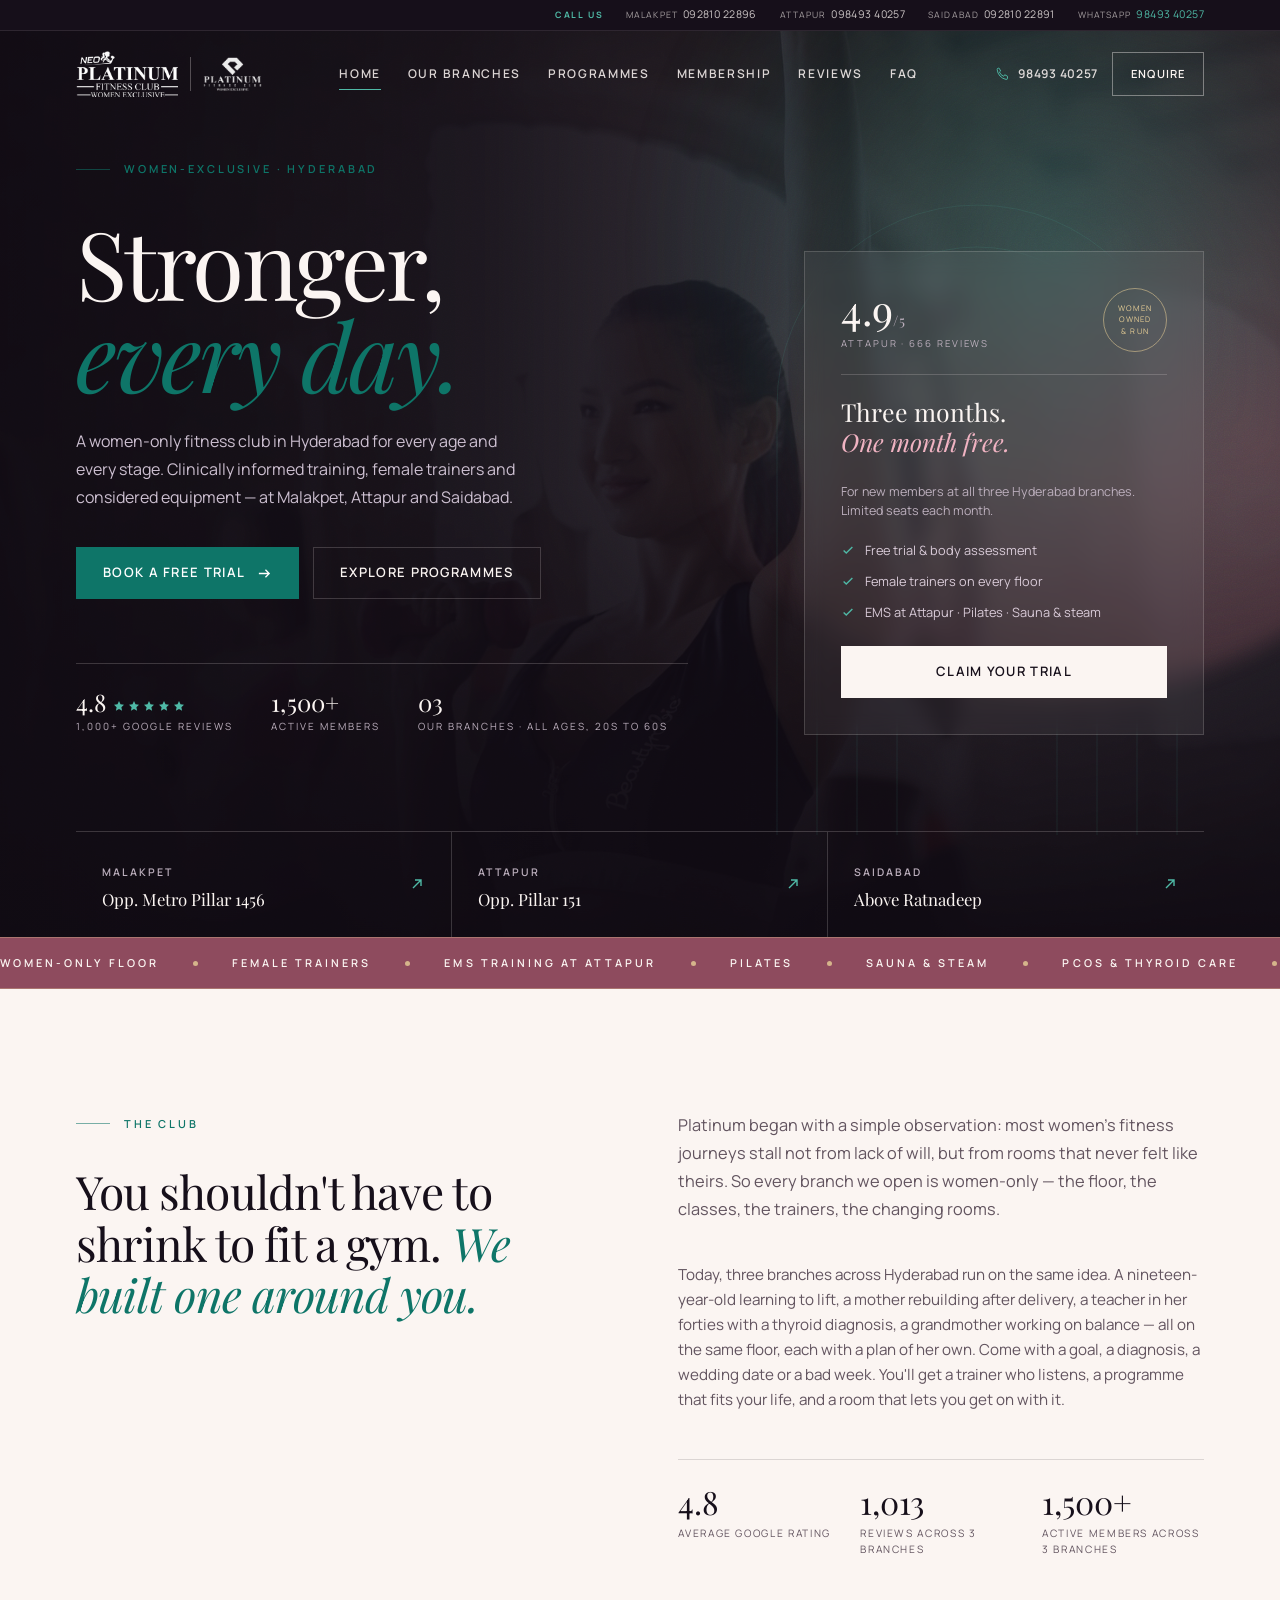
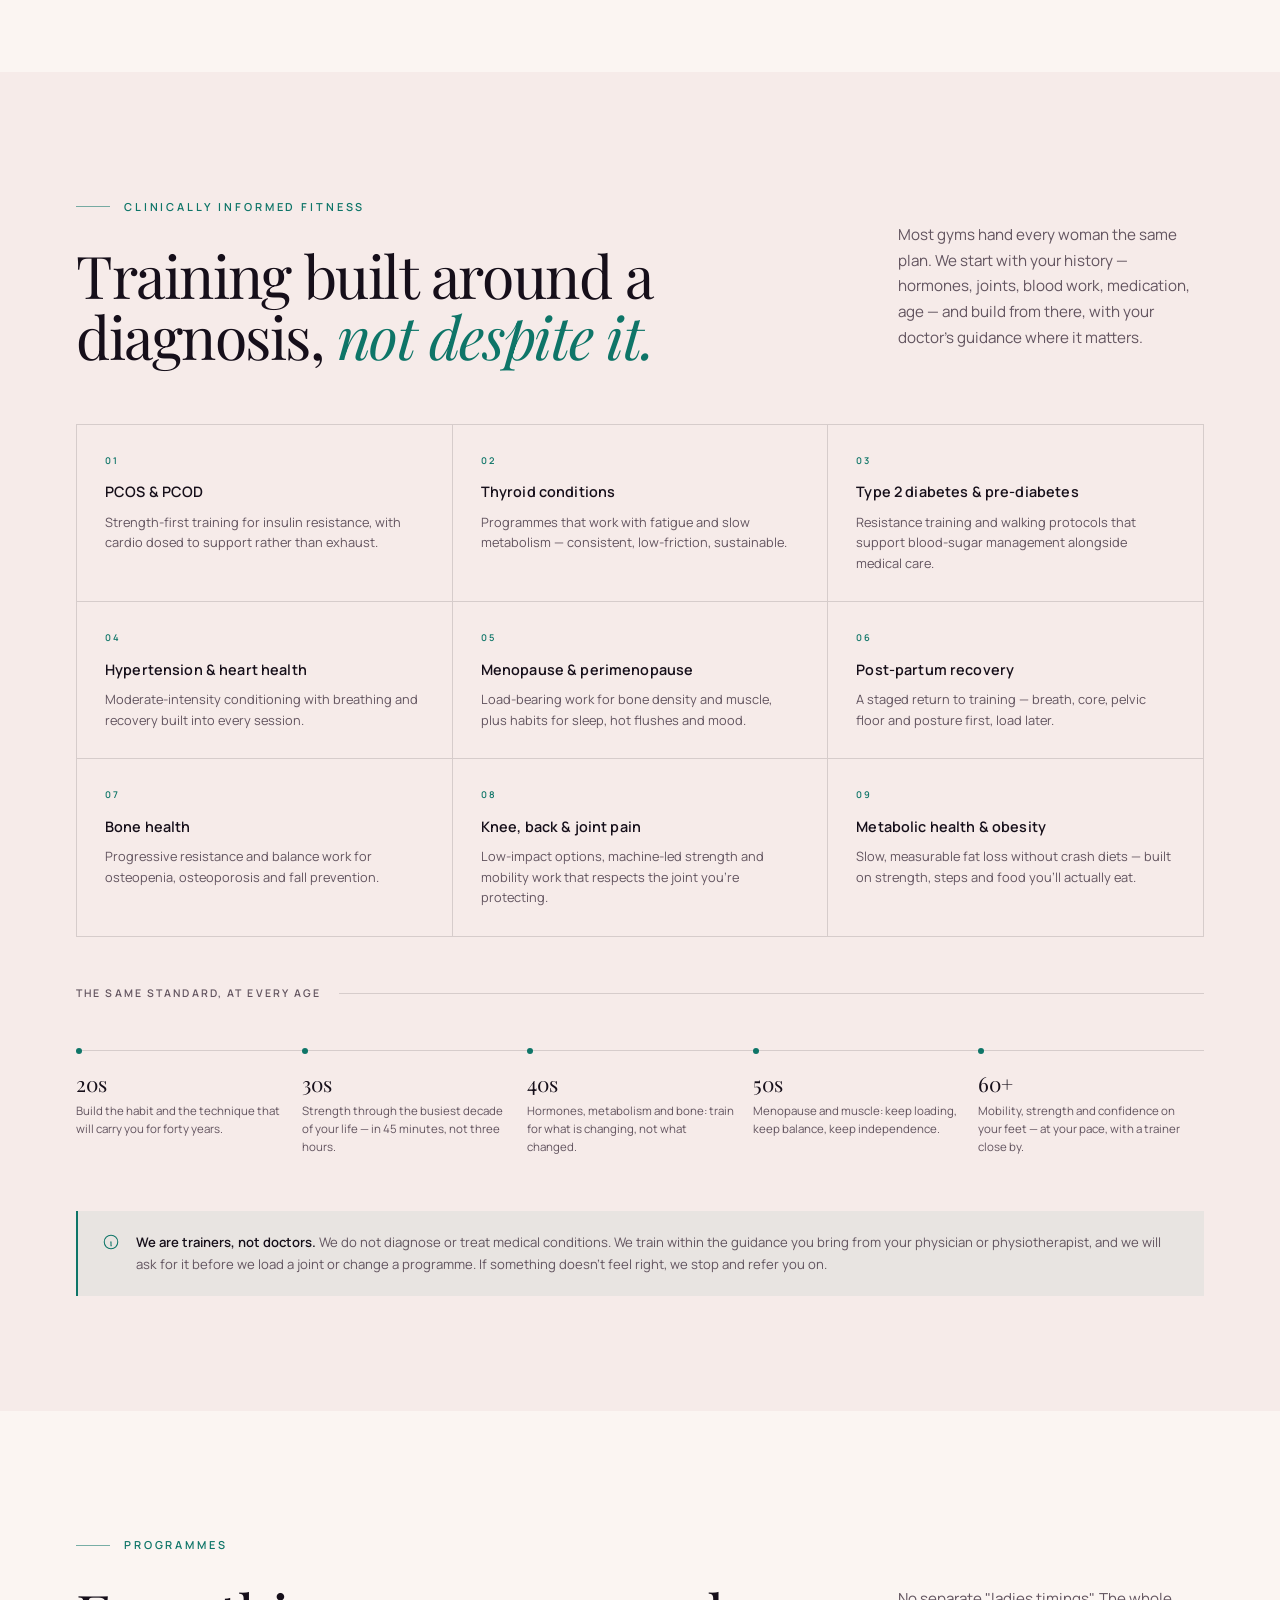
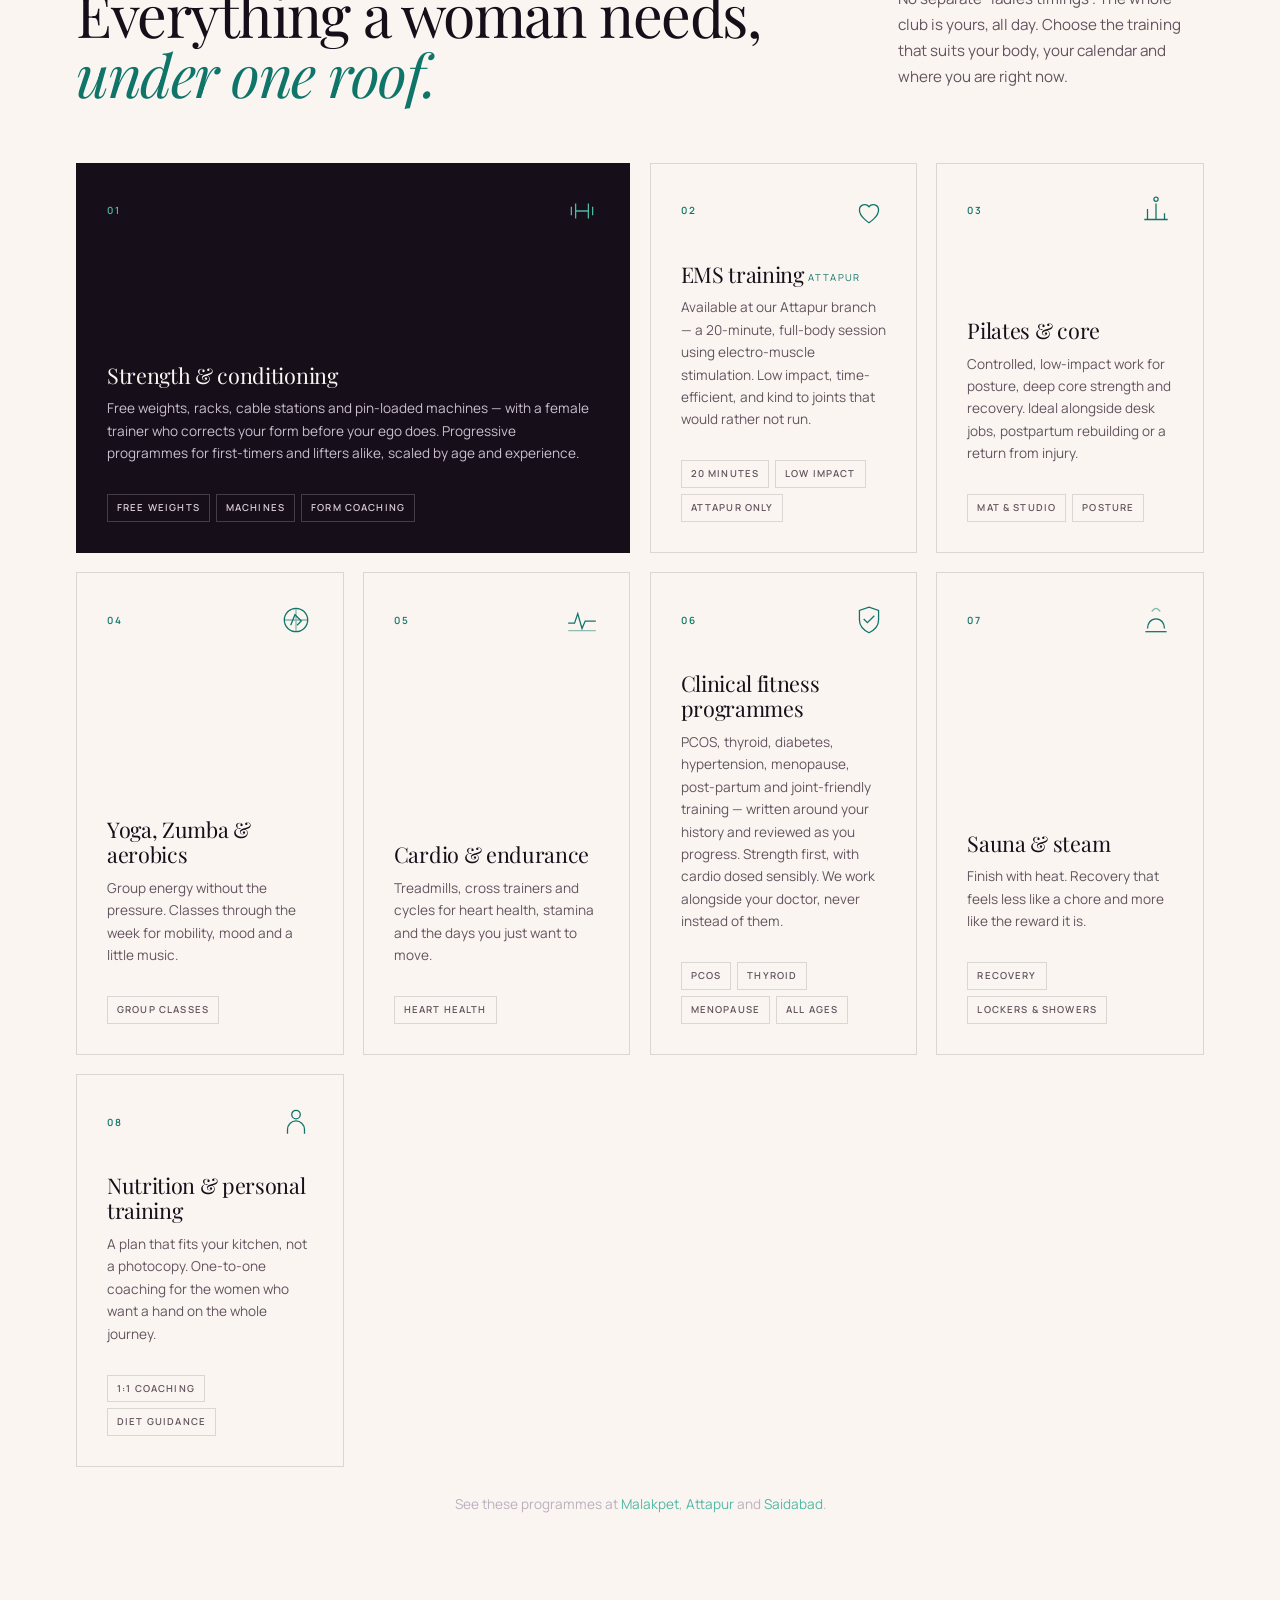
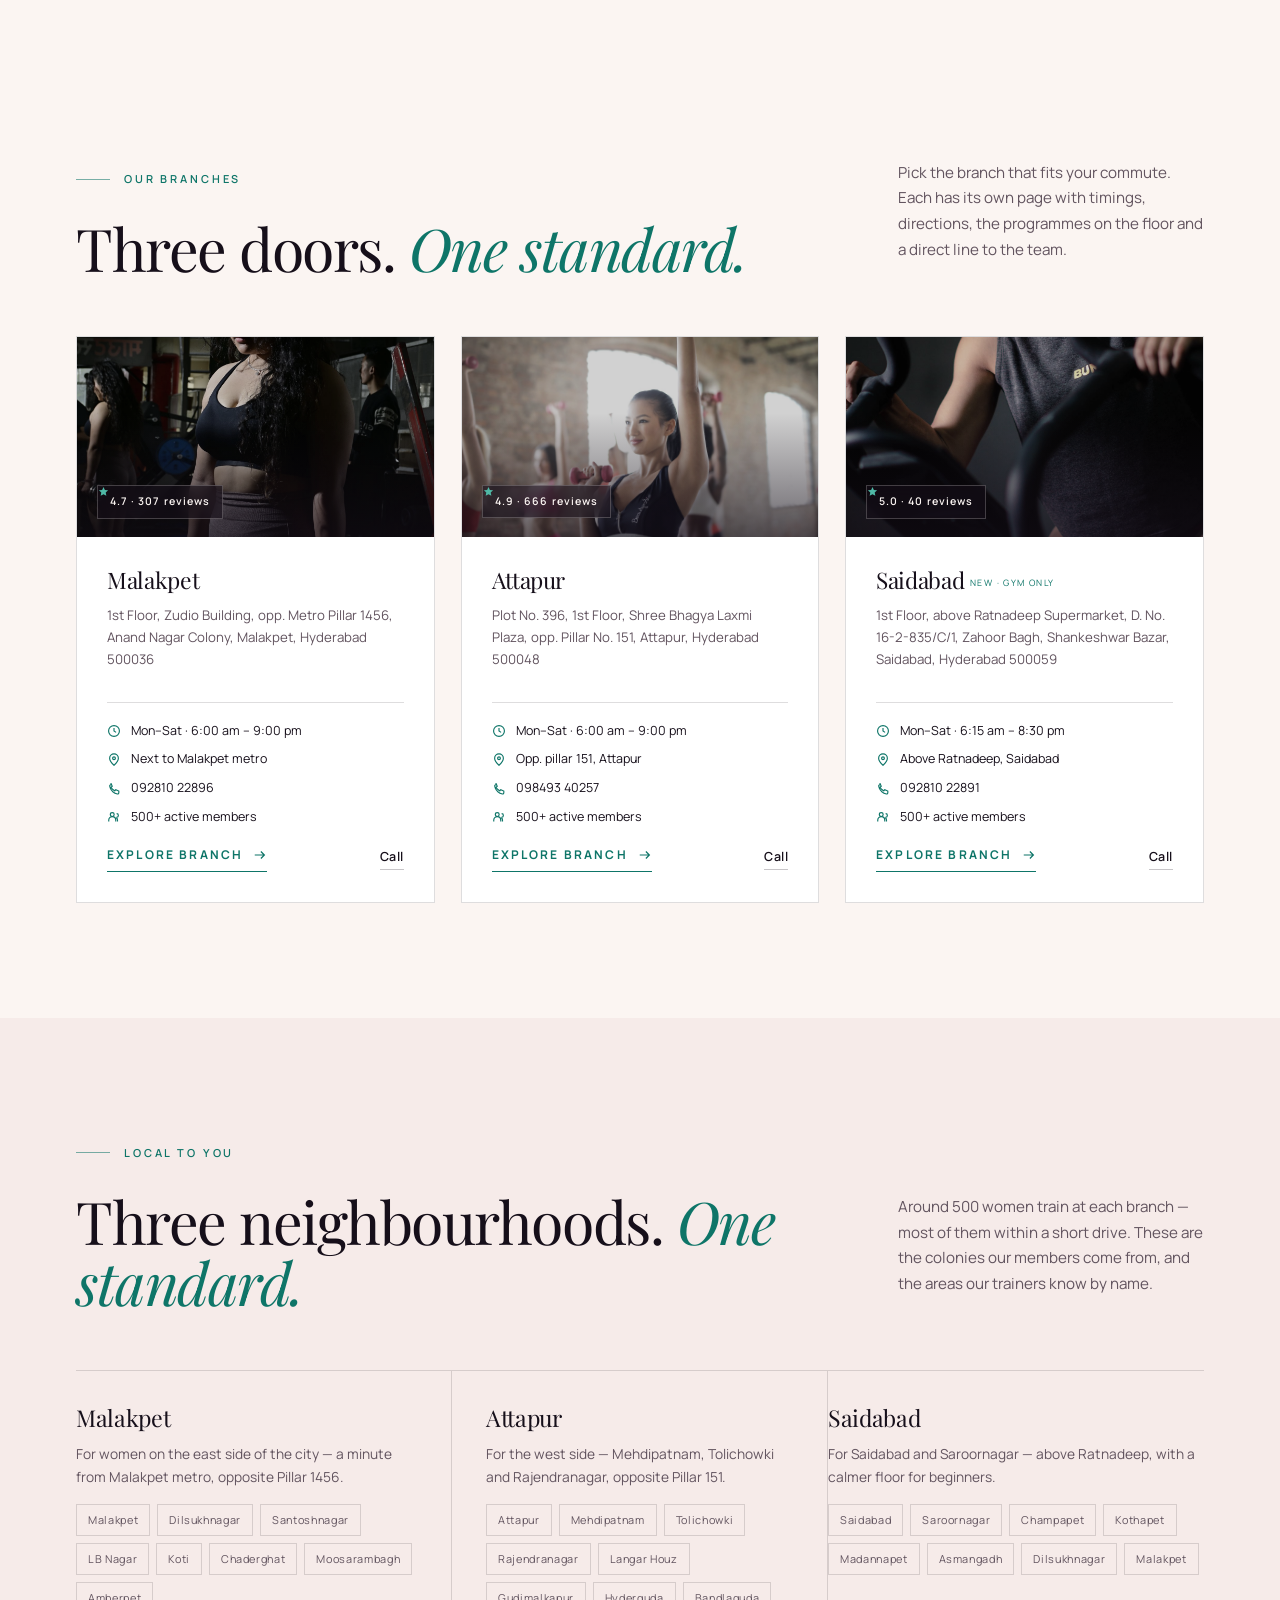
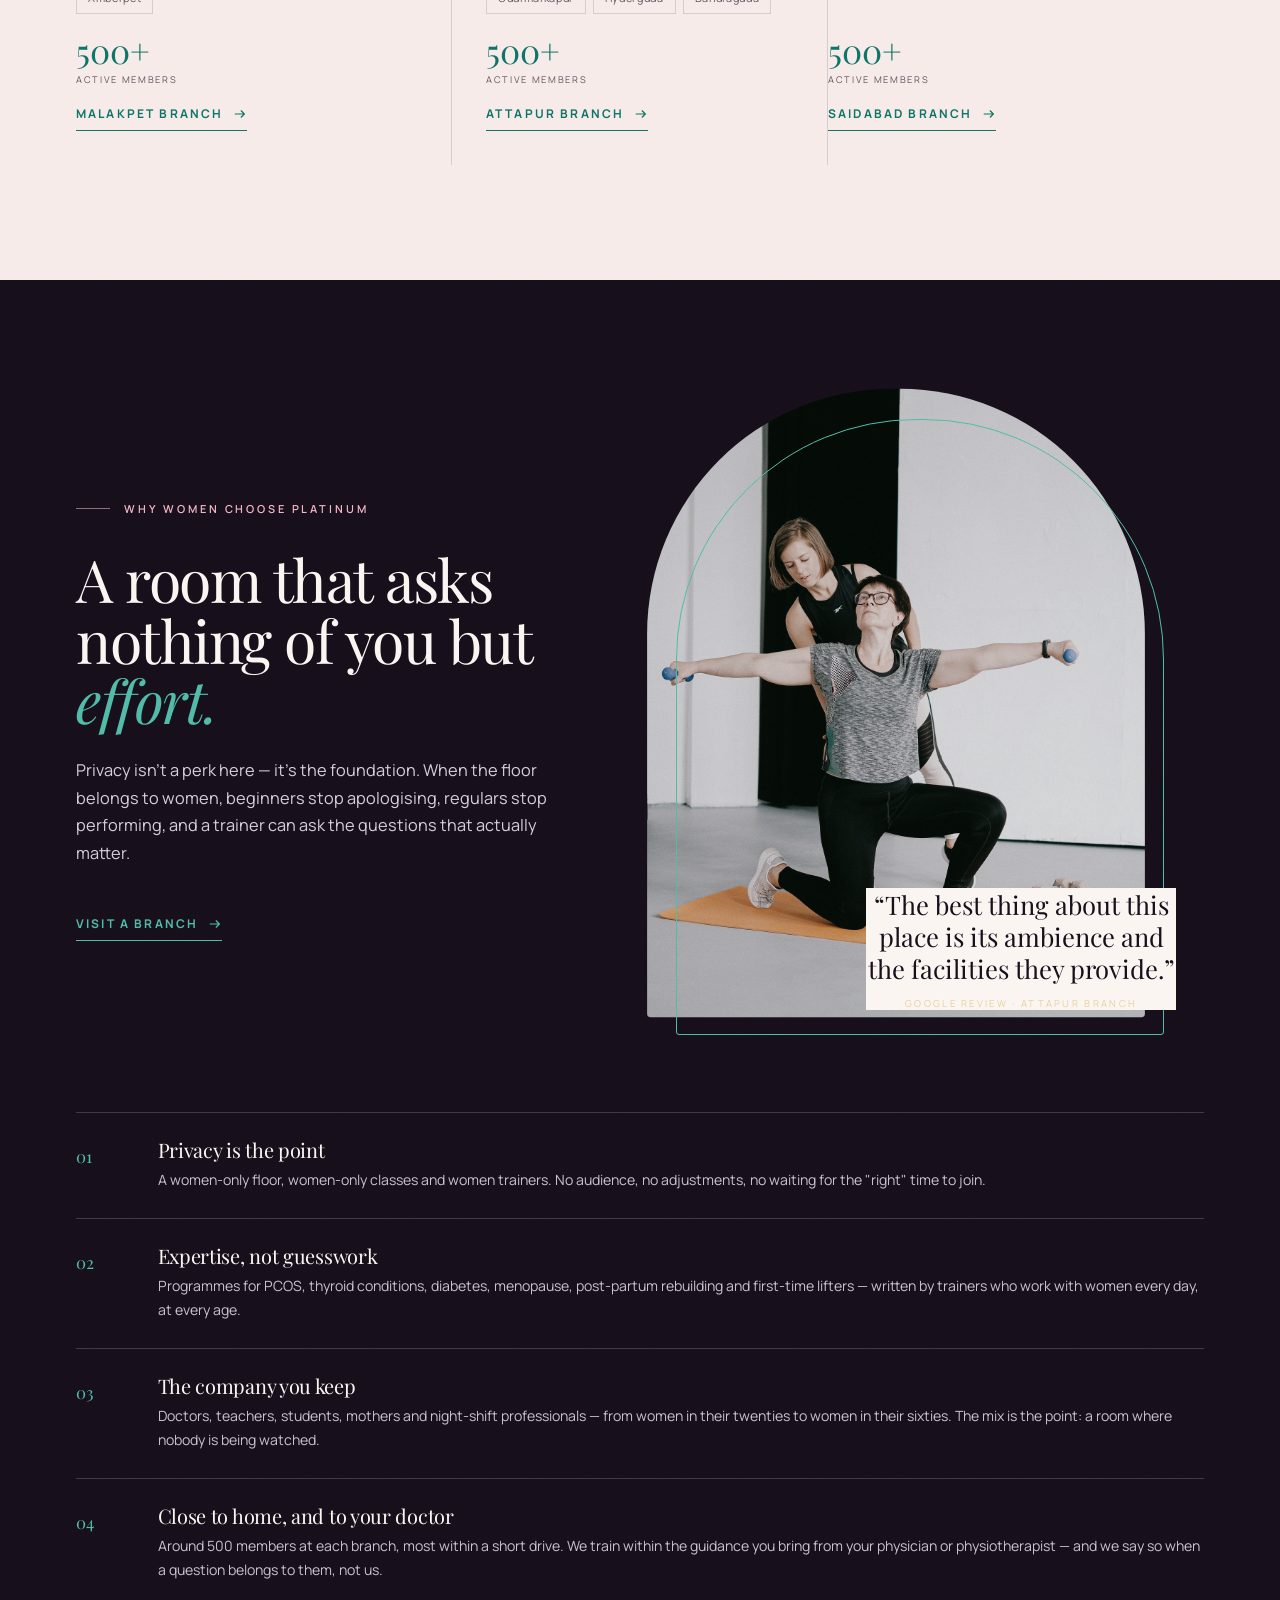
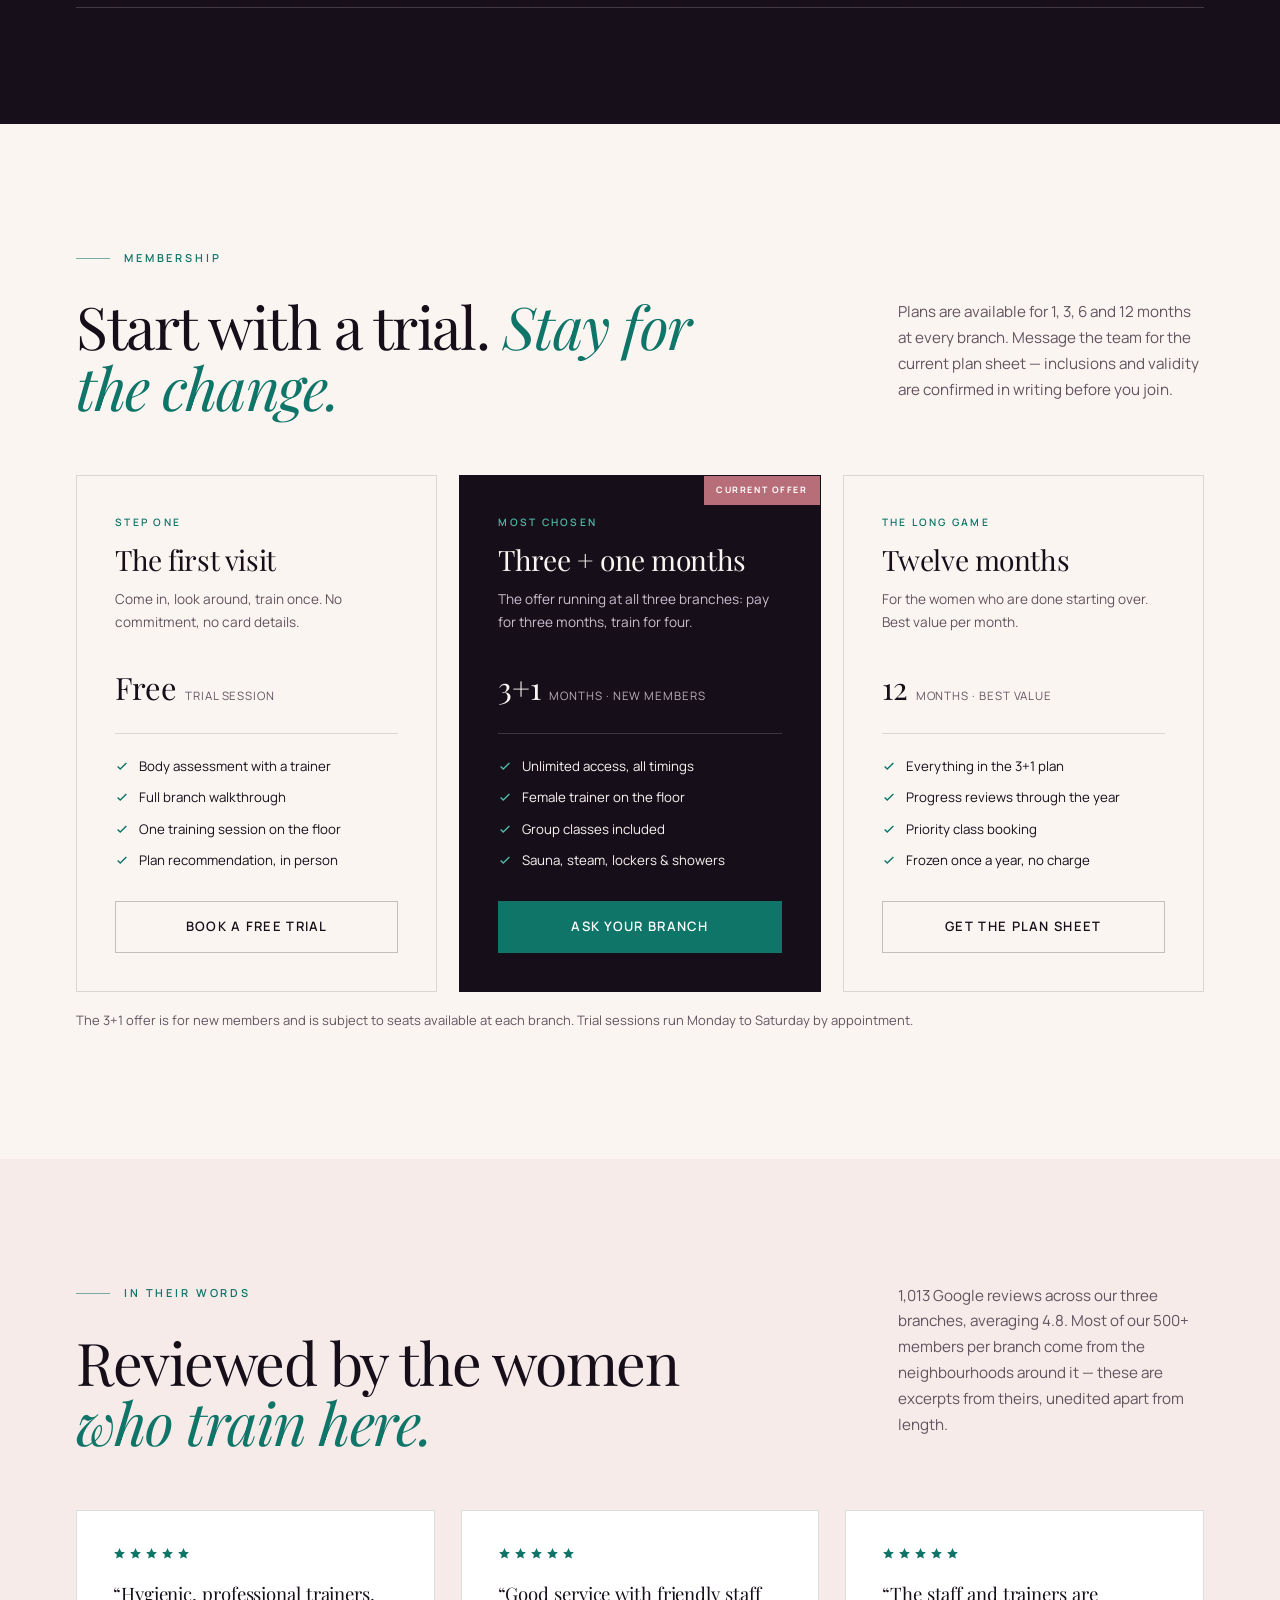
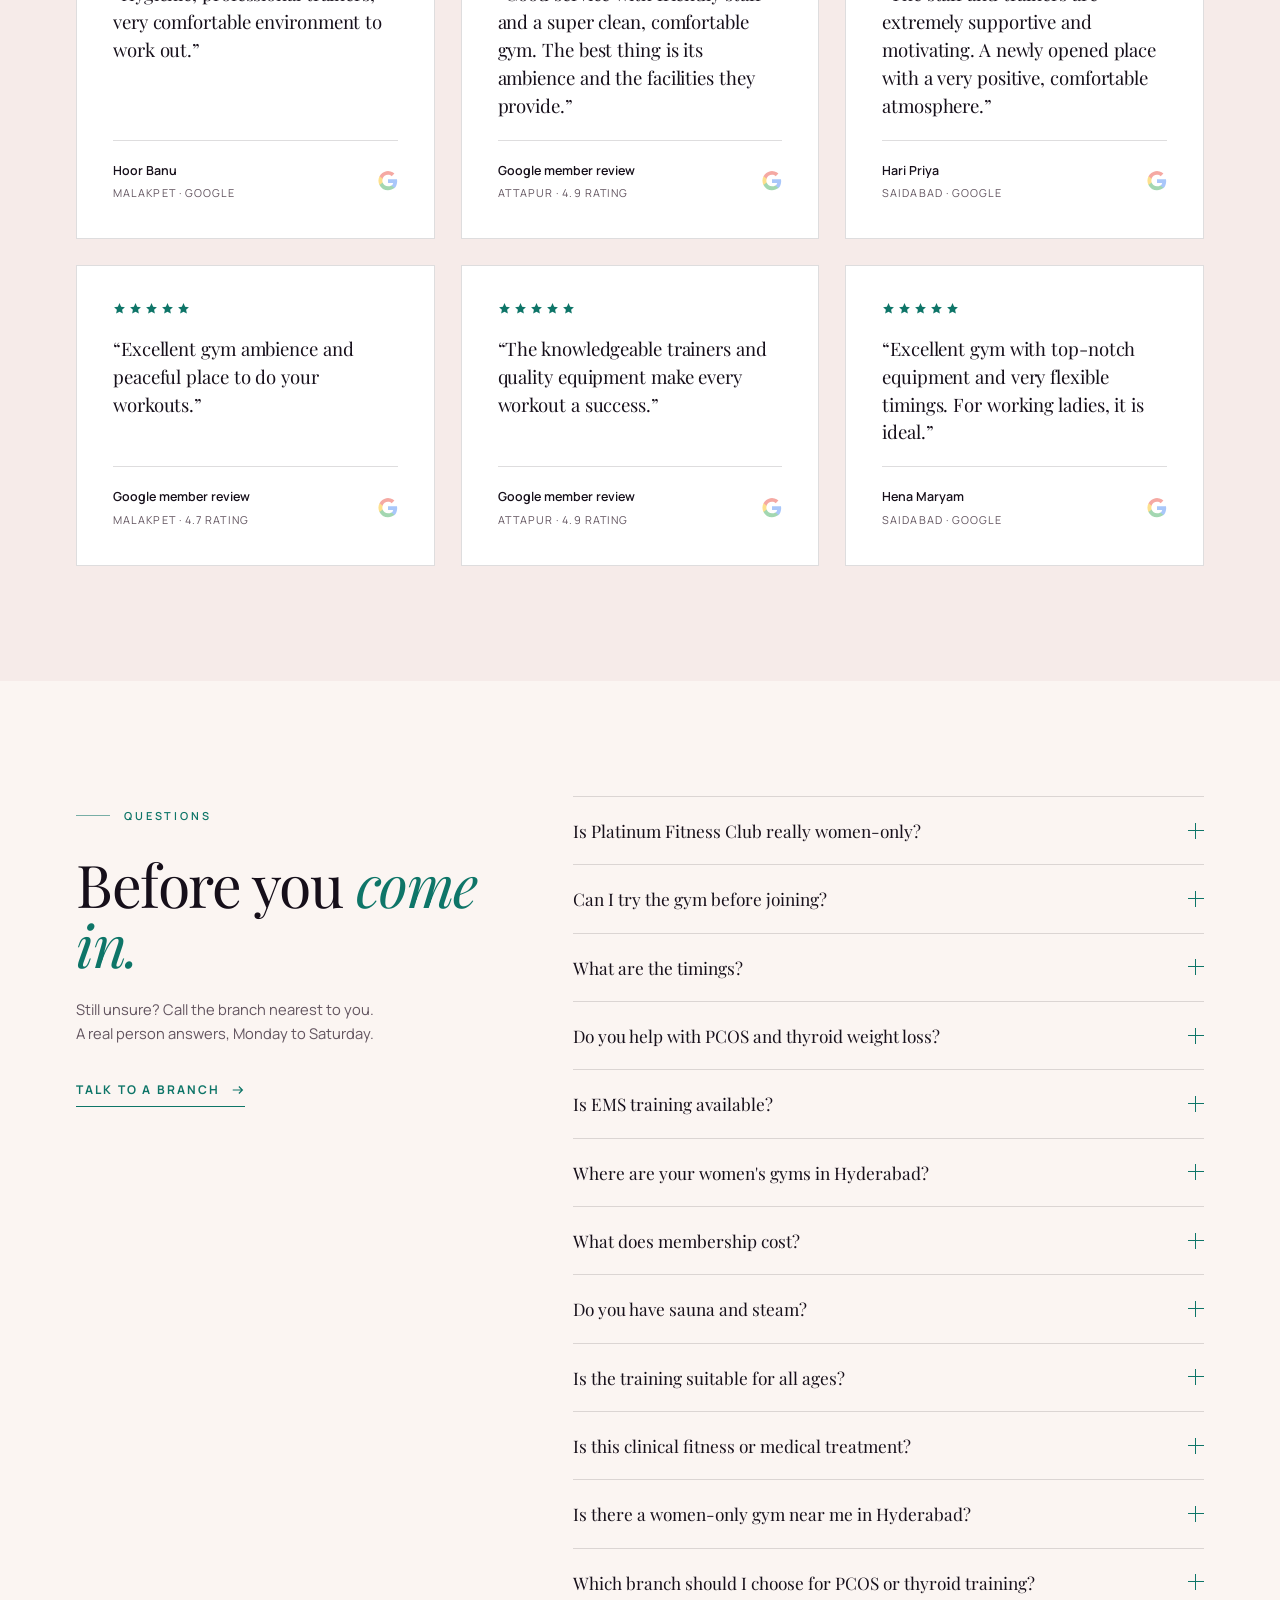
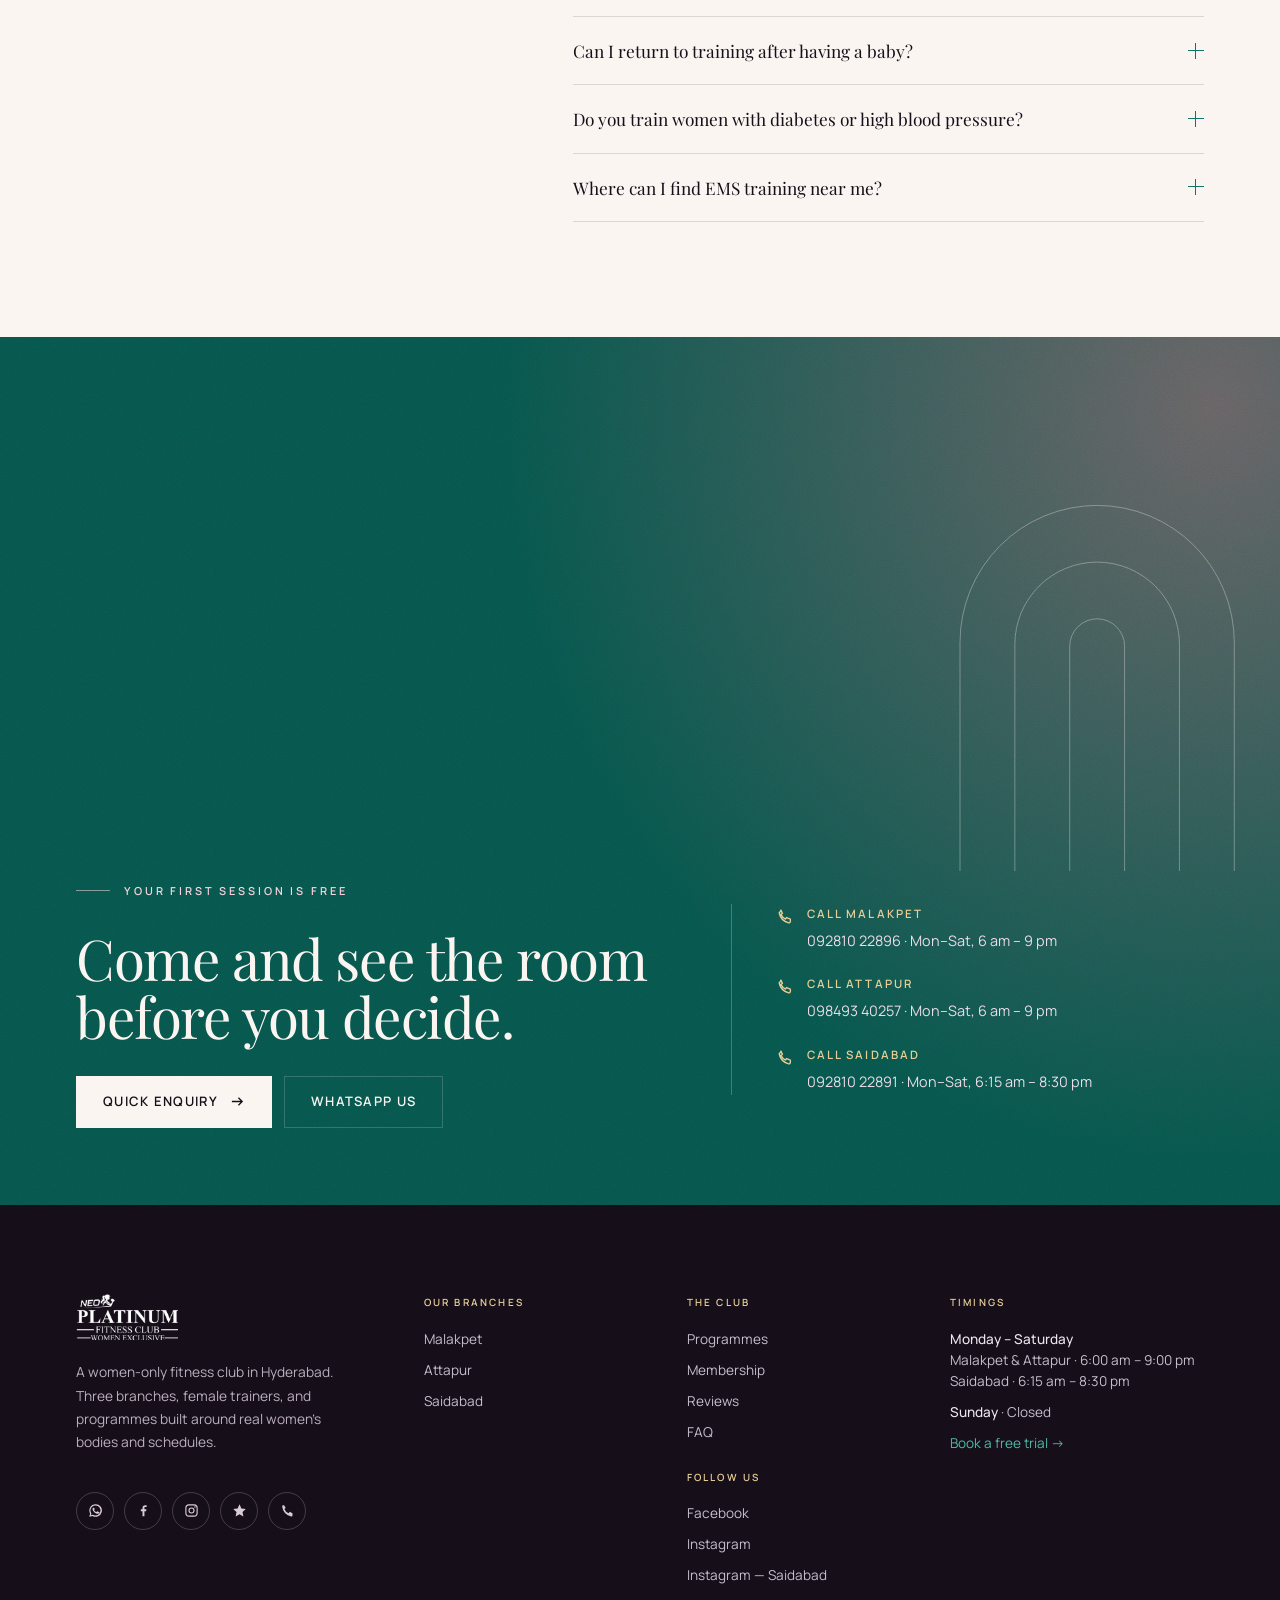
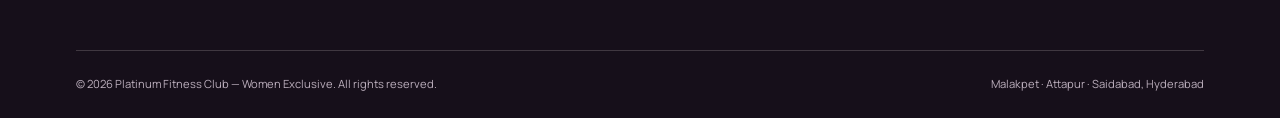
<file: index.html>
<!DOCTYPE html>
<html lang="en-IN">
<head>
<meta charset="utf-8">
<meta name="viewport" content="width=device-width, initial-scale=1">
<title>Women's Gym Hyderabad | All Ages | Platinum Fitness Club</title>
<meta name="description" content="Women-only gym in Hyderabad — Malakpet, Attapur and Saidabad. Female trainers, clinical fitness for every age, Pilates, EMS at Attapur. Free trial.">
<link rel="canonical" href="https://platinumfitnessclubwomen-hash.github.io/platinumfitnesswomen/">
<meta name="robots" content="index,follow,max-image-preview:large">
<meta name="theme-color" content="#160F1A">

<meta property="og:type" content="website">
<meta property="og:site_name" content="Platinum Fitness Club — Women Exclusive">
<meta property="og:title" content="Women-Only Gym in Hyderabad | Platinum Fitness Club Women Exclusive">
<meta property="og:description" content="Three women-only branches in Malakpet, Attapur and Saidabad. Female trainers, Pilates and PCOS &amp; thyroid programmes, with EMS at Attapur. Book a free trial.">
<meta property="og:url" content="https://platinumfitnessclubwomen-hash.github.io/platinumfitnesswomen/">
<meta property="og:image" content="https://platinumfitnessclubwomen-hash.github.io/platinumfitnesswomen/assets/img/og.png">
<meta property="og:image:width" content="1200">
<meta property="og:image:height" content="630">
<meta property="og:image:alt" content="Platinum Fitness Club Women Exclusive — Hyderabad">
<meta property="og:locale" content="en_IN">
<meta name="twitter:card" content="summary_large_image">
<meta name="twitter:title" content="Women-Only Gym in Hyderabad | Platinum Fitness Club">
<meta name="twitter:description" content="Three women-only branches in Malakpet, Attapur and Saidabad. Female trainers, Pilates, PCOS &amp; thyroid care, with EMS at Attapur.">
<meta name="twitter:image" content="https://platinumfitnessclubwomen-hash.github.io/platinumfitnesswomen/assets/img/og.png">
<meta name="twitter:image:alt" content="Platinum Fitness Club Women Exclusive — Hyderabad">

<link rel="icon" href="assets/img/favicon.svg" type="image/svg+xml">
<link rel="apple-touch-icon" href="assets/img/apple-touch-icon.png">
<link rel="preconnect" href="https://fonts.googleapis.com">
<link rel="preconnect" href="https://fonts.gstatic.com" crossorigin>
<link href="https://fonts.googleapis.com/css2?family=Manrope:wght@300;400;500;600;700&family=Playfair+Display:ital,wght@0,400;0,500;0,600;1,400;1,500&display=swap" rel="stylesheet">
<link rel="stylesheet" href="assets/css/style.css?v=2">
<script>document.documentElement.classList.add('js');</script>

<script type="application/ld+json">
{
  "@context": "https://schema.org",
  "@graph": [
    {
      "@type": "Organization",
      "@id": "https://platinumfitnessclubwomen-hash.github.io/platinumfitnesswomen/#organization",
      "name": "Platinum Fitness Club — Women Exclusive",
      "alternateName": "Platinum Fitness Club Women Exclusive",
      "url": "https://platinumfitnessclubwomen-hash.github.io/platinumfitnesswomen/",
      "image": "https://platinumfitnessclubwomen-hash.github.io/platinumfitnesswomen/assets/img/og.png",
      "logo": "https://platinumfitnessclubwomen-hash.github.io/platinumfitnesswomen/assets/img/logo.svg",
      "telephone": "+919849340257",
      "description": "Women-only fitness club in Hyderabad with branches in Malakpet, Attapur and Saidabad. Clinically informed training for women of every age: PCOS, thyroid, diabetes, menopause, post-partum and joint-friendly programmes, with female trainers, strength and cardio, Pilates, yoga, Zumba, sauna and steam, plus EMS at our Attapur branch.",
      "foundingLocation": { "@type": "Place", "name": "Hyderabad, Telangana, India" },
      "areaServed": [
        { "@type": "City", "name": "Hyderabad" },
        { "@type": "Place", "name": "Malakpet" },
        { "@type": "Place", "name": "Attapur" },
        { "@type": "Place", "name": "Saidabad" }
      ],
      "slogan": "Women exclusive. Every age.",
      "sameAs": [
        "https://www.facebook.com/womenexclusiveofficial",
        "https://www.instagram.com/platinumwomenfitness",
        "https://www.instagram.com/platinumwomenfitnesssaidabad/"
      ],
      "knowsAbout": ["Women's fitness", "Clinical fitness", "PCOS and thyroid friendly training", "Menopause and bone health", "Post-partum recovery", "EMS training", "Pilates", "Strength training"],
      "location": [
        { "@id": "https://platinumfitnessclubwomen-hash.github.io/platinumfitnesswomen/malakpet.html#gym" },
        { "@id": "https://platinumfitnessclubwomen-hash.github.io/platinumfitnesswomen/attapur.html#gym" },
        { "@id": "https://platinumfitnessclubwomen-hash.github.io/platinumfitnesswomen/saidabad.html#gym" }
      ]
    },
    {
      "@type": "WebSite",
      "@id": "https://platinumfitnessclubwomen-hash.github.io/platinumfitnesswomen/#website",
      "url": "https://platinumfitnessclubwomen-hash.github.io/platinumfitnesswomen/",
      "name": "Platinum Fitness Club — Women Exclusive",
      "publisher": { "@id": "https://platinumfitnessclubwomen-hash.github.io/platinumfitnesswomen/#organization" },
      "inLanguage": "en-IN"
    },
    {
      "@type": "FAQPage",
      "@id": "https://platinumfitnessclubwomen-hash.github.io/platinumfitnesswomen/#faq",
      "mainEntity": [
        {
          "@type": "Question",
          "name": "Is Platinum Fitness Club really women-only?",
          "acceptedAnswer": { "@type": "Answer", "text": "Yes. All three Hyderabad branches — Malakpet, Attapur and Saidabad — are women-exclusive. The gym floor, classes and training are for women only, and our trainers are women." }
        },
        {
          "@type": "Question",
          "name": "Can I try the gym before joining?",
          "acceptedAnswer": { "@type": "Answer", "text": "Yes. Every branch offers a free trial session with a body assessment. Call your nearest branch or WhatsApp 98493 40257 to book a slot, Monday to Saturday." }
        },
        {
          "@type": "Question",
          "name": "What are the gym timings?",
          "acceptedAnswer": { "@type": "Answer", "text": "Malakpet and Attapur are open Monday to Saturday, 6:00 am to 9:00 pm. Saidabad is open Monday to Saturday, 6:15 am to 8:30 pm. All three branches are closed on Sundays." }
        },
        {
          "@type": "Question",
          "name": "Do you help with PCOS and thyroid weight loss?",
          "acceptedAnswer": { "@type": "Answer", "text": "Yes. Our trainers build strength, cardio and habit plans around PCOS and thyroid conditions, working alongside the guidance of your doctor. The focus is sustainable fat loss, not crash dieting." }
        },
        {
          "@type": "Question",
          "name": "Is EMS training available?",
          "acceptedAnswer": { "@type": "Answer", "text": "Yes. EMS (electro-muscle stimulation) sessions are available at our Attapur branch — a 20-minute, low-impact full-body workout, useful when your schedule is tight or your joints need a gentler start. Malakpet and Saidabad do not offer EMS." }
        },
        {
          "@type": "Question",
          "name": "Where are your women's gyms in Hyderabad?",
          "acceptedAnswer": { "@type": "Answer", "text": "Malakpet: 1st Floor, Zudio Building, opposite Metro Pillar 1456, Anand Nagar Colony, 500036. Attapur: Plot 396, 1st Floor, Shree Bhagya Laxmi Plaza, opposite Pillar 151, 500048. Saidabad: 1st Floor, above Ratnadeep Supermarket, Zahoor Bagh, Shankeshwar Bazar, 500059." }
        },
        {
          "@type": "Question",
          "name": "What does membership cost?",
          "acceptedAnswer": { "@type": "Answer", "text": "Plans are available for 1, 3, 6 and 12 months, and the current offer gives three months plus one month free for new members. Message your branch on WhatsApp for the current plan sheet — your inclusions are confirmed in writing before you join." }
        },
        {
          "@type": "Question",
          "name": "Do you have sauna and steam facilities?",
          "acceptedAnswer": { "@type": "Answer", "text": "Yes, sauna and steam are part of the club's recovery facilities, along with lockers and showers. Availability can differ slightly by branch, so confirm with your branch when you book." }
        },
        {
          "@type": "Question",
          "name": "Is the training suitable for all ages?",
          "acceptedAnswer": { "@type": "Answer", "text": "Yes. Our members range from women in their twenties to women in their sixties, and every programme is scaled to age, experience and medical history. Older members train with a trainer nearby, using machines and loads chosen for joints and balance rather than ego." }
        },
        {
          "@type": "Question",
          "name": "Is this clinical fitness or medical treatment?",
          "acceptedAnswer": { "@type": "Answer", "text": "It is fitness informed by clinical guidance. Our trainers are fitness professionals, not doctors, and we do not diagnose or treat conditions. For PCOS, thyroid, diabetes, hypertension, menopause, bone health or post-partum recovery, we build training around the advice you bring from your physician or physiotherapist." }
        },
        {
          "@type": "Question",
          "name": "Is there a women-only gym near me in Hyderabad?",
          "acceptedAnswer": { "@type": "Answer", "text": "Yes. We have three women-only branches in Hyderabad: Malakpet, a minute from the metro; Attapur, convenient for Mehdipatnam and Tolichowki; and Saidabad, near Shankeshwar Bazar. Choose the branch closest to you on our Branches page." }
        },
        {
          "@type": "Question",
          "name": "Which branch should I choose for PCOS or thyroid training?",
          "acceptedAnswer": { "@type": "Answer", "text": "All three branches can build PCOS and thyroid programmes around your doctor's guidance. Malakpet sees a high volume of these plans, while Attapur has the largest floor and EMS as a low-impact option. Your free body assessment will help you decide." }
        },
        {
          "@type": "Question",
          "name": "Can I return to training after having a baby?",
          "acceptedAnswer": { "@type": "Answer", "text": "Yes, once you and your doctor agree you are ready. Post-partum training starts gently with breathing, core reconnection and walking before loaded work. Bring your clinician's guidance and we will scale the plan around it." }
        },
        {
          "@type": "Question",
          "name": "Do you train women with diabetes or high blood pressure?",
          "acceptedAnswer": { "@type": "Answer", "text": "Yes. With guidance from your doctor, we build strength-first plans and pay attention to how you respond. We are fitness trainers, not doctors: we do not diagnose conditions, change medication or give medical treatment." }
        },
        {
          "@type": "Question",
          "name": "Where can I find EMS training near me?",
          "acceptedAnswer": { "@type": "Answer", "text": "EMS training is available at our Attapur branch only. It is a 20-minute low-impact full-body session. Malakpet and Saidabad do not offer EMS, but both have full strength and cardio floors." }
        }
      ]
    }
  ]
}
</script>
</head>
<body data-page="home">
<a class="skip" href="#main">Skip to content</a>

<header class="header header--over-hero" id="site-header">
  <div class="header__numbers">
    <div class="wrap header__numbers-inner">
      <span class="header__numbers-label">Call us</span>
      <a href="tel:+919281022896"><span>Malakpet</span>092810 22896</a>
      <a href="tel:+919849340257"><span>Attapur</span>098493 40257</a>
      <a href="tel:+919281022891"><span>Saidabad</span>092810 22891</a>
      <a href="https://wa.me/919849340257" target="_blank" rel="noopener"><span>WhatsApp</span>98493 40257</a>
    </div>
  </div>
  <div class="wrap header__inner">
    <a class="brand" href="index.html" aria-label="Platinum Fitness Club Women Exclusive — home">
      <img class="brand__logo" src="assets/img/src/logo-web.png" alt="Platinum Fitness Club Women Exclusive" width="200" height="52">
      <span class="brand__divider" aria-hidden="true"></span>
      <img class="brand__logo brand__logo--second" src="assets/img/src/stronger-every-day.png" alt="Stronger Every Day" width="150" height="86">
    </a>

    <nav class="nav" aria-label="Primary">
      <a class="nav__link" href="index.html" aria-current="page">Home</a>
      <a class="nav__link" href="index.html#branches">Our Branches</a>
      <a class="nav__link" href="index.html#programmes">Programmes</a>
      <a class="nav__link" href="index.html#membership">Membership</a>
      <a class="nav__link" href="index.html#reviews">Reviews</a>
      <a class="nav__link" href="index.html#faq">FAQ</a>
    </nav>

    <div class="header__cta">
      <a class="header__phone" href="tel:+919849340257">
        <svg viewBox="0 0 24 24" fill="none" stroke="currentColor" stroke-width="1.5" aria-hidden="true"><path d="M6.6 3.5 9 8l-2 1.6a12.5 12.5 0 0 0 6.9 6.9L15.5 14l4.5 2.4v3.1a2 2 0 0 1-2.2 2A17.5 17.5 0 0 1 3.5 5.7a2 2 0 0 1 2-2.2h1.1Z"/></svg>
        98493 40257
      </a>
      <button class="btn btn--ghost btn--sm js-enquire" type="button">Enquire</button>
      <button class="burger" type="button" aria-label="Open menu" aria-expanded="false" aria-controls="drawer"><span></span></button>
    </div>
  </div>
</header>

<div class="drawer" id="drawer" aria-hidden="true">
  <nav class="drawer__nav" aria-label="Mobile">
    <a class="drawer__link" href="index.html"><span>01</span>Home</a>
    <a class="drawer__link" href="malakpet.html"><span>02</span>Malakpet</a>
    <a class="drawer__link" href="attapur.html"><span>03</span>Attapur</a>
    <a class="drawer__link" href="saidabad.html"><span>04</span>Saidabad</a>
    <a class="drawer__link" href="index.html#membership"><span>05</span>Membership</a>
  </nav>
  <div class="drawer__brand">
    <img class="brand__logo" src="assets/img/src/logo-web.png" alt="" width="190" height="48">
  </div>
  <div class="drawer__foot">
    <p class="micro" style="color:var(--muted-light)">Women-only · Hyderabad</p>
    <a class="drawer__phone" href="tel:+919849340257">98493 40257</a>
  </div>
</div>

<main id="main">

  <!-- ============ HERO ============ -->
  <section class="hero grain">
    <div class="hero__photo" style="background-image:url('assets/img/src/w-group.jpg')" aria-hidden="true"></div>
    <div class="hero__glow" aria-hidden="true"></div>
    <div class="hero__arches" aria-hidden="true">
      <svg viewBox="0 0 760 760" fill="none">
        <g stroke="#4FB9A6" stroke-opacity=".22">
          <path d="M180 760V330a200 200 0 0 1 400 0v430"/>
          <path d="M220 760V332a160 160 0 0 1 320 0v428"/>
          <path d="M260 760V334a120 120 0 0 1 240 0v426"/>
          <path d="M300 760V336a80 80 0 0 1 160 0v424"/>
        </g>
        <circle cx="380" cy="330" r="3" fill="#4FB9A6" fill-opacity=".5"/>
      </svg>
    </div>

    <div class="wrap">
      <div class="hero__inner">
        <div class="hero__copy">
          <p class="eyebrow" data-reveal>Women-exclusive · Hyderabad</p>
          <h1 class="display-xl hero__title" data-reveal data-reveal-delay="1">
            Stronger,<br><em class="serif-italic">every day.</em>
          </h1>
          <p class="hero__lede" data-reveal data-reveal-delay="2">
            A women-only fitness club in Hyderabad for every age and every stage. Clinically informed
            training, female trainers and considered equipment — at Malakpet, Attapur and Saidabad.
          </p>
          <div class="hero__actions" data-reveal data-reveal-delay="3">
            <a class="btn btn--teal" href="index.html#branches">
              Book a free trial
              <svg viewBox="0 0 16 16" fill="none" stroke="currentColor" stroke-width="1.4" aria-hidden="true"><path d="M2 8h11M9 4l4 4-4 4"/></svg>
            </a>
            <a class="btn btn--outline-light" href="index.html#programmes">Explore programmes</a>
          </div>

          <div class="hero__proof" data-reveal data-reveal-delay="4">
            <div class="proof">
              <span class="proof__num">4.8 <span class="stars" aria-hidden="true">
                <svg viewBox="0 0 24 24" fill="currentColor"><path d="m12 2 3 6.6 7 .9-5.2 4.9 1.4 7L12 18l-6.2 3.4 1.4-7L2 9.5l7-.9Z"/></svg>
                <svg viewBox="0 0 24 24" fill="currentColor"><path d="m12 2 3 6.6 7 .9-5.2 4.9 1.4 7L12 18l-6.2 3.4 1.4-7L2 9.5l7-.9Z"/></svg>
                <svg viewBox="0 0 24 24" fill="currentColor"><path d="m12 2 3 6.6 7 .9-5.2 4.9 1.4 7L12 18l-6.2 3.4 1.4-7L2 9.5l7-.9Z"/></svg>
                <svg viewBox="0 0 24 24" fill="currentColor"><path d="m12 2 3 6.6 7 .9-5.2 4.9 1.4 7L12 18l-6.2 3.4 1.4-7L2 9.5l7-.9Z"/></svg>
                <svg viewBox="0 0 24 24" fill="currentColor"><path d="m12 2 3 6.6 7 .9-5.2 4.9 1.4 7L12 18l-6.2 3.4 1.4-7L2 9.5l7-.9Z"/></svg>
              </span></span>
              <span class="proof__label">1,000+ Google reviews</span>
            </div>
            <div class="proof">
              <span class="proof__num">1,500+</span>
              <span class="proof__label">Active members</span>
            </div>
            <div class="proof">
              <span class="proof__num">03</span>
              <span class="proof__label">Our Branches · all ages, 20s to 60s</span>
            </div>
          </div>
        </div>

        <div class="hero__panel">
          <aside class="hero-card" data-reveal data-reveal-delay="2" aria-label="Current offer">
            <div class="hero-card__top">
              <div class="hero-card__rating">
                <span class="hero-card__score">4.9<small>/5</small></span>
                <span class="hero-card__label">Attapur · 666 reviews</span>
              </div>
              <div class="hero-card__seal">Women<br>owned<br>&amp; run</div>
            </div>
            <div class="hero-card__divider"></div>
            <p class="hero-card__offer">Three months.<br><em>One month free.</em></p>
            <p class="hero-card__note">For new members at all three Hyderabad branches. Limited seats each month.</p>
            <ul class="hero-card__list">
              <li><svg viewBox="0 0 16 16" fill="none" stroke="currentColor" stroke-width="1.6" aria-hidden="true"><path d="m3 8.5 3 3 7-7"/></svg>Free trial &amp; body assessment</li>
              <li><svg viewBox="0 0 16 16" fill="none" stroke="currentColor" stroke-width="1.6" aria-hidden="true"><path d="m3 8.5 3 3 7-7"/></svg>Female trainers on every floor</li>
              <li><svg viewBox="0 0 16 16" fill="none" stroke="currentColor" stroke-width="1.6" aria-hidden="true"><path d="m3 8.5 3 3 7-7"/></svg>EMS at Attapur · Pilates · Sauna &amp; steam</li>
            </ul>
            <a class="btn btn--light btn--block" href="index.html#branches">Claim your trial</a>
          </aside>
        </div>
      </div>

      <div class="hero__strip">
        <a href="malakpet.html">
          <div>
            <span class="micro">Malakpet</span>
            <strong>Opp. Metro Pillar 1456</strong>
          </div>
          <svg viewBox="0 0 16 16" fill="none" stroke="currentColor" stroke-width="1.4" aria-hidden="true"><path d="M4 12 12 4M6 4h6v6"/></svg>
        </a>
        <a href="attapur.html">
          <div>
            <span class="micro">Attapur</span>
            <strong>Opp. Pillar 151</strong>
          </div>
          <svg viewBox="0 0 16 16" fill="none" stroke="currentColor" stroke-width="1.4" aria-hidden="true"><path d="M4 12 12 4M6 4h6v6"/></svg>
        </a>
        <a href="saidabad.html">
          <div>
            <span class="micro">Saidabad</span>
            <strong>Above Ratnadeep</strong>
          </div>
          <svg viewBox="0 0 16 16" fill="none" stroke="currentColor" stroke-width="1.4" aria-hidden="true"><path d="M4 12 12 4M6 4h6v6"/></svg>
        </a>
      </div>
    </div>
  </section>

  <!-- ============ MARQUEE ============ -->
  <div class="marquee" aria-hidden="true">
    <div class="marquee__track">
      <div class="marquee__group">
        <span>Women-only floor</span><i></i>
        <span>Female trainers</span><i></i>
        <span>EMS training at Attapur</span><i></i>
        <span>Pilates</span><i></i>
        <span>Sauna &amp; steam</span><i></i>
        <span>PCOS &amp; thyroid care</span><i></i>
        <span>Free trial &amp; body assessment</span><i></i>
      </div>
      <div class="marquee__group">
        <span>Women-only floor</span><i></i>
        <span>Female trainers</span><i></i>
        <span>EMS training at Attapur</span><i></i>
        <span>Pilates</span><i></i>
        <span>Sauna &amp; steam</span><i></i>
        <span>PCOS &amp; thyroid care</span><i></i>
        <span>Free trial &amp; body assessment</span><i></i>
      </div>
    </div>
  </div>

  <!-- ============ INTRO ============ -->
  <section class="section intro">
    <div class="wrap">
      <div class="intro__grid">
        <div>
          <p class="eyebrow" data-reveal>The club</p>
          <h2 class="intro__quote" data-reveal data-reveal-delay="1" style="margin-top:22px">
            You shouldn't have to shrink to fit a gym. <em class="serif-italic">We built one around you.</em>
          </h2>
        </div>
        <div class="intro__body" data-reveal data-reveal-delay="2">
          <p class="lede">
            Platinum began with a simple observation: most women's fitness journeys stall not from lack of will,
            but from rooms that never felt like theirs. So every branch we open is women-only — the floor,
            the classes, the trainers, the changing rooms.
          </p>
          <p class="body-muted" style="font-size:.95rem">
            Today, three branches across Hyderabad run on the same idea. A nineteen-year-old learning to
            lift, a mother rebuilding after delivery, a teacher in her forties with a thyroid diagnosis,
            a grandmother working on balance — all on the same floor, each with a plan of her own.
            Come with a goal, a diagnosis, a wedding date or a bad week. You'll get a trainer who listens,
            a programme that fits your life, and a room that lets you get on with it.
          </p>
          <div class="intro__stats">
            <div class="stat">
              <div class="stat__num">4.8</div>
              <div class="stat__label">Average Google rating</div>
            </div>
            <div class="stat">
              <div class="stat__num">1,013</div>
              <div class="stat__label">Reviews across 3 branches</div>
            </div>
            <div class="stat">
              <div class="stat__num">1,500+</div>
              <div class="stat__label">Active members across 3 branches</div>
            </div>
          </div>
        </div>
      </div>
    </div>
  </section>

  <!-- ============ CLINICAL ============ -->
  <section class="section section--cream2" id="clinical">
    <div class="wrap">
      <div class="section-head">
        <div>
          <p class="eyebrow" data-reveal>Clinically informed fitness</p>
          <h2 class="display-l section-head__title" data-reveal data-reveal-delay="1">Training built around a diagnosis, <em class="serif-italic">not despite it.</em></h2>
        </div>
        <p class="section-head__aside" data-reveal data-reveal-delay="2">
          Most gyms hand every woman the same plan. We start with your history — hormones, joints, blood
          work, medication, age — and build from there, with your doctor's guidance where it matters.
        </p>
      </div>

      <div class="clinical">
        <div class="clinical__item" data-reveal>
          <span class="clinical__no">01</span>
          <span class="clinical__k">PCOS &amp; PCOD</span>
          <span class="clinical__v">Strength-first training for insulin resistance, with cardio dosed to support rather than exhaust.</span>
        </div>
        <div class="clinical__item" data-reveal data-reveal-delay="1">
          <span class="clinical__no">02</span>
          <span class="clinical__k">Thyroid conditions</span>
          <span class="clinical__v">Programmes that work with fatigue and slow metabolism — consistent, low-friction, sustainable.</span>
        </div>
        <div class="clinical__item" data-reveal data-reveal-delay="2">
          <span class="clinical__no">03</span>
          <span class="clinical__k">Type 2 diabetes &amp; pre-diabetes</span>
          <span class="clinical__v">Resistance training and walking protocols that support blood-sugar management alongside medical care.</span>
        </div>
        <div class="clinical__item" data-reveal>
          <span class="clinical__no">04</span>
          <span class="clinical__k">Hypertension &amp; heart health</span>
          <span class="clinical__v">Moderate-intensity conditioning with breathing and recovery built into every session.</span>
        </div>
        <div class="clinical__item" data-reveal data-reveal-delay="1">
          <span class="clinical__no">05</span>
          <span class="clinical__k">Menopause &amp; perimenopause</span>
          <span class="clinical__v">Load-bearing work for bone density and muscle, plus habits for sleep, hot flushes and mood.</span>
        </div>
        <div class="clinical__item" data-reveal data-reveal-delay="2">
          <span class="clinical__no">06</span>
          <span class="clinical__k">Post-partum recovery</span>
          <span class="clinical__v">A staged return to training — breath, core, pelvic floor and posture first, load later.</span>
        </div>
        <div class="clinical__item" data-reveal>
          <span class="clinical__no">07</span>
          <span class="clinical__k">Bone health</span>
          <span class="clinical__v">Progressive resistance and balance work for osteopenia, osteoporosis and fall prevention.</span>
        </div>
        <div class="clinical__item" data-reveal data-reveal-delay="1">
          <span class="clinical__no">08</span>
          <span class="clinical__k">Knee, back &amp; joint pain</span>
          <span class="clinical__v">Low-impact options, machine-led strength and mobility work that respects the joint you're protecting.</span>
        </div>
        <div class="clinical__item" data-reveal data-reveal-delay="2">
          <span class="clinical__no">09</span>
          <span class="clinical__k">Metabolic health &amp; obesity</span>
          <span class="clinical__v">Slow, measurable fat loss without crash diets — built on strength, steps and food you'll actually eat.</span>
        </div>
      </div>

      <div style="margin-top:clamp(34px,4vw,48px)">
        <div class="rule-label"><span class="micro">The same standard, at every age</span></div>
        <div class="ages">
          <div class="age"><div class="age__n">20s</div><p class="age__t">Build the habit and the technique that will carry you for forty years.</p></div>
          <div class="age"><div class="age__n">30s</div><p class="age__t">Strength through the busiest decade of your life — in 45 minutes, not three hours.</p></div>
          <div class="age"><div class="age__n">40s</div><p class="age__t">Hormones, metabolism and bone: train for what is changing, not what changed.</p></div>
          <div class="age"><div class="age__n">50s</div><p class="age__t">Menopause and muscle: keep loading, keep balance, keep independence.</p></div>
          <div class="age"><div class="age__n">60+</div><p class="age__t">Mobility, strength and confidence on your feet — at your pace, with a trainer close by.</p></div>
        </div>
      </div>

      <div class="disclaimer" data-reveal>
        <svg viewBox="0 0 24 24" fill="none" stroke="currentColor" stroke-width="1.4" aria-hidden="true"><circle cx="12" cy="12" r="9"/><path d="M12 8h.01M11 12h1v5h1"/></svg>
        <p><strong>We are trainers, not doctors.</strong> We do not diagnose or treat medical conditions. We train within the guidance you bring from your physician or physiotherapist, and we will ask for it before we load a joint or change a programme. If something doesn't feel right, we stop and refer you on.</p>
      </div>
    </div>
  </section>

  <!-- ============ PROGRAMMES ============ -->
  <section class="section" id="programmes">
    <div class="wrap">
      <div class="section-head">
        <div>
          <p class="eyebrow" data-reveal>Programmes</p>
          <h2 class="display-l section-head__title" data-reveal data-reveal-delay="1">Everything a woman needs, <em class="serif-italic">under one roof.</em></h2>
        </div>
        <p class="section-head__aside" data-reveal data-reveal-delay="2">
          No separate "ladies timings". The whole club is yours, all day. Choose the training that suits
          your body, your calendar and where you are right now.
        </p>
      </div>

      <div class="programs">
        <article class="program program--wide program--dark" data-reveal>
          <div class="program__top">
            <span class="program__no">01</span>
            <svg class="program__icon" viewBox="0 0 32 32" fill="none" stroke="currentColor" stroke-width="1.2" aria-hidden="true"><path d="M6 12v8M10 9v14M22 9v14M26 12v8M10 16h12"/></svg>
          </div>
          <h3 class="program__title">Strength &amp; conditioning</h3>
          <p class="program__desc">Free weights, racks, cable stations and pin-loaded machines — with a female trainer who corrects your form before your ego does. Progressive programmes for first-timers and lifters alike, scaled by age and experience.</p>
          <div class="program__tags"><span class="tag">Free weights</span><span class="tag">Machines</span><span class="tag">Form coaching</span></div>
        </article>

        <article class="program" data-reveal data-reveal-delay="1">
          <div class="program__top">
            <span class="program__no">02</span>
            <svg class="program__icon" viewBox="0 0 32 32" fill="none" stroke="currentColor" stroke-width="1.2" aria-hidden="true"><path d="M16 27s-9-5.6-9-12a5 5 0 0 1 9-3 5 5 0 0 1 9 3c0 6.4-9 12-9 12Z"/></svg>
          </div>
          <h3 class="program__title">EMS training <span style="font-family:var(--font-body);font-size:.6rem;letter-spacing:.14em;text-transform:uppercase;color:var(--teal);vertical-align:middle">Attapur</span></h3>
          <p class="program__desc">Available at our Attapur branch — a 20-minute, full-body session using electro-muscle stimulation. Low impact, time-efficient, and kind to joints that would rather not run.</p>
          <div class="program__tags"><span class="tag">20 minutes</span><span class="tag">Low impact</span><span class="tag">Attapur only</span></div>
        </article>

        <article class="program" data-reveal data-reveal-delay="2">
          <div class="program__top">
            <span class="program__no">03</span>
            <svg class="program__icon" viewBox="0 0 32 32" fill="none" stroke="currentColor" stroke-width="1.2" aria-hidden="true"><path d="M5 24h22M8 24V14M16 24V9M24 24v-6"/><circle cx="16" cy="5" r="2"/></svg>
          </div>
          <h3 class="program__title">Pilates &amp; core</h3>
          <p class="program__desc">Controlled, low-impact work for posture, deep core strength and recovery. Ideal alongside desk jobs, postpartum rebuilding or a return from injury.</p>
          <div class="program__tags"><span class="tag">Mat &amp; studio</span><span class="tag">Posture</span></div>
        </article>

        <article class="program" data-reveal>
          <div class="program__top">
            <span class="program__no">04</span>
            <svg class="program__icon" viewBox="0 0 32 32" fill="none" stroke="currentColor" stroke-width="1.2" aria-hidden="true"><circle cx="16" cy="16" r="11"/><path d="M16 5v22M5 16h22" opacity=".5"/><path d="m11 21 4-10 6 6-4 4"/></svg>
          </div>
          <h3 class="program__title">Yoga, Zumba &amp; aerobics</h3>
          <p class="program__desc">Group energy without the pressure. Classes through the week for mobility, mood and a little music.</p>
          <div class="program__tags"><span class="tag">Group classes</span></div>
        </article>

        <article class="program" data-reveal data-reveal-delay="1">
          <div class="program__top">
            <span class="program__no">05</span>
            <svg class="program__icon" viewBox="0 0 32 32" fill="none" stroke="currentColor" stroke-width="1.2" aria-hidden="true"><path d="M3 19h6l3-9 4 14 3-7h10"/><path d="M3 26h26" opacity=".45"/></svg>
          </div>
          <h3 class="program__title">Cardio &amp; endurance</h3>
          <p class="program__desc">Treadmills, cross trainers and cycles for heart health, stamina and the days you just want to move.</p>
          <div class="program__tags"><span class="tag">Heart health</span></div>
        </article>

        <article class="program" data-reveal data-reveal-delay="2">
          <div class="program__top">
            <span class="program__no">06</span>
            <svg class="program__icon" viewBox="0 0 32 32" fill="none" stroke="currentColor" stroke-width="1.2" aria-hidden="true"><path d="M16 28c5-2.5 9-6.5 9-12V7l-9-3-9 3v9c0 5.5 4 9.5 9 12Z"/><path d="m11 15 3.5 3.5L21 12"/></svg>
          </div>
          <h3 class="program__title">Clinical fitness programmes</h3>
          <p class="program__desc">PCOS, thyroid, diabetes, hypertension, menopause, post-partum and joint-friendly training — written around your history and reviewed as you progress. Strength first, with cardio dosed sensibly. We work alongside your doctor, never instead of them.</p>
          <div class="program__tags"><span class="tag">PCOS</span><span class="tag">Thyroid</span><span class="tag">Menopause</span><span class="tag">All ages</span></div>
        </article>

        <article class="program" data-reveal>
          <div class="program__top">
            <span class="program__no">07</span>
            <svg class="program__icon" viewBox="0 0 32 32" fill="none" stroke="currentColor" stroke-width="1.2" aria-hidden="true"><path d="M8 24c0-5 3-9 8-9s8 4 8 9"/><path d="M12 8c1.5-2 2.6-3 4-3s2.5 1 4 3" opacity=".5"/><path d="M6 27h20"/></svg>
          </div>
          <h3 class="program__title">Sauna &amp; steam</h3>
          <p class="program__desc">Finish with heat. Recovery that feels less like a chore and more like the reward it is.</p>
          <div class="program__tags"><span class="tag">Recovery</span><span class="tag">Lockers &amp; showers</span></div>
        </article>

        <article class="program" data-reveal data-reveal-delay="1">
          <div class="program__top">
            <span class="program__no">08</span>
            <svg class="program__icon" viewBox="0 0 32 32" fill="none" stroke="currentColor" stroke-width="1.2" aria-hidden="true"><circle cx="16" cy="9" r="4"/><path d="M8 27v-4a8 8 0 0 1 16 0v4"/></svg>
          </div>
          <h3 class="program__title">Nutrition &amp; personal training</h3>
          <p class="program__desc">A plan that fits your kitchen, not a photocopy. One-to-one coaching for the women who want a hand on the whole journey.</p>
          <div class="program__tags"><span class="tag">1:1 coaching</span><span class="tag">Diet guidance</span></div>
        </article>
      </div>
      <p style="margin-top:26px;text-align:center;color:var(--muted-light);font-size:.85rem">
        See these programmes at <a href="malakpet.html" style="color:var(--teal-bright)">Malakpet</a>,
        <a href="attapur.html" style="color:var(--teal-bright)">Attapur</a> and
        <a href="saidabad.html" style="color:var(--teal-bright)">Saidabad</a>.
      </p>
    </div>
  </section>

  <!-- ============ STUDIOS ============ -->
  <section class="section" id="branches">
    <div class="wrap">
      <div class="section-head">
        <div>
          <p class="eyebrow" data-reveal>Our branches</p>
          <h2 class="display-l section-head__title" data-reveal data-reveal-delay="1">Three doors. <em class="serif-italic">One standard.</em></h2>
        </div>
        <p class="section-head__aside" data-reveal data-reveal-delay="2">
          Pick the branch that fits your commute. Each has its own page with timings, directions,
          the programmes on the floor and a direct line to the team.
        </p>
      </div>

      <div class="studios">
        <!-- Malakpet -->
        <article class="studio" data-reveal>
          <div class="studio__art">
            <div class="studio__photo" style="background-image:url('assets/img/src/w-weights.jpg')" role="img" aria-label="Women training at the Malakpet branch"></div>
            <span class="studio__badge">
              <svg viewBox="0 0 24 24" fill="currentColor" aria-hidden="true"><path d="m12 2 3 6.6 7 .9-5.2 4.9 1.4 7L12 18l-6.2 3.4 1.4-7L2 9.5l7-.9Z"/></svg>
              4.7 · 307 reviews
            </span>
          </div>
          <div class="studio__body">
            <h3 class="studio__name">Malakpet</h3>
            <p class="studio__addr">1st Floor, Zudio Building, opp. Metro Pillar 1456, Anand Nagar Colony, Malakpet, Hyderabad 500036</p>
            <ul class="studio__meta">
              <li><svg viewBox="0 0 16 16" fill="none" stroke="currentColor" stroke-width="1.3" aria-hidden="true"><circle cx="8" cy="8" r="6.2"/><path d="M8 4.6V8l2.4 1.6"/></svg>Mon–Sat · 6:00 am – 9:00 pm</li>
              <li><svg viewBox="0 0 16 16" fill="none" stroke="currentColor" stroke-width="1.3" aria-hidden="true"><path d="M8 14s-5-4.4-5-8a5 5 0 0 1 10 0c0 3.6-5 8-5 8Z"/><circle cx="8" cy="6" r="1.6"/></svg>Next to Malakpet metro</li>
              <li><svg viewBox="0 0 16 16" fill="none" stroke="currentColor" stroke-width="1.3" aria-hidden="true"><path d="M4.5 2.5 6 6 4.7 7a9 9 0 0 0 4.3 4.3L10 10l3.5 1.5v2a1.4 1.4 0 0 1-1.6 1.4A12 12 0 0 1 3.1 5.9 1.4 1.4 0 0 1 4.5 4.3Z"/></svg>092810 22896</li>
              <li><svg viewBox="0 0 16 16" fill="none" stroke="currentColor" stroke-width="1.3" aria-hidden="true"><circle cx="6" cy="5.2" r="2.2"/><path d="M2 13v-1.4a4 4 0 0 1 8 0V13M11 4.2a2 2 0 0 1 0 4M12 13v-1.4a4 4 0 0 0-1.4-3"/></svg>500+ active members</li>
            </ul>
            <div class="studio__links">
              <a class="link-arrow" href="malakpet.html">Explore branch
                <svg viewBox="0 0 16 16" fill="none" stroke="currentColor" stroke-width="1.4" aria-hidden="true"><path d="M2 8h11M9 4l4 4-4 4"/></svg>
              </a>
              <a class="studio__tel" href="tel:+919281022896">Call</a>
            </div>
          </div>
        </article>

        <!-- Attapur -->
        <article class="studio" data-reveal data-reveal-delay="1">
          <div class="studio__art">
            <div class="studio__photo" style="background-image:url('assets/img/src/w-group.jpg')" role="img" aria-label="A group class at the Attapur branch"></div>
            <span class="studio__badge">
              <svg viewBox="0 0 24 24" fill="currentColor" aria-hidden="true"><path d="m12 2 3 6.6 7 .9-5.2 4.9 1.4 7L12 18l-6.2 3.4 1.4-7L2 9.5l7-.9Z"/></svg>
              4.9 · 666 reviews
            </span>
          </div>
          <div class="studio__body">
            <h3 class="studio__name">Attapur</h3>
            <p class="studio__addr">Plot No. 396, 1st Floor, Shree Bhagya Laxmi Plaza, opp. Pillar No. 151, Attapur, Hyderabad 500048</p>
            <ul class="studio__meta">
              <li><svg viewBox="0 0 16 16" fill="none" stroke="currentColor" stroke-width="1.3" aria-hidden="true"><circle cx="8" cy="8" r="6.2"/><path d="M8 4.6V8l2.4 1.6"/></svg>Mon–Sat · 6:00 am – 9:00 pm</li>
              <li><svg viewBox="0 0 16 16" fill="none" stroke="currentColor" stroke-width="1.3" aria-hidden="true"><path d="M8 14s-5-4.4-5-8a5 5 0 0 1 10 0c0 3.6-5 8-5 8Z"/><circle cx="8" cy="6" r="1.6"/></svg>Opp. pillar 151, Attapur</li>
              <li><svg viewBox="0 0 16 16" fill="none" stroke="currentColor" stroke-width="1.3" aria-hidden="true"><path d="M4.5 2.5 6 6 4.7 7a9 9 0 0 0 4.3 4.3L10 10l3.5 1.5v2a1.4 1.4 0 0 1-1.6 1.4A12 12 0 0 1 3.1 5.9 1.4 1.4 0 0 1 4.5 4.3Z"/></svg>098493 40257</li>
              <li><svg viewBox="0 0 16 16" fill="none" stroke="currentColor" stroke-width="1.3" aria-hidden="true"><circle cx="6" cy="5.2" r="2.2"/><path d="M2 13v-1.4a4 4 0 0 1 8 0V13M11 4.2a2 2 0 0 1 0 4M12 13v-1.4a4 4 0 0 0-1.4-3"/></svg>500+ active members</li>
            </ul>
            <div class="studio__links">
              <a class="link-arrow" href="attapur.html">Explore branch
                <svg viewBox="0 0 16 16" fill="none" stroke="currentColor" stroke-width="1.4" aria-hidden="true"><path d="M2 8h11M9 4l4 4-4 4"/></svg>
              </a>
              <a class="studio__tel" href="tel:+919849340257">Call</a>
            </div>
          </div>
        </article>

        <!-- Saidabad -->
        <article class="studio" data-reveal data-reveal-delay="2">
          <div class="studio__art">
            <div class="studio__photo" style="background-image:url('assets/img/src/w-bike.jpg')" role="img" aria-label="Cardio equipment at the Saidabad gym"></div>
            <span class="studio__badge">
              <svg viewBox="0 0 24 24" fill="currentColor" aria-hidden="true"><path d="m12 2 3 6.6 7 .9-5.2 4.9 1.4 7L12 18l-6.2 3.4 1.4-7L2 9.5l7-.9Z"/></svg>
              5.0 · 40 reviews
            </span>
          </div>
          <div class="studio__body">
            <h3 class="studio__name">Saidabad <span style="font-family:var(--font-body);font-size:.55rem;letter-spacing:.16em;text-transform:uppercase;color:var(--teal);vertical-align:middle">New · Gym only</span></h3>
            <p class="studio__addr">1st Floor, above Ratnadeep Supermarket, D. No. 16-2-835/C/1, Zahoor Bagh, Shankeshwar Bazar, Saidabad, Hyderabad 500059</p>
            <ul class="studio__meta">
              <li><svg viewBox="0 0 16 16" fill="none" stroke="currentColor" stroke-width="1.3" aria-hidden="true"><circle cx="8" cy="8" r="6.2"/><path d="M8 4.6V8l2.4 1.6"/></svg>Mon–Sat · 6:15 am – 8:30 pm</li>
              <li><svg viewBox="0 0 16 16" fill="none" stroke="currentColor" stroke-width="1.3" aria-hidden="true"><path d="M8 14s-5-4.4-5-8a5 5 0 0 1 10 0c0 3.6-5 8-5 8Z"/><circle cx="8" cy="6" r="1.6"/></svg>Above Ratnadeep, Saidabad</li>
              <li><svg viewBox="0 0 16 16" fill="none" stroke="currentColor" stroke-width="1.3" aria-hidden="true"><path d="M4.5 2.5 6 6 4.7 7a9 9 0 0 0 4.3 4.3L10 10l3.5 1.5v2a1.4 1.4 0 0 1-1.6 1.4A12 12 0 0 1 3.1 5.9 1.4 1.4 0 0 1 4.5 4.3Z"/></svg>092810 22891</li>
              <li><svg viewBox="0 0 16 16" fill="none" stroke="currentColor" stroke-width="1.3" aria-hidden="true"><circle cx="6" cy="5.2" r="2.2"/><path d="M2 13v-1.4a4 4 0 0 1 8 0V13M11 4.2a2 2 0 0 1 0 4M12 13v-1.4a4 4 0 0 0-1.4-3"/></svg>500+ active members</li>
            </ul>
            <div class="studio__links">
              <a class="link-arrow" href="saidabad.html">Explore branch
                <svg viewBox="0 0 16 16" fill="none" stroke="currentColor" stroke-width="1.4" aria-hidden="true"><path d="M2 8h11M9 4l4 4-4 4"/></svg>
              </a>
              <a class="studio__tel" href="tel:+919281022891">Call</a>
            </div>
          </div>
        </article>
      </div>
    </div>
  </section>

  <!-- ============ AREAS ============ -->
  <section class="section section--cream2" id="areas">
    <div class="wrap">
      <div class="section-head">
        <div>
          <p class="eyebrow" data-reveal>Local to you</p>
          <h2 class="display-l section-head__title" data-reveal data-reveal-delay="1">Three neighbourhoods. <em class="serif-italic">One standard.</em></h2>
        </div>
        <p class="section-head__aside" data-reveal data-reveal-delay="2">
          Around 500 women train at each branch — most of them within a short drive. These are the
          colonies our members come from, and the areas our trainers know by name.
        </p>
      </div>

      <div class="areas">
        <div class="area" data-reveal>
          <h3>Malakpet</h3>
          <p>For women on the east side of the city — a minute from Malakpet metro, opposite Pillar 1456.</p>
          <div class="nearby__chips">
            <span class="chip">Malakpet</span><span class="chip">Dilsukhnagar</span><span class="chip">Santoshnagar</span>
            <span class="chip">LB Nagar</span><span class="chip">Koti</span><span class="chip">Chaderghat</span>
            <span class="chip">Moosarambagh</span><span class="chip">Amberpet</span>
          </div>
          <div class="area__count">500+<small>Active members</small></div>
          <a class="link-arrow" href="malakpet.html">Malakpet branch
            <svg viewBox="0 0 16 16" fill="none" stroke="currentColor" stroke-width="1.4" aria-hidden="true"><path d="M2 8h11M9 4l4 4-4 4"/></svg>
          </a>
        </div>

        <div class="area" data-reveal data-reveal-delay="1">
          <h3>Attapur</h3>
          <p>For the west side — Mehdipatnam, Tolichowki and Rajendranagar, opposite Pillar 151.</p>
          <div class="nearby__chips">
            <span class="chip">Attapur</span><span class="chip">Mehdipatnam</span><span class="chip">Tolichowki</span>
            <span class="chip">Rajendranagar</span><span class="chip">Langar Houz</span><span class="chip">Gudimalkapur</span>
            <span class="chip">Hyderguda</span><span class="chip">Bandlaguda</span>
          </div>
          <div class="area__count">500+<small>Active members</small></div>
          <a class="link-arrow" href="attapur.html">Attapur branch
            <svg viewBox="0 0 16 16" fill="none" stroke="currentColor" stroke-width="1.4" aria-hidden="true"><path d="M2 8h11M9 4l4 4-4 4"/></svg>
          </a>
        </div>

        <div class="area" data-reveal data-reveal-delay="2">
          <h3>Saidabad</h3>
          <p>For Saidabad and Saroornagar — above Ratnadeep, with a calmer floor for beginners.</p>
          <div class="nearby__chips">
            <span class="chip">Saidabad</span><span class="chip">Saroornagar</span><span class="chip">Champapet</span>
            <span class="chip">Kothapet</span><span class="chip">Madannapet</span><span class="chip">Asmangadh</span>
            <span class="chip">Dilsukhnagar</span><span class="chip">Malakpet</span>
          </div>
          <div class="area__count">500+<small>Active members</small></div>
          <a class="link-arrow" href="saidabad.html">Saidabad branch
            <svg viewBox="0 0 16 16" fill="none" stroke="currentColor" stroke-width="1.4" aria-hidden="true"><path d="M2 8h11M9 4l4 4-4 4"/></svg>
          </a>
        </div>
      </div>
    </div>
  </section>

  <!-- ============ WHY WOMEN-ONLY ============ -->
  <section class="section section--dark experience grain">
    <div class="wrap">
      <div class="experience__grid">
        <div>
          <p class="eyebrow" data-reveal>Why women choose Platinum</p>
          <h2 class="display-l experience__title" data-reveal data-reveal-delay="1">A room that asks nothing of you but <em class="serif-italic">effort.</em></h2>
          <p class="lede" style="margin-top:26px" data-reveal data-reveal-delay="2">
            Privacy isn't a perk here — it's the foundation. When the floor belongs to women,
            beginners stop apologising, regulars stop performing, and a trainer can ask the questions
            that actually matter.
          </p>
          <a class="link-arrow" style="margin-top:30px" href="index.html#branches" data-reveal data-reveal-delay="3">Visit a branch
            <svg viewBox="0 0 16 16" fill="none" stroke="currentColor" stroke-width="1.4" aria-hidden="true"><path d="M2 8h11M9 4l4 4-4 4"/></svg>
          </a>
        </div>

        <div class="experience__art" data-reveal data-reveal-delay="2">
          <div class="experience__photo" style="background-image:url('assets/img/src/w-trainer.jpg')" role="img" aria-label="A female trainer working with a member at Platinum"></div>
          <div class="experience__frame" aria-hidden="true"></div>
          <p class="arch-frame__quote">
            “The best thing about this place is its ambience and the facilities they provide.”
            <span>Google review · Attapur branch</span>
          </p>
        </div>
      </div>

      <div style="margin-top:clamp(48px,6vw,80px)">
        <div class="experience__list">
          <article class="exp-item" data-reveal>
            <span class="exp-item__no">01</span>
            <div>
              <h3>Privacy is the point</h3>
              <p>A women-only floor, women-only classes and women trainers. No audience, no adjustments, no waiting for the "right" time to join.</p>
            </div>
          </article>
          <article class="exp-item" data-reveal>
            <span class="exp-item__no">02</span>
            <div>
              <h3>Expertise, not guesswork</h3>
              <p>Programmes for PCOS, thyroid conditions, diabetes, menopause, post-partum rebuilding and first-time lifters — written by trainers who work with women every day, at every age.</p>
            </div>
          </article>
          <article class="exp-item" data-reveal>
            <span class="exp-item__no">03</span>
            <div>
              <h3>The company you keep</h3>
              <p>Doctors, teachers, students, mothers and night-shift professionals — from women in their twenties to women in their sixties. The mix is the point: a room where nobody is being watched.</p>
            </div>
          </article>
          <article class="exp-item" data-reveal>
            <span class="exp-item__no">04</span>
            <div>
              <h3>Close to home, and to your doctor</h3>
              <p>Around 500 members at each branch, most within a short drive. We train within the guidance you bring from your physician or physiotherapist — and we say so when a question belongs to them, not us.</p>
            </div>
          </article>
        </div>
      </div>
    </div>
  </section>

  <!-- ============ MEMBERSHIP ============ -->
  <section class="section" id="membership">
    <div class="wrap">
      <div class="section-head">
        <div>
          <p class="eyebrow" data-reveal>Membership</p>
          <h2 class="display-l section-head__title" data-reveal data-reveal-delay="1">Start with a trial. <em class="serif-italic">Stay for the change.</em></h2>
        </div>
        <p class="section-head__aside" data-reveal data-reveal-delay="2">
          Plans are available for 1, 3, 6 and 12 months at every branch. Message the team for the current
          plan sheet — inclusions and validity are confirmed in writing before you join.
        </p>
      </div>

      <div class="plans">
        <article class="plan" data-reveal>
          <span class="plan__label">Step one</span>
          <h3 class="plan__title">The first visit</h3>
          <p class="plan__sum">Come in, look around, train once. No commitment, no card details.</p>
          <div class="plan__price">
            <span class="plan__amount">Free</span>
            <span class="plan__per">trial session</span>
          </div>
          <ul class="plan__list">
            <li><svg viewBox="0 0 16 16" fill="none" stroke="currentColor" stroke-width="1.6" aria-hidden="true"><path d="m3 8.5 3 3 7-7"/></svg>Body assessment with a trainer</li>
            <li><svg viewBox="0 0 16 16" fill="none" stroke="currentColor" stroke-width="1.6" aria-hidden="true"><path d="m3 8.5 3 3 7-7"/></svg>Full branch walkthrough</li>
            <li><svg viewBox="0 0 16 16" fill="none" stroke="currentColor" stroke-width="1.6" aria-hidden="true"><path d="m3 8.5 3 3 7-7"/></svg>One training session on the floor</li>
            <li><svg viewBox="0 0 16 16" fill="none" stroke="currentColor" stroke-width="1.6" aria-hidden="true"><path d="m3 8.5 3 3 7-7"/></svg>Plan recommendation, in person</li>
          </ul>
          <a class="btn btn--ghost btn--block" href="index.html#branches">Book a free trial</a>
        </article>

        <article class="plan plan--featured" data-reveal data-reveal-delay="1">
          <span class="plan__flag">Current offer</span>
          <span class="plan__label">Most chosen</span>
          <h3 class="plan__title">Three + one months</h3>
          <p class="plan__sum">The offer running at all three branches: pay for three months, train for four.</p>
          <div class="plan__price">
            <span class="plan__amount">3+1</span>
            <span class="plan__per">months · new members</span>
          </div>
          <ul class="plan__list">
            <li><svg viewBox="0 0 16 16" fill="none" stroke="currentColor" stroke-width="1.6" aria-hidden="true"><path d="m3 8.5 3 3 7-7"/></svg>Unlimited access, all timings</li>
            <li><svg viewBox="0 0 16 16" fill="none" stroke="currentColor" stroke-width="1.6" aria-hidden="true"><path d="m3 8.5 3 3 7-7"/></svg>Female trainer on the floor</li>
            <li><svg viewBox="0 0 16 16" fill="none" stroke="currentColor" stroke-width="1.6" aria-hidden="true"><path d="m3 8.5 3 3 7-7"/></svg>Group classes included</li>
            <li><svg viewBox="0 0 16 16" fill="none" stroke="currentColor" stroke-width="1.6" aria-hidden="true"><path d="m3 8.5 3 3 7-7"/></svg>Sauna, steam, lockers &amp; showers</li>
          </ul>
          <a class="btn btn--teal btn--block" href="index.html#branches">Ask your branch</a>
        </article>

        <article class="plan" data-reveal data-reveal-delay="2">
          <span class="plan__label">The long game</span>
          <h3 class="plan__title">Twelve months</h3>
          <p class="plan__sum">For the women who are done starting over. Best value per month.</p>
          <div class="plan__price">
            <span class="plan__amount">12</span>
            <span class="plan__per">months · best value</span>
          </div>
          <ul class="plan__list">
            <li><svg viewBox="0 0 16 16" fill="none" stroke="currentColor" stroke-width="1.6" aria-hidden="true"><path d="m3 8.5 3 3 7-7"/></svg>Everything in the 3+1 plan</li>
            <li><svg viewBox="0 0 16 16" fill="none" stroke="currentColor" stroke-width="1.6" aria-hidden="true"><path d="m3 8.5 3 3 7-7"/></svg>Progress reviews through the year</li>
            <li><svg viewBox="0 0 16 16" fill="none" stroke="currentColor" stroke-width="1.6" aria-hidden="true"><path d="m3 8.5 3 3 7-7"/></svg>Priority class booking</li>
            <li><svg viewBox="0 0 16 16" fill="none" stroke="currentColor" stroke-width="1.6" aria-hidden="true"><path d="m3 8.5 3 3 7-7"/></svg>Frozen once a year, no charge</li>
          </ul>
          <a class="btn btn--ghost btn--block" href="index.html#branches">Get the plan sheet</a>
        </article>
      </div>
      <p class="small" style="margin-top:18px;color:var(--muted)">
        The 3+1 offer is for new members and is subject to seats available at each branch.
        Trial sessions run Monday to Saturday by appointment.
      </p>
    </div>
  </section>

  <!-- ============ REVIEWS ============ -->
  <section class="section section--cream2" id="reviews">
    <div class="wrap">
      <div class="section-head">
        <div>
          <p class="eyebrow" data-reveal>In their words</p>
          <h2 class="display-l section-head__title" data-reveal data-reveal-delay="1">Reviewed by the women <em class="serif-italic">who train here.</em></h2>
        </div>
        <p class="section-head__aside" data-reveal data-reveal-delay="2">
          1,013 Google reviews across our three branches, averaging 4.8. Most of our 500+ members per branch
          come from the neighbourhoods around it — these are excerpts from theirs, unedited apart from length.
        </p>
      </div>

      <div class="reviews">
        <article class="review" data-reveal>
          <span class="review__stars" role="img" aria-label="5 out of 5">
            <svg viewBox="0 0 24 24" fill="currentColor"><path d="m12 2 3 6.6 7 .9-5.2 4.9 1.4 7L12 18l-6.2 3.4 1.4-7L2 9.5l7-.9Z"/></svg>
            <svg viewBox="0 0 24 24" fill="currentColor"><path d="m12 2 3 6.6 7 .9-5.2 4.9 1.4 7L12 18l-6.2 3.4 1.4-7L2 9.5l7-.9Z"/></svg>
            <svg viewBox="0 0 24 24" fill="currentColor"><path d="m12 2 3 6.6 7 .9-5.2 4.9 1.4 7L12 18l-6.2 3.4 1.4-7L2 9.5l7-.9Z"/></svg>
            <svg viewBox="0 0 24 24" fill="currentColor"><path d="m12 2 3 6.6 7 .9-5.2 4.9 1.4 7L12 18l-6.2 3.4 1.4-7L2 9.5l7-.9Z"/></svg>
            <svg viewBox="0 0 24 24" fill="currentColor"><path d="m12 2 3 6.6 7 .9-5.2 4.9 1.4 7L12 18l-6.2 3.4 1.4-7L2 9.5l7-.9Z"/></svg>
          </span>
          <blockquote class="review__quote">“Hygienic, professional trainers, very comfortable environment to work out.”</blockquote>
          <div class="review__foot">
            <div>
              <div class="review__who">Hoor Banu</div>
              <div class="review__where">Malakpet · Google</div>
            </div>
            <svg class="review__g" viewBox="0 0 24 24" aria-hidden="true"><path fill="#4285F4" d="M23 12.2c0-.8-.1-1.6-.2-2.3H12v4.4h6.2a5.4 5.4 0 0 1-2.3 3.5v2.9h3.7c2.2-2 3.4-5 3.4-8.5Z"/><path fill="#34A853" d="M12 23c3.1 0 5.7-1 7.6-2.8l-3.7-2.9c-1 .7-2.3 1.1-3.9 1.1-3 0-5.5-2-6.4-4.7H1.8v3A11.5 11.5 0 0 0 12 23Z"/><path fill="#FBBC05" d="M5.6 13.7a6.9 6.9 0 0 1 0-4.4v-3H1.8a11.5 11.5 0 0 0 0 10.4l3.8-3Z"/><path fill="#EA4335" d="M12 4.6c1.7 0 3.2.6 4.4 1.7l3.3-3.3A11.5 11.5 0 0 0 1.8 6.3l3.8 3C6.5 6.6 9 4.6 12 4.6Z"/></svg>
          </div>
        </article>

        <article class="review" data-reveal data-reveal-delay="1">
          <span class="review__stars" role="img" aria-label="5 out of 5">
            <svg viewBox="0 0 24 24" fill="currentColor"><path d="m12 2 3 6.6 7 .9-5.2 4.9 1.4 7L12 18l-6.2 3.4 1.4-7L2 9.5l7-.9Z"/></svg>
            <svg viewBox="0 0 24 24" fill="currentColor"><path d="m12 2 3 6.6 7 .9-5.2 4.9 1.4 7L12 18l-6.2 3.4 1.4-7L2 9.5l7-.9Z"/></svg>
            <svg viewBox="0 0 24 24" fill="currentColor"><path d="m12 2 3 6.6 7 .9-5.2 4.9 1.4 7L12 18l-6.2 3.4 1.4-7L2 9.5l7-.9Z"/></svg>
            <svg viewBox="0 0 24 24" fill="currentColor"><path d="m12 2 3 6.6 7 .9-5.2 4.9 1.4 7L12 18l-6.2 3.4 1.4-7L2 9.5l7-.9Z"/></svg>
            <svg viewBox="0 0 24 24" fill="currentColor"><path d="m12 2 3 6.6 7 .9-5.2 4.9 1.4 7L12 18l-6.2 3.4 1.4-7L2 9.5l7-.9Z"/></svg>
          </span>
          <blockquote class="review__quote">“Good service with friendly staff and a super clean, comfortable gym. The best thing is its ambience and the facilities they provide.”</blockquote>
          <div class="review__foot">
            <div>
              <div class="review__who">Google member review</div>
              <div class="review__where">Attapur · 4.9 rating</div>
            </div>
            <svg class="review__g" viewBox="0 0 24 24" aria-hidden="true"><path fill="#4285F4" d="M23 12.2c0-.8-.1-1.6-.2-2.3H12v4.4h6.2a5.4 5.4 0 0 1-2.3 3.5v2.9h3.7c2.2-2 3.4-5 3.4-8.5Z"/><path fill="#34A853" d="M12 23c3.1 0 5.7-1 7.6-2.8l-3.7-2.9c-1 .7-2.3 1.1-3.9 1.1-3 0-5.5-2-6.4-4.7H1.8v3A11.5 11.5 0 0 0 12 23Z"/><path fill="#FBBC05" d="M5.6 13.7a6.9 6.9 0 0 1 0-4.4v-3H1.8a11.5 11.5 0 0 0 0 10.4l3.8-3Z"/><path fill="#EA4335" d="M12 4.6c1.7 0 3.2.6 4.4 1.7l3.3-3.3A11.5 11.5 0 0 0 1.8 6.3l3.8 3C6.5 6.6 9 4.6 12 4.6Z"/></svg>
          </div>
        </article>

        <article class="review" data-reveal data-reveal-delay="2">
          <span class="review__stars" role="img" aria-label="5 out of 5">
            <svg viewBox="0 0 24 24" fill="currentColor"><path d="m12 2 3 6.6 7 .9-5.2 4.9 1.4 7L12 18l-6.2 3.4 1.4-7L2 9.5l7-.9Z"/></svg>
            <svg viewBox="0 0 24 24" fill="currentColor"><path d="m12 2 3 6.6 7 .9-5.2 4.9 1.4 7L12 18l-6.2 3.4 1.4-7L2 9.5l7-.9Z"/></svg>
            <svg viewBox="0 0 24 24" fill="currentColor"><path d="m12 2 3 6.6 7 .9-5.2 4.9 1.4 7L12 18l-6.2 3.4 1.4-7L2 9.5l7-.9Z"/></svg>
            <svg viewBox="0 0 24 24" fill="currentColor"><path d="m12 2 3 6.6 7 .9-5.2 4.9 1.4 7L12 18l-6.2 3.4 1.4-7L2 9.5l7-.9Z"/></svg>
            <svg viewBox="0 0 24 24" fill="currentColor"><path d="m12 2 3 6.6 7 .9-5.2 4.9 1.4 7L12 18l-6.2 3.4 1.4-7L2 9.5l7-.9Z"/></svg>
          </span>
          <blockquote class="review__quote">“The staff and trainers are extremely supportive and motivating. A newly opened place with a very positive, comfortable atmosphere.”</blockquote>
          <div class="review__foot">
            <div>
              <div class="review__who">Hari Priya</div>
              <div class="review__where">Saidabad · Google</div>
            </div>
            <svg class="review__g" viewBox="0 0 24 24" aria-hidden="true"><path fill="#4285F4" d="M23 12.2c0-.8-.1-1.6-.2-2.3H12v4.4h6.2a5.4 5.4 0 0 1-2.3 3.5v2.9h3.7c2.2-2 3.4-5 3.4-8.5Z"/><path fill="#34A853" d="M12 23c3.1 0 5.7-1 7.6-2.8l-3.7-2.9c-1 .7-2.3 1.1-3.9 1.1-3 0-5.5-2-6.4-4.7H1.8v3A11.5 11.5 0 0 0 12 23Z"/><path fill="#FBBC05" d="M5.6 13.7a6.9 6.9 0 0 1 0-4.4v-3H1.8a11.5 11.5 0 0 0 0 10.4l3.8-3Z"/><path fill="#EA4335" d="M12 4.6c1.7 0 3.2.6 4.4 1.7l3.3-3.3A11.5 11.5 0 0 0 1.8 6.3l3.8 3C6.5 6.6 9 4.6 12 4.6Z"/></svg>
          </div>
        </article>

        <article class="review" data-reveal>
          <span class="review__stars" role="img" aria-label="5 out of 5">
            <svg viewBox="0 0 24 24" fill="currentColor"><path d="m12 2 3 6.6 7 .9-5.2 4.9 1.4 7L12 18l-6.2 3.4 1.4-7L2 9.5l7-.9Z"/></svg>
            <svg viewBox="0 0 24 24" fill="currentColor"><path d="m12 2 3 6.6 7 .9-5.2 4.9 1.4 7L12 18l-6.2 3.4 1.4-7L2 9.5l7-.9Z"/></svg>
            <svg viewBox="0 0 24 24" fill="currentColor"><path d="m12 2 3 6.6 7 .9-5.2 4.9 1.4 7L12 18l-6.2 3.4 1.4-7L2 9.5l7-.9Z"/></svg>
            <svg viewBox="0 0 24 24" fill="currentColor"><path d="m12 2 3 6.6 7 .9-5.2 4.9 1.4 7L12 18l-6.2 3.4 1.4-7L2 9.5l7-.9Z"/></svg>
            <svg viewBox="0 0 24 24" fill="currentColor"><path d="m12 2 3 6.6 7 .9-5.2 4.9 1.4 7L12 18l-6.2 3.4 1.4-7L2 9.5l7-.9Z"/></svg>
          </span>
          <blockquote class="review__quote">“Excellent gym ambience and peaceful place to do your workouts.”</blockquote>
          <div class="review__foot">
            <div>
              <div class="review__who">Google member review</div>
              <div class="review__where">Malakpet · 4.7 rating</div>
            </div>
            <svg class="review__g" viewBox="0 0 24 24" aria-hidden="true"><path fill="#4285F4" d="M23 12.2c0-.8-.1-1.6-.2-2.3H12v4.4h6.2a5.4 5.4 0 0 1-2.3 3.5v2.9h3.7c2.2-2 3.4-5 3.4-8.5Z"/><path fill="#34A853" d="M12 23c3.1 0 5.7-1 7.6-2.8l-3.7-2.9c-1 .7-2.3 1.1-3.9 1.1-3 0-5.5-2-6.4-4.7H1.8v3A11.5 11.5 0 0 0 12 23Z"/><path fill="#FBBC05" d="M5.6 13.7a6.9 6.9 0 0 1 0-4.4v-3H1.8a11.5 11.5 0 0 0 0 10.4l3.8-3Z"/><path fill="#EA4335" d="M12 4.6c1.7 0 3.2.6 4.4 1.7l3.3-3.3A11.5 11.5 0 0 0 1.8 6.3l3.8 3C6.5 6.6 9 4.6 12 4.6Z"/></svg>
          </div>
        </article>

        <article class="review" data-reveal data-reveal-delay="1">
          <span class="review__stars" role="img" aria-label="5 out of 5">
            <svg viewBox="0 0 24 24" fill="currentColor"><path d="m12 2 3 6.6 7 .9-5.2 4.9 1.4 7L12 18l-6.2 3.4 1.4-7L2 9.5l7-.9Z"/></svg>
            <svg viewBox="0 0 24 24" fill="currentColor"><path d="m12 2 3 6.6 7 .9-5.2 4.9 1.4 7L12 18l-6.2 3.4 1.4-7L2 9.5l7-.9Z"/></svg>
            <svg viewBox="0 0 24 24" fill="currentColor"><path d="m12 2 3 6.6 7 .9-5.2 4.9 1.4 7L12 18l-6.2 3.4 1.4-7L2 9.5l7-.9Z"/></svg>
            <svg viewBox="0 0 24 24" fill="currentColor"><path d="m12 2 3 6.6 7 .9-5.2 4.9 1.4 7L12 18l-6.2 3.4 1.4-7L2 9.5l7-.9Z"/></svg>
            <svg viewBox="0 0 24 24" fill="currentColor"><path d="m12 2 3 6.6 7 .9-5.2 4.9 1.4 7L12 18l-6.2 3.4 1.4-7L2 9.5l7-.9Z"/></svg>
          </span>
          <blockquote class="review__quote">“The knowledgeable trainers and quality equipment make every workout a success.”</blockquote>
          <div class="review__foot">
            <div>
              <div class="review__who">Google member review</div>
              <div class="review__where">Attapur · 4.9 rating</div>
            </div>
            <svg class="review__g" viewBox="0 0 24 24" aria-hidden="true"><path fill="#4285F4" d="M23 12.2c0-.8-.1-1.6-.2-2.3H12v4.4h6.2a5.4 5.4 0 0 1-2.3 3.5v2.9h3.7c2.2-2 3.4-5 3.4-8.5Z"/><path fill="#34A853" d="M12 23c3.1 0 5.7-1 7.6-2.8l-3.7-2.9c-1 .7-2.3 1.1-3.9 1.1-3 0-5.5-2-6.4-4.7H1.8v3A11.5 11.5 0 0 0 12 23Z"/><path fill="#FBBC05" d="M5.6 13.7a6.9 6.9 0 0 1 0-4.4v-3H1.8a11.5 11.5 0 0 0 0 10.4l3.8-3Z"/><path fill="#EA4335" d="M12 4.6c1.7 0 3.2.6 4.4 1.7l3.3-3.3A11.5 11.5 0 0 0 1.8 6.3l3.8 3C6.5 6.6 9 4.6 12 4.6Z"/></svg>
          </div>
        </article>

        <article class="review" data-reveal data-reveal-delay="2">
          <span class="review__stars" role="img" aria-label="5 out of 5">
            <svg viewBox="0 0 24 24" fill="currentColor"><path d="m12 2 3 6.6 7 .9-5.2 4.9 1.4 7L12 18l-6.2 3.4 1.4-7L2 9.5l7-.9Z"/></svg>
            <svg viewBox="0 0 24 24" fill="currentColor"><path d="m12 2 3 6.6 7 .9-5.2 4.9 1.4 7L12 18l-6.2 3.4 1.4-7L2 9.5l7-.9Z"/></svg>
            <svg viewBox="0 0 24 24" fill="currentColor"><path d="m12 2 3 6.6 7 .9-5.2 4.9 1.4 7L12 18l-6.2 3.4 1.4-7L2 9.5l7-.9Z"/></svg>
            <svg viewBox="0 0 24 24" fill="currentColor"><path d="m12 2 3 6.6 7 .9-5.2 4.9 1.4 7L12 18l-6.2 3.4 1.4-7L2 9.5l7-.9Z"/></svg>
            <svg viewBox="0 0 24 24" fill="currentColor"><path d="m12 2 3 6.6 7 .9-5.2 4.9 1.4 7L12 18l-6.2 3.4 1.4-7L2 9.5l7-.9Z"/></svg>
          </span>
          <blockquote class="review__quote">“Excellent gym with top-notch equipment and very flexible timings. For working ladies, it is ideal.”</blockquote>
          <div class="review__foot">
            <div>
              <div class="review__who">Hena Maryam</div>
              <div class="review__where">Saidabad · Google</div>
            </div>
            <svg class="review__g" viewBox="0 0 24 24" aria-hidden="true"><path fill="#4285F4" d="M23 12.2c0-.8-.1-1.6-.2-2.3H12v4.4h6.2a5.4 5.4 0 0 1-2.3 3.5v2.9h3.7c2.2-2 3.4-5 3.4-8.5Z"/><path fill="#34A853" d="M12 23c3.1 0 5.7-1 7.6-2.8l-3.7-2.9c-1 .7-2.3 1.1-3.9 1.1-3 0-5.5-2-6.4-4.7H1.8v3A11.5 11.5 0 0 0 12 23Z"/><path fill="#FBBC05" d="M5.6 13.7a6.9 6.9 0 0 1 0-4.4v-3H1.8a11.5 11.5 0 0 0 0 10.4l3.8-3Z"/><path fill="#EA4335" d="M12 4.6c1.7 0 3.2.6 4.4 1.7l3.3-3.3A11.5 11.5 0 0 0 1.8 6.3l3.8 3C6.5 6.6 9 4.6 12 4.6Z"/></svg>
          </div>
        </article>
      </div>
    </div>
  </section>

  <!-- ============ FAQ ============ -->
  <section class="section" id="faq">
    <div class="wrap faq">
      <div>
        <p class="eyebrow" data-reveal>Questions</p>
        <h2 class="display-l" style="margin-top:18px" data-reveal data-reveal-delay="1">Before you <em class="serif-italic">come in.</em></h2>
        <p class="body-muted" style="margin-top:22px;max-width:34ch;font-size:.92rem" data-reveal data-reveal-delay="2">
          Still unsure? Call the branch nearest to you. A real person answers, Monday to Saturday.
        </p>
        <a class="link-arrow" style="margin-top:20px" href="index.html#branches">Talk to a branch
          <svg viewBox="0 0 16 16" fill="none" stroke="currentColor" stroke-width="1.4" aria-hidden="true"><path d="M2 8h11M9 4l4 4-4 4"/></svg>
        </a>
      </div>

      <div class="faq__list" data-reveal data-reveal-delay="2">
        <details>
          <summary>Is Platinum Fitness Club really women-only? <span class="plus" aria-hidden="true"></span></summary>
          <p>Yes. All three Hyderabad branches — Malakpet, Attapur and Saidabad — are women-exclusive. The floor, classes and training are for women only, and our trainers are women.</p>
        </details>
        <details>
          <summary>Can I try the gym before joining? <span class="plus" aria-hidden="true"></span></summary>
          <p>Yes. Every branch offers a free trial session with a body assessment. Call your nearest branch or WhatsApp 98493 40257 to book a slot, Monday to Saturday.</p>
        </details>
        <details>
          <summary>What are the timings? <span class="plus" aria-hidden="true"></span></summary>
          <p>Malakpet and Attapur are open Monday to Saturday, 6:00 am to 9:00 pm. Saidabad is open Monday to Saturday, 6:15 am to 8:30 pm. All three branches are closed on Sundays.</p>
        </details>
        <details>
          <summary>Do you help with PCOS and thyroid weight loss? <span class="plus" aria-hidden="true"></span></summary>
          <p>Yes. Our trainers build strength, cardio and habit plans around PCOS and thyroid conditions, working alongside your doctor's guidance. The focus is sustainable fat loss — not crash dieting.</p>
        </details>
        <details>
          <summary>Is EMS training available? <span class="plus" aria-hidden="true"></span></summary>
          <p>Yes. EMS sessions are available at our Attapur branch: a 20-minute, low-impact full-body workout that is useful when your schedule is tight or your joints need a gentler start. Malakpet and Saidabad do not offer EMS.</p>
        </details>
        <details>
          <summary>Where are your women's gyms in Hyderabad? <span class="plus" aria-hidden="true"></span></summary>
          <p>Malakpet: 1st Floor, Zudio Building, opposite Metro Pillar 1456, Anand Nagar Colony, 500036. Attapur: Plot 396, 1st Floor, Shree Bhagya Laxmi Plaza, opposite Pillar 151, 500048. Saidabad: 1st Floor, above Ratnadeep Supermarket, Zahoor Bagh, Shankeshwar Bazar, 500059.</p>
        </details>
        <details>
          <summary>What does membership cost? <span class="plus" aria-hidden="true"></span></summary>
          <p>Plans run for 1, 3, 6 and 12 months, and the current offer gives three months plus one month free for new members. Message your branch on WhatsApp for the current plan sheet — inclusions and validity are confirmed in writing before you join.</p>
        </details>
        <details>
          <summary>Do you have sauna and steam? <span class="plus" aria-hidden="true"></span></summary>
          <p>Yes — sauna and steam are part of the club's recovery facilities, along with lockers and showers. Availability can differ slightly by branch, so confirm with your branch when you book.</p>
        </details>
        <details>
          <summary>Is the training suitable for all ages? <span class="plus" aria-hidden="true"></span></summary>
          <p>Yes. Our members range from women in their twenties to women in their sixties, and every programme is scaled to age, experience and medical history. Older members train with a trainer nearby, on machines and loads chosen for joints and balance rather than ego.</p>
        </details>
        <details>
          <summary>Is this clinical fitness or medical treatment? <span class="plus" aria-hidden="true"></span></summary>
          <p>It is fitness, informed by clinical guidance. Our trainers are fitness professionals, not doctors — we do not diagnose or treat conditions. For PCOS, thyroid, diabetes, hypertension, menopause, bone health or post-partum recovery, we build the training around the advice you bring from your physician or physiotherapist, and we refer you back when a question belongs to them.</p>
        </details>
        <details>
          <summary>Is there a women-only gym near me in Hyderabad? <span class="plus" aria-hidden="true"></span></summary>
          <p>Yes. We have three women-only branches: Malakpet, a minute from the metro; Attapur, convenient for Mehdipatnam and Tolichowki; and Saidabad, near Shankeshwar Bazar. Pick the branch closest to you on our Branches page.</p>
        </details>
        <details>
          <summary>Which branch should I choose for PCOS or thyroid training? <span class="plus" aria-hidden="true"></span></summary>
          <p>All three branches can build PCOS and thyroid programmes around your doctor's guidance. Malakpet sees a high volume of these plans, while Attapur has the largest floor and EMS as a low-impact option. Your free body assessment will help you decide.</p>
        </details>
        <details>
          <summary>Can I return to training after having a baby? <span class="plus" aria-hidden="true"></span></summary>
          <p>Yes, once you and your doctor agree you are ready. Post-partum training starts gently with breathing, core reconnection and walking before loaded work. Bring your clinician's guidance and we will scale the plan around it.</p>
        </details>
        <details>
          <summary>Do you train women with diabetes or high blood pressure? <span class="plus" aria-hidden="true"></span></summary>
          <p>Yes. With guidance from your doctor, we build strength-first plans and pay attention to how you respond. We are fitness trainers, not doctors: we do not diagnose conditions, change medication or give medical treatment.</p>
        </details>
        <details>
          <summary>Where can I find EMS training near me? <span class="plus" aria-hidden="true"></span></summary>
          <p>EMS training is available at our Attapur branch only — a 20-minute, low-impact full-body session. Malakpet and Saidabad do not offer EMS, but both have full strength and cardio floors.</p>
        </details>
      </div>
    </div>
  </section>

  <!-- ============ CTA ============ -->
  <section class="section section--tight cta-band grain">
    <div class="cta-band__arches" aria-hidden="true">
      <svg width="100%" height="100%" viewBox="0 0 1400 500" preserveAspectRatio="xMidYMid slice" fill="none">
        <g stroke="#FBF5F2" stroke-opacity=".5">
          <path d="M1050 500V250a150 150 0 0 1 300 0v250"/>
          <path d="M1110 500V252a90 90 0 0 1 180 0v248"/>
          <path d="M1170 500V254a30 30 0 0 1 60 0v246"/>
        </g>
      </svg>
    </div>
    <div class="wrap cta-band__inner">
      <div>
        <p class="eyebrow" data-reveal style="color:#F6D3DC">Your first session is free</p>
        <h2 class="cta-band__title" data-reveal data-reveal-delay="1">Come and see the room<br>before you decide.</h2>
        <div class="cta-band__actions" data-reveal data-reveal-delay="2">
          <button class="btn btn--light js-enquire" type="button">
            Quick enquiry
            <svg viewBox="0 0 16 16" fill="none" stroke="currentColor" stroke-width="1.4" aria-hidden="true"><path d="M2 8h11M9 4l4 4-4 4"/></svg>
          </button>
          <a class="btn btn--outline-light" href="https://wa.me/919849340257?text=Hi%2C%20I%27d%20like%20to%20book%20a%20free%20trial%20at%20Platinum%20Fitness%20Club%20Women%20Exclusive." target="_blank" rel="noopener">WhatsApp us</a>
        </div>
      </div>
      <div class="cta-band__aside" data-reveal data-reveal-delay="3">
        <div class="cta-band__line">
          <svg viewBox="0 0 16 16" fill="none" stroke="currentColor" stroke-width="1.3" aria-hidden="true"><path d="M4.5 2.5 6 6 4.7 7a9 9 0 0 0 4.3 4.3L10 10l3.5 1.5v2a1.4 1.4 0 0 1-1.6 1.4A12 12 0 0 1 3.1 5.9 1.4 1.4 0 0 1 4.5 4.3Z"/></svg>
          <div><strong>Call Malakpet</strong><span><a href="tel:+919281022896">092810 22896</a> · Mon–Sat, 6 am – 9 pm</span></div>
        </div>
        <div class="cta-band__line">
          <svg viewBox="0 0 16 16" fill="none" stroke="currentColor" stroke-width="1.3" aria-hidden="true"><path d="M4.5 2.5 6 6 4.7 7a9 9 0 0 0 4.3 4.3L10 10l3.5 1.5v2a1.4 1.4 0 0 1-1.6 1.4A12 12 0 0 1 3.1 5.9 1.4 1.4 0 0 1 4.5 4.3Z"/></svg>
          <div><strong>Call Attapur</strong><span><a href="tel:+919849340257">098493 40257</a> · Mon–Sat, 6 am – 9 pm</span></div>
        </div>
        <div class="cta-band__line">
          <svg viewBox="0 0 16 16" fill="none" stroke="currentColor" stroke-width="1.3" aria-hidden="true"><path d="M4.5 2.5 6 6 4.7 7a9 9 0 0 0 4.3 4.3L10 10l3.5 1.5v2a1.4 1.4 0 0 1-1.6 1.4A12 12 0 0 1 3.1 5.9 1.4 1.4 0 0 1 4.5 4.3Z"/></svg>
          <div><strong>Call Saidabad</strong><span><a href="tel:+919281022891">092810 22891</a> · Mon–Sat, 6:15 am – 8:30 pm</span></div>
        </div>
      </div>
    </div>
  </section>

</main>

<footer class="footer">
  <div class="wrap">
    <div class="footer__grid">
      <div class="footer__brand">
        <a class="brand" href="index.html" aria-label="Platinum Fitness Club Women Exclusive — home">
          <img class="brand__logo brand__logo--footer" src="assets/img/src/logo-web.png" alt="Platinum Fitness Club Women Exclusive" width="200" height="52">
        </a>
        <p class="footer__blurb">A women-only fitness club in Hyderabad. Three branches, female trainers, and programmes built around real women's bodies and schedules.</p>
        <div class="footer__social">
          <a href="https://wa.me/919849340257" target="_blank" rel="noopener" aria-label="WhatsApp">
            <svg viewBox="0 0 24 24" fill="currentColor"><path d="M12 2a10 10 0 0 0-8.6 15L2 22l5.2-1.4A10 10 0 1 0 12 2Zm0 18a8 8 0 0 1-4.1-1.1l-.3-.2-3 .8.8-2.9-.2-.3A8 8 0 1 1 12 20Zm4.4-5.9c-.2-.1-1.4-.7-1.6-.8s-.4-.1-.5.1-.6.8-.8 1-.3.2-.5 0a6.5 6.5 0 0 1-1.9-1.2 7.2 7.2 0 0 1-1.3-1.7c-.1-.2 0-.4.1-.5l.4-.5c.1-.2.2-.3.3-.5v-.5c0-.1-.5-1.3-.7-1.7s-.4-.4-.5-.4h-.5a1 1 0 0 0-.7.3 3 3 0 0 0-.9 2.2 5.2 5.2 0 0 0 1.1 2.8 11.9 11.9 0 0 0 4.6 4 5.3 5.3 0 0 0 3.2.6 2.7 2.7 0 0 0 1.8-1.3 2.2 2.2 0 0 0 .2-1.3c-.1-.1-.2-.2-.4-.3Z"/></svg>
          </a>
          <a href="https://www.facebook.com/womenexclusiveofficial" target="_blank" rel="noopener" aria-label="Platinum Fitness Club on Facebook">
            <svg viewBox="0 0 24 24" fill="currentColor"><path d="M13.5 21v-8h2.7l.4-3.1h-3.1V7.9c0-.9.25-1.5 1.55-1.5H17V3.6c-.3 0-1.3-.1-2.45-.1-2.45 0-4.15 1.5-4.15 4.25V9.9H7.7V13h2.7v8h3.1Z"/></svg>
          </a>
          <a href="https://www.instagram.com/platinumwomenfitness" target="_blank" rel="noopener" aria-label="Platinum Fitness Club on Instagram">
            <svg viewBox="0 0 24 24" fill="none" stroke="currentColor" stroke-width="1.8"><rect x="3" y="3" width="18" height="18" rx="5"/><circle cx="12" cy="12" r="4"/><circle cx="17.5" cy="6.5" r="1.2" fill="currentColor" stroke="none"/></svg>
          </a>
          <a href="https://www.google.com/maps/search/Platinum+Fitness+Club+Women+Exclusive+Hyderabad" target="_blank" rel="noopener" aria-label="Google reviews">
            <svg viewBox="0 0 24 24" fill="currentColor"><path d="m12 2 3 6.6 7 .9-5.2 4.9 1.4 7L12 18l-6.2 3.4 1.4-7L2 9.5l7-.9Z"/></svg>
          </a>
          <a href="tel:+919281022896" aria-label="Call us">
            <svg viewBox="0 0 24 24" fill="currentColor"><path d="M6.6 3.5 9 8l-2 1.6a12.5 12.5 0 0 0 6.9 6.9L15.5 14l4.5 2.4v3.1a2 2 0 0 1-2.2 2A17.5 17.5 0 0 1 3.5 5.7a2 2 0 0 1 2-2.2h1.1Z"/></svg>
          </a>
        </div>
      </div>

      <div>
        <div class="footer__h">Our Branches</div>
        <div class="footer__list">
          <a href="malakpet.html">Malakpet</a>
          <a href="attapur.html">Attapur</a>
          <a href="saidabad.html">Saidabad</a>
        </div>
      </div>

      <div>
        <div class="footer__h">The club</div>
        <div class="footer__list">
          <a href="index.html#programmes">Programmes</a>
          <a href="index.html#membership">Membership</a>
          <a href="index.html#reviews">Reviews</a>
          <a href="index.html#faq">FAQ</a>
        </div>
        <div class="footer__h footer__h--spaced">Follow us</div>
        <div class="footer__list">
          <a href="https://www.facebook.com/womenexclusiveofficial" target="_blank" rel="noopener">Facebook</a>
          <a href="https://www.instagram.com/platinumwomenfitness" target="_blank" rel="noopener">Instagram</a>
          <a href="https://www.instagram.com/platinumwomenfitnesssaidabad/" target="_blank" rel="noopener">Instagram — Saidabad</a>
        </div>
      </div>

      <div>
        <div class="footer__h">Timings</div>
        <div class="footer__list">
          <span><strong style="color:#EFE5EE;font-weight:500">Monday – Saturday</strong><br>Malakpet &amp; Attapur · 6:00 am – 9:00 pm<br>Saidabad · 6:15 am – 8:30 pm</span>
          <span><strong style="color:#EFE5EE;font-weight:500">Sunday</strong> · Closed</span>
          <a href="index.html#branches" style="color:var(--teal-bright)">Book a free trial →</a>
        </div>
      </div>
    </div>

    <div class="footer__bottom">
      <span>© <span data-year>2026</span> Platinum Fitness Club — Women Exclusive. All rights reserved.</span>
      <span>Malakpet · Attapur · Saidabad, Hyderabad</span>
    </div>
  </div>
</footer>

<div class="mobile-cta" aria-label="Quick actions">
  <a href="tel:+919849340257">
    <svg viewBox="0 0 24 24" fill="none" stroke="currentColor" stroke-width="1.6" aria-hidden="true"><path d="M6.6 3.5 9 8l-2 1.6a12.5 12.5 0 0 0 6.9 6.9L15.5 14l4.5 2.4v3.1a2 2 0 0 1-2.2 2A17.5 17.5 0 0 1 3.5 5.7a2 2 0 0 1 2-2.2h1.1Z"/></svg>
    Call
  </a>
  <a href="https://wa.me/919849340257?text=Hi%2C%20I%27d%20like%20to%20book%20a%20free%20trial." target="_blank" rel="noopener">
    <svg viewBox="0 0 24 24" fill="currentColor" aria-hidden="true"><path d="M12 2a10 10 0 0 0-8.6 15L2 22l5.2-1.4A10 10 0 1 0 12 2Zm0 18a8 8 0 0 1-4.1-1.1l-.3-.2-3 .8.8-2.9-.2-.3A8 8 0 1 1 12 20Z"/></svg>
    WhatsApp
  </a>
  <a href="index.html#branches">
    <svg viewBox="0 0 24 24" fill="none" stroke="currentColor" stroke-width="1.6" aria-hidden="true"><path d="M12 21s-7-6.1-7-11a7 7 0 0 1 14 0c0 4.9-7 11-7 11Z"/><circle cx="12" cy="10" r="2.4"/></svg>
    Our Branches
  </a>
</div>

<div class="enquiry" id="enquiry" aria-hidden="true">
  <div class="enquiry__backdrop" data-enquiry-close></div>
  <div class="enquiry__panel" role="dialog" aria-modal="true" aria-labelledby="enquiry-title" aria-describedby="enquiry-desc">
    <button class="enquiry__close" type="button" data-enquiry-close aria-label="Close enquiry form">&times;</button>
    <div class="enquiry__head">
      <img class="enquiry__logo" src="assets/img/src/logo-web.png" alt="Platinum Fitness Club Women Exclusive" width="180" height="46">
      <p class="eyebrow">Women-only · Hyderabad</p>
      <h2 class="display-m" id="enquiry-title">Start with a <em class="serif-italic">conversation.</em></h2>
      <p id="enquiry-desc">Tell us what you're looking for. Your answers open in WhatsApp, ready to send to 98493 40257.</p>
    </div>
    <form class="enquiry__form" id="enquiry-form">
      <label>
        <span>Your name</span>
        <input type="text" name="name" autocomplete="name" placeholder="Your name" required>
      </label>
      <label>
        <span>Branch</span>
        <select name="branch" required>
          <option value="malakpet">Malakpet</option>
          <option value="attapur">Attapur</option>
          <option value="saidabad">Saidabad</option>
        </select>
      </label>
      <label>
        <span>I'm interested in</span>
        <select name="interest">
          <option>Free trial &amp; body assessment</option>
          <option>Membership / 3 months + 1 free</option>
          <option>Strength &amp; conditioning</option>
          <option>PCOS, thyroid or hormonal training</option>
          <option>Pilates, yoga or classes at Malakpet / Attapur</option>
          <option>Personal training</option>
          <option>EMS training (Attapur only)</option>
        </select>
      </label>
      <label>
        <span>Anything else?</span>
        <textarea name="message" rows="3" placeholder="Your goals, age group, health considerations…"></textarea>
      </label>
      <button class="btn btn--teal enquiry__submit" type="submit">
        Continue to WhatsApp
        <svg viewBox="0 0 16 16" fill="none" stroke="currentColor" stroke-width="1.4" aria-hidden="true"><path d="M2 8h11M9 4l4 4-4 4"/></svg>
      </button>
      <a class="enquiry__fallback" id="enquiry-fallback" href="https://wa.me/919849340257" target="_blank" rel="noopener">WhatsApp only · 98493 40257 ↗</a>
    </form>
  </div>
</div>

<div class="opening" id="opening" aria-hidden="true">
  <div class="opening__side opening__side--dark">
    <img class="opening__logo" src="assets/img/src/logo-web.png" alt="" width="420" height="190">
    <span class="opening__label">Platinum Fitness Club</span>
  </div>
  <div class="opening__side opening__side--cream">
    <img class="opening__logo" src="assets/img/src/stronger-every-day.png" alt="" width="420" height="241">
    <span class="opening__label">Stronger Every Day</span>
  </div>
  <div class="opening__rule" aria-hidden="true"></div>
  <button class="opening__skip" type="button">Skip intro</button>
</div>

<script src="assets/js/main.js" defer></script>
</body>
</html>
</file>
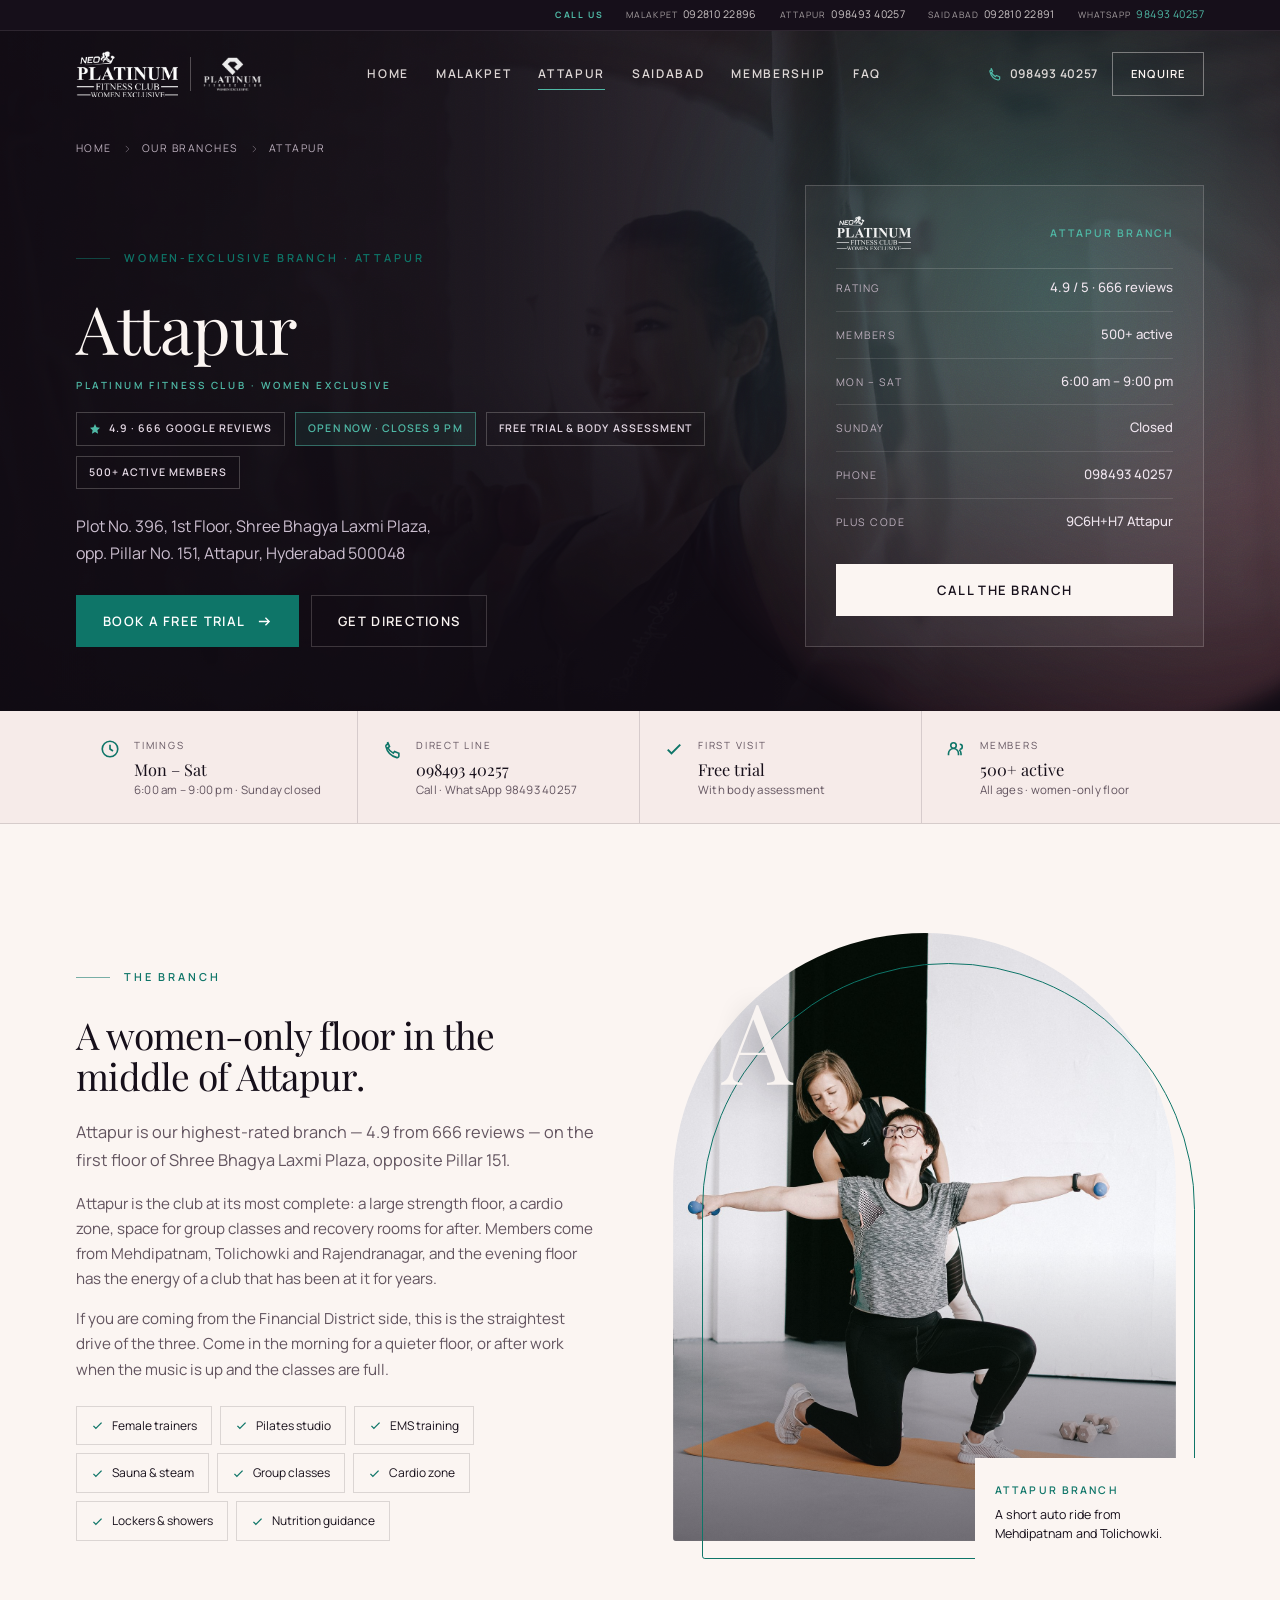
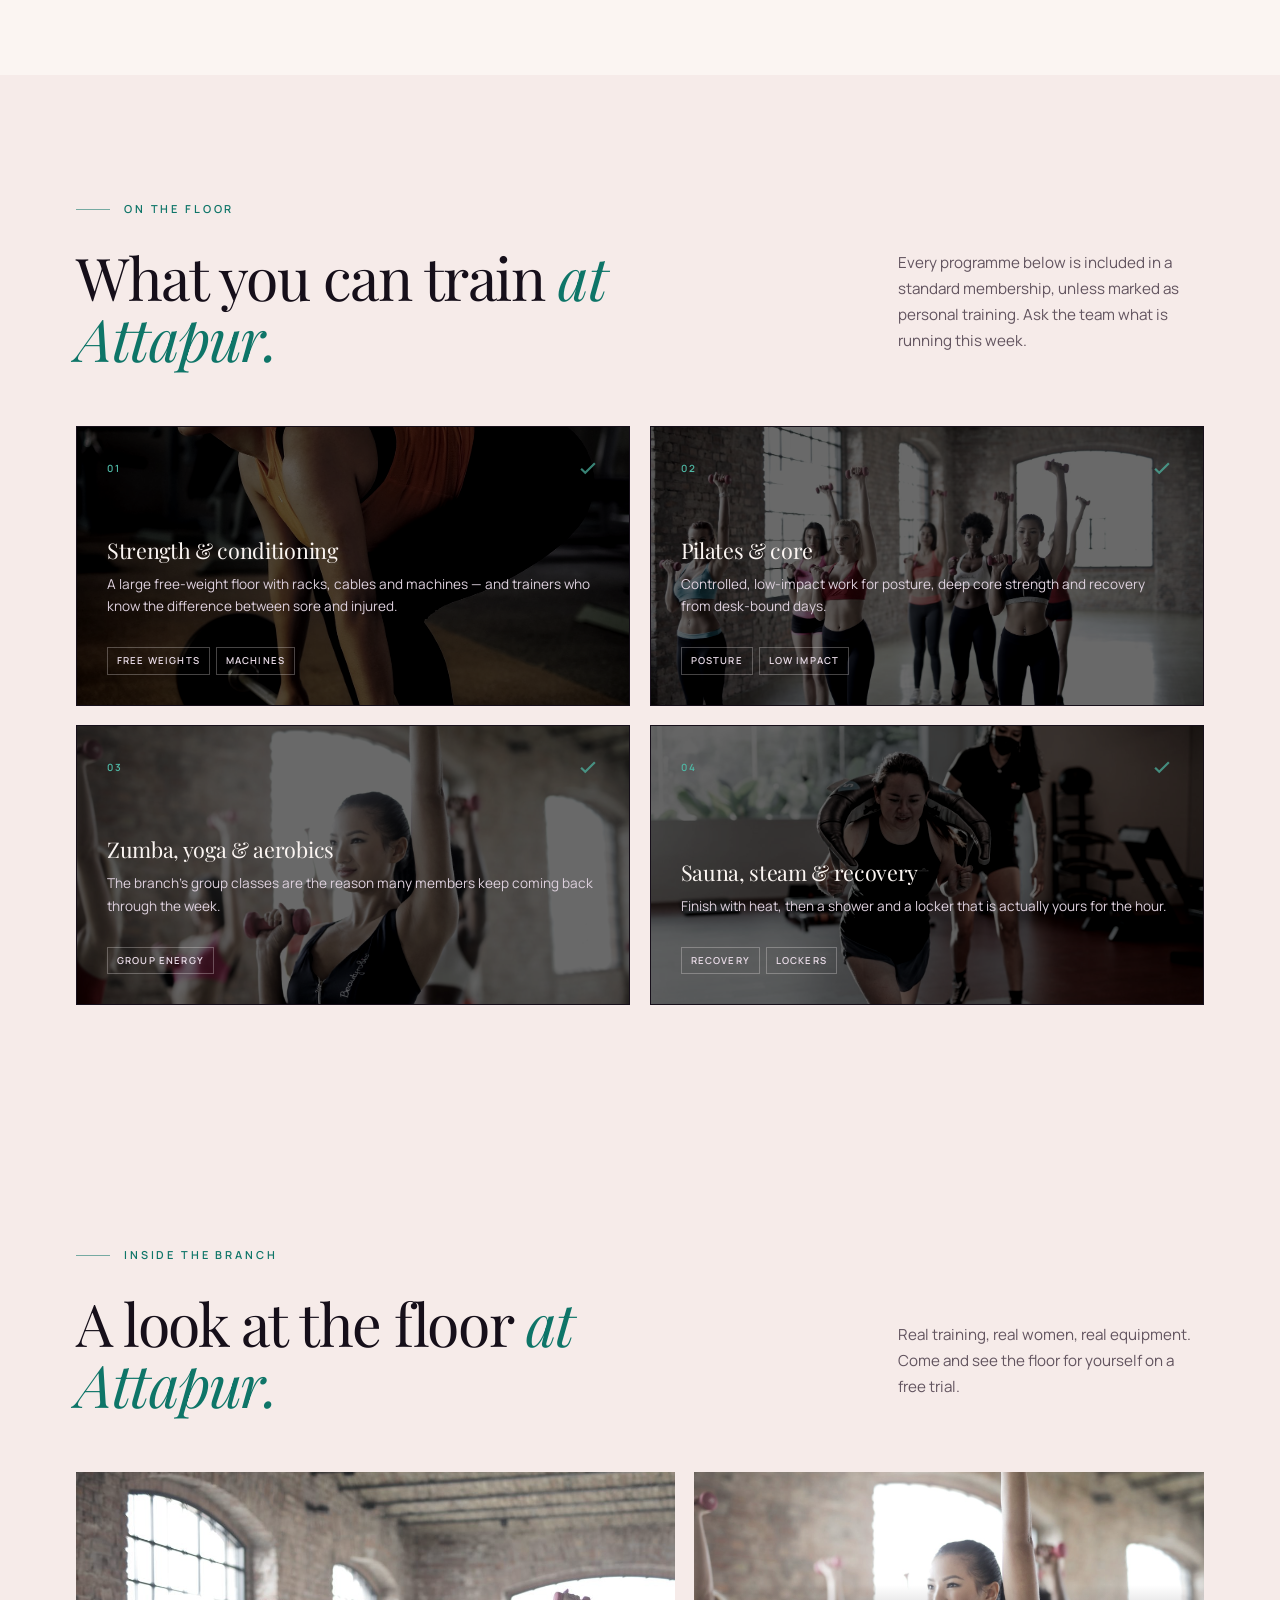
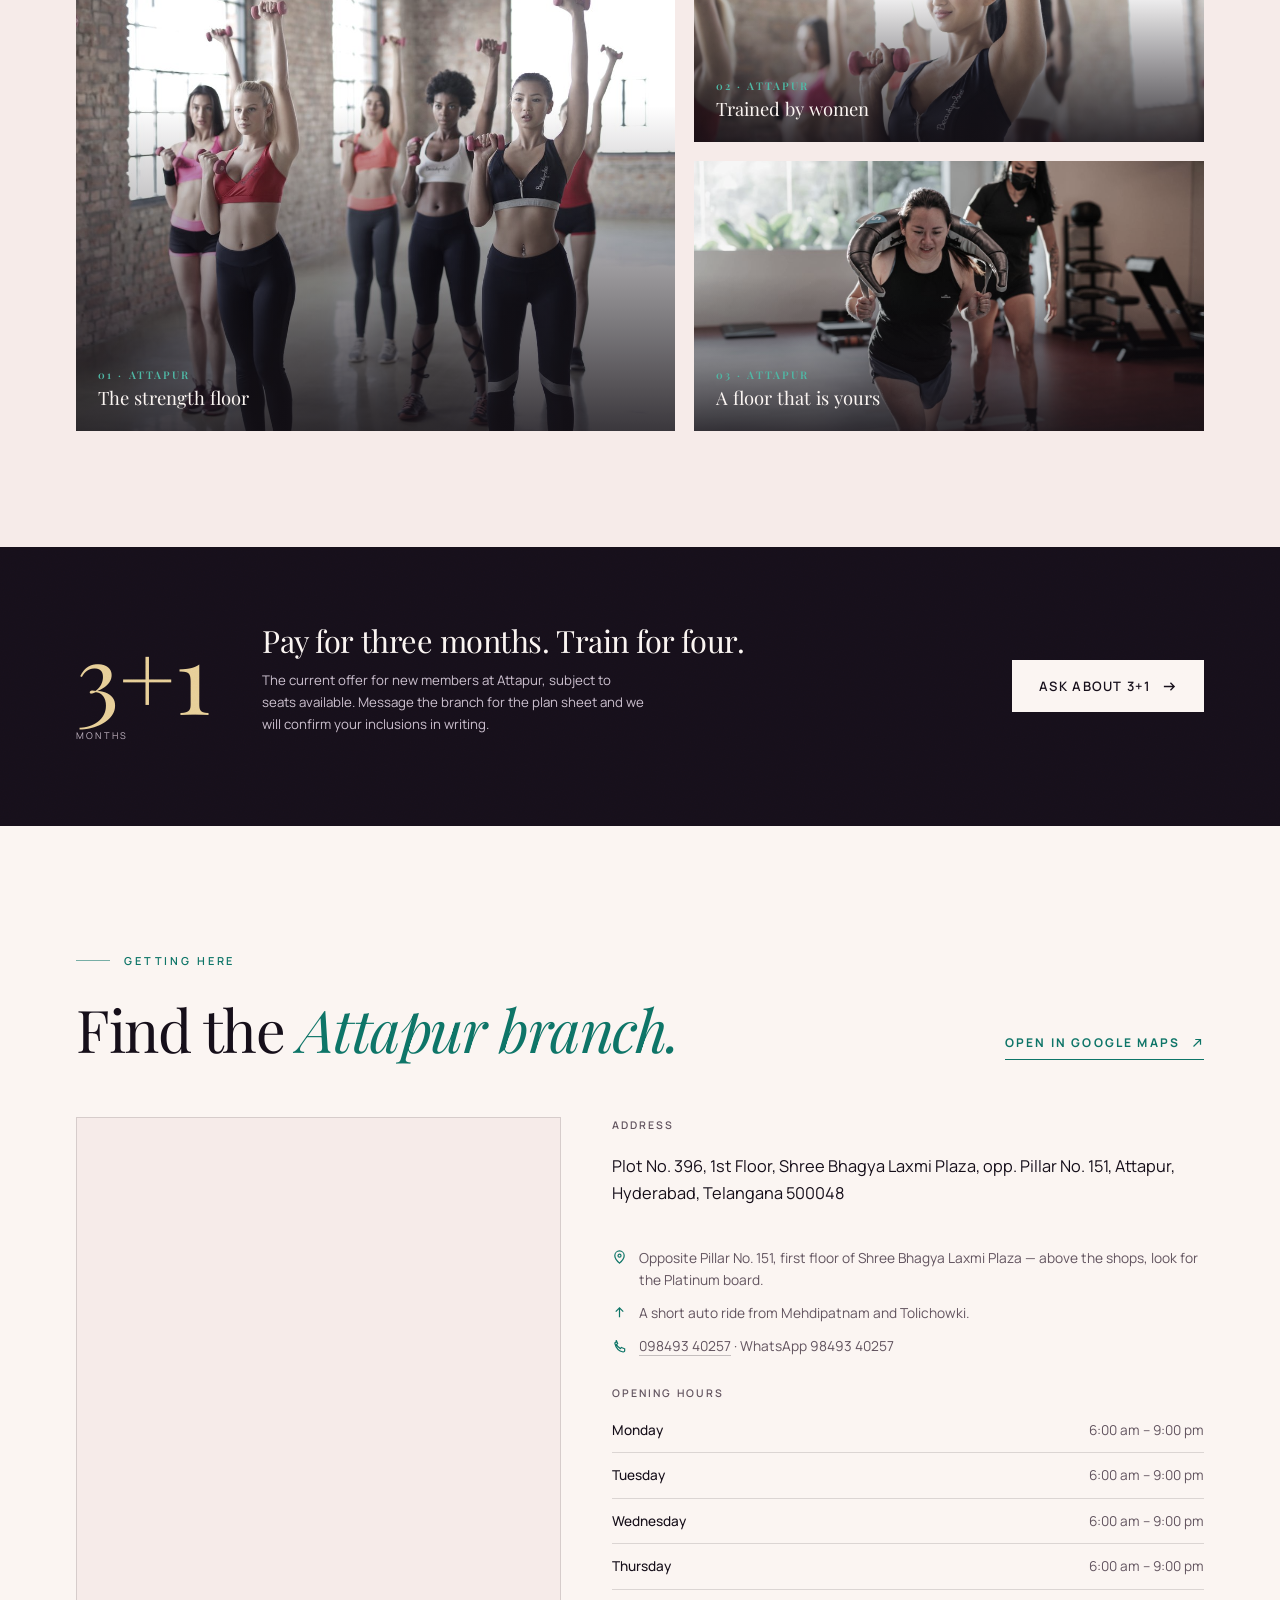
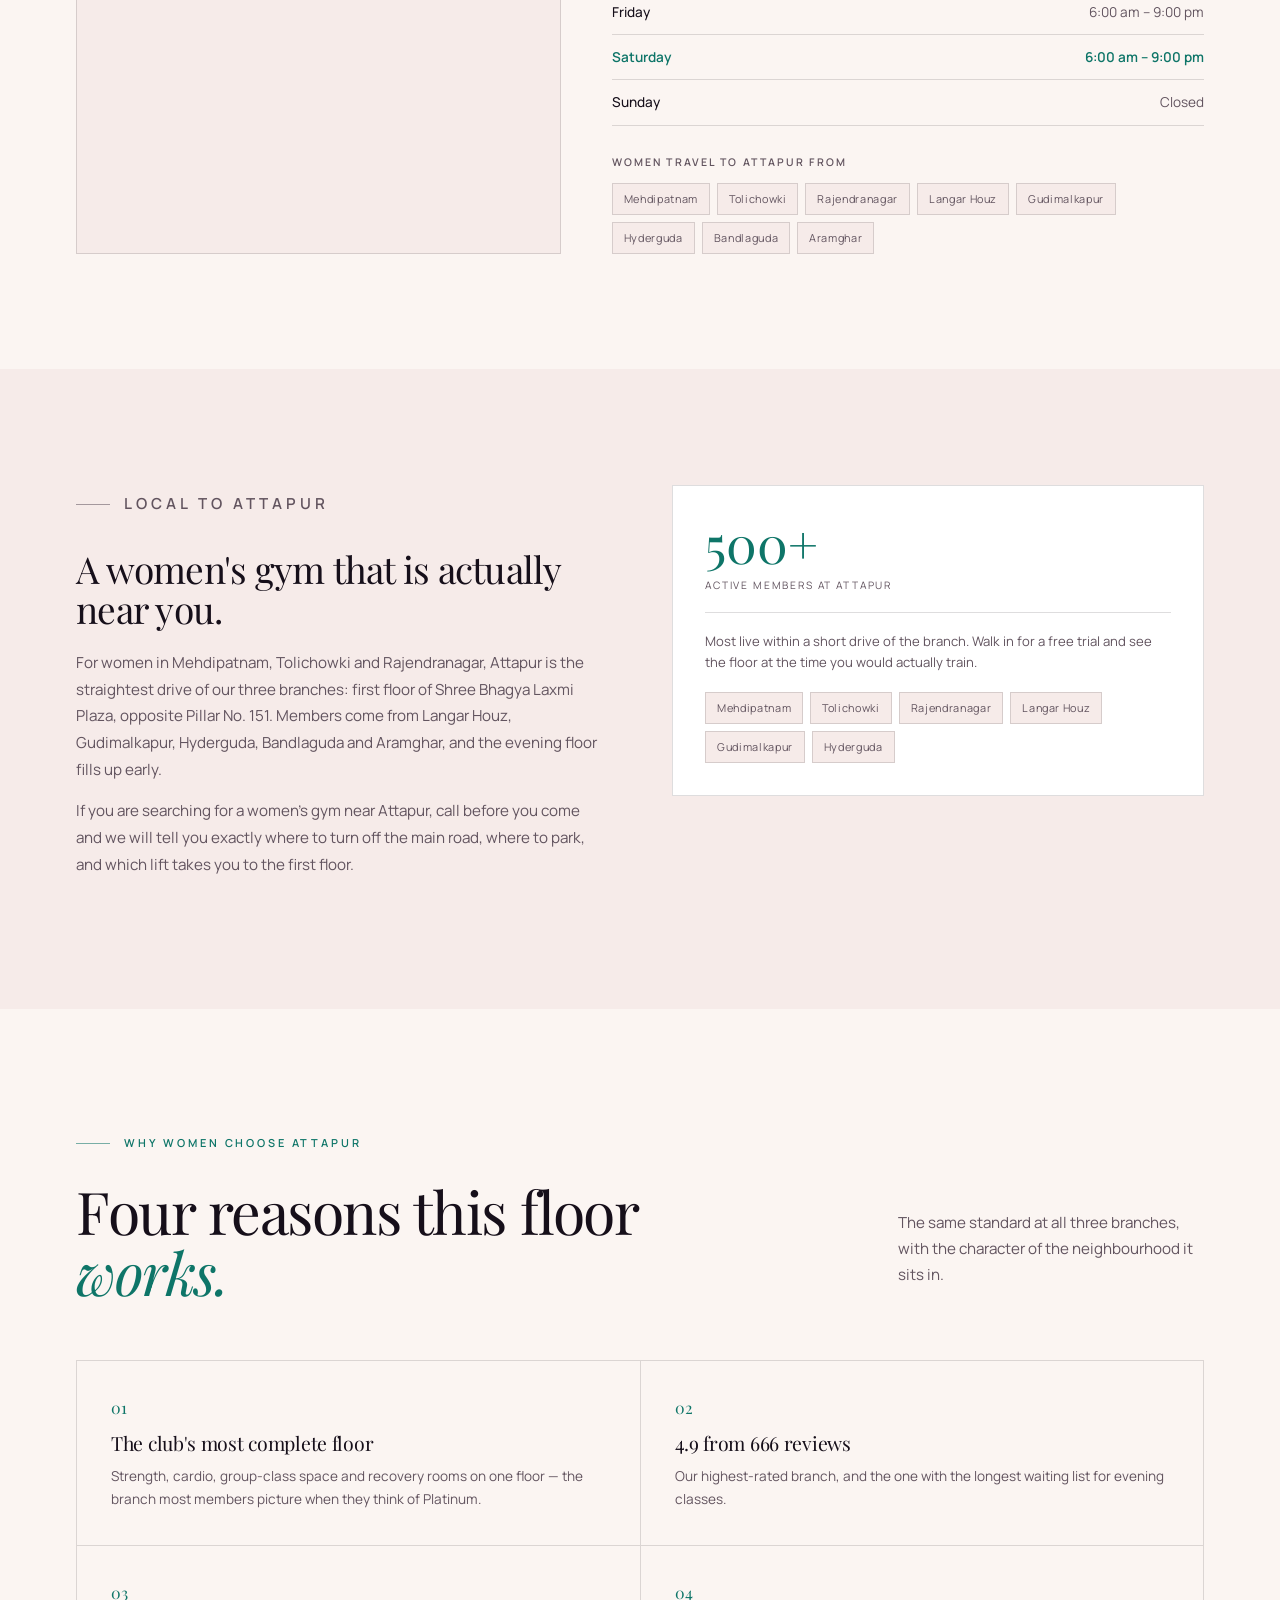
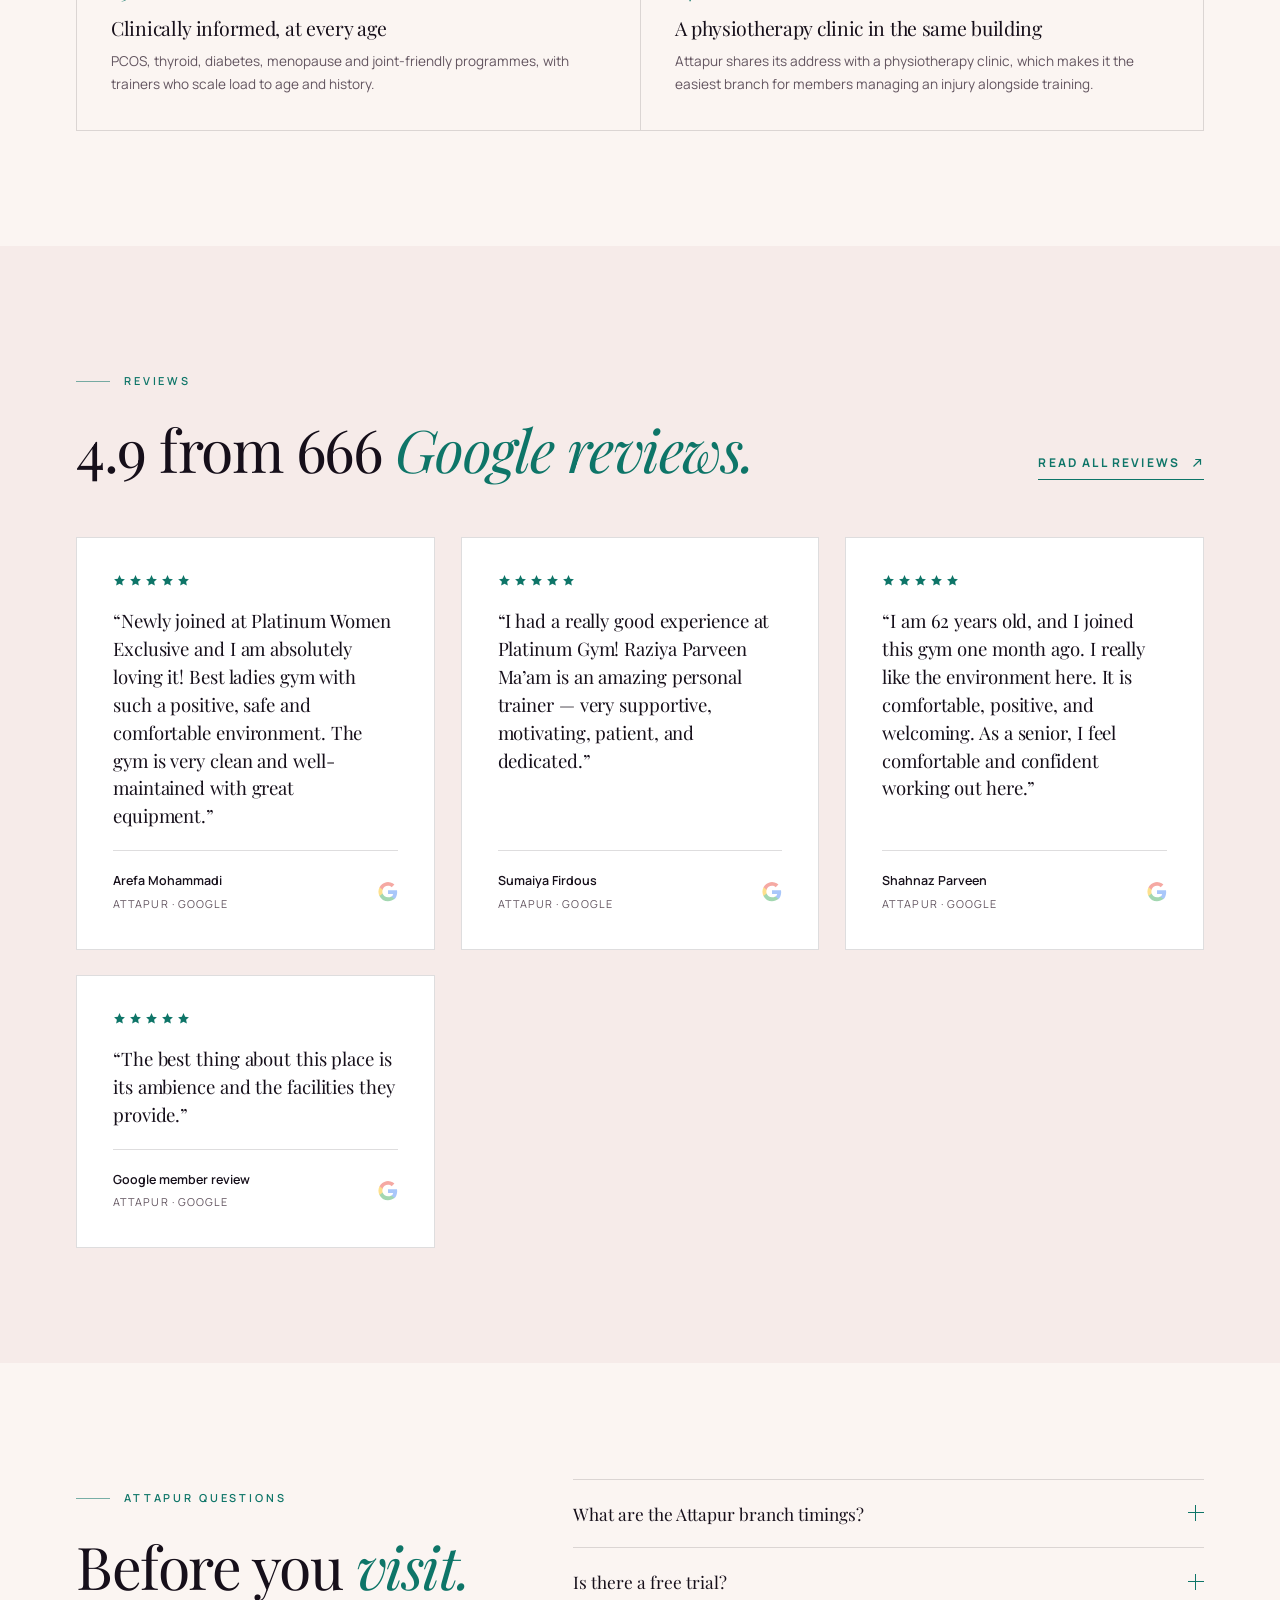
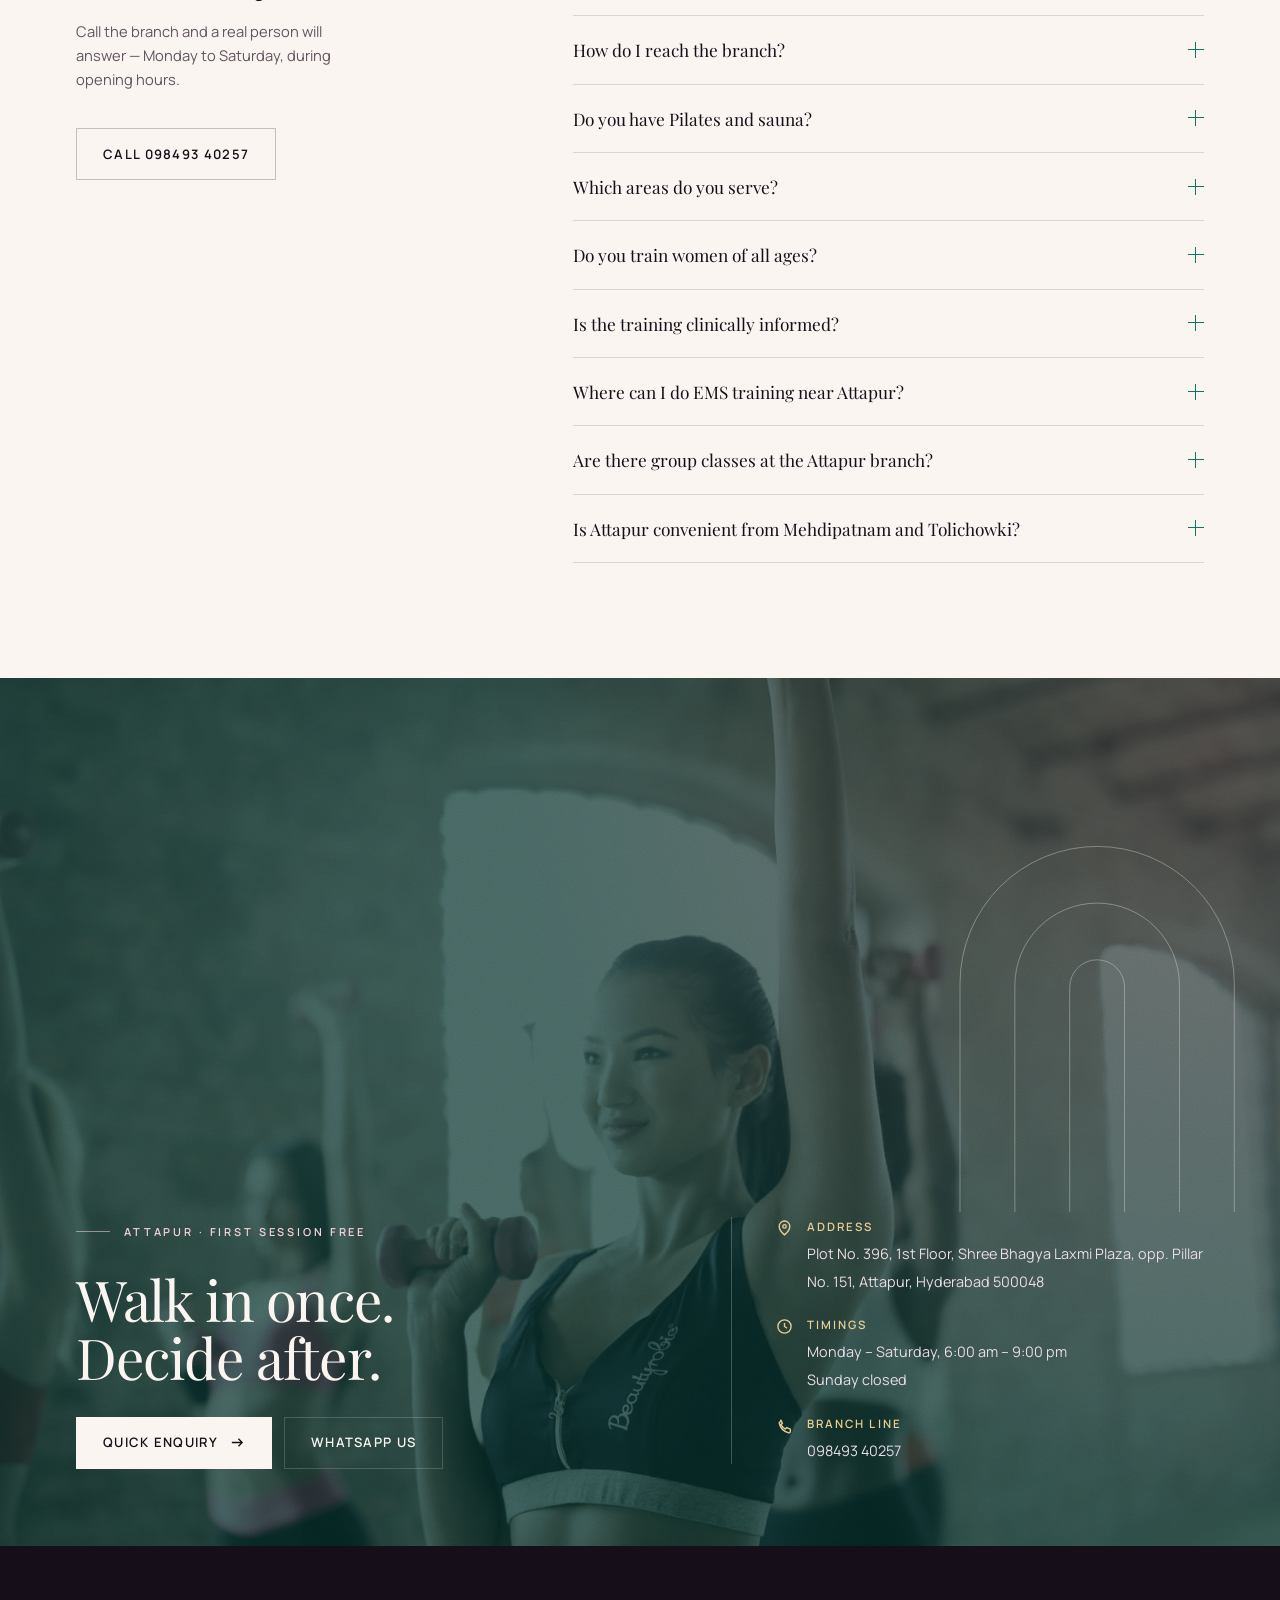
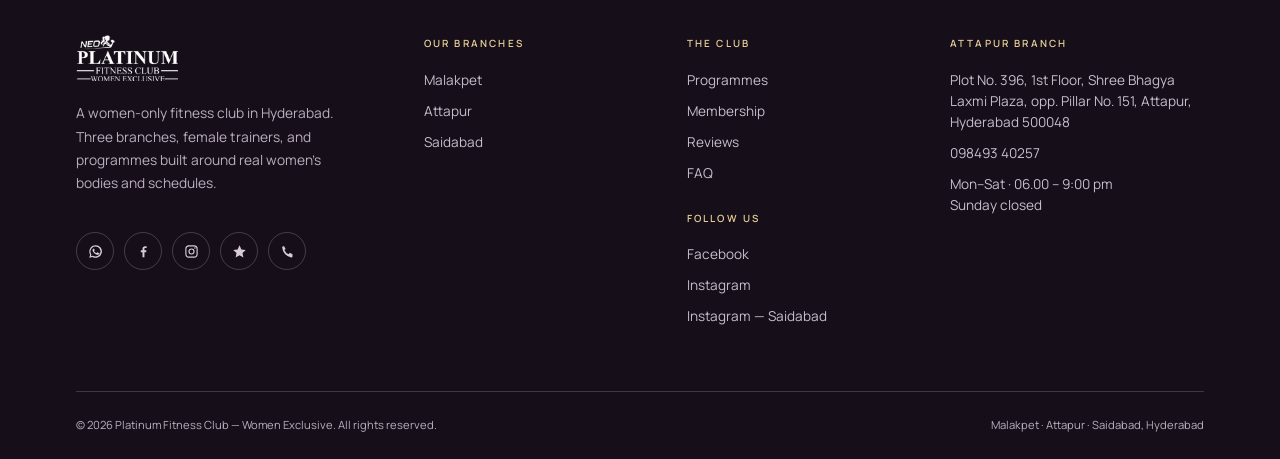
<file: attapur.html>
<!DOCTYPE html>
<html lang="en-IN">
<head>
<meta charset="utf-8">
<meta name="viewport" content="width=device-width, initial-scale=1">
<title>Women's Gym in Attapur, Hyderabad | Platinum Fitness Club</title>
<meta name="description" content="Women-only gym in Attapur, Hyderabad. 4.9 from 666 Google reviews, 500+ members. EMS, Pilates, clinical training, free trial.">
<link rel="canonical" href="https://platinumfitnessclubwomen-hash.github.io/platinumfitnesswomen/attapur.html">
<meta name="robots" content="index,follow,max-image-preview:large">
<meta name="theme-color" content="#160F1A">
<meta name="geo.region" content="IN-TG">
<meta name="geo.placename" content="Attapur, Hyderabad">
<meta name="geo.position" content="17.36145;78.42820">
<meta name="ICBM" content="17.36145, 78.42820">
<link rel="preload" as="image" href="assets/img/src/w-group.jpg">

<meta property="og:type" content="website">
<meta property="og:site_name" content="Platinum Fitness Club — Women Exclusive">
<meta property="og:title" content="Women's Gym in Attapur, Hyderabad | Platinum Fitness Club">
<meta property="og:description" content="Women-only gym in Attapur, Hyderabad. 4.9 from 666 Google reviews, 500+ members. EMS, Pilates, clinical training, free trial.">
<meta property="og:url" content="https://platinumfitnessclubwomen-hash.github.io/platinumfitnesswomen/attapur.html">
<meta property="og:image" content="https://platinumfitnessclubwomen-hash.github.io/platinumfitnesswomen/assets/img/og.png">
<meta property="og:image:width" content="1200">
<meta property="og:image:height" content="630">
<meta property="og:image:alt" content="Platinum Fitness Club — Women Exclusive — Attapur">
<meta property="og:locale" content="en_IN">
<meta name="twitter:card" content="summary_large_image">
<meta name="twitter:title" content="Women's Gym in Attapur, Hyderabad | Platinum Fitness Club">
<meta name="twitter:description" content="Women-only gym in Attapur, Hyderabad. 4.9 from 666 Google reviews, 500+ members. EMS, Pilates, clinical training, free trial.">
<meta name="twitter:image" content="https://platinumfitnessclubwomen-hash.github.io/platinumfitnesswomen/assets/img/og.png">
<meta name="twitter:image:alt" content="Platinum Fitness Club — Women Exclusive — Attapur">

<link rel="icon" href="assets/img/favicon.svg" type="image/svg+xml">
<link rel="apple-touch-icon" href="assets/img/apple-touch-icon.png">
<link rel="preconnect" href="https://fonts.googleapis.com">
<link rel="preconnect" href="https://fonts.gstatic.com" crossorigin>
<link href="https://fonts.googleapis.com/css2?family=Manrope:wght@300;400;500;600;700&family=Playfair+Display:ital,wght@0,400;0,500;0,600;1,400;1,500&display=swap" rel="stylesheet">
<link rel="stylesheet" href="assets/css/style.css?v=2">
<script>document.documentElement.classList.add('js');</script>
<script type="application/ld+json">
{
  "@context": "https://schema.org",
  "@graph": [
    {
      "@type": "HealthClub",
      "@id": "https://platinumfitnessclubwomen-hash.github.io/platinumfitnesswomen/attapur.html#gym",
      "name": "Platinum Fitness Club Women Exclusive — Attapur",
      "description": "Women-only gym in Attapur, Hyderabad. 4.9 from 666 Google reviews, 500+ members. EMS, Pilates, clinical training, free trial. Located at Plot No. 396, 1st Floor, Shree Bhagya Laxmi Plaza, opp. Pillar No. 151, Attapur, Hyderabad 500048.",
      "url": "https://platinumfitnessclubwomen-hash.github.io/platinumfitnesswomen/attapur.html",
      "telephone": "+919849340257",
      "image": "https://platinumfitnessclubwomen-hash.github.io/platinumfitnesswomen/assets/img/og.png",
      "logo": "https://platinumfitnessclubwomen-hash.github.io/platinumfitnesswomen/assets/img/logo.svg",
      "priceRange": "₹₹",
      "currenciesAccepted": "INR",
      "paymentAccepted": "Cash, UPI, Card",
      "address": {
        "@type": "PostalAddress",
        "streetAddress": "Plot No. 396, 1st Floor, Shree Bhagya Laxmi Plaza, opp. Pillar No. 151, Attapur, Hyderabad, Telangana 500048",
        "addressLocality": "Attapur",
        "addressRegion": "Telangana",
        "postalCode": "500048",
        "addressCountry": "IN"
      },
      "geo": {
        "@type": "GeoCoordinates",
        "latitude": "17.36145",
        "longitude": "78.42820"
      },
      "hasMap": "https://www.google.com/maps/search/Platinum%20Fitness%20Club%20Women%20Exclusive%20Attapur%20Hyderabad",
      "sameAs": [
        "https://www.google.com/maps/search/Platinum%20Fitness%20Club%20Women%20Exclusive%20Attapur%20Hyderabad",
        "https://www.facebook.com/womenexclusiveofficial",
        "https://www.instagram.com/platinumwomenfitness"
      ],
      "openingHoursSpecification": [
        {
          "@type": "OpeningHoursSpecification",
          "dayOfWeek": [
            "Monday",
            "Tuesday",
            "Wednesday",
            "Thursday",
            "Friday",
            "Saturday"
          ],
          "opens": "06:00",
          "closes": "21:00"
        }
      ],
      "aggregateRating": {
        "@type": "AggregateRating",
        "ratingValue": "4.9",
        "reviewCount": "666",
        "bestRating": "5"
      },
      "review": [
        {
          "@type": "Review",
          "author": {
            "@type": "Person",
            "name": "Arefa Mohammadi"
          },
          "reviewRating": {
            "@type": "Rating",
            "ratingValue": "5",
            "bestRating": "5"
          },
          "reviewBody": "Newly joined at Platinum Women Exclusive and I am absolutely loving it! Best ladies gym with such a positive, safe and comfortable environment. The gym is very clean and well-maintained with great equipment."
        },
        {
          "@type": "Review",
          "author": {
            "@type": "Person",
            "name": "Sumaiya Firdous"
          },
          "reviewRating": {
            "@type": "Rating",
            "ratingValue": "5",
            "bestRating": "5"
          },
          "reviewBody": "I had a really good experience at Platinum Gym! Raziya Parveen Ma’am is an amazing personal trainer — very supportive, motivating, patient, and dedicated."
        },
        {
          "@type": "Review",
          "author": {
            "@type": "Person",
            "name": "Shahnaz Parveen"
          },
          "reviewRating": {
            "@type": "Rating",
            "ratingValue": "5",
            "bestRating": "5"
          },
          "reviewBody": "I am 62 years old, and I joined this gym one month ago. I really like the environment here. It is comfortable, positive, and welcoming. As a senior, I feel comfortable and confident working out here."
        },
        {
          "@type": "Review",
          "author": {
            "@type": "Person",
            "name": "Google member review"
          },
          "reviewRating": {
            "@type": "Rating",
            "ratingValue": "5",
            "bestRating": "5"
          },
          "reviewBody": "The best thing about this place is its ambience and the facilities they provide."
        }
      ],
      "amenityFeature": [
        {
          "@type": "LocationFeatureSpecification",
          "name": "Female trainers",
          "value": true
        },
        {
          "@type": "LocationFeatureSpecification",
          "name": "Pilates studio",
          "value": true
        },
        {
          "@type": "LocationFeatureSpecification",
          "name": "EMS training",
          "value": true
        },
        {
          "@type": "LocationFeatureSpecification",
          "name": "Sauna & steam",
          "value": true
        },
        {
          "@type": "LocationFeatureSpecification",
          "name": "Group classes",
          "value": true
        },
        {
          "@type": "LocationFeatureSpecification",
          "name": "Cardio zone",
          "value": true
        },
        {
          "@type": "LocationFeatureSpecification",
          "name": "Lockers & showers",
          "value": true
        },
        {
          "@type": "LocationFeatureSpecification",
          "name": "Nutrition guidance",
          "value": true
        }
      ],
      "areaServed": [
        {
          "@type": "Place",
          "name": "Mehdipatnam"
        },
        {
          "@type": "Place",
          "name": "Tolichowki"
        },
        {
          "@type": "Place",
          "name": "Rajendranagar"
        },
        {
          "@type": "Place",
          "name": "Langar Houz"
        },
        {
          "@type": "Place",
          "name": "Gudimalkapur"
        },
        {
          "@type": "Place",
          "name": "Hyderguda"
        },
        {
          "@type": "Place",
          "name": "Bandlaguda"
        },
        {
          "@type": "Place",
          "name": "Aramghar"
        }
      ],
      "slogan": "Women exclusive. Every age.",
      "knowsAbout": [
        "Clinical fitness",
        "PCOS training",
        "Thyroid friendly training",
        "Menopause and bone health",
        "Post-partum recovery",
        "Strength training for women",
        "EMS training"
      ],
      "additionalProperty": [
        {
          "@type": "PropertyValue",
          "name": "Active members",
          "value": "500+"
        },
        {
          "@type": "PropertyValue",
          "name": "Minimum age",
          "value": "18"
        }
      ],
      "makesOffer": [
        {
          "@type": "Offer",
          "name": "Free trial and body assessment",
          "description": "One complimentary trial session with a body assessment and branch walkthrough, Monday to Saturday.",
          "category": "Trial membership",
          "availability": "https://schema.org/InStock"
        },
        {
          "@type": "Offer",
          "name": "3 months + 1 month free",
          "description": "Current offer for new members: pay for three months and train for four, subject to seats available.",
          "category": "Membership",
          "availability": "https://schema.org/LimitedAvailability"
        }
      ],
      "isAccessibleForFree": false,
      "publicAccess": false,
      "smokingAllowed": false,
      "parentOrganization": {
        "@id": "https://platinumfitnessclubwomen-hash.github.io/platinumfitnesswomen/#organization"
      }
    },
    {
      "@type": "BreadcrumbList",
      "itemListElement": [
        {
          "@type": "ListItem",
          "position": 1,
          "name": "Home",
          "item": "https://platinumfitnessclubwomen-hash.github.io/platinumfitnesswomen/"
        },
        {
          "@type": "ListItem",
          "position": 2,
          "name": "Our Branches",
          "item": "https://platinumfitnessclubwomen-hash.github.io/platinumfitnesswomen/#branches"
        },
        {
          "@type": "ListItem",
          "position": 3,
          "name": "Attapur",
          "item": "https://platinumfitnessclubwomen-hash.github.io/platinumfitnesswomen/attapur.html"
        }
      ]
    },
    {
      "@type": "FAQPage",
      "mainEntity": [
        {
          "@type": "Question",
          "name": "What are the Attapur branch timings?",
          "acceptedAnswer": {
            "@type": "Answer",
            "text": "Monday to Saturday, 6:00 am to 9:00 pm. The branch is closed on Sundays."
          }
        },
        {
          "@type": "Question",
          "name": "Is there a free trial?",
          "acceptedAnswer": {
            "@type": "Answer",
            "text": "Yes — a free trial session with a body assessment. Call the branch or WhatsApp 98493 40257 to book a slot, Monday to Saturday."
          }
        },
        {
          "@type": "Question",
          "name": "How do I reach the branch?",
          "acceptedAnswer": {
            "@type": "Answer",
            "text": "We are on the first floor of Shree Bhagya Laxmi Plaza, opposite Pillar No. 151 in Attapur. Look for the Platinum board above the shops."
          }
        },
        {
          "@type": "Question",
          "name": "Do you have Pilates and sauna?",
          "acceptedAnswer": {
            "@type": "Answer",
            "text": "Yes. Pilates and core work are part of the class schedule, and sauna and steam are available as recovery facilities. Confirm current class timings with the branch."
          }
        },
        {
          "@type": "Question",
          "name": "Which areas do you serve?",
          "acceptedAnswer": {
            "@type": "Answer",
            "text": "Members travel to us from Attapur, Mehdipatnam, Tolichowki, Rajendranagar, Langar Houz, Gudimalkapur, Hyderguda and Bandlaguda."
          }
        },
        {
          "@type": "Question",
          "name": "Do you train women of all ages?",
          "acceptedAnswer": {
            "@type": "Answer",
            "text": "Yes. Members range from women in their twenties to women in their sixties. Programming is scaled to age, experience and medical history — older members train with a trainer nearby, on machines chosen for joints and balance."
          }
        },
        {
          "@type": "Question",
          "name": "Is the training clinically informed?",
          "acceptedAnswer": {
            "@type": "Answer",
            "text": "Yes — PCOS, thyroid, diabetes, hypertension, menopause, bone health and post-partum programmes are built around the guidance you bring from your doctor or physiotherapist. We are trainers, not doctors, and we do not diagnose or treat conditions."
          }
        },
        {
          "@type": "Question",
          "name": "Where can I do EMS training near Attapur?",
          "acceptedAnswer": {
            "@type": "Answer",
            "text": "EMS is available at our Attapur branch only. It is a 20-minute low-impact session, useful if you are short on time or need a gentler start. Malakpet and Saidabad do not offer EMS."
          }
        },
        {
          "@type": "Question",
          "name": "Are there group classes at the Attapur branch?",
          "acceptedAnswer": {
            "@type": "Answer",
            "text": "Yes. Attapur has space for group classes including yoga, Zumba and aerobics. Check the weekly timetable with the branch when you book your trial."
          }
        },
        {
          "@type": "Question",
          "name": "Is Attapur convenient from Mehdipatnam and Tolichowki?",
          "acceptedAnswer": {
            "@type": "Answer",
            "text": "Yes. Members regularly travel from Mehdipatnam, Tolichowki, Rajendranagar and Langar Houz. The branch is opposite Pillar 151 on the first floor of Shree Bhagya Laxmi Plaza."
          }
        }
      ]
    }
  ]
}
</script>
</head>
<body data-page="attapur">

<a class="skip" href="#main">Skip to content</a>
<header class="header header--over-hero" id="site-header">
  
<div class="header__numbers">
  <div class="wrap header__numbers-inner">
    <span class="header__numbers-label">Call us</span>
    <a href="tel:+919281022896"><span>Malakpet</span>092810 22896</a>
    <a href="tel:+919849340257"><span>Attapur</span>098493 40257</a>
    <a href="tel:+919281022891"><span>Saidabad</span>092810 22891</a>
    <a href="https://wa.me/919849340257" target="_blank" rel="noopener"><span>WhatsApp</span>98493 40257</a>
  </div>
</div>
  <div class="wrap header__inner">
    <a class="brand" href="index.html" aria-label="Platinum Fitness Club Women Exclusive — home">
      <img class="brand__logo" src="assets/img/src/logo-web.png" alt="Platinum Fitness Club Women Exclusive" width="200" height="52">
      <span class="brand__divider" aria-hidden="true"></span>
      <img class="brand__logo brand__logo--second" src="assets/img/src/stronger-every-day.png" alt="Stronger Every Day" width="150" height="86">
    </a>
    <nav class="nav" aria-label="Primary">
      <a class="nav__link" href="index.html">Home</a>
      <a class="nav__link" href="malakpet.html">Malakpet</a>
      <a class="nav__link" href="attapur.html" aria-current="page">Attapur</a>
      <a class="nav__link" href="saidabad.html">Saidabad</a>
      <a class="nav__link" href="index.html#membership">Membership</a>
      <a class="nav__link" href="index.html#faq">FAQ</a>
    </nav>
    <div class="header__cta">
      <a class="header__phone" href="tel:+919849340257">
        <svg viewBox="0 0 16 16" fill="none" stroke="currentColor" stroke-width="1.3" aria-hidden="true"><path d="M4.5 2.5 6 6 4.7 7a9 9 0 0 0 4.3 4.3L10 10l3.5 1.5v2a1.4 1.4 0 0 1-1.6 1.4A12 12 0 0 1 3.1 5.9 1.4 1.4 0 0 1 4.5 4.3Z"/></svg>
        098493 40257
      </a>
      <button class="btn btn--ghost btn--sm js-enquire" type="button">Enquire</button>
      <button class="burger" type="button" aria-label="Open menu" aria-expanded="false" aria-controls="drawer"><span></span></button>
    </div>
  </div>
</header>

<div class="drawer" id="drawer" aria-hidden="true">
  <nav class="drawer__nav" aria-label="Mobile">
    <a class="drawer__link" href="index.html"><span>01</span>Home</a>
    <a class="drawer__link" href="malakpet.html"><span>02</span>Malakpet</a>
    <a class="drawer__link" href="attapur.html"><span>03</span>Attapur</a>
    <a class="drawer__link" href="saidabad.html"><span>04</span>Saidabad</a>
    <a class="drawer__link" href="index.html#membership"><span>05</span>Membership</a>
  </nav>
  <div class="drawer__brand">
    <img class="brand__logo" src="assets/img/src/logo-web.png" alt="" width="190" height="48">
  </div>
  <div class="drawer__foot">
    <p class="micro" style="color:var(--muted-light)">Attapur · Women-only</p>
    <a class="drawer__phone" href="tel:+919849340257">098493 40257</a>
  </div>
</div>

<main id="main">

  <section class="branch-hero grain">
    <div class="branch-hero__photo" style="background-image:url('assets/img/src/w-group.jpg')" aria-hidden="true"></div>
    <div class="hero__glow" aria-hidden="true"></div>
    <div class="wrap branch-hero__inner">
      <nav class="breadcrumb" aria-label="Breadcrumb">
        <a href="index.html">Home</a>
        <svg viewBox="0 0 16 16" fill="none" stroke="currentColor" stroke-width="1.4" aria-hidden="true"><path d="m6 3 5 5-5 5"/></svg>
        <a href="index.html#branches">Our Branches</a>
        <svg viewBox="0 0 16 16" fill="none" stroke="currentColor" stroke-width="1.4" aria-hidden="true"><path d="m6 3 5 5-5 5"/></svg>
        <span>Attapur</span>
      </nav>

      <div class="branch-hero__grid">
        <div>
          <p class="eyebrow" data-reveal>Women-exclusive branch · Attapur</p>
          <h1 class="branch-hero__title" data-reveal data-reveal-delay="1">
            Attapur
            <span>Platinum Fitness Club · Women Exclusive</span>
          </h1>
          <div class="branch-hero__badges" data-reveal data-reveal-delay="2">
            <span class="pill">
              <svg viewBox="0 0 24 24" fill="currentColor" aria-hidden="true"><path d="m12 2 3 6.6 7 .9-5.2 4.9 1.4 7L12 18l-6.2 3.4 1.4-7L2 9.5l7-.9Z"/></svg>
              4.9 · 666 Google reviews
            </span>
            <span class="pill pill--live" data-hours data-open="06:00" data-close="21:00">Open · closes 9:00 pm</span>
            <span class="pill">Free trial &amp; body assessment</span>
            <span class="pill">500+ active members</span>
          </div>
          <p class="branch-hero__addr" data-reveal data-reveal-delay="2">Plot No. 396, 1st Floor, Shree Bhagya Laxmi Plaza, opp. Pillar No. 151, Attapur, Hyderabad 500048</p>
          <div class="branch-hero__actions" data-reveal data-reveal-delay="3">
            <a class="btn btn--teal" href="https://wa.me/919849340257?text=Hi%2C%20I'd%20like%20to%20book%20a%20free%20trial%20at%20the%20Attapur%20branch." target="_blank" rel="noopener">
              Book a free trial
              <svg viewBox="0 0 16 16" fill="none" stroke="currentColor" stroke-width="1.4" aria-hidden="true"><path d="M2 8h11M9 4l4 4-4 4"/></svg>
            </a>
            <a class="btn btn--outline-light" href="https://www.google.com/maps/dir/?api=1&destination=Plot%20No.%20396%2C%201st%20Floor%2C%20Shree%20Bhagya%20Laxmi%20Plaza%2C%20opp.%20Pillar%20No.%20151%2C%20Attapur%2C%20Hyderabad%2C%20Telangana%20500048" target="_blank" rel="noopener">Get directions</a>
          </div>
        </div>

        <aside class="branch-panel" data-reveal data-reveal-delay="2" aria-label="Branch details">
          <div class="branch-panel__brand">
            <img class="brand__logo" src="assets/img/src/logo-web.png" alt="" width="180" height="46">
            <span class="micro">Attapur branch</span>
          </div>
          <dl style="margin:0">
            <div class="branch-panel__row">
              <dt>Rating</dt>
              <dd>4.9 / 5 · 666 reviews</dd>
            </div>
            <div class="branch-panel__row">
              <dt>Members</dt>
              <dd>500+ active</dd>
            </div>
            <div class="branch-panel__row">
              <dt>Mon – Sat</dt>
              <dd>6:00 am – 9:00 pm</dd>
            </div>
            <div class="branch-panel__row">
              <dt>Sunday</dt>
              <dd>Closed</dd>
            </div>
            <div class="branch-panel__row">
              <dt>Phone</dt>
              <dd><a href="tel:+919849340257">098493 40257</a></dd>
            </div>
            <div class="branch-panel__row">
              <dt>Plus code</dt>
              <dd>9C6H+H7 Attapur</dd>
            </div>
          </dl>
          <a class="btn btn--light btn--block" href="tel:+919849340257">Call the branch</a>
        </aside>
      </div>
    </div>
  </section>

  <section class="facts">
    <div class="wrap facts__grid">
      <div class="fact">
        <svg viewBox="0 0 16 16" fill="none" stroke="currentColor" stroke-width="1.3" aria-hidden="true"><circle cx="8" cy="8" r="6.2"/><path d="M8 4.6V8l2.4 1.6"/></svg>
        <div><div class="fact__k">Timings</div><div class="fact__v">Mon – Sat<small>6:00 am – 9:00 pm · Sunday closed</small></div></div>
      </div>
      <div class="fact">
        <svg viewBox="0 0 16 16" fill="none" stroke="currentColor" stroke-width="1.3" aria-hidden="true"><path d="M4.5 2.5 6 6 4.7 7a9 9 0 0 0 4.3 4.3L10 10l3.5 1.5v2a1.4 1.4 0 0 1-1.6 1.4A12 12 0 0 1 3.1 5.9 1.4 1.4 0 0 1 4.5 4.3Z"/></svg>
        <div><div class="fact__k">Direct line</div><div class="fact__v"><a href="tel:+919849340257">098493 40257</a><small>Call · WhatsApp 98493 40257</small></div></div>
      </div>
      <div class="fact">
        <svg viewBox="0 0 16 16" fill="none" stroke="currentColor" stroke-width="1.6" aria-hidden="true"><path d="m3 8.5 3 3 7-7"/></svg>
        <div><div class="fact__k">First visit</div><div class="fact__v">Free trial<small>With body assessment</small></div></div>
      </div>
      <div class="fact">
        <svg viewBox="0 0 16 16" fill="none" stroke="currentColor" stroke-width="1.3" aria-hidden="true"><circle cx="6" cy="5.2" r="2.2"/><path d="M2 13v-1.4a4 4 0 0 1 8 0V13M11 4.2a2 2 0 0 1 0 4M12 13v-1.4a4 4 0 0 0-1.4-3"/></svg>
        <div><div class="fact__k">Members</div><div class="fact__v">500+ active<small>All ages · women-only floor</small></div></div>
      </div>
    </div>
  </section>

  <section class="section">
    <div class="wrap story">
      <div data-reveal>
        <p class="eyebrow">The branch</p>
        <h2 class="display-m" style="margin-top:18px">A women-only floor in the middle of Attapur.</h2>
        <p class="lede" style="margin-top:22px">Attapur is our highest-rated branch — 4.9 from 666 reviews — on the first floor of Shree Bhagya Laxmi Plaza, opposite Pillar 151.</p>
        <p class="body-muted" style="font-size:.95rem">Attapur is the club at its most complete: a large strength floor, a cardio zone, space for group classes and recovery rooms for after. Members come from Mehdipatnam, Tolichowki and Rajendranagar, and the evening floor has the energy of a club that has been at it for years.</p>
        <p class="body-muted" style="font-size:.95rem">If you are coming from the Financial District side, this is the straightest drive of the three. Come in the morning for a quieter floor, or after work when the music is up and the classes are full.</p>
        <div class="amenities">
          <span class="amenity"><svg viewBox="0 0 16 16" fill="none" stroke="currentColor" stroke-width="1.6" aria-hidden="true"><path d="m3 8.5 3 3 7-7"/></svg>Female trainers</span>
          <span class="amenity"><svg viewBox="0 0 16 16" fill="none" stroke="currentColor" stroke-width="1.6" aria-hidden="true"><path d="m3 8.5 3 3 7-7"/></svg>Pilates studio</span>
          <span class="amenity"><svg viewBox="0 0 16 16" fill="none" stroke="currentColor" stroke-width="1.6" aria-hidden="true"><path d="m3 8.5 3 3 7-7"/></svg>EMS training</span>
          <span class="amenity"><svg viewBox="0 0 16 16" fill="none" stroke="currentColor" stroke-width="1.6" aria-hidden="true"><path d="m3 8.5 3 3 7-7"/></svg>Sauna & steam</span>
          <span class="amenity"><svg viewBox="0 0 16 16" fill="none" stroke="currentColor" stroke-width="1.6" aria-hidden="true"><path d="m3 8.5 3 3 7-7"/></svg>Group classes</span>
          <span class="amenity"><svg viewBox="0 0 16 16" fill="none" stroke="currentColor" stroke-width="1.6" aria-hidden="true"><path d="m3 8.5 3 3 7-7"/></svg>Cardio zone</span>
          <span class="amenity"><svg viewBox="0 0 16 16" fill="none" stroke="currentColor" stroke-width="1.6" aria-hidden="true"><path d="m3 8.5 3 3 7-7"/></svg>Lockers & showers</span>
          <span class="amenity"><svg viewBox="0 0 16 16" fill="none" stroke="currentColor" stroke-width="1.6" aria-hidden="true"><path d="m3 8.5 3 3 7-7"/></svg>Nutrition guidance</span>
        </div>
      </div>
      <div class="story__art" data-reveal data-reveal-delay="2">
        <div class="story__photo" style="background-image:url('assets/img/src/w-trainer.jpg')" role="img" aria-label="Women training at the Attapur branch"></div>
        <div class="story__frame" aria-hidden="true"></div>
        <span class="story__monogram" aria-hidden="true">A</span>
        <div class="story__caption">
          <span class="micro">Attapur branch</span>
          <p>A short auto ride from Mehdipatnam and Tolichowki.</p>
        </div>
      </div>
    </div>
  </section>

  <section class="section section--cream2">
    <div class="wrap">
      <div class="section-head">
        <div>
          <p class="eyebrow" data-reveal>On the floor</p>
          <h2 class="display-l section-head__title" data-reveal data-reveal-delay="1">What you can train <em class="serif-italic">at Attapur.</em></h2>
        </div>
        <p class="section-head__aside" data-reveal data-reveal-delay="2">Every programme below is included in a standard membership, unless marked as personal training. Ask the team what is running this week.</p>
      </div>
      <div class="programs">
        <article class="program program--wide program--photo" data-reveal data-reveal-delay="0">
          <div class="program__bg" style="background-image:url('assets/img/src/w-lift.jpg')" aria-hidden="true"></div>
          <div class="program__body">
            <div class="program__top">
              <span class="program__no">01</span>
              <svg viewBox="0 0 16 16" fill="none" stroke="currentColor" stroke-width="1.6" aria-hidden="true"><path d="m3 8.5 3 3 7-7"/></svg>
            </div>
            <h3 class="program__title">Strength & conditioning</h3>
            <p class="program__desc">A large free-weight floor with racks, cables and machines — and trainers who know the difference between sore and injured.</p>
            <div class="program__tags"><span class="tag">Free weights</span><span class="tag">Machines</span></div>
          </div>
        </article>
        <article class="program program--wide program--photo" data-reveal data-reveal-delay="1">
          <div class="program__bg" style="background-image:url('assets/img/src/w-class2.jpg')" aria-hidden="true"></div>
          <div class="program__body">
            <div class="program__top">
              <span class="program__no">02</span>
              <svg viewBox="0 0 16 16" fill="none" stroke="currentColor" stroke-width="1.6" aria-hidden="true"><path d="m3 8.5 3 3 7-7"/></svg>
            </div>
            <h3 class="program__title">Pilates & core</h3>
            <p class="program__desc">Controlled, low-impact work for posture, deep core strength and recovery from desk-bound days.</p>
            <div class="program__tags"><span class="tag">Posture</span><span class="tag">Low impact</span></div>
          </div>
        </article>
        <article class="program program--wide program--photo" data-reveal data-reveal-delay="0">
          <div class="program__bg" style="background-image:url('assets/img/src/w-group.jpg')" aria-hidden="true"></div>
          <div class="program__body">
            <div class="program__top">
              <span class="program__no">03</span>
              <svg viewBox="0 0 16 16" fill="none" stroke="currentColor" stroke-width="1.6" aria-hidden="true"><path d="m3 8.5 3 3 7-7"/></svg>
            </div>
            <h3 class="program__title">Zumba, yoga & aerobics</h3>
            <p class="program__desc">The branch's group classes are the reason many members keep coming back through the week.</p>
            <div class="program__tags"><span class="tag">Group energy</span></div>
          </div>
        </article>
        <article class="program program--wide program--photo" data-reveal data-reveal-delay="1">
          <div class="program__bg" style="background-image:url('assets/img/src/w-trainer2.jpg')" aria-hidden="true"></div>
          <div class="program__body">
            <div class="program__top">
              <span class="program__no">04</span>
              <svg viewBox="0 0 16 16" fill="none" stroke="currentColor" stroke-width="1.6" aria-hidden="true"><path d="m3 8.5 3 3 7-7"/></svg>
            </div>
            <h3 class="program__title">Sauna, steam & recovery</h3>
            <p class="program__desc">Finish with heat, then a shower and a locker that is actually yours for the hour.</p>
            <div class="program__tags"><span class="tag">Recovery</span><span class="tag">Lockers</span></div>
          </div>
        </article>
      </div>
    </div>
  </section>

  <section class="section gallery-section">
    <div class="wrap">
      <div class="section-head">
        <div>
          <p class="eyebrow" data-reveal>Inside the branch</p>
          <h2 class="display-l section-head__title" data-reveal data-reveal-delay="1">A look at the floor <em class="serif-italic">at Attapur.</em></h2>
        </div>
        <p class="section-head__aside" data-reveal data-reveal-delay="2">Real training, real women, real equipment. Come and see the floor for yourself on a free trial.</p>
      </div>
      <div class="gallery">
        <figure class="gallery__item gallery__item--1" data-reveal data-reveal-delay="0">
          <div class="gallery__img" style="background-image:url('assets/img/src/w-class2.jpg')" role="img" aria-label="Women training at Platinum Attapur"></div>
          <figcaption><span class="micro">01 · Attapur</span><span>The strength floor</span></figcaption>
        </figure>
        <figure class="gallery__item gallery__item--2" data-reveal data-reveal-delay="1">
          <div class="gallery__img" style="background-image:url('assets/img/src/w-group.jpg')" role="img" aria-label="Women training at Platinum Attapur"></div>
          <figcaption><span class="micro">02 · Attapur</span><span>Trained by women</span></figcaption>
        </figure>
        <figure class="gallery__item gallery__item--3" data-reveal data-reveal-delay="2">
          <div class="gallery__img" style="background-image:url('assets/img/src/w-trainer2.jpg')" role="img" aria-label="Women training at Platinum Attapur"></div>
          <figcaption><span class="micro">03 · Attapur</span><span>A floor that is yours</span></figcaption>
        </figure>
      </div>
    </div>
  </section>

  <section class="section section--tight offer grain">
    <div class="wrap offer__inner">
      <div class="offer__num" data-reveal>3+1<small>Months</small></div>
      <div data-reveal data-reveal-delay="1">
        <h2 class="offer__title">Pay for three months. Train for four.</h2>
        <p class="offer__note">The current offer for new members at Attapur, subject to seats available. Message the branch for the plan sheet and we will confirm your inclusions in writing.</p>
      </div>
      <a class="btn btn--light" href="https://wa.me/919849340257?text=Hi%2C%20I'd%20like%20to%20book%20a%20free%20trial%20at%20the%20Attapur%20branch." target="_blank" rel="noopener" data-reveal data-reveal-delay="2">Ask about 3+1 <svg viewBox="0 0 16 16" fill="none" stroke="currentColor" stroke-width="1.4" aria-hidden="true"><path d="M2 8h11M9 4l4 4-4 4"/></svg></a>
    </div>
  </section>

  <section class="section" id="visit">
    <div class="wrap">
      <div class="section-head">
        <div>
          <p class="eyebrow" data-reveal>Getting here</p>
          <h2 class="display-l section-head__title" data-reveal data-reveal-delay="1">Find the <em class="serif-italic">Attapur branch.</em></h2>
        </div>
        <a class="link-arrow" href="https://www.google.com/maps/dir/?api=1&destination=Plot%20No.%20396%2C%201st%20Floor%2C%20Shree%20Bhagya%20Laxmi%20Plaza%2C%20opp.%20Pillar%20No.%20151%2C%20Attapur%2C%20Hyderabad%2C%20Telangana%20500048" target="_blank" rel="noopener" data-reveal data-reveal-delay="2">Open in Google Maps <svg viewBox="0 0 16 16" fill="none" stroke="currentColor" stroke-width="1.4" aria-hidden="true"><path d="M4 12 12 4M6 4h6v6"/></svg></a>
      </div>

      <div class="location">
        <div class="location__map" data-reveal>
          <iframe src="https://maps.google.com/maps?q=17.36145,78.42820&z=17&hl=en&output=embed" title="Map showing Platinum Fitness Club Women Exclusive Attapur" loading="lazy" referrerpolicy="no-referrer-when-downgrade" allowfullscreen></iframe>
        </div>
        <div class="location__info" data-reveal data-reveal-delay="1">
          <p class="micro">Address</p>
          <p style="font-size:1.02rem;line-height:1.65;margin-top:8px">Plot No. 396, 1st Floor, Shree Bhagya Laxmi Plaza, opp. Pillar No. 151, Attapur, Hyderabad, Telangana 500048</p>
          <div class="landmarks">
            <div class="landmark"><svg viewBox="0 0 16 16" fill="none" stroke="currentColor" stroke-width="1.3" aria-hidden="true"><path d="M8 14s-5-4.4-5-8a5 5 0 0 1 10 0c0 3.6-5 8-5 8Z"/><circle cx="8" cy="6" r="1.6"/></svg><span>Opposite Pillar No. 151, first floor of Shree Bhagya Laxmi Plaza — above the shops, look for the Platinum board.</span></div>
            <div class="landmark"><svg viewBox="0 0 16 16" fill="none" stroke="currentColor" stroke-width="1.3" aria-hidden="true"><path d="M8 13V3M4 7l4-4 4 4"/></svg><span>A short auto ride from Mehdipatnam and Tolichowki.</span></div>
            <div class="landmark"><svg viewBox="0 0 16 16" fill="none" stroke="currentColor" stroke-width="1.3" aria-hidden="true"><path d="M4.5 2.5 6 6 4.7 7a9 9 0 0 0 4.3 4.3L10 10l3.5 1.5v2a1.4 1.4 0 0 1-1.6 1.4A12 12 0 0 1 3.1 5.9 1.4 1.4 0 0 1 4.5 4.3Z"/></svg><span><a href="tel:+919849340257" style="border-bottom:1px solid var(--line-strong)">098493 40257</a> · WhatsApp 98493 40257</span></div>
          </div>

          <table class="hours-table" style="margin-top:28px">
            <caption class="micro" style="text-align:left;margin-bottom:6px">Opening hours</caption>
            <tbody>
              <tr><th scope="row">Monday</th><td>6:00 am – 9:00 pm</td></tr>
              <tr><th scope="row">Tuesday</th><td>6:00 am – 9:00 pm</td></tr>
              <tr><th scope="row">Wednesday</th><td>6:00 am – 9:00 pm</td></tr>
              <tr><th scope="row">Thursday</th><td>6:00 am – 9:00 pm</td></tr>
              <tr><th scope="row">Friday</th><td>6:00 am – 9:00 pm</td></tr>
              <tr><th scope="row">Saturday</th><td>6:00 am – 9:00 pm</td></tr>
              <tr class="is-closed"><th scope="row">Sunday</th><td>Closed</td></tr>
            </tbody>
          </table>

          <div class="nearby">
            <p class="micro">Women travel to Attapur from</p>
            <div class="nearby__chips">
              <span class="chip">Mehdipatnam</span>
              <span class="chip">Tolichowki</span>
              <span class="chip">Rajendranagar</span>
              <span class="chip">Langar Houz</span>
              <span class="chip">Gudimalkapur</span>
              <span class="chip">Hyderguda</span>
              <span class="chip">Bandlaguda</span>
              <span class="chip">Aramghar</span>
            </div>
          </div>
        </div>
      </div>
    </div>
  </section>

  <section class="section section--cream2">
    <div class="wrap">
      <div class="local-note">
        <div class="local-note__copy" data-reveal>
          <p class="eyebrow">Local to Attapur</p>
          <h2 class="display-m" style="margin-top:16px">A women's gym that is actually near you.</h2>
          <p style="margin-top:20px">For women in Mehdipatnam, Tolichowki and Rajendranagar, Attapur is the straightest drive of our three branches: first floor of Shree Bhagya Laxmi Plaza, opposite Pillar No. 151. Members come from Langar Houz, Gudimalkapur, Hyderguda, Bandlaguda and Aramghar, and the evening floor fills up early.</p>
          <p>If you are searching for a women's gym near Attapur, call before you come and we will tell you exactly where to turn off the main road, where to park, and which lift takes you to the first floor.</p>
        </div>
        <div class="local-note__stat" data-reveal data-reveal-delay="1">
          <div class="num">500+</div>
          <div class="lbl">Active members at Attapur</div>
          <div class="hr"></div>
          <p>Most live within a short drive of the branch. Walk in for a free trial and see the floor at the time you would actually train.</p>
          <div class="nearby__chips" style="margin-top:18px">
            <span class="chip">Mehdipatnam</span><span class="chip">Tolichowki</span><span class="chip">Rajendranagar</span><span class="chip">Langar Houz</span><span class="chip">Gudimalkapur</span><span class="chip">Hyderguda</span>
          </div>
        </div>
      </div>
    </div>
  </section>

  <section class="section">
    <div class="wrap">
      <div class="section-head">
        <div>
          <p class="eyebrow" data-reveal>Why women choose Attapur</p>
          <h2 class="display-l section-head__title" data-reveal data-reveal-delay="1">Four reasons this floor <em class="serif-italic">works.</em></h2>
        </div>
        <p class="section-head__aside" data-reveal data-reveal-delay="2">The same standard at all three branches, with the character of the neighbourhood it sits in.</p>
      </div>
      <div class="clinical clinical--two">
        <article class="reason" data-reveal data-reveal-delay="0">
          <span class="reason__no">01</span>
          <h3>The club's most complete floor</h3>
          <p>Strength, cardio, group-class space and recovery rooms on one floor — the branch most members picture when they think of Platinum.</p>
        </article>
        <article class="reason" data-reveal data-reveal-delay="1">
          <span class="reason__no">02</span>
          <h3>4.9 from 666 reviews</h3>
          <p>Our highest-rated branch, and the one with the longest waiting list for evening classes.</p>
        </article>
        <article class="reason" data-reveal data-reveal-delay="0">
          <span class="reason__no">03</span>
          <h3>Clinically informed, at every age</h3>
          <p>PCOS, thyroid, diabetes, menopause and joint-friendly programmes, with trainers who scale load to age and history.</p>
        </article>
        <article class="reason" data-reveal data-reveal-delay="1">
          <span class="reason__no">04</span>
          <h3>A physiotherapy clinic in the same building</h3>
          <p>Attapur shares its address with a physiotherapy clinic, which makes it the easiest branch for members managing an injury alongside training.</p>
        </article>
      </div>
    </div>
  </section>

  <section class="section section--cream2">
    <div class="wrap">
      <div class="section-head">
        <div>
          <p class="eyebrow" data-reveal>Reviews</p>
          <h2 class="display-l section-head__title" data-reveal data-reveal-delay="1">4.9 from 666 <em class="serif-italic">Google reviews.</em></h2>
        </div>
        <a class="link-arrow" href="https://www.google.com/maps/search/Platinum%20Fitness%20Club%20Women%20Exclusive%20Attapur%20Hyderabad" target="_blank" rel="noopener" data-reveal data-reveal-delay="2">Read all reviews <svg viewBox="0 0 16 16" fill="none" stroke="currentColor" stroke-width="1.4" aria-hidden="true"><path d="M4 12 12 4M6 4h6v6"/></svg></a>
      </div>

      <div class="reviews">
        <article class="review" data-reveal data-reveal-delay="0">
          <span class="review__stars" role="img" aria-label="5 out of 5"><svg viewBox="0 0 24 24" fill="currentColor" aria-hidden="true"><path d="m12 2 3 6.6 7 .9-5.2 4.9 1.4 7L12 18l-6.2 3.4 1.4-7L2 9.5l7-.9Z"/></svg><svg viewBox="0 0 24 24" fill="currentColor" aria-hidden="true"><path d="m12 2 3 6.6 7 .9-5.2 4.9 1.4 7L12 18l-6.2 3.4 1.4-7L2 9.5l7-.9Z"/></svg><svg viewBox="0 0 24 24" fill="currentColor" aria-hidden="true"><path d="m12 2 3 6.6 7 .9-5.2 4.9 1.4 7L12 18l-6.2 3.4 1.4-7L2 9.5l7-.9Z"/></svg><svg viewBox="0 0 24 24" fill="currentColor" aria-hidden="true"><path d="m12 2 3 6.6 7 .9-5.2 4.9 1.4 7L12 18l-6.2 3.4 1.4-7L2 9.5l7-.9Z"/></svg><svg viewBox="0 0 24 24" fill="currentColor" aria-hidden="true"><path d="m12 2 3 6.6 7 .9-5.2 4.9 1.4 7L12 18l-6.2 3.4 1.4-7L2 9.5l7-.9Z"/></svg></span>
          <blockquote class="review__quote">“Newly joined at Platinum Women Exclusive and I am absolutely loving it! Best ladies gym with such a positive, safe and comfortable environment. The gym is very clean and well-maintained with great equipment.”</blockquote>
          <div class="review__foot">
            <div>
              <div class="review__who">Arefa Mohammadi</div>
              <div class="review__where">Attapur · Google</div>
            </div>
            <svg class="review__g" viewBox="0 0 24 24" aria-hidden="true"><path fill="#4285F4" d="M23 12.2c0-.8-.1-1.6-.2-2.3H12v4.4h6.2a5.4 5.4 0 0 1-2.3 3.5v2.9h3.7c2.2-2 3.4-5 3.4-8.5Z"/><path fill="#34A853" d="M12 23c3.1 0 5.7-1 7.6-2.8l-3.7-2.9c-1 .7-2.3 1.1-3.9 1.1-3 0-5.5-2-6.4-4.7H1.8v3A11.5 11.5 0 0 0 12 23Z"/><path fill="#FBBC05" d="M5.6 13.7a6.9 6.9 0 0 1 0-4.4v-3H1.8a11.5 11.5 0 0 0 0 10.4l3.8-3Z"/><path fill="#EA4335" d="M12 4.6c1.7 0 3.2.6 4.4 1.7l3.3-3.3A11.5 11.5 0 0 0 1.8 6.3l3.8 3C6.5 6.6 9 4.6 12 4.6Z"/></svg>
          </div>
        </article>
        <article class="review" data-reveal data-reveal-delay="1">
          <span class="review__stars" role="img" aria-label="5 out of 5"><svg viewBox="0 0 24 24" fill="currentColor" aria-hidden="true"><path d="m12 2 3 6.6 7 .9-5.2 4.9 1.4 7L12 18l-6.2 3.4 1.4-7L2 9.5l7-.9Z"/></svg><svg viewBox="0 0 24 24" fill="currentColor" aria-hidden="true"><path d="m12 2 3 6.6 7 .9-5.2 4.9 1.4 7L12 18l-6.2 3.4 1.4-7L2 9.5l7-.9Z"/></svg><svg viewBox="0 0 24 24" fill="currentColor" aria-hidden="true"><path d="m12 2 3 6.6 7 .9-5.2 4.9 1.4 7L12 18l-6.2 3.4 1.4-7L2 9.5l7-.9Z"/></svg><svg viewBox="0 0 24 24" fill="currentColor" aria-hidden="true"><path d="m12 2 3 6.6 7 .9-5.2 4.9 1.4 7L12 18l-6.2 3.4 1.4-7L2 9.5l7-.9Z"/></svg><svg viewBox="0 0 24 24" fill="currentColor" aria-hidden="true"><path d="m12 2 3 6.6 7 .9-5.2 4.9 1.4 7L12 18l-6.2 3.4 1.4-7L2 9.5l7-.9Z"/></svg></span>
          <blockquote class="review__quote">“I had a really good experience at Platinum Gym! Raziya Parveen Ma’am is an amazing personal trainer — very supportive, motivating, patient, and dedicated.”</blockquote>
          <div class="review__foot">
            <div>
              <div class="review__who">Sumaiya Firdous</div>
              <div class="review__where">Attapur · Google</div>
            </div>
            <svg class="review__g" viewBox="0 0 24 24" aria-hidden="true"><path fill="#4285F4" d="M23 12.2c0-.8-.1-1.6-.2-2.3H12v4.4h6.2a5.4 5.4 0 0 1-2.3 3.5v2.9h3.7c2.2-2 3.4-5 3.4-8.5Z"/><path fill="#34A853" d="M12 23c3.1 0 5.7-1 7.6-2.8l-3.7-2.9c-1 .7-2.3 1.1-3.9 1.1-3 0-5.5-2-6.4-4.7H1.8v3A11.5 11.5 0 0 0 12 23Z"/><path fill="#FBBC05" d="M5.6 13.7a6.9 6.9 0 0 1 0-4.4v-3H1.8a11.5 11.5 0 0 0 0 10.4l3.8-3Z"/><path fill="#EA4335" d="M12 4.6c1.7 0 3.2.6 4.4 1.7l3.3-3.3A11.5 11.5 0 0 0 1.8 6.3l3.8 3C6.5 6.6 9 4.6 12 4.6Z"/></svg>
          </div>
        </article>
        <article class="review" data-reveal data-reveal-delay="2">
          <span class="review__stars" role="img" aria-label="5 out of 5"><svg viewBox="0 0 24 24" fill="currentColor" aria-hidden="true"><path d="m12 2 3 6.6 7 .9-5.2 4.9 1.4 7L12 18l-6.2 3.4 1.4-7L2 9.5l7-.9Z"/></svg><svg viewBox="0 0 24 24" fill="currentColor" aria-hidden="true"><path d="m12 2 3 6.6 7 .9-5.2 4.9 1.4 7L12 18l-6.2 3.4 1.4-7L2 9.5l7-.9Z"/></svg><svg viewBox="0 0 24 24" fill="currentColor" aria-hidden="true"><path d="m12 2 3 6.6 7 .9-5.2 4.9 1.4 7L12 18l-6.2 3.4 1.4-7L2 9.5l7-.9Z"/></svg><svg viewBox="0 0 24 24" fill="currentColor" aria-hidden="true"><path d="m12 2 3 6.6 7 .9-5.2 4.9 1.4 7L12 18l-6.2 3.4 1.4-7L2 9.5l7-.9Z"/></svg><svg viewBox="0 0 24 24" fill="currentColor" aria-hidden="true"><path d="m12 2 3 6.6 7 .9-5.2 4.9 1.4 7L12 18l-6.2 3.4 1.4-7L2 9.5l7-.9Z"/></svg></span>
          <blockquote class="review__quote">“I am 62 years old, and I joined this gym one month ago. I really like the environment here. It is comfortable, positive, and welcoming. As a senior, I feel comfortable and confident working out here.”</blockquote>
          <div class="review__foot">
            <div>
              <div class="review__who">Shahnaz Parveen</div>
              <div class="review__where">Attapur · Google</div>
            </div>
            <svg class="review__g" viewBox="0 0 24 24" aria-hidden="true"><path fill="#4285F4" d="M23 12.2c0-.8-.1-1.6-.2-2.3H12v4.4h6.2a5.4 5.4 0 0 1-2.3 3.5v2.9h3.7c2.2-2 3.4-5 3.4-8.5Z"/><path fill="#34A853" d="M12 23c3.1 0 5.7-1 7.6-2.8l-3.7-2.9c-1 .7-2.3 1.1-3.9 1.1-3 0-5.5-2-6.4-4.7H1.8v3A11.5 11.5 0 0 0 12 23Z"/><path fill="#FBBC05" d="M5.6 13.7a6.9 6.9 0 0 1 0-4.4v-3H1.8a11.5 11.5 0 0 0 0 10.4l3.8-3Z"/><path fill="#EA4335" d="M12 4.6c1.7 0 3.2.6 4.4 1.7l3.3-3.3A11.5 11.5 0 0 0 1.8 6.3l3.8 3C6.5 6.6 9 4.6 12 4.6Z"/></svg>
          </div>
        </article>
        <article class="review" data-reveal data-reveal-delay="3">
          <span class="review__stars" role="img" aria-label="5 out of 5"><svg viewBox="0 0 24 24" fill="currentColor" aria-hidden="true"><path d="m12 2 3 6.6 7 .9-5.2 4.9 1.4 7L12 18l-6.2 3.4 1.4-7L2 9.5l7-.9Z"/></svg><svg viewBox="0 0 24 24" fill="currentColor" aria-hidden="true"><path d="m12 2 3 6.6 7 .9-5.2 4.9 1.4 7L12 18l-6.2 3.4 1.4-7L2 9.5l7-.9Z"/></svg><svg viewBox="0 0 24 24" fill="currentColor" aria-hidden="true"><path d="m12 2 3 6.6 7 .9-5.2 4.9 1.4 7L12 18l-6.2 3.4 1.4-7L2 9.5l7-.9Z"/></svg><svg viewBox="0 0 24 24" fill="currentColor" aria-hidden="true"><path d="m12 2 3 6.6 7 .9-5.2 4.9 1.4 7L12 18l-6.2 3.4 1.4-7L2 9.5l7-.9Z"/></svg><svg viewBox="0 0 24 24" fill="currentColor" aria-hidden="true"><path d="m12 2 3 6.6 7 .9-5.2 4.9 1.4 7L12 18l-6.2 3.4 1.4-7L2 9.5l7-.9Z"/></svg></span>
          <blockquote class="review__quote">“The best thing about this place is its ambience and the facilities they provide.”</blockquote>
          <div class="review__foot">
            <div>
              <div class="review__who">Google member review</div>
              <div class="review__where">Attapur · Google</div>
            </div>
            <svg class="review__g" viewBox="0 0 24 24" aria-hidden="true"><path fill="#4285F4" d="M23 12.2c0-.8-.1-1.6-.2-2.3H12v4.4h6.2a5.4 5.4 0 0 1-2.3 3.5v2.9h3.7c2.2-2 3.4-5 3.4-8.5Z"/><path fill="#34A853" d="M12 23c3.1 0 5.7-1 7.6-2.8l-3.7-2.9c-1 .7-2.3 1.1-3.9 1.1-3 0-5.5-2-6.4-4.7H1.8v3A11.5 11.5 0 0 0 12 23Z"/><path fill="#FBBC05" d="M5.6 13.7a6.9 6.9 0 0 1 0-4.4v-3H1.8a11.5 11.5 0 0 0 0 10.4l3.8-3Z"/><path fill="#EA4335" d="M12 4.6c1.7 0 3.2.6 4.4 1.7l3.3-3.3A11.5 11.5 0 0 0 1.8 6.3l3.8 3C6.5 6.6 9 4.6 12 4.6Z"/></svg>
          </div>
        </article>
      </div>
    </div>
  </section>

  <section class="section">
    <div class="wrap faq">
      <div>
        <p class="eyebrow" data-reveal>Attapur questions</p>
        <h2 class="display-l" style="margin-top:18px" data-reveal data-reveal-delay="1">Before you <em class="serif-italic">visit.</em></h2>
        <p class="body-muted" style="margin-top:22px;max-width:32ch;font-size:.92rem" data-reveal data-reveal-delay="2">Call the branch and a real person will answer — Monday to Saturday, during opening hours.</p>
        <a class="btn btn--ghost" style="margin-top:22px" href="tel:+919849340257" data-reveal data-reveal-delay="3">Call 098493 40257</a>
      </div>
      <div class="faq__list" data-reveal data-reveal-delay="2">
        <details>
          <summary>What are the Attapur branch timings? <span class="plus" aria-hidden="true"></span></summary>
          <p>Monday to Saturday, 6:00 am to 9:00 pm. The branch is closed on Sundays.</p>
        </details>
        <details>
          <summary>Is there a free trial? <span class="plus" aria-hidden="true"></span></summary>
          <p>Yes — a free trial session with a body assessment. Call the branch or WhatsApp 98493 40257 to book a slot, Monday to Saturday.</p>
        </details>
        <details>
          <summary>How do I reach the branch? <span class="plus" aria-hidden="true"></span></summary>
          <p>We are on the first floor of Shree Bhagya Laxmi Plaza, opposite Pillar No. 151 in Attapur. Look for the Platinum board above the shops.</p>
        </details>
        <details>
          <summary>Do you have Pilates and sauna? <span class="plus" aria-hidden="true"></span></summary>
          <p>Yes. Pilates and core work are part of the class schedule, and sauna and steam are available as recovery facilities. Confirm current class timings with the branch.</p>
        </details>
        <details>
          <summary>Which areas do you serve? <span class="plus" aria-hidden="true"></span></summary>
          <p>Members travel to us from Attapur, Mehdipatnam, Tolichowki, Rajendranagar, Langar Houz, Gudimalkapur, Hyderguda and Bandlaguda.</p>
        </details>
        <details>
          <summary>Do you train women of all ages? <span class="plus" aria-hidden="true"></span></summary>
          <p>Yes. Members range from women in their twenties to women in their sixties. Programming is scaled to age, experience and medical history — older members train with a trainer nearby, on machines chosen for joints and balance.</p>
        </details>
        <details>
          <summary>Is the training clinically informed? <span class="plus" aria-hidden="true"></span></summary>
          <p>Yes — PCOS, thyroid, diabetes, hypertension, menopause, bone health and post-partum programmes are built around the guidance you bring from your doctor or physiotherapist. We are trainers, not doctors, and we do not diagnose or treat conditions.</p>
        </details>
        <details>
          <summary>Where can I do EMS training near Attapur? <span class="plus" aria-hidden="true"></span></summary>
          <p>EMS is available at our Attapur branch only. It is a 20-minute low-impact session, useful if you are short on time or need a gentler start. Malakpet and Saidabad do not offer EMS.</p>
        </details>
        <details>
          <summary>Are there group classes at the Attapur branch? <span class="plus" aria-hidden="true"></span></summary>
          <p>Yes. Attapur has space for group classes including yoga, Zumba and aerobics. Check the weekly timetable with the branch when you book your trial.</p>
        </details>
        <details>
          <summary>Is Attapur convenient from Mehdipatnam and Tolichowki? <span class="plus" aria-hidden="true"></span></summary>
          <p>Yes. Members regularly travel from Mehdipatnam, Tolichowki, Rajendranagar and Langar Houz. The branch is opposite Pillar 151 on the first floor of Shree Bhagya Laxmi Plaza.</p>
        </details>
      </div>
    </div>
  </section>

  <section class="section section--tight cta-band grain">
    <div class="cta-band__photo" style="background-image:url('assets/img/src/w-group.jpg')" aria-hidden="true"></div>
    <div class="cta-band__arches" aria-hidden="true">
      <svg width="100%" height="100%" viewBox="0 0 1400 500" preserveAspectRatio="xMidYMid slice" fill="none">
        <g stroke="#FBF5F2" stroke-opacity=".5">
          <path d="M1050 500V250a150 150 0 0 1 300 0v250"/>
          <path d="M1110 500V252a90 90 0 0 1 180 0v248"/>
          <path d="M1170 500V254a30 30 0 0 1 60 0v246"/>
        </g>
      </svg>
    </div>
    <div class="wrap cta-band__inner">
      <div>
        <p class="eyebrow" data-reveal style="color:#F6D3DC">Attapur · first session free</p>
        <h2 class="cta-band__title" data-reveal data-reveal-delay="1">Walk in once.<br>Decide after.</h2>
        <div class="cta-band__actions" data-reveal data-reveal-delay="2">
          <button class="btn btn--light js-enquire" type="button">Quick enquiry <svg viewBox="0 0 16 16" fill="none" stroke="currentColor" stroke-width="1.4" aria-hidden="true"><path d="M2 8h11M9 4l4 4-4 4"/></svg></button>
          <a class="btn btn--outline-light" href="https://wa.me/919849340257?text=Hi%2C%20I'd%20like%20to%20book%20a%20free%20trial%20at%20the%20Attapur%20branch." target="_blank" rel="noopener">WhatsApp us</a>
        </div>
      </div>
      <div class="cta-band__aside" data-reveal data-reveal-delay="3">
        <div class="cta-band__line">
          <svg viewBox="0 0 16 16" fill="none" stroke="currentColor" stroke-width="1.3" aria-hidden="true"><path d="M8 14s-5-4.4-5-8a5 5 0 0 1 10 0c0 3.6-5 8-5 8Z"/><circle cx="8" cy="6" r="1.6"/></svg>
          <div><strong>Address</strong><span>Plot No. 396, 1st Floor, Shree Bhagya Laxmi Plaza, opp. Pillar No. 151, Attapur, Hyderabad 500048</span></div>
        </div>
        <div class="cta-band__line">
          <svg viewBox="0 0 16 16" fill="none" stroke="currentColor" stroke-width="1.3" aria-hidden="true"><circle cx="8" cy="8" r="6.2"/><path d="M8 4.6V8l2.4 1.6"/></svg>
          <div><strong>Timings</strong><span>Monday – Saturday, 6:00 am – 9:00 pm<br>Sunday closed</span></div>
        </div>
        <div class="cta-band__line">
          <svg viewBox="0 0 16 16" fill="none" stroke="currentColor" stroke-width="1.3" aria-hidden="true"><path d="M4.5 2.5 6 6 4.7 7a9 9 0 0 0 4.3 4.3L10 10l3.5 1.5v2a1.4 1.4 0 0 1-1.6 1.4A12 12 0 0 1 3.1 5.9 1.4 1.4 0 0 1 4.5 4.3Z"/></svg>
          <div><strong>Branch line</strong><span><a href="tel:+919849340257">098493 40257</a></span></div>
        </div>
      </div>
    </div>
  </section>

</main>

<footer class="footer">
  <div class="wrap">
    <div class="footer__grid">
      <div class="footer__brand">
        <a class="brand" href="index.html" aria-label="Platinum Fitness Club Women Exclusive — home">
          <img class="brand__logo brand__logo--footer" src="assets/img/src/logo-web.png" alt="Platinum Fitness Club Women Exclusive" width="200" height="52">
        </a>
        <p class="footer__blurb">A women-only fitness club in Hyderabad. Three branches, female trainers, and programmes built around real women's bodies and schedules.</p>
        <div class="footer__social">
          <a href="https://wa.me/919849340257" target="_blank" rel="noopener" aria-label="WhatsApp Attapur">
            <svg viewBox="0 0 24 24" fill="currentColor"><path d="M12 2a10 10 0 0 0-8.6 15L2 22l5.2-1.4A10 10 0 1 0 12 2Zm0 18a8 8 0 0 1-4.1-1.1l-.3-.2-3 .8.8-2.9-.2-.3A8 8 0 1 1 12 20Zm4.4-5.9c-.2-.1-1.4-.7-1.6-.8s-.4-.1-.5.1-.6.8-.8 1-.3.2-.5 0a6.5 6.5 0 0 1-1.9-1.2 7.2 7.2 0 0 1-1.3-1.7c-.1-.2 0-.4.1-.5l.4-.5c.1-.2.2-.3.3-.5v-.5c0-.1-.5-1.3-.7-1.7s-.4-.4-.5-.4h-.5a1 1 0 0 0-.7.3 3 3 0 0 0-.9 2.2 5.2 5.2 0 0 0 1.1 2.8 11.9 11.9 0 0 0 4.6 4 5.3 5.3 0 0 0 3.2.6 2.7 2.7 0 0 0 1.8-1.3 2.2 2.2 0 0 0 .2-1.3c-.1-.1-.2-.2-.4-.3Z"/></svg>
          </a>
          <a href="https://www.facebook.com/womenexclusiveofficial" target="_blank" rel="noopener" aria-label="Platinum Fitness Club on Facebook"><svg viewBox="0 0 24 24" fill="currentColor" aria-hidden="true"><path d="M13.5 21v-8h2.7l.4-3.1h-3.1V7.9c0-.9.25-1.5 1.55-1.5H17V3.6c-.3 0-1.3-.1-2.45-.1-2.45 0-4.15 1.5-4.15 4.25V9.9H7.7V13h2.7v8h3.1Z"/></svg></a>
          <a href="https://www.instagram.com/platinumwomenfitness" target="_blank" rel="noopener" aria-label="Platinum Fitness Club on Instagram"><svg viewBox="0 0 24 24" fill="none" stroke="currentColor" stroke-width="1.8" aria-hidden="true"><rect x="3" y="3" width="18" height="18" rx="5"/><circle cx="12" cy="12" r="4"/><circle cx="17.5" cy="6.5" r="1.2" fill="currentColor" stroke="none"/></svg></a>
          <a href="https://www.google.com/maps/search/Platinum%20Fitness%20Club%20Women%20Exclusive%20Attapur%20Hyderabad" target="_blank" rel="noopener" aria-label="Google reviews for Attapur">
            <svg viewBox="0 0 24 24" fill="currentColor"><path d="m12 2 3 6.6 7 .9-5.2 4.9 1.4 7L12 18l-6.2 3.4 1.4-7L2 9.5l7-.9Z"/></svg>
          </a>
          <a href="tel:+919849340257" aria-label="Call Attapur">
            <svg viewBox="0 0 24 24" fill="currentColor"><path d="M6.6 3.5 9 8l-2 1.6a12.5 12.5 0 0 0 6.9 6.9L15.5 14l4.5 2.4v3.1a2 2 0 0 1-2.2 2A17.5 17.5 0 0 1 3.5 5.7a2 2 0 0 1 2-2.2h1.1Z"/></svg>
          </a>
        </div>
      </div>
      <div>
        <div class="footer__h">Our Branches</div>
        <div class="footer__list">
          <a href="malakpet.html">Malakpet</a>
          <a href="attapur.html">Attapur</a>
          <a href="saidabad.html">Saidabad</a>
        </div>
      </div>
      <div>
        <div class="footer__h">The club</div>
        <div class="footer__list">
          <a href="index.html#programmes">Programmes</a>
          <a href="index.html#membership">Membership</a>
          <a href="index.html#reviews">Reviews</a>
          <a href="index.html#faq">FAQ</a>
        </div>
        <div class="footer__h footer__h--spaced">Follow us</div>
        <div class="footer__list">
          <a href="https://www.facebook.com/womenexclusiveofficial" target="_blank" rel="noopener">Facebook</a>
          <a href="https://www.instagram.com/platinumwomenfitness" target="_blank" rel="noopener">Instagram</a>
          <a href="https://www.instagram.com/platinumwomenfitnesssaidabad/" target="_blank" rel="noopener">Instagram — Saidabad</a>
        </div>
      </div>
      <div>
        <div class="footer__h">Attapur branch</div>
        <div class="footer__list">
          <span>Plot No. 396, 1st Floor, Shree Bhagya Laxmi Plaza, opp. Pillar No. 151, Attapur, Hyderabad 500048</span>
          <a href="tel:+919849340257">098493 40257</a>
          <span>Mon–Sat · 06.00 – 9:00 pm<br>Sunday closed</span>
        </div>
      </div>
    </div>
    <div class="footer__bottom">
      <span>© <span data-year>2026</span> Platinum Fitness Club — Women Exclusive. All rights reserved.</span>
      <span>Malakpet · Attapur · Saidabad, Hyderabad</span>
    </div>
  </div>
</footer>

<div class="mobile-cta" aria-label="Quick actions">
  <a href="tel:+919849340257">
    <svg viewBox="0 0 24 24" fill="none" stroke="currentColor" stroke-width="1.6" aria-hidden="true"><path d="M6.6 3.5 9 8l-2 1.6a12.5 12.5 0 0 0 6.9 6.9L15.5 14l4.5 2.4v3.1a2 2 0 0 1-2.2 2A17.5 17.5 0 0 1 3.5 5.7a2 2 0 0 1 2-2.2h1.1Z"/></svg>
    Call
  </a>
  <a href="https://wa.me/919849340257?text=Hi%2C%20I'd%20like%20to%20book%20a%20free%20trial%20at%20the%20Attapur%20branch." target="_blank" rel="noopener">
    <svg viewBox="0 0 24 24" fill="currentColor" aria-hidden="true"><path d="M12 2a10 10 0 0 0-8.6 15L2 22l5.2-1.4A10 10 0 1 0 12 2Zm0 18a8 8 0 0 1-4.1-1.1l-.3-.2-3 .8.8-2.9-.2-.3A8 8 0 1 1 12 20Z"/></svg>
    WhatsApp
  </a>
  <a href="https://www.google.com/maps/dir/?api=1&destination=Plot%20No.%20396%2C%201st%20Floor%2C%20Shree%20Bhagya%20Laxmi%20Plaza%2C%20opp.%20Pillar%20No.%20151%2C%20Attapur%2C%20Hyderabad%2C%20Telangana%20500048" target="_blank" rel="noopener">
    <svg viewBox="0 0 16 16" fill="none" stroke="currentColor" stroke-width="1.3" aria-hidden="true"><path d="M8 13V3M4 7l4-4 4 4"/></svg>
    Directions
  </a>
</div>

<div class="enquiry" id="enquiry" aria-hidden="true">
  <div class="enquiry__backdrop" data-enquiry-close></div>
  <div class="enquiry__panel" role="dialog" aria-modal="true" aria-labelledby="enquiry-title" aria-describedby="enquiry-desc">
    <button class="enquiry__close" type="button" data-enquiry-close aria-label="Close enquiry form">&times;</button>
    <div class="enquiry__head">
      <img class="enquiry__logo" src="assets/img/src/logo-web.png" alt="Platinum Fitness Club Women Exclusive" width="180" height="46">
      <p class="eyebrow">Women-only · Hyderabad</p>
      <h2 class="display-m" id="enquiry-title">Start with a <em class="serif-italic">conversation.</em></h2>
      <p id="enquiry-desc">Tell us what you're looking for. Your answers open in WhatsApp, ready to send to 98493 40257.</p>
    </div>
    <form class="enquiry__form" id="enquiry-form">
      <label>
        <span>Your name</span>
        <input type="text" name="name" autocomplete="name" placeholder="Your name" required>
      </label>
      <label>
        <span>Branch</span>
        <select name="branch" required>
          <option value="malakpet">Malakpet</option>
          <option value="attapur">Attapur</option>
          <option value="saidabad">Saidabad</option>
        </select>
      </label>
      <label>
        <span>I'm interested in</span>
        <select name="interest">
          <option>Free trial &amp; body assessment</option>
          <option>Membership / 3 months + 1 free</option>
          <option>Strength &amp; conditioning</option>
          <option>PCOS, thyroid or hormonal training</option>
          <option>Pilates, yoga or classes at Malakpet / Attapur</option>
          <option>Personal training</option>
          <option>EMS training (Attapur only)</option>
        </select>
      </label>
      <label>
        <span>Anything else?</span>
        <textarea name="message" rows="3" placeholder="Your goals, age group, health considerations…"></textarea>
      </label>
      <button class="btn btn--teal enquiry__submit" type="submit">
        Continue to WhatsApp
        <svg viewBox="0 0 16 16" fill="none" stroke="currentColor" stroke-width="1.4" aria-hidden="true"><path d="M2 8h11M9 4l4 4-4 4"/></svg>
      </button>
      <a class="enquiry__fallback" id="enquiry-fallback" href="https://wa.me/919849340257" target="_blank" rel="noopener">WhatsApp only · 98493 40257 ↗</a>
    </form>
  </div>
</div>

<div class="opening" id="opening" aria-hidden="true">
  <div class="opening__side opening__side--dark">
    <img class="opening__logo" src="assets/img/src/logo-web.png" alt="" width="420" height="190">
    <span class="opening__label">Platinum Fitness Club</span>
  </div>
  <div class="opening__side opening__side--cream">
    <img class="opening__logo" src="assets/img/src/stronger-every-day.png" alt="" width="420" height="241">
    <span class="opening__label">Stronger Every Day</span>
  </div>
  <div class="opening__rule" aria-hidden="true"></div>
  <button class="opening__skip" type="button">Skip intro</button>
</div>
<script src="assets/js/main.js" defer></script>
</body>
</html>
</file>
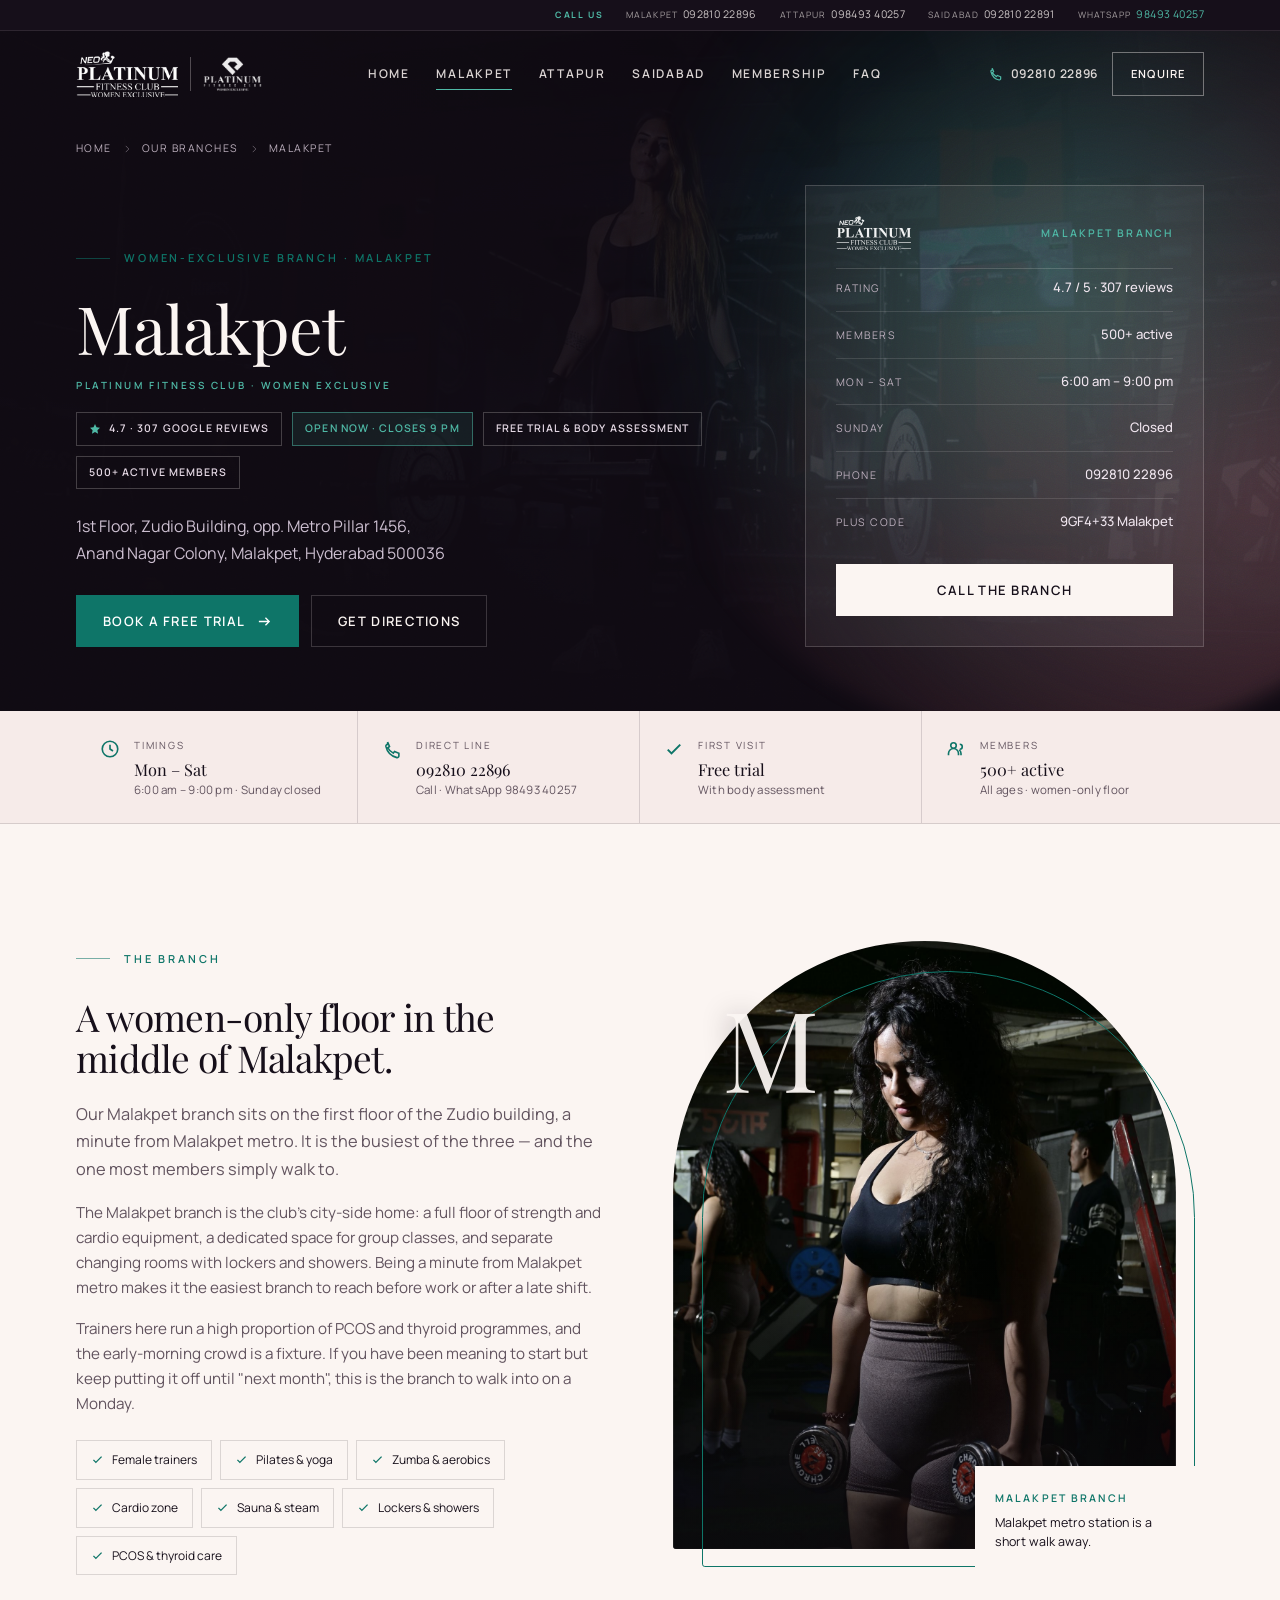
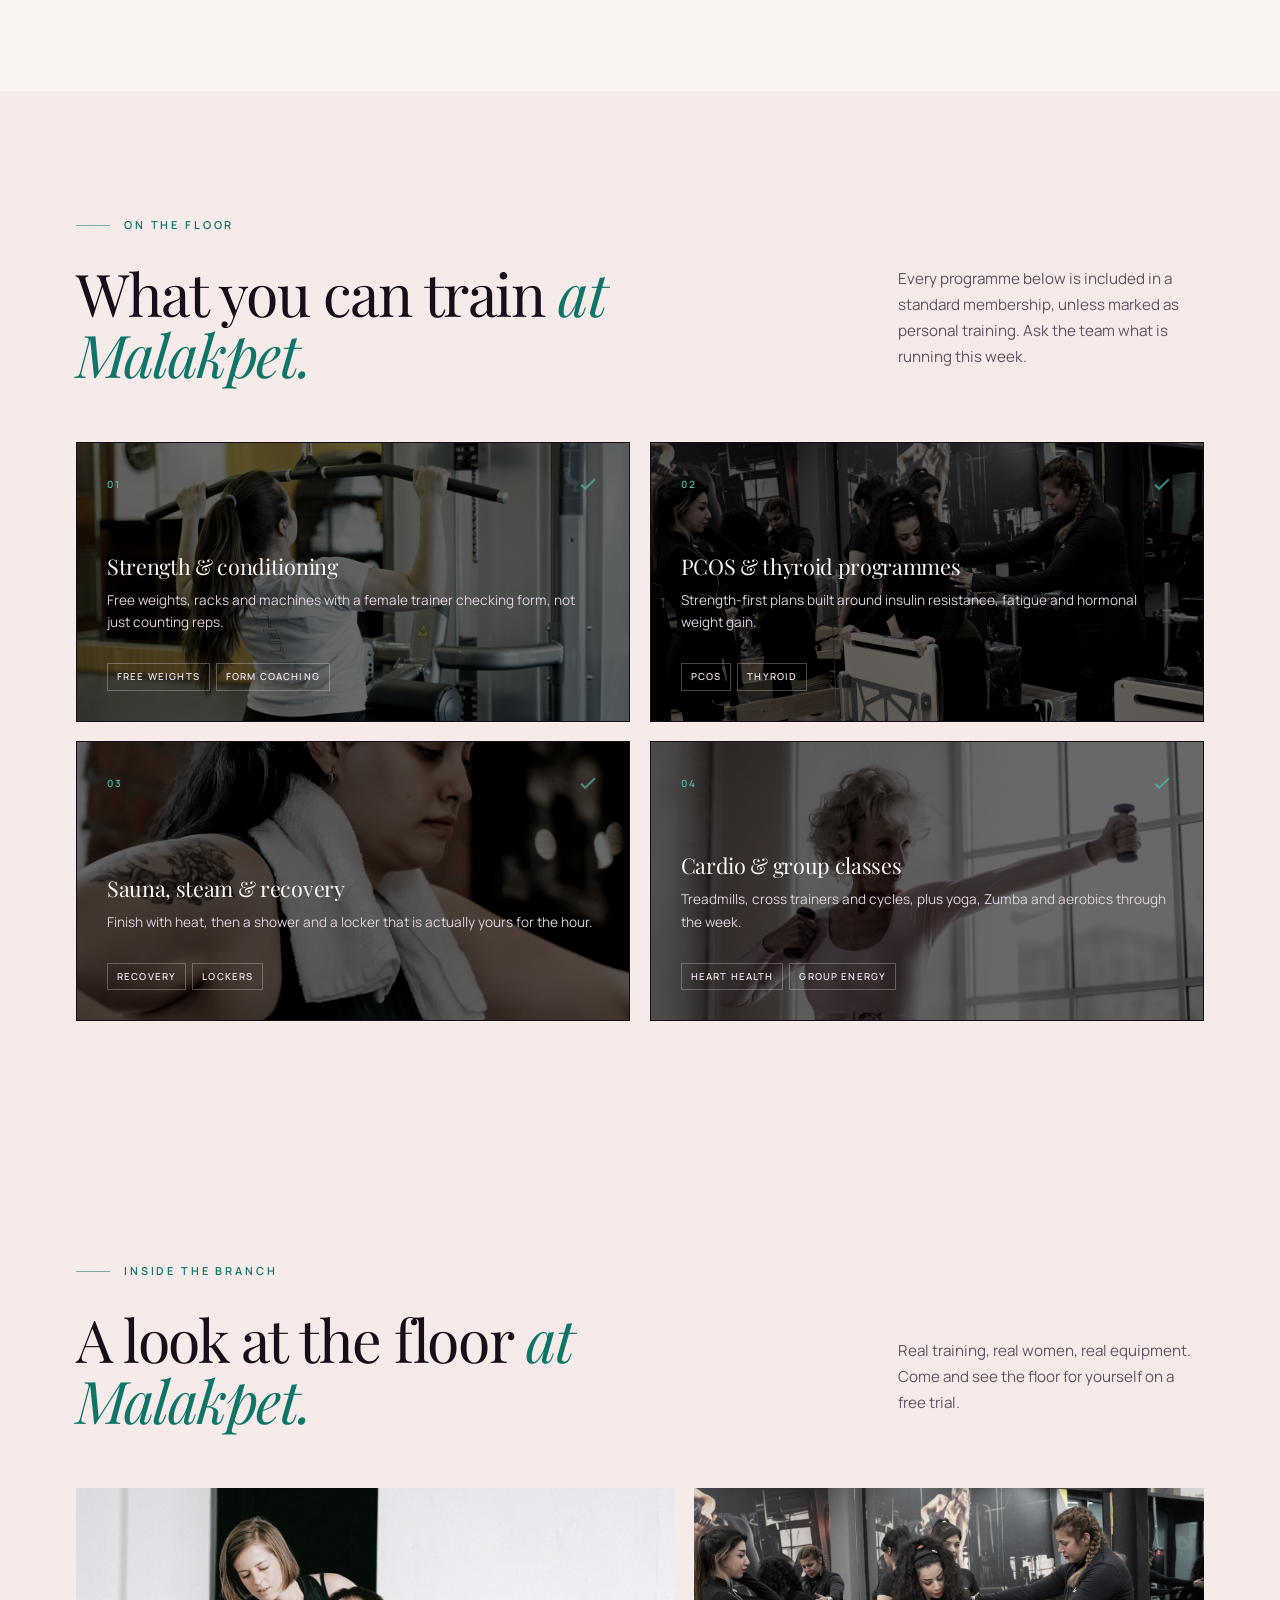
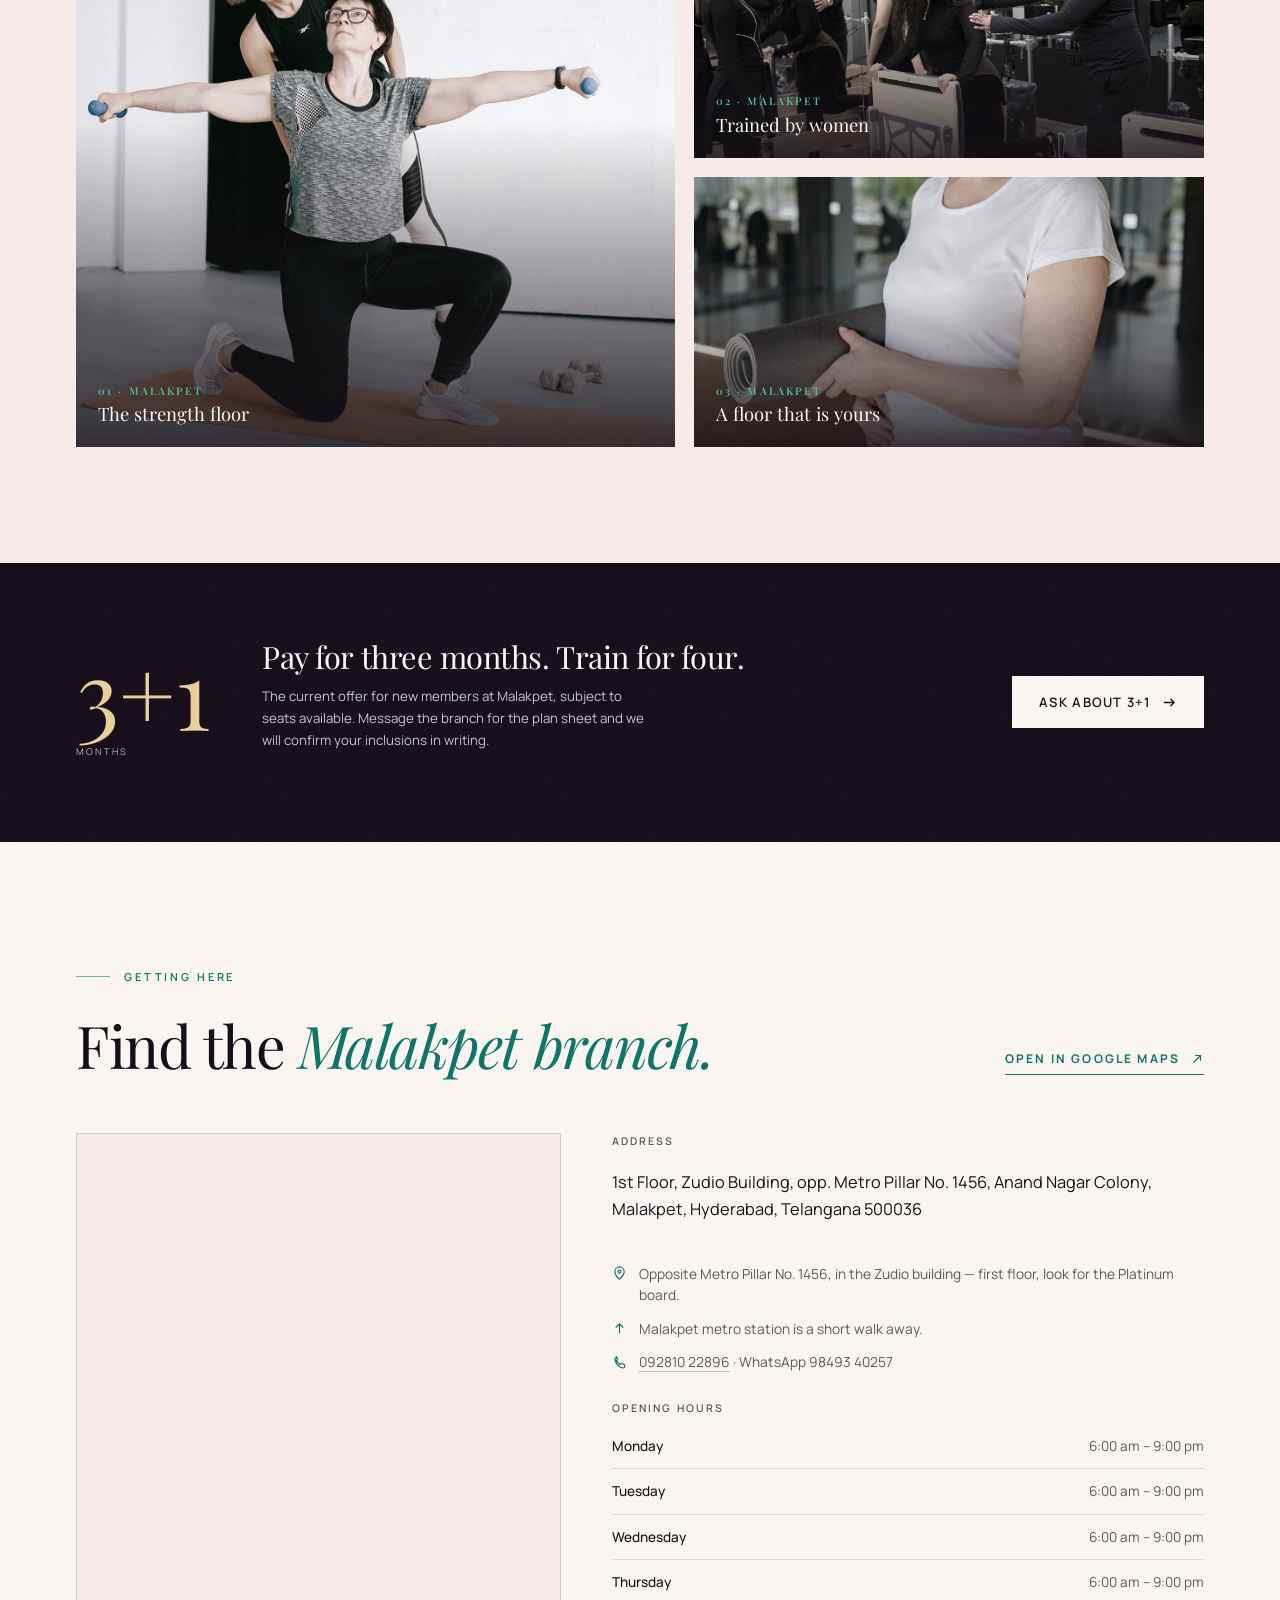
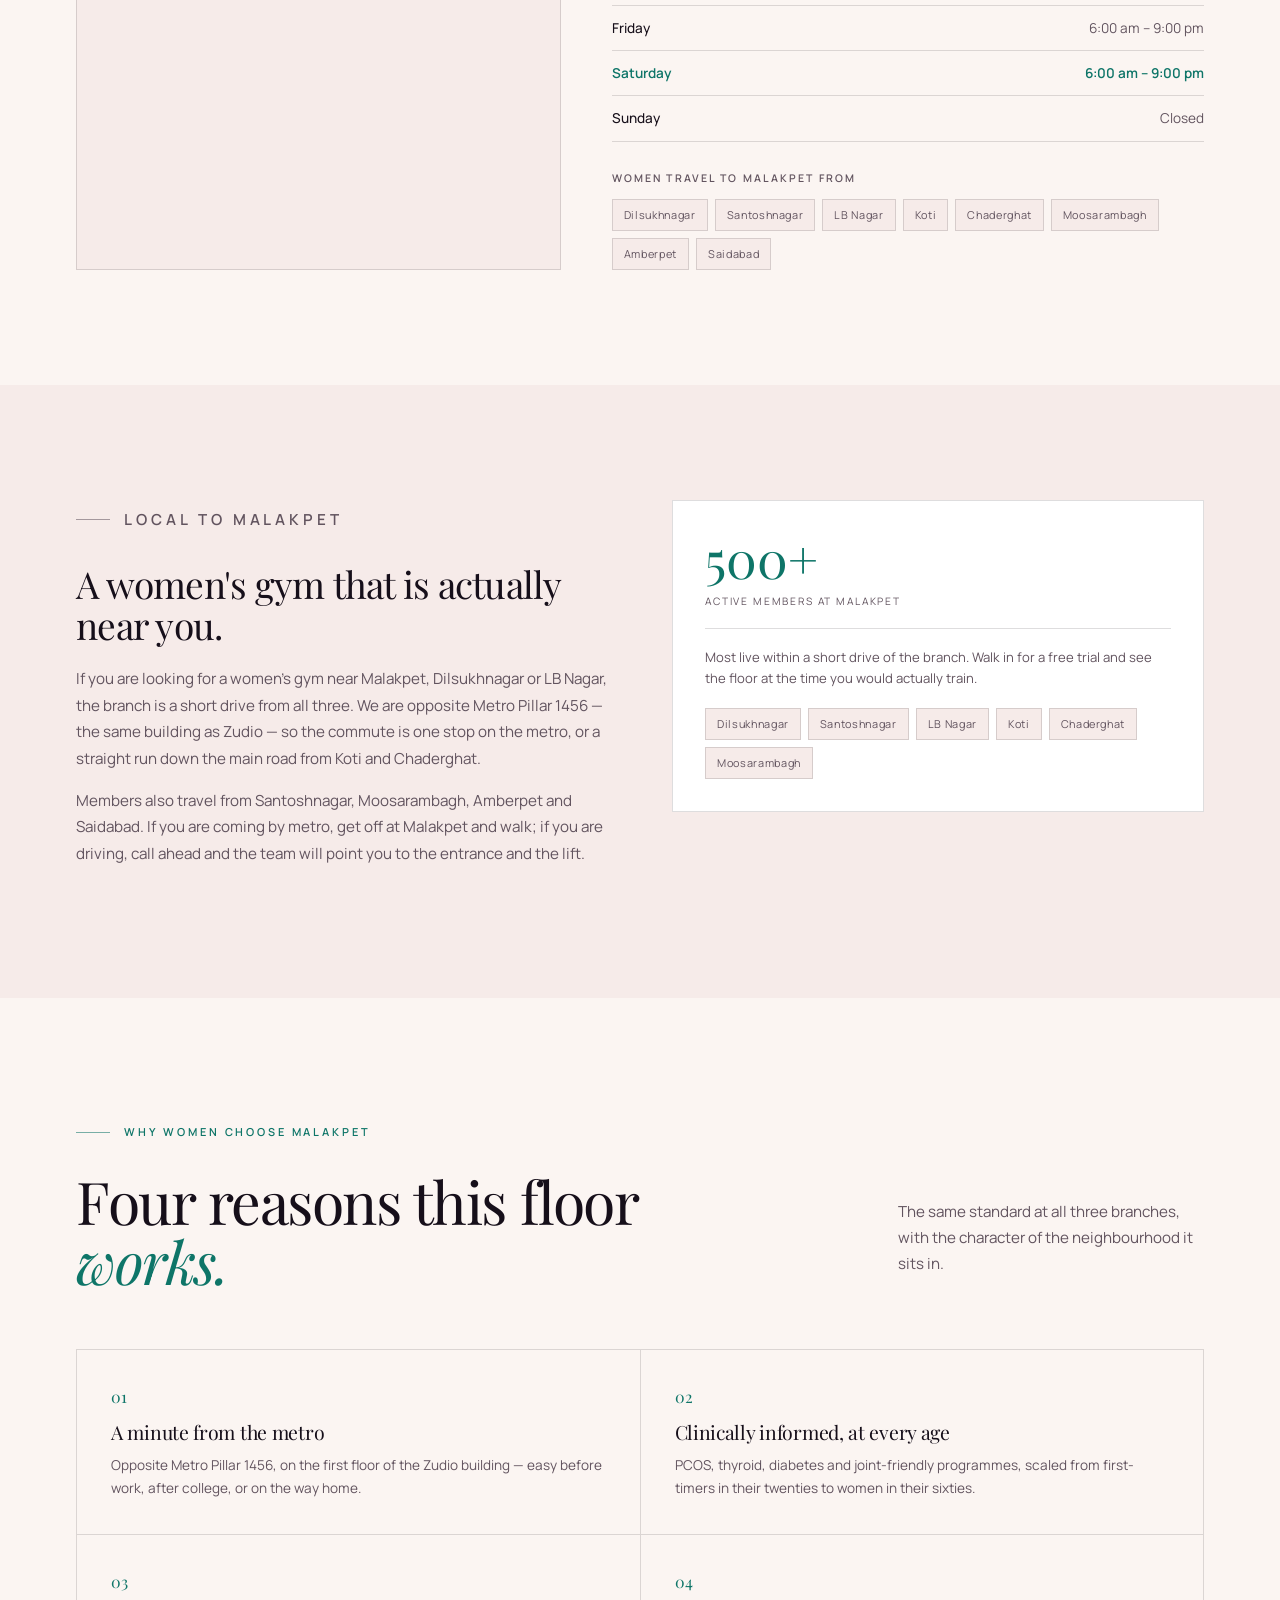
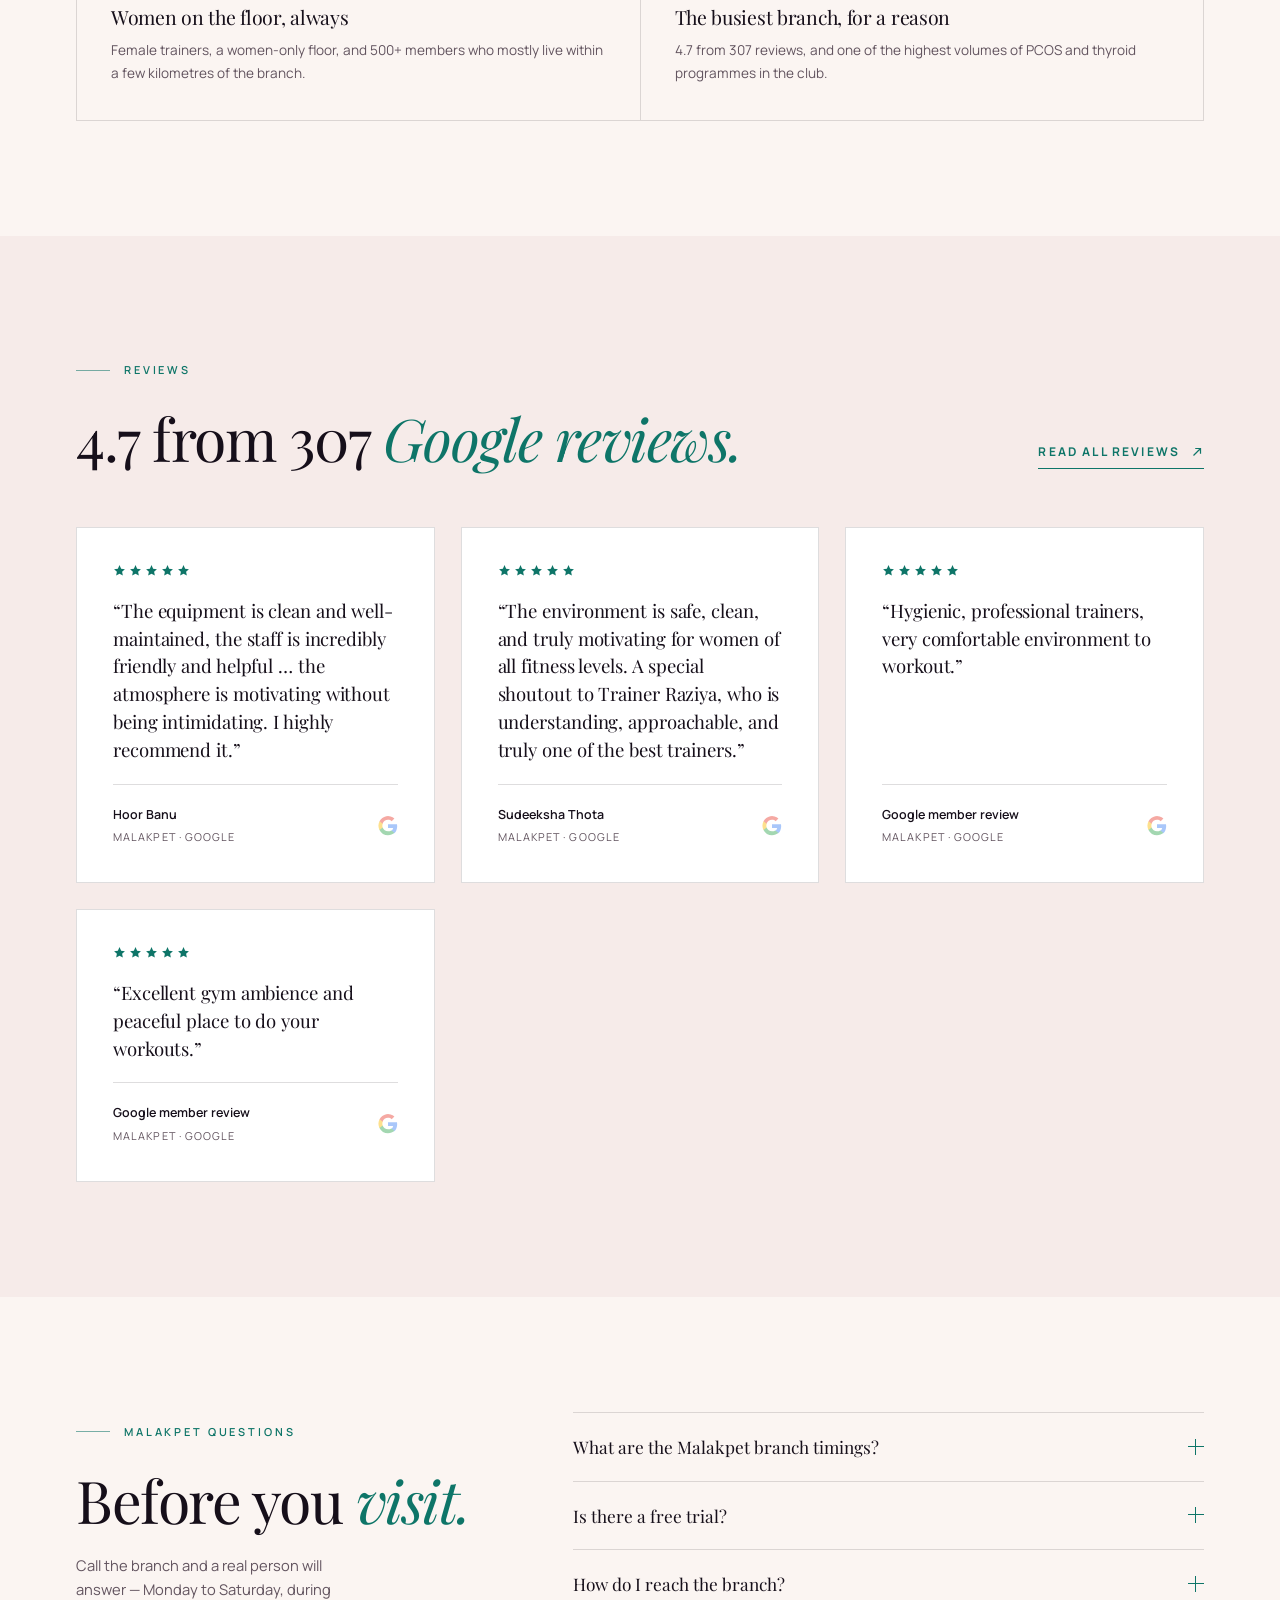
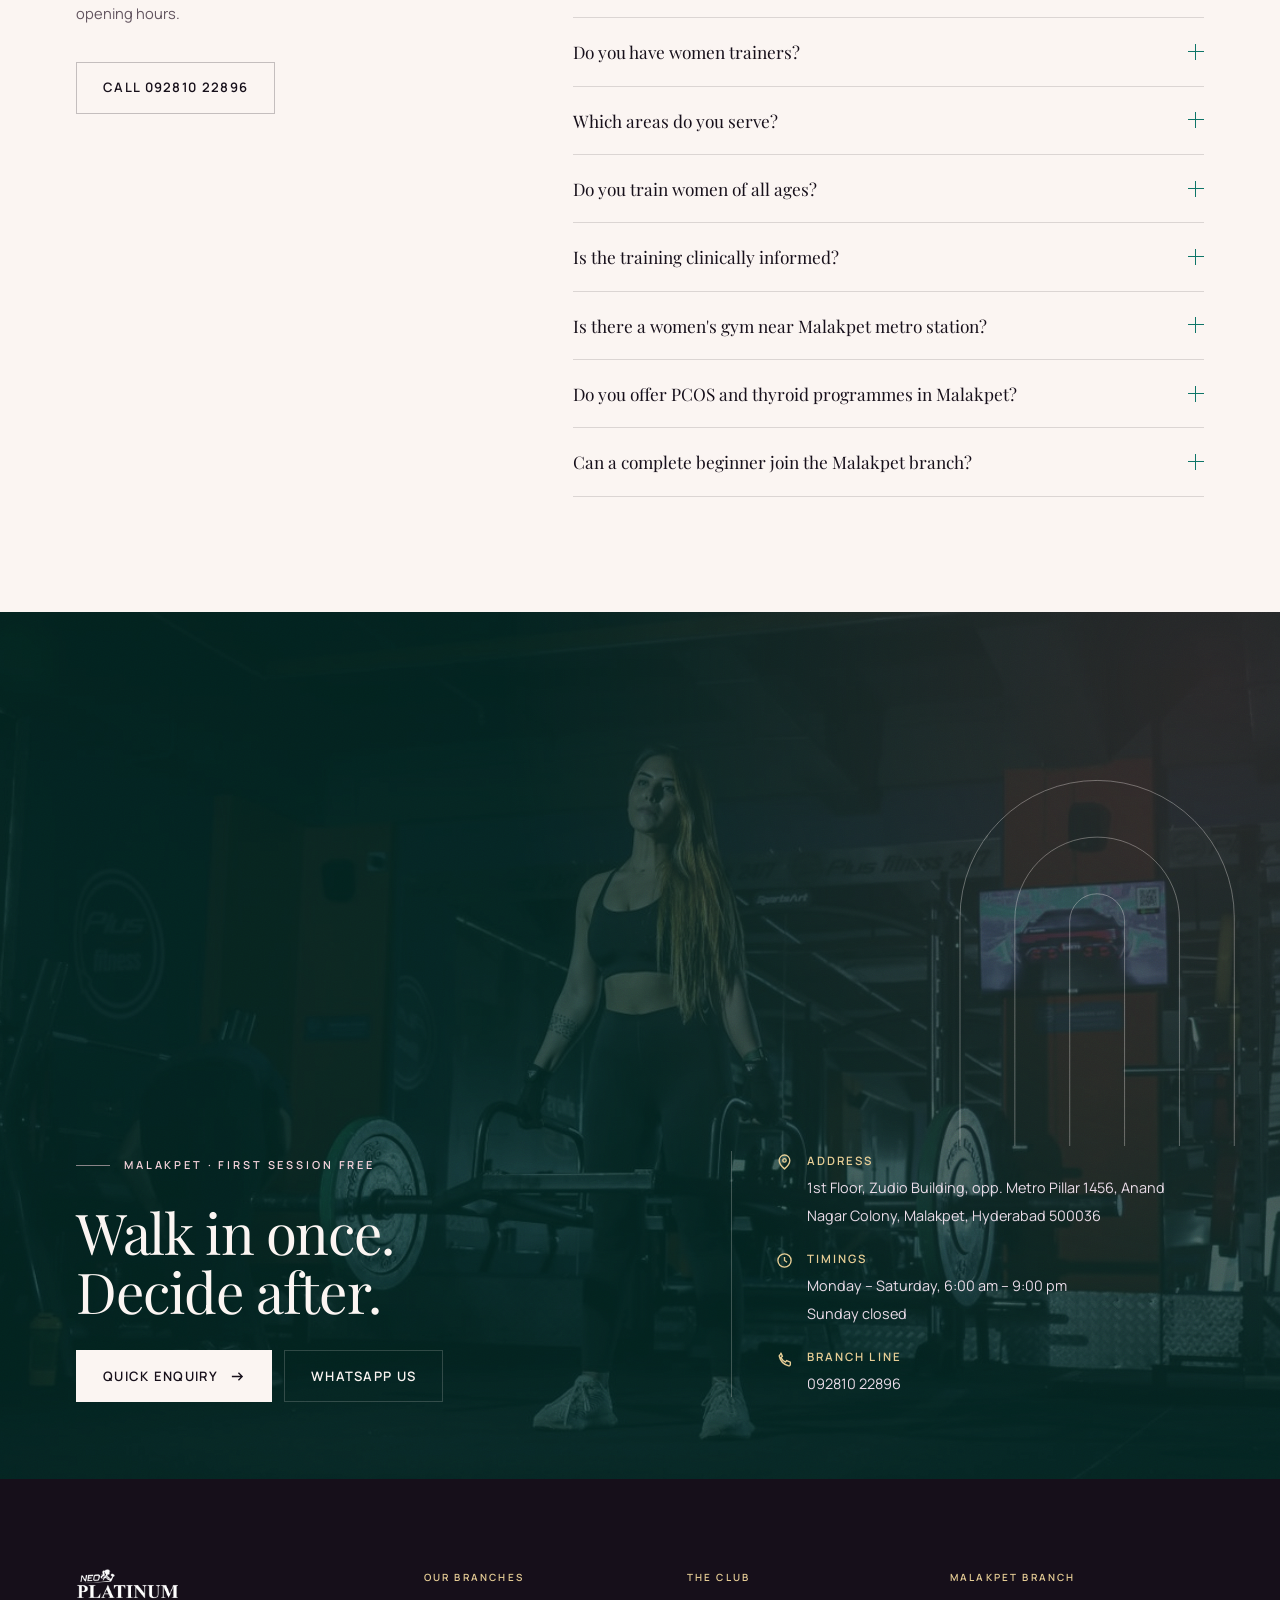
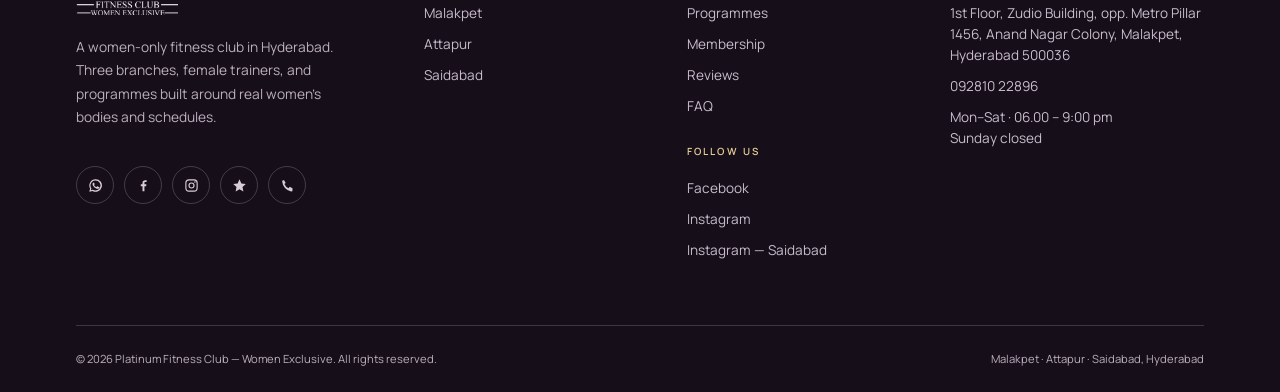
<file: malakpet.html>
<!DOCTYPE html>
<html lang="en-IN">
<head>
<meta charset="utf-8">
<meta name="viewport" content="width=device-width, initial-scale=1">
<title>Women's Gym in Malakpet, Hyderabad | Platinum Fitness Club</title>
<meta name="description" content="Women-only gym in Malakpet, Hyderabad. 4.7 from 307 Google reviews, 500+ members. Clinical training, female trainers, free trial.">
<link rel="canonical" href="https://platinumfitnessclubwomen-hash.github.io/platinumfitnesswomen/malakpet.html">
<meta name="robots" content="index,follow,max-image-preview:large">
<meta name="theme-color" content="#160F1A">
<meta name="geo.region" content="IN-TG">
<meta name="geo.placename" content="Malakpet, Hyderabad">
<meta name="geo.position" content="17.37263;78.50519">
<meta name="ICBM" content="17.37263, 78.50519">
<link rel="preload" as="image" href="assets/img/src/w-power.jpg">

<meta property="og:type" content="website">
<meta property="og:site_name" content="Platinum Fitness Club — Women Exclusive">
<meta property="og:title" content="Women's Gym in Malakpet, Hyderabad | Platinum Fitness Club">
<meta property="og:description" content="Women-only gym in Malakpet, Hyderabad. 4.7 from 307 Google reviews, 500+ members. Clinical training, female trainers, free trial.">
<meta property="og:url" content="https://platinumfitnessclubwomen-hash.github.io/platinumfitnesswomen/malakpet.html">
<meta property="og:image" content="https://platinumfitnessclubwomen-hash.github.io/platinumfitnesswomen/assets/img/og.png">
<meta property="og:image:width" content="1200">
<meta property="og:image:height" content="630">
<meta property="og:image:alt" content="Platinum Fitness Club — Women Exclusive — Malakpet">
<meta property="og:locale" content="en_IN">
<meta name="twitter:card" content="summary_large_image">
<meta name="twitter:title" content="Women's Gym in Malakpet, Hyderabad | Platinum Fitness Club">
<meta name="twitter:description" content="Women-only gym in Malakpet, Hyderabad. 4.7 from 307 Google reviews, 500+ members. Clinical training, female trainers, free trial.">
<meta name="twitter:image" content="https://platinumfitnessclubwomen-hash.github.io/platinumfitnesswomen/assets/img/og.png">
<meta name="twitter:image:alt" content="Platinum Fitness Club — Women Exclusive — Malakpet">

<link rel="icon" href="assets/img/favicon.svg" type="image/svg+xml">
<link rel="apple-touch-icon" href="assets/img/apple-touch-icon.png">
<link rel="preconnect" href="https://fonts.googleapis.com">
<link rel="preconnect" href="https://fonts.gstatic.com" crossorigin>
<link href="https://fonts.googleapis.com/css2?family=Manrope:wght@300;400;500;600;700&family=Playfair+Display:ital,wght@0,400;0,500;0,600;1,400;1,500&display=swap" rel="stylesheet">
<link rel="stylesheet" href="assets/css/style.css?v=2">
<script>document.documentElement.classList.add('js');</script>
<script type="application/ld+json">
{
  "@context": "https://schema.org",
  "@graph": [
    {
      "@type": "HealthClub",
      "@id": "https://platinumfitnessclubwomen-hash.github.io/platinumfitnesswomen/malakpet.html#gym",
      "name": "Platinum Fitness Club Women Exclusive — Malakpet",
      "description": "Women-only gym in Malakpet, Hyderabad. 4.7 from 307 Google reviews, 500+ members. Clinical training, female trainers, free trial. Located at 1st Floor, Zudio Building, opp. Metro Pillar 1456, Anand Nagar Colony, Malakpet, Hyderabad 500036.",
      "url": "https://platinumfitnessclubwomen-hash.github.io/platinumfitnesswomen/malakpet.html",
      "telephone": "+919281022896",
      "image": "https://platinumfitnessclubwomen-hash.github.io/platinumfitnesswomen/assets/img/og.png",
      "logo": "https://platinumfitnessclubwomen-hash.github.io/platinumfitnesswomen/assets/img/logo.svg",
      "priceRange": "₹₹",
      "currenciesAccepted": "INR",
      "paymentAccepted": "Cash, UPI, Card",
      "address": {
        "@type": "PostalAddress",
        "streetAddress": "1st Floor, Zudio Building, opp. Metro Pillar No. 1456, Anand Nagar Colony, Malakpet, Hyderabad, Telangana 500036",
        "addressLocality": "Malakpet",
        "addressRegion": "Telangana",
        "postalCode": "500036",
        "addressCountry": "IN"
      },
      "geo": {
        "@type": "GeoCoordinates",
        "latitude": "17.37263",
        "longitude": "78.50519"
      },
      "hasMap": "https://www.google.com/maps/search/Platinum%20Fitness%20Club%20Women%20Exclusive%20Malakpet%20Hyderabad",
      "sameAs": [
        "https://www.google.com/maps/search/Platinum%20Fitness%20Club%20Women%20Exclusive%20Malakpet%20Hyderabad",
        "https://www.facebook.com/womenexclusiveofficial",
        "https://www.instagram.com/platinumwomenfitness"
      ],
      "openingHoursSpecification": [
        {
          "@type": "OpeningHoursSpecification",
          "dayOfWeek": [
            "Monday",
            "Tuesday",
            "Wednesday",
            "Thursday",
            "Friday",
            "Saturday"
          ],
          "opens": "06:00",
          "closes": "21:00"
        }
      ],
      "aggregateRating": {
        "@type": "AggregateRating",
        "ratingValue": "4.7",
        "reviewCount": "307",
        "bestRating": "5"
      },
      "review": [
        {
          "@type": "Review",
          "author": {
            "@type": "Person",
            "name": "Hoor Banu"
          },
          "reviewRating": {
            "@type": "Rating",
            "ratingValue": "5",
            "bestRating": "5"
          },
          "reviewBody": "The equipment is clean and well-maintained, the staff is incredibly friendly and helpful … the atmosphere is motivating without being intimidating. I highly recommend it."
        },
        {
          "@type": "Review",
          "author": {
            "@type": "Person",
            "name": "Sudeeksha Thota"
          },
          "reviewRating": {
            "@type": "Rating",
            "ratingValue": "5",
            "bestRating": "5"
          },
          "reviewBody": "The environment is safe, clean, and truly motivating for women of all fitness levels. A special shoutout to Trainer Raziya, who is understanding, approachable, and truly one of the best trainers."
        },
        {
          "@type": "Review",
          "author": {
            "@type": "Person",
            "name": "Google member review"
          },
          "reviewRating": {
            "@type": "Rating",
            "ratingValue": "5",
            "bestRating": "5"
          },
          "reviewBody": "Hygienic, professional trainers, very comfortable environment to workout."
        },
        {
          "@type": "Review",
          "author": {
            "@type": "Person",
            "name": "Google member review"
          },
          "reviewRating": {
            "@type": "Rating",
            "ratingValue": "5",
            "bestRating": "5"
          },
          "reviewBody": "Excellent gym ambience and peaceful place to do your workouts."
        }
      ],
      "amenityFeature": [
        {
          "@type": "LocationFeatureSpecification",
          "name": "Female trainers",
          "value": true
        },
        {
          "@type": "LocationFeatureSpecification",
          "name": "Pilates & yoga",
          "value": true
        },
        {
          "@type": "LocationFeatureSpecification",
          "name": "Zumba & aerobics",
          "value": true
        },
        {
          "@type": "LocationFeatureSpecification",
          "name": "Cardio zone",
          "value": true
        },
        {
          "@type": "LocationFeatureSpecification",
          "name": "Sauna & steam",
          "value": true
        },
        {
          "@type": "LocationFeatureSpecification",
          "name": "Lockers & showers",
          "value": true
        },
        {
          "@type": "LocationFeatureSpecification",
          "name": "PCOS & thyroid care",
          "value": true
        }
      ],
      "areaServed": [
        {
          "@type": "Place",
          "name": "Dilsukhnagar"
        },
        {
          "@type": "Place",
          "name": "Santoshnagar"
        },
        {
          "@type": "Place",
          "name": "LB Nagar"
        },
        {
          "@type": "Place",
          "name": "Koti"
        },
        {
          "@type": "Place",
          "name": "Chaderghat"
        },
        {
          "@type": "Place",
          "name": "Moosarambagh"
        },
        {
          "@type": "Place",
          "name": "Amberpet"
        },
        {
          "@type": "Place",
          "name": "Saidabad"
        }
      ],
      "slogan": "Women exclusive. Every age.",
      "knowsAbout": [
        "Clinical fitness",
        "PCOS training",
        "Thyroid friendly training",
        "Menopause and bone health",
        "Post-partum recovery",
        "Strength training for women"
      ],
      "additionalProperty": [
        {
          "@type": "PropertyValue",
          "name": "Active members",
          "value": "500+"
        },
        {
          "@type": "PropertyValue",
          "name": "Minimum age",
          "value": "18"
        }
      ],
      "makesOffer": [
        {
          "@type": "Offer",
          "name": "Free trial and body assessment",
          "description": "One complimentary trial session with a body assessment and branch walkthrough, Monday to Saturday.",
          "category": "Trial membership",
          "availability": "https://schema.org/InStock"
        },
        {
          "@type": "Offer",
          "name": "3 months + 1 month free",
          "description": "Current offer for new members: pay for three months and train for four, subject to seats available.",
          "category": "Membership",
          "availability": "https://schema.org/LimitedAvailability"
        }
      ],
      "isAccessibleForFree": false,
      "publicAccess": false,
      "smokingAllowed": false,
      "parentOrganization": {
        "@id": "https://platinumfitnessclubwomen-hash.github.io/platinumfitnesswomen/#organization"
      }
    },
    {
      "@type": "BreadcrumbList",
      "itemListElement": [
        {
          "@type": "ListItem",
          "position": 1,
          "name": "Home",
          "item": "https://platinumfitnessclubwomen-hash.github.io/platinumfitnesswomen/"
        },
        {
          "@type": "ListItem",
          "position": 2,
          "name": "Our Branches",
          "item": "https://platinumfitnessclubwomen-hash.github.io/platinumfitnesswomen/#branches"
        },
        {
          "@type": "ListItem",
          "position": 3,
          "name": "Malakpet",
          "item": "https://platinumfitnessclubwomen-hash.github.io/platinumfitnesswomen/malakpet.html"
        }
      ]
    },
    {
      "@type": "FAQPage",
      "mainEntity": [
        {
          "@type": "Question",
          "name": "What are the Malakpet branch timings?",
          "acceptedAnswer": {
            "@type": "Answer",
            "text": "Monday to Saturday, 6:00 am to 9:00 pm. The branch is closed on Sundays."
          }
        },
        {
          "@type": "Question",
          "name": "Is there a free trial?",
          "acceptedAnswer": {
            "@type": "Answer",
            "text": "Yes — a free trial session with a body assessment. Call the branch or WhatsApp 98493 40257 to book a slot, Monday to Saturday."
          }
        },
        {
          "@type": "Question",
          "name": "How do I reach the branch?",
          "acceptedAnswer": {
            "@type": "Answer",
            "text": "We are on the first floor of the Zudio building, opposite Metro Pillar No. 1456 in Anand Nagar Colony. Malakpet metro station is a short walk away."
          }
        },
        {
          "@type": "Question",
          "name": "Do you have women trainers?",
          "acceptedAnswer": {
            "@type": "Answer",
            "text": "Yes. Our floor trainers are women, and they lead the strength, PCOS and thyroid programmes."
          }
        },
        {
          "@type": "Question",
          "name": "Which areas do you serve?",
          "acceptedAnswer": {
            "@type": "Answer",
            "text": "Members travel to us from Malakpet, Dilsukhnagar, Santoshnagar, LB Nagar, Koti, Chaderghat, Moosarambagh, Amberpet and Saidabad."
          }
        },
        {
          "@type": "Question",
          "name": "Do you train women of all ages?",
          "acceptedAnswer": {
            "@type": "Answer",
            "text": "Yes. Members range from women in their twenties to women in their sixties. Every programme is scaled to age, experience and medical history, and older members train with a trainer nearby on machines chosen for joints and balance."
          }
        },
        {
          "@type": "Question",
          "name": "Is the training clinically informed?",
          "acceptedAnswer": {
            "@type": "Answer",
            "text": "Yes — PCOS, thyroid, diabetes, hypertension, menopause, bone health and post-partum programmes are built around the guidance you bring from your doctor or physiotherapist. We are trainers, not doctors, and we do not diagnose or treat conditions."
          }
        },
        {
          "@type": "Question",
          "name": "Is there a women's gym near Malakpet metro station?",
          "acceptedAnswer": {
            "@type": "Answer",
            "text": "Yes. Our Malakpet branch is a minute from Malakpet metro, opposite Pillar 1456 in the Zudio building. It is the easiest of our three branches to reach by metro."
          }
        },
        {
          "@type": "Question",
          "name": "Do you offer PCOS and thyroid programmes in Malakpet?",
          "acceptedAnswer": {
            "@type": "Answer",
            "text": "Yes. Malakpet trainers run a high proportion of PCOS and thyroid programmes, built around your doctor's guidance with strength-first plans and sensible cardio."
          }
        },
        {
          "@type": "Question",
          "name": "Can a complete beginner join the Malakpet branch?",
          "acceptedAnswer": {
            "@type": "Answer",
            "text": "Yes. Most members start with no gym experience. Your free trial includes a body assessment, and a female trainer stays with you on the floor while you learn the machines."
          }
        }
      ]
    }
  ]
}
</script>
</head>
<body data-page="malakpet">

<a class="skip" href="#main">Skip to content</a>
<header class="header header--over-hero" id="site-header">
  
<div class="header__numbers">
  <div class="wrap header__numbers-inner">
    <span class="header__numbers-label">Call us</span>
    <a href="tel:+919281022896"><span>Malakpet</span>092810 22896</a>
    <a href="tel:+919849340257"><span>Attapur</span>098493 40257</a>
    <a href="tel:+919281022891"><span>Saidabad</span>092810 22891</a>
    <a href="https://wa.me/919849340257" target="_blank" rel="noopener"><span>WhatsApp</span>98493 40257</a>
  </div>
</div>
  <div class="wrap header__inner">
    <a class="brand" href="index.html" aria-label="Platinum Fitness Club Women Exclusive — home">
      <img class="brand__logo" src="assets/img/src/logo-web.png" alt="Platinum Fitness Club Women Exclusive" width="200" height="52">
      <span class="brand__divider" aria-hidden="true"></span>
      <img class="brand__logo brand__logo--second" src="assets/img/src/stronger-every-day.png" alt="Stronger Every Day" width="150" height="86">
    </a>
    <nav class="nav" aria-label="Primary">
      <a class="nav__link" href="index.html">Home</a>
      <a class="nav__link" href="malakpet.html" aria-current="page">Malakpet</a>
      <a class="nav__link" href="attapur.html">Attapur</a>
      <a class="nav__link" href="saidabad.html">Saidabad</a>
      <a class="nav__link" href="index.html#membership">Membership</a>
      <a class="nav__link" href="index.html#faq">FAQ</a>
    </nav>
    <div class="header__cta">
      <a class="header__phone" href="tel:+919281022896">
        <svg viewBox="0 0 16 16" fill="none" stroke="currentColor" stroke-width="1.3" aria-hidden="true"><path d="M4.5 2.5 6 6 4.7 7a9 9 0 0 0 4.3 4.3L10 10l3.5 1.5v2a1.4 1.4 0 0 1-1.6 1.4A12 12 0 0 1 3.1 5.9 1.4 1.4 0 0 1 4.5 4.3Z"/></svg>
        092810 22896
      </a>
      <button class="btn btn--ghost btn--sm js-enquire" type="button">Enquire</button>
      <button class="burger" type="button" aria-label="Open menu" aria-expanded="false" aria-controls="drawer"><span></span></button>
    </div>
  </div>
</header>

<div class="drawer" id="drawer" aria-hidden="true">
  <nav class="drawer__nav" aria-label="Mobile">
    <a class="drawer__link" href="index.html"><span>01</span>Home</a>
    <a class="drawer__link" href="malakpet.html"><span>02</span>Malakpet</a>
    <a class="drawer__link" href="attapur.html"><span>03</span>Attapur</a>
    <a class="drawer__link" href="saidabad.html"><span>04</span>Saidabad</a>
    <a class="drawer__link" href="index.html#membership"><span>05</span>Membership</a>
  </nav>
  <div class="drawer__brand">
    <img class="brand__logo" src="assets/img/src/logo-web.png" alt="" width="190" height="48">
  </div>
  <div class="drawer__foot">
    <p class="micro" style="color:var(--muted-light)">Malakpet · Women-only</p>
    <a class="drawer__phone" href="tel:+919281022896">092810 22896</a>
  </div>
</div>

<main id="main">

  <section class="branch-hero grain">
    <div class="branch-hero__photo" style="background-image:url('assets/img/src/w-power.jpg')" aria-hidden="true"></div>
    <div class="hero__glow" aria-hidden="true"></div>
    <div class="wrap branch-hero__inner">
      <nav class="breadcrumb" aria-label="Breadcrumb">
        <a href="index.html">Home</a>
        <svg viewBox="0 0 16 16" fill="none" stroke="currentColor" stroke-width="1.4" aria-hidden="true"><path d="m6 3 5 5-5 5"/></svg>
        <a href="index.html#branches">Our Branches</a>
        <svg viewBox="0 0 16 16" fill="none" stroke="currentColor" stroke-width="1.4" aria-hidden="true"><path d="m6 3 5 5-5 5"/></svg>
        <span>Malakpet</span>
      </nav>

      <div class="branch-hero__grid">
        <div>
          <p class="eyebrow" data-reveal>Women-exclusive branch · Malakpet</p>
          <h1 class="branch-hero__title" data-reveal data-reveal-delay="1">
            Malakpet
            <span>Platinum Fitness Club · Women Exclusive</span>
          </h1>
          <div class="branch-hero__badges" data-reveal data-reveal-delay="2">
            <span class="pill">
              <svg viewBox="0 0 24 24" fill="currentColor" aria-hidden="true"><path d="m12 2 3 6.6 7 .9-5.2 4.9 1.4 7L12 18l-6.2 3.4 1.4-7L2 9.5l7-.9Z"/></svg>
              4.7 · 307 Google reviews
            </span>
            <span class="pill pill--live" data-hours data-open="06:00" data-close="21:00">Open · closes 9:00 pm</span>
            <span class="pill">Free trial &amp; body assessment</span>
            <span class="pill">500+ active members</span>
          </div>
          <p class="branch-hero__addr" data-reveal data-reveal-delay="2">1st Floor, Zudio Building, opp. Metro Pillar 1456, Anand Nagar Colony, Malakpet, Hyderabad 500036</p>
          <div class="branch-hero__actions" data-reveal data-reveal-delay="3">
            <a class="btn btn--teal" href="https://wa.me/919849340257?text=Hi%2C%20I'd%20like%20to%20book%20a%20free%20trial%20at%20the%20Malakpet%20branch." target="_blank" rel="noopener">
              Book a free trial
              <svg viewBox="0 0 16 16" fill="none" stroke="currentColor" stroke-width="1.4" aria-hidden="true"><path d="M2 8h11M9 4l4 4-4 4"/></svg>
            </a>
            <a class="btn btn--outline-light" href="https://www.google.com/maps/dir/?api=1&destination=1st%20Floor%2C%20Zudio%20Building%2C%20opp.%20Metro%20Pillar%20No.%201456%2C%20Anand%20Nagar%20Colony%2C%20Malakpet%2C%20Hyderabad%2C%20Telangana%20500036" target="_blank" rel="noopener">Get directions</a>
          </div>
        </div>

        <aside class="branch-panel" data-reveal data-reveal-delay="2" aria-label="Branch details">
          <div class="branch-panel__brand">
            <img class="brand__logo" src="assets/img/src/logo-web.png" alt="" width="180" height="46">
            <span class="micro">Malakpet branch</span>
          </div>
          <dl style="margin:0">
            <div class="branch-panel__row">
              <dt>Rating</dt>
              <dd>4.7 / 5 · 307 reviews</dd>
            </div>
            <div class="branch-panel__row">
              <dt>Members</dt>
              <dd>500+ active</dd>
            </div>
            <div class="branch-panel__row">
              <dt>Mon – Sat</dt>
              <dd>6:00 am – 9:00 pm</dd>
            </div>
            <div class="branch-panel__row">
              <dt>Sunday</dt>
              <dd>Closed</dd>
            </div>
            <div class="branch-panel__row">
              <dt>Phone</dt>
              <dd><a href="tel:+919281022896">092810 22896</a></dd>
            </div>
            <div class="branch-panel__row">
              <dt>Plus code</dt>
              <dd>9GF4+33 Malakpet</dd>
            </div>
          </dl>
          <a class="btn btn--light btn--block" href="tel:+919281022896">Call the branch</a>
        </aside>
      </div>
    </div>
  </section>

  <section class="facts">
    <div class="wrap facts__grid">
      <div class="fact">
        <svg viewBox="0 0 16 16" fill="none" stroke="currentColor" stroke-width="1.3" aria-hidden="true"><circle cx="8" cy="8" r="6.2"/><path d="M8 4.6V8l2.4 1.6"/></svg>
        <div><div class="fact__k">Timings</div><div class="fact__v">Mon – Sat<small>6:00 am – 9:00 pm · Sunday closed</small></div></div>
      </div>
      <div class="fact">
        <svg viewBox="0 0 16 16" fill="none" stroke="currentColor" stroke-width="1.3" aria-hidden="true"><path d="M4.5 2.5 6 6 4.7 7a9 9 0 0 0 4.3 4.3L10 10l3.5 1.5v2a1.4 1.4 0 0 1-1.6 1.4A12 12 0 0 1 3.1 5.9 1.4 1.4 0 0 1 4.5 4.3Z"/></svg>
        <div><div class="fact__k">Direct line</div><div class="fact__v"><a href="tel:+919281022896">092810 22896</a><small>Call · WhatsApp 98493 40257</small></div></div>
      </div>
      <div class="fact">
        <svg viewBox="0 0 16 16" fill="none" stroke="currentColor" stroke-width="1.6" aria-hidden="true"><path d="m3 8.5 3 3 7-7"/></svg>
        <div><div class="fact__k">First visit</div><div class="fact__v">Free trial<small>With body assessment</small></div></div>
      </div>
      <div class="fact">
        <svg viewBox="0 0 16 16" fill="none" stroke="currentColor" stroke-width="1.3" aria-hidden="true"><circle cx="6" cy="5.2" r="2.2"/><path d="M2 13v-1.4a4 4 0 0 1 8 0V13M11 4.2a2 2 0 0 1 0 4M12 13v-1.4a4 4 0 0 0-1.4-3"/></svg>
        <div><div class="fact__k">Members</div><div class="fact__v">500+ active<small>All ages · women-only floor</small></div></div>
      </div>
    </div>
  </section>

  <section class="section">
    <div class="wrap story">
      <div data-reveal>
        <p class="eyebrow">The branch</p>
        <h2 class="display-m" style="margin-top:18px">A women-only floor in the middle of Malakpet.</h2>
        <p class="lede" style="margin-top:22px">Our Malakpet branch sits on the first floor of the Zudio building, a minute from Malakpet metro. It is the busiest of the three — and the one most members simply walk to.</p>
        <p class="body-muted" style="font-size:.95rem">The Malakpet branch is the club's city-side home: a full floor of strength and cardio equipment, a dedicated space for group classes, and separate changing rooms with lockers and showers. Being a minute from Malakpet metro makes it the easiest branch to reach before work or after a late shift.</p>
        <p class="body-muted" style="font-size:.95rem">Trainers here run a high proportion of PCOS and thyroid programmes, and the early-morning crowd is a fixture. If you have been meaning to start but keep putting it off until "next month", this is the branch to walk into on a Monday.</p>
        <div class="amenities">
          <span class="amenity"><svg viewBox="0 0 16 16" fill="none" stroke="currentColor" stroke-width="1.6" aria-hidden="true"><path d="m3 8.5 3 3 7-7"/></svg>Female trainers</span>
          <span class="amenity"><svg viewBox="0 0 16 16" fill="none" stroke="currentColor" stroke-width="1.6" aria-hidden="true"><path d="m3 8.5 3 3 7-7"/></svg>Pilates & yoga</span>
          <span class="amenity"><svg viewBox="0 0 16 16" fill="none" stroke="currentColor" stroke-width="1.6" aria-hidden="true"><path d="m3 8.5 3 3 7-7"/></svg>Zumba & aerobics</span>
          <span class="amenity"><svg viewBox="0 0 16 16" fill="none" stroke="currentColor" stroke-width="1.6" aria-hidden="true"><path d="m3 8.5 3 3 7-7"/></svg>Cardio zone</span>
          <span class="amenity"><svg viewBox="0 0 16 16" fill="none" stroke="currentColor" stroke-width="1.6" aria-hidden="true"><path d="m3 8.5 3 3 7-7"/></svg>Sauna & steam</span>
          <span class="amenity"><svg viewBox="0 0 16 16" fill="none" stroke="currentColor" stroke-width="1.6" aria-hidden="true"><path d="m3 8.5 3 3 7-7"/></svg>Lockers & showers</span>
          <span class="amenity"><svg viewBox="0 0 16 16" fill="none" stroke="currentColor" stroke-width="1.6" aria-hidden="true"><path d="m3 8.5 3 3 7-7"/></svg>PCOS & thyroid care</span>
        </div>
      </div>
      <div class="story__art" data-reveal data-reveal-delay="2">
        <div class="story__photo" style="background-image:url('assets/img/src/w-weights.jpg')" role="img" aria-label="Women training at the Malakpet branch"></div>
        <div class="story__frame" aria-hidden="true"></div>
        <span class="story__monogram" aria-hidden="true">M</span>
        <div class="story__caption">
          <span class="micro">Malakpet branch</span>
          <p>Malakpet metro station is a short walk away.</p>
        </div>
      </div>
    </div>
  </section>

  <section class="section section--cream2">
    <div class="wrap">
      <div class="section-head">
        <div>
          <p class="eyebrow" data-reveal>On the floor</p>
          <h2 class="display-l section-head__title" data-reveal data-reveal-delay="1">What you can train <em class="serif-italic">at Malakpet.</em></h2>
        </div>
        <p class="section-head__aside" data-reveal data-reveal-delay="2">Every programme below is included in a standard membership, unless marked as personal training. Ask the team what is running this week.</p>
      </div>
      <div class="programs">
        <article class="program program--wide program--photo" data-reveal data-reveal-delay="0">
          <div class="program__bg" style="background-image:url('assets/img/src/w-latpull.jpg')" aria-hidden="true"></div>
          <div class="program__body">
            <div class="program__top">
              <span class="program__no">01</span>
              <svg viewBox="0 0 16 16" fill="none" stroke="currentColor" stroke-width="1.6" aria-hidden="true"><path d="m3 8.5 3 3 7-7"/></svg>
            </div>
            <h3 class="program__title">Strength & conditioning</h3>
            <p class="program__desc">Free weights, racks and machines with a female trainer checking form, not just counting reps.</p>
            <div class="program__tags"><span class="tag">Free weights</span><span class="tag">Form coaching</span></div>
          </div>
        </article>
        <article class="program program--wide program--photo" data-reveal data-reveal-delay="1">
          <div class="program__bg" style="background-image:url('assets/img/src/w-class1.jpg')" aria-hidden="true"></div>
          <div class="program__body">
            <div class="program__top">
              <span class="program__no">02</span>
              <svg viewBox="0 0 16 16" fill="none" stroke="currentColor" stroke-width="1.6" aria-hidden="true"><path d="m3 8.5 3 3 7-7"/></svg>
            </div>
            <h3 class="program__title">PCOS & thyroid programmes</h3>
            <p class="program__desc">Strength-first plans built around insulin resistance, fatigue and hormonal weight gain.</p>
            <div class="program__tags"><span class="tag">PCOS</span><span class="tag">Thyroid</span></div>
          </div>
        </article>
        <article class="program program--wide program--photo" data-reveal data-reveal-delay="0">
          <div class="program__bg" style="background-image:url('assets/img/src/w-incl.jpg')" aria-hidden="true"></div>
          <div class="program__body">
            <div class="program__top">
              <span class="program__no">03</span>
              <svg viewBox="0 0 16 16" fill="none" stroke="currentColor" stroke-width="1.6" aria-hidden="true"><path d="m3 8.5 3 3 7-7"/></svg>
            </div>
            <h3 class="program__title">Sauna, steam & recovery</h3>
            <p class="program__desc">Finish with heat, then a shower and a locker that is actually yours for the hour.</p>
            <div class="program__tags"><span class="tag">Recovery</span><span class="tag">Lockers</span></div>
          </div>
        </article>
        <article class="program program--wide program--photo" data-reveal data-reveal-delay="1">
          <div class="program__bg" style="background-image:url('assets/img/src/w-senior1.jpg')" aria-hidden="true"></div>
          <div class="program__body">
            <div class="program__top">
              <span class="program__no">04</span>
              <svg viewBox="0 0 16 16" fill="none" stroke="currentColor" stroke-width="1.6" aria-hidden="true"><path d="m3 8.5 3 3 7-7"/></svg>
            </div>
            <h3 class="program__title">Cardio & group classes</h3>
            <p class="program__desc">Treadmills, cross trainers and cycles, plus yoga, Zumba and aerobics through the week.</p>
            <div class="program__tags"><span class="tag">Heart health</span><span class="tag">Group energy</span></div>
          </div>
        </article>
      </div>
    </div>
  </section>

  <section class="section gallery-section">
    <div class="wrap">
      <div class="section-head">
        <div>
          <p class="eyebrow" data-reveal>Inside the branch</p>
          <h2 class="display-l section-head__title" data-reveal data-reveal-delay="1">A look at the floor <em class="serif-italic">at Malakpet.</em></h2>
        </div>
        <p class="section-head__aside" data-reveal data-reveal-delay="2">Real training, real women, real equipment. Come and see the floor for yourself on a free trial.</p>
      </div>
      <div class="gallery">
        <figure class="gallery__item gallery__item--1" data-reveal data-reveal-delay="0">
          <div class="gallery__img" style="background-image:url('assets/img/src/w-trainer.jpg')" role="img" aria-label="Women training at Platinum Malakpet"></div>
          <figcaption><span class="micro">01 · Malakpet</span><span>The strength floor</span></figcaption>
        </figure>
        <figure class="gallery__item gallery__item--2" data-reveal data-reveal-delay="1">
          <div class="gallery__img" style="background-image:url('assets/img/src/w-class1.jpg')" role="img" aria-label="Women training at Platinum Malakpet"></div>
          <figcaption><span class="micro">02 · Malakpet</span><span>Trained by women</span></figcaption>
        </figure>
        <figure class="gallery__item gallery__item--3" data-reveal data-reveal-delay="2">
          <div class="gallery__img" style="background-image:url('assets/img/src/w-senior2.jpg')" role="img" aria-label="Women training at Platinum Malakpet"></div>
          <figcaption><span class="micro">03 · Malakpet</span><span>A floor that is yours</span></figcaption>
        </figure>
      </div>
    </div>
  </section>

  <section class="section section--tight offer grain">
    <div class="wrap offer__inner">
      <div class="offer__num" data-reveal>3+1<small>Months</small></div>
      <div data-reveal data-reveal-delay="1">
        <h2 class="offer__title">Pay for three months. Train for four.</h2>
        <p class="offer__note">The current offer for new members at Malakpet, subject to seats available. Message the branch for the plan sheet and we will confirm your inclusions in writing.</p>
      </div>
      <a class="btn btn--light" href="https://wa.me/919849340257?text=Hi%2C%20I'd%20like%20to%20book%20a%20free%20trial%20at%20the%20Malakpet%20branch." target="_blank" rel="noopener" data-reveal data-reveal-delay="2">Ask about 3+1 <svg viewBox="0 0 16 16" fill="none" stroke="currentColor" stroke-width="1.4" aria-hidden="true"><path d="M2 8h11M9 4l4 4-4 4"/></svg></a>
    </div>
  </section>

  <section class="section" id="visit">
    <div class="wrap">
      <div class="section-head">
        <div>
          <p class="eyebrow" data-reveal>Getting here</p>
          <h2 class="display-l section-head__title" data-reveal data-reveal-delay="1">Find the <em class="serif-italic">Malakpet branch.</em></h2>
        </div>
        <a class="link-arrow" href="https://www.google.com/maps/dir/?api=1&destination=1st%20Floor%2C%20Zudio%20Building%2C%20opp.%20Metro%20Pillar%20No.%201456%2C%20Anand%20Nagar%20Colony%2C%20Malakpet%2C%20Hyderabad%2C%20Telangana%20500036" target="_blank" rel="noopener" data-reveal data-reveal-delay="2">Open in Google Maps <svg viewBox="0 0 16 16" fill="none" stroke="currentColor" stroke-width="1.4" aria-hidden="true"><path d="M4 12 12 4M6 4h6v6"/></svg></a>
      </div>

      <div class="location">
        <div class="location__map" data-reveal>
          <iframe src="https://maps.google.com/maps?q=17.37263,78.50519&z=17&hl=en&output=embed" title="Map showing Platinum Fitness Club Women Exclusive Malakpet" loading="lazy" referrerpolicy="no-referrer-when-downgrade" allowfullscreen></iframe>
        </div>
        <div class="location__info" data-reveal data-reveal-delay="1">
          <p class="micro">Address</p>
          <p style="font-size:1.02rem;line-height:1.65;margin-top:8px">1st Floor, Zudio Building, opp. Metro Pillar No. 1456, Anand Nagar Colony, Malakpet, Hyderabad, Telangana 500036</p>
          <div class="landmarks">
            <div class="landmark"><svg viewBox="0 0 16 16" fill="none" stroke="currentColor" stroke-width="1.3" aria-hidden="true"><path d="M8 14s-5-4.4-5-8a5 5 0 0 1 10 0c0 3.6-5 8-5 8Z"/><circle cx="8" cy="6" r="1.6"/></svg><span>Opposite Metro Pillar No. 1456, in the Zudio building — first floor, look for the Platinum board.</span></div>
            <div class="landmark"><svg viewBox="0 0 16 16" fill="none" stroke="currentColor" stroke-width="1.3" aria-hidden="true"><path d="M8 13V3M4 7l4-4 4 4"/></svg><span>Malakpet metro station is a short walk away.</span></div>
            <div class="landmark"><svg viewBox="0 0 16 16" fill="none" stroke="currentColor" stroke-width="1.3" aria-hidden="true"><path d="M4.5 2.5 6 6 4.7 7a9 9 0 0 0 4.3 4.3L10 10l3.5 1.5v2a1.4 1.4 0 0 1-1.6 1.4A12 12 0 0 1 3.1 5.9 1.4 1.4 0 0 1 4.5 4.3Z"/></svg><span><a href="tel:+919281022896" style="border-bottom:1px solid var(--line-strong)">092810 22896</a> · WhatsApp 98493 40257</span></div>
          </div>

          <table class="hours-table" style="margin-top:28px">
            <caption class="micro" style="text-align:left;margin-bottom:6px">Opening hours</caption>
            <tbody>
              <tr><th scope="row">Monday</th><td>6:00 am – 9:00 pm</td></tr>
              <tr><th scope="row">Tuesday</th><td>6:00 am – 9:00 pm</td></tr>
              <tr><th scope="row">Wednesday</th><td>6:00 am – 9:00 pm</td></tr>
              <tr><th scope="row">Thursday</th><td>6:00 am – 9:00 pm</td></tr>
              <tr><th scope="row">Friday</th><td>6:00 am – 9:00 pm</td></tr>
              <tr><th scope="row">Saturday</th><td>6:00 am – 9:00 pm</td></tr>
              <tr class="is-closed"><th scope="row">Sunday</th><td>Closed</td></tr>
            </tbody>
          </table>

          <div class="nearby">
            <p class="micro">Women travel to Malakpet from</p>
            <div class="nearby__chips">
              <span class="chip">Dilsukhnagar</span>
              <span class="chip">Santoshnagar</span>
              <span class="chip">LB Nagar</span>
              <span class="chip">Koti</span>
              <span class="chip">Chaderghat</span>
              <span class="chip">Moosarambagh</span>
              <span class="chip">Amberpet</span>
              <span class="chip">Saidabad</span>
            </div>
          </div>
        </div>
      </div>
    </div>
  </section>

  <section class="section section--cream2">
    <div class="wrap">
      <div class="local-note">
        <div class="local-note__copy" data-reveal>
          <p class="eyebrow">Local to Malakpet</p>
          <h2 class="display-m" style="margin-top:16px">A women's gym that is actually near you.</h2>
          <p style="margin-top:20px">If you are looking for a women's gym near Malakpet, Dilsukhnagar or LB Nagar, the branch is a short drive from all three. We are opposite Metro Pillar 1456 — the same building as Zudio — so the commute is one stop on the metro, or a straight run down the main road from Koti and Chaderghat.</p>
          <p>Members also travel from Santoshnagar, Moosarambagh, Amberpet and Saidabad. If you are coming by metro, get off at Malakpet and walk; if you are driving, call ahead and the team will point you to the entrance and the lift.</p>
        </div>
        <div class="local-note__stat" data-reveal data-reveal-delay="1">
          <div class="num">500+</div>
          <div class="lbl">Active members at Malakpet</div>
          <div class="hr"></div>
          <p>Most live within a short drive of the branch. Walk in for a free trial and see the floor at the time you would actually train.</p>
          <div class="nearby__chips" style="margin-top:18px">
            <span class="chip">Dilsukhnagar</span><span class="chip">Santoshnagar</span><span class="chip">LB Nagar</span><span class="chip">Koti</span><span class="chip">Chaderghat</span><span class="chip">Moosarambagh</span>
          </div>
        </div>
      </div>
    </div>
  </section>

  <section class="section">
    <div class="wrap">
      <div class="section-head">
        <div>
          <p class="eyebrow" data-reveal>Why women choose Malakpet</p>
          <h2 class="display-l section-head__title" data-reveal data-reveal-delay="1">Four reasons this floor <em class="serif-italic">works.</em></h2>
        </div>
        <p class="section-head__aside" data-reveal data-reveal-delay="2">The same standard at all three branches, with the character of the neighbourhood it sits in.</p>
      </div>
      <div class="clinical clinical--two">
        <article class="reason" data-reveal data-reveal-delay="0">
          <span class="reason__no">01</span>
          <h3>A minute from the metro</h3>
          <p>Opposite Metro Pillar 1456, on the first floor of the Zudio building — easy before work, after college, or on the way home.</p>
        </article>
        <article class="reason" data-reveal data-reveal-delay="1">
          <span class="reason__no">02</span>
          <h3>Clinically informed, at every age</h3>
          <p>PCOS, thyroid, diabetes and joint-friendly programmes, scaled from first-timers in their twenties to women in their sixties.</p>
        </article>
        <article class="reason" data-reveal data-reveal-delay="0">
          <span class="reason__no">03</span>
          <h3>Women on the floor, always</h3>
          <p>Female trainers, a women-only floor, and 500+ members who mostly live within a few kilometres of the branch.</p>
        </article>
        <article class="reason" data-reveal data-reveal-delay="1">
          <span class="reason__no">04</span>
          <h3>The busiest branch, for a reason</h3>
          <p>4.7 from 307 reviews, and one of the highest volumes of PCOS and thyroid programmes in the club.</p>
        </article>
      </div>
    </div>
  </section>

  <section class="section section--cream2">
    <div class="wrap">
      <div class="section-head">
        <div>
          <p class="eyebrow" data-reveal>Reviews</p>
          <h2 class="display-l section-head__title" data-reveal data-reveal-delay="1">4.7 from 307 <em class="serif-italic">Google reviews.</em></h2>
        </div>
        <a class="link-arrow" href="https://www.google.com/maps/search/Platinum%20Fitness%20Club%20Women%20Exclusive%20Malakpet%20Hyderabad" target="_blank" rel="noopener" data-reveal data-reveal-delay="2">Read all reviews <svg viewBox="0 0 16 16" fill="none" stroke="currentColor" stroke-width="1.4" aria-hidden="true"><path d="M4 12 12 4M6 4h6v6"/></svg></a>
      </div>

      <div class="reviews">
        <article class="review" data-reveal data-reveal-delay="0">
          <span class="review__stars" role="img" aria-label="5 out of 5"><svg viewBox="0 0 24 24" fill="currentColor" aria-hidden="true"><path d="m12 2 3 6.6 7 .9-5.2 4.9 1.4 7L12 18l-6.2 3.4 1.4-7L2 9.5l7-.9Z"/></svg><svg viewBox="0 0 24 24" fill="currentColor" aria-hidden="true"><path d="m12 2 3 6.6 7 .9-5.2 4.9 1.4 7L12 18l-6.2 3.4 1.4-7L2 9.5l7-.9Z"/></svg><svg viewBox="0 0 24 24" fill="currentColor" aria-hidden="true"><path d="m12 2 3 6.6 7 .9-5.2 4.9 1.4 7L12 18l-6.2 3.4 1.4-7L2 9.5l7-.9Z"/></svg><svg viewBox="0 0 24 24" fill="currentColor" aria-hidden="true"><path d="m12 2 3 6.6 7 .9-5.2 4.9 1.4 7L12 18l-6.2 3.4 1.4-7L2 9.5l7-.9Z"/></svg><svg viewBox="0 0 24 24" fill="currentColor" aria-hidden="true"><path d="m12 2 3 6.6 7 .9-5.2 4.9 1.4 7L12 18l-6.2 3.4 1.4-7L2 9.5l7-.9Z"/></svg></span>
          <blockquote class="review__quote">“The equipment is clean and well-maintained, the staff is incredibly friendly and helpful … the atmosphere is motivating without being intimidating. I highly recommend it.”</blockquote>
          <div class="review__foot">
            <div>
              <div class="review__who">Hoor Banu</div>
              <div class="review__where">Malakpet · Google</div>
            </div>
            <svg class="review__g" viewBox="0 0 24 24" aria-hidden="true"><path fill="#4285F4" d="M23 12.2c0-.8-.1-1.6-.2-2.3H12v4.4h6.2a5.4 5.4 0 0 1-2.3 3.5v2.9h3.7c2.2-2 3.4-5 3.4-8.5Z"/><path fill="#34A853" d="M12 23c3.1 0 5.7-1 7.6-2.8l-3.7-2.9c-1 .7-2.3 1.1-3.9 1.1-3 0-5.5-2-6.4-4.7H1.8v3A11.5 11.5 0 0 0 12 23Z"/><path fill="#FBBC05" d="M5.6 13.7a6.9 6.9 0 0 1 0-4.4v-3H1.8a11.5 11.5 0 0 0 0 10.4l3.8-3Z"/><path fill="#EA4335" d="M12 4.6c1.7 0 3.2.6 4.4 1.7l3.3-3.3A11.5 11.5 0 0 0 1.8 6.3l3.8 3C6.5 6.6 9 4.6 12 4.6Z"/></svg>
          </div>
        </article>
        <article class="review" data-reveal data-reveal-delay="1">
          <span class="review__stars" role="img" aria-label="5 out of 5"><svg viewBox="0 0 24 24" fill="currentColor" aria-hidden="true"><path d="m12 2 3 6.6 7 .9-5.2 4.9 1.4 7L12 18l-6.2 3.4 1.4-7L2 9.5l7-.9Z"/></svg><svg viewBox="0 0 24 24" fill="currentColor" aria-hidden="true"><path d="m12 2 3 6.6 7 .9-5.2 4.9 1.4 7L12 18l-6.2 3.4 1.4-7L2 9.5l7-.9Z"/></svg><svg viewBox="0 0 24 24" fill="currentColor" aria-hidden="true"><path d="m12 2 3 6.6 7 .9-5.2 4.9 1.4 7L12 18l-6.2 3.4 1.4-7L2 9.5l7-.9Z"/></svg><svg viewBox="0 0 24 24" fill="currentColor" aria-hidden="true"><path d="m12 2 3 6.6 7 .9-5.2 4.9 1.4 7L12 18l-6.2 3.4 1.4-7L2 9.5l7-.9Z"/></svg><svg viewBox="0 0 24 24" fill="currentColor" aria-hidden="true"><path d="m12 2 3 6.6 7 .9-5.2 4.9 1.4 7L12 18l-6.2 3.4 1.4-7L2 9.5l7-.9Z"/></svg></span>
          <blockquote class="review__quote">“The environment is safe, clean, and truly motivating for women of all fitness levels. A special shoutout to Trainer Raziya, who is understanding, approachable, and truly one of the best trainers.”</blockquote>
          <div class="review__foot">
            <div>
              <div class="review__who">Sudeeksha Thota</div>
              <div class="review__where">Malakpet · Google</div>
            </div>
            <svg class="review__g" viewBox="0 0 24 24" aria-hidden="true"><path fill="#4285F4" d="M23 12.2c0-.8-.1-1.6-.2-2.3H12v4.4h6.2a5.4 5.4 0 0 1-2.3 3.5v2.9h3.7c2.2-2 3.4-5 3.4-8.5Z"/><path fill="#34A853" d="M12 23c3.1 0 5.7-1 7.6-2.8l-3.7-2.9c-1 .7-2.3 1.1-3.9 1.1-3 0-5.5-2-6.4-4.7H1.8v3A11.5 11.5 0 0 0 12 23Z"/><path fill="#FBBC05" d="M5.6 13.7a6.9 6.9 0 0 1 0-4.4v-3H1.8a11.5 11.5 0 0 0 0 10.4l3.8-3Z"/><path fill="#EA4335" d="M12 4.6c1.7 0 3.2.6 4.4 1.7l3.3-3.3A11.5 11.5 0 0 0 1.8 6.3l3.8 3C6.5 6.6 9 4.6 12 4.6Z"/></svg>
          </div>
        </article>
        <article class="review" data-reveal data-reveal-delay="2">
          <span class="review__stars" role="img" aria-label="5 out of 5"><svg viewBox="0 0 24 24" fill="currentColor" aria-hidden="true"><path d="m12 2 3 6.6 7 .9-5.2 4.9 1.4 7L12 18l-6.2 3.4 1.4-7L2 9.5l7-.9Z"/></svg><svg viewBox="0 0 24 24" fill="currentColor" aria-hidden="true"><path d="m12 2 3 6.6 7 .9-5.2 4.9 1.4 7L12 18l-6.2 3.4 1.4-7L2 9.5l7-.9Z"/></svg><svg viewBox="0 0 24 24" fill="currentColor" aria-hidden="true"><path d="m12 2 3 6.6 7 .9-5.2 4.9 1.4 7L12 18l-6.2 3.4 1.4-7L2 9.5l7-.9Z"/></svg><svg viewBox="0 0 24 24" fill="currentColor" aria-hidden="true"><path d="m12 2 3 6.6 7 .9-5.2 4.9 1.4 7L12 18l-6.2 3.4 1.4-7L2 9.5l7-.9Z"/></svg><svg viewBox="0 0 24 24" fill="currentColor" aria-hidden="true"><path d="m12 2 3 6.6 7 .9-5.2 4.9 1.4 7L12 18l-6.2 3.4 1.4-7L2 9.5l7-.9Z"/></svg></span>
          <blockquote class="review__quote">“Hygienic, professional trainers, very comfortable environment to workout.”</blockquote>
          <div class="review__foot">
            <div>
              <div class="review__who">Google member review</div>
              <div class="review__where">Malakpet · Google</div>
            </div>
            <svg class="review__g" viewBox="0 0 24 24" aria-hidden="true"><path fill="#4285F4" d="M23 12.2c0-.8-.1-1.6-.2-2.3H12v4.4h6.2a5.4 5.4 0 0 1-2.3 3.5v2.9h3.7c2.2-2 3.4-5 3.4-8.5Z"/><path fill="#34A853" d="M12 23c3.1 0 5.7-1 7.6-2.8l-3.7-2.9c-1 .7-2.3 1.1-3.9 1.1-3 0-5.5-2-6.4-4.7H1.8v3A11.5 11.5 0 0 0 12 23Z"/><path fill="#FBBC05" d="M5.6 13.7a6.9 6.9 0 0 1 0-4.4v-3H1.8a11.5 11.5 0 0 0 0 10.4l3.8-3Z"/><path fill="#EA4335" d="M12 4.6c1.7 0 3.2.6 4.4 1.7l3.3-3.3A11.5 11.5 0 0 0 1.8 6.3l3.8 3C6.5 6.6 9 4.6 12 4.6Z"/></svg>
          </div>
        </article>
        <article class="review" data-reveal data-reveal-delay="3">
          <span class="review__stars" role="img" aria-label="5 out of 5"><svg viewBox="0 0 24 24" fill="currentColor" aria-hidden="true"><path d="m12 2 3 6.6 7 .9-5.2 4.9 1.4 7L12 18l-6.2 3.4 1.4-7L2 9.5l7-.9Z"/></svg><svg viewBox="0 0 24 24" fill="currentColor" aria-hidden="true"><path d="m12 2 3 6.6 7 .9-5.2 4.9 1.4 7L12 18l-6.2 3.4 1.4-7L2 9.5l7-.9Z"/></svg><svg viewBox="0 0 24 24" fill="currentColor" aria-hidden="true"><path d="m12 2 3 6.6 7 .9-5.2 4.9 1.4 7L12 18l-6.2 3.4 1.4-7L2 9.5l7-.9Z"/></svg><svg viewBox="0 0 24 24" fill="currentColor" aria-hidden="true"><path d="m12 2 3 6.6 7 .9-5.2 4.9 1.4 7L12 18l-6.2 3.4 1.4-7L2 9.5l7-.9Z"/></svg><svg viewBox="0 0 24 24" fill="currentColor" aria-hidden="true"><path d="m12 2 3 6.6 7 .9-5.2 4.9 1.4 7L12 18l-6.2 3.4 1.4-7L2 9.5l7-.9Z"/></svg></span>
          <blockquote class="review__quote">“Excellent gym ambience and peaceful place to do your workouts.”</blockquote>
          <div class="review__foot">
            <div>
              <div class="review__who">Google member review</div>
              <div class="review__where">Malakpet · Google</div>
            </div>
            <svg class="review__g" viewBox="0 0 24 24" aria-hidden="true"><path fill="#4285F4" d="M23 12.2c0-.8-.1-1.6-.2-2.3H12v4.4h6.2a5.4 5.4 0 0 1-2.3 3.5v2.9h3.7c2.2-2 3.4-5 3.4-8.5Z"/><path fill="#34A853" d="M12 23c3.1 0 5.7-1 7.6-2.8l-3.7-2.9c-1 .7-2.3 1.1-3.9 1.1-3 0-5.5-2-6.4-4.7H1.8v3A11.5 11.5 0 0 0 12 23Z"/><path fill="#FBBC05" d="M5.6 13.7a6.9 6.9 0 0 1 0-4.4v-3H1.8a11.5 11.5 0 0 0 0 10.4l3.8-3Z"/><path fill="#EA4335" d="M12 4.6c1.7 0 3.2.6 4.4 1.7l3.3-3.3A11.5 11.5 0 0 0 1.8 6.3l3.8 3C6.5 6.6 9 4.6 12 4.6Z"/></svg>
          </div>
        </article>
      </div>
    </div>
  </section>

  <section class="section">
    <div class="wrap faq">
      <div>
        <p class="eyebrow" data-reveal>Malakpet questions</p>
        <h2 class="display-l" style="margin-top:18px" data-reveal data-reveal-delay="1">Before you <em class="serif-italic">visit.</em></h2>
        <p class="body-muted" style="margin-top:22px;max-width:32ch;font-size:.92rem" data-reveal data-reveal-delay="2">Call the branch and a real person will answer — Monday to Saturday, during opening hours.</p>
        <a class="btn btn--ghost" style="margin-top:22px" href="tel:+919281022896" data-reveal data-reveal-delay="3">Call 092810 22896</a>
      </div>
      <div class="faq__list" data-reveal data-reveal-delay="2">
        <details>
          <summary>What are the Malakpet branch timings? <span class="plus" aria-hidden="true"></span></summary>
          <p>Monday to Saturday, 6:00 am to 9:00 pm. The branch is closed on Sundays.</p>
        </details>
        <details>
          <summary>Is there a free trial? <span class="plus" aria-hidden="true"></span></summary>
          <p>Yes — a free trial session with a body assessment. Call the branch or WhatsApp 98493 40257 to book a slot, Monday to Saturday.</p>
        </details>
        <details>
          <summary>How do I reach the branch? <span class="plus" aria-hidden="true"></span></summary>
          <p>We are on the first floor of the Zudio building, opposite Metro Pillar No. 1456 in Anand Nagar Colony. Malakpet metro station is a short walk away.</p>
        </details>
        <details>
          <summary>Do you have women trainers? <span class="plus" aria-hidden="true"></span></summary>
          <p>Yes. Our floor trainers are women, and they lead the strength, PCOS and thyroid programmes.</p>
        </details>
        <details>
          <summary>Which areas do you serve? <span class="plus" aria-hidden="true"></span></summary>
          <p>Members travel to us from Malakpet, Dilsukhnagar, Santoshnagar, LB Nagar, Koti, Chaderghat, Moosarambagh, Amberpet and Saidabad.</p>
        </details>
        <details>
          <summary>Do you train women of all ages? <span class="plus" aria-hidden="true"></span></summary>
          <p>Yes. Members range from women in their twenties to women in their sixties. Every programme is scaled to age, experience and medical history, and older members train with a trainer nearby on machines chosen for joints and balance.</p>
        </details>
        <details>
          <summary>Is the training clinically informed? <span class="plus" aria-hidden="true"></span></summary>
          <p>Yes — PCOS, thyroid, diabetes, hypertension, menopause, bone health and post-partum programmes are built around the guidance you bring from your doctor or physiotherapist. We are trainers, not doctors, and we do not diagnose or treat conditions.</p>
        </details>
        <details>
          <summary>Is there a women's gym near Malakpet metro station? <span class="plus" aria-hidden="true"></span></summary>
          <p>Yes. Our Malakpet branch is a minute from Malakpet metro, opposite Pillar 1456 in the Zudio building. It is the easiest of our three branches to reach by metro.</p>
        </details>
        <details>
          <summary>Do you offer PCOS and thyroid programmes in Malakpet? <span class="plus" aria-hidden="true"></span></summary>
          <p>Yes. Malakpet trainers run a high proportion of PCOS and thyroid programmes, built around your doctor's guidance with strength-first plans and sensible cardio.</p>
        </details>
        <details>
          <summary>Can a complete beginner join the Malakpet branch? <span class="plus" aria-hidden="true"></span></summary>
          <p>Yes. Most members start with no gym experience. Your free trial includes a body assessment, and a female trainer stays with you on the floor while you learn the machines.</p>
        </details>
      </div>
    </div>
  </section>

  <section class="section section--tight cta-band grain">
    <div class="cta-band__photo" style="background-image:url('assets/img/src/w-power.jpg')" aria-hidden="true"></div>
    <div class="cta-band__arches" aria-hidden="true">
      <svg width="100%" height="100%" viewBox="0 0 1400 500" preserveAspectRatio="xMidYMid slice" fill="none">
        <g stroke="#FBF5F2" stroke-opacity=".5">
          <path d="M1050 500V250a150 150 0 0 1 300 0v250"/>
          <path d="M1110 500V252a90 90 0 0 1 180 0v248"/>
          <path d="M1170 500V254a30 30 0 0 1 60 0v246"/>
        </g>
      </svg>
    </div>
    <div class="wrap cta-band__inner">
      <div>
        <p class="eyebrow" data-reveal style="color:#F6D3DC">Malakpet · first session free</p>
        <h2 class="cta-band__title" data-reveal data-reveal-delay="1">Walk in once.<br>Decide after.</h2>
        <div class="cta-band__actions" data-reveal data-reveal-delay="2">
          <button class="btn btn--light js-enquire" type="button">Quick enquiry <svg viewBox="0 0 16 16" fill="none" stroke="currentColor" stroke-width="1.4" aria-hidden="true"><path d="M2 8h11M9 4l4 4-4 4"/></svg></button>
          <a class="btn btn--outline-light" href="https://wa.me/919849340257?text=Hi%2C%20I'd%20like%20to%20book%20a%20free%20trial%20at%20the%20Malakpet%20branch." target="_blank" rel="noopener">WhatsApp us</a>
        </div>
      </div>
      <div class="cta-band__aside" data-reveal data-reveal-delay="3">
        <div class="cta-band__line">
          <svg viewBox="0 0 16 16" fill="none" stroke="currentColor" stroke-width="1.3" aria-hidden="true"><path d="M8 14s-5-4.4-5-8a5 5 0 0 1 10 0c0 3.6-5 8-5 8Z"/><circle cx="8" cy="6" r="1.6"/></svg>
          <div><strong>Address</strong><span>1st Floor, Zudio Building, opp. Metro Pillar 1456, Anand Nagar Colony, Malakpet, Hyderabad 500036</span></div>
        </div>
        <div class="cta-band__line">
          <svg viewBox="0 0 16 16" fill="none" stroke="currentColor" stroke-width="1.3" aria-hidden="true"><circle cx="8" cy="8" r="6.2"/><path d="M8 4.6V8l2.4 1.6"/></svg>
          <div><strong>Timings</strong><span>Monday – Saturday, 6:00 am – 9:00 pm<br>Sunday closed</span></div>
        </div>
        <div class="cta-band__line">
          <svg viewBox="0 0 16 16" fill="none" stroke="currentColor" stroke-width="1.3" aria-hidden="true"><path d="M4.5 2.5 6 6 4.7 7a9 9 0 0 0 4.3 4.3L10 10l3.5 1.5v2a1.4 1.4 0 0 1-1.6 1.4A12 12 0 0 1 3.1 5.9 1.4 1.4 0 0 1 4.5 4.3Z"/></svg>
          <div><strong>Branch line</strong><span><a href="tel:+919281022896">092810 22896</a></span></div>
        </div>
      </div>
    </div>
  </section>

</main>

<footer class="footer">
  <div class="wrap">
    <div class="footer__grid">
      <div class="footer__brand">
        <a class="brand" href="index.html" aria-label="Platinum Fitness Club Women Exclusive — home">
          <img class="brand__logo brand__logo--footer" src="assets/img/src/logo-web.png" alt="Platinum Fitness Club Women Exclusive" width="200" height="52">
        </a>
        <p class="footer__blurb">A women-only fitness club in Hyderabad. Three branches, female trainers, and programmes built around real women's bodies and schedules.</p>
        <div class="footer__social">
          <a href="https://wa.me/919849340257" target="_blank" rel="noopener" aria-label="WhatsApp Malakpet">
            <svg viewBox="0 0 24 24" fill="currentColor"><path d="M12 2a10 10 0 0 0-8.6 15L2 22l5.2-1.4A10 10 0 1 0 12 2Zm0 18a8 8 0 0 1-4.1-1.1l-.3-.2-3 .8.8-2.9-.2-.3A8 8 0 1 1 12 20Zm4.4-5.9c-.2-.1-1.4-.7-1.6-.8s-.4-.1-.5.1-.6.8-.8 1-.3.2-.5 0a6.5 6.5 0 0 1-1.9-1.2 7.2 7.2 0 0 1-1.3-1.7c-.1-.2 0-.4.1-.5l.4-.5c.1-.2.2-.3.3-.5v-.5c0-.1-.5-1.3-.7-1.7s-.4-.4-.5-.4h-.5a1 1 0 0 0-.7.3 3 3 0 0 0-.9 2.2 5.2 5.2 0 0 0 1.1 2.8 11.9 11.9 0 0 0 4.6 4 5.3 5.3 0 0 0 3.2.6 2.7 2.7 0 0 0 1.8-1.3 2.2 2.2 0 0 0 .2-1.3c-.1-.1-.2-.2-.4-.3Z"/></svg>
          </a>
          <a href="https://www.facebook.com/womenexclusiveofficial" target="_blank" rel="noopener" aria-label="Platinum Fitness Club on Facebook"><svg viewBox="0 0 24 24" fill="currentColor" aria-hidden="true"><path d="M13.5 21v-8h2.7l.4-3.1h-3.1V7.9c0-.9.25-1.5 1.55-1.5H17V3.6c-.3 0-1.3-.1-2.45-.1-2.45 0-4.15 1.5-4.15 4.25V9.9H7.7V13h2.7v8h3.1Z"/></svg></a>
          <a href="https://www.instagram.com/platinumwomenfitness" target="_blank" rel="noopener" aria-label="Platinum Fitness Club on Instagram"><svg viewBox="0 0 24 24" fill="none" stroke="currentColor" stroke-width="1.8" aria-hidden="true"><rect x="3" y="3" width="18" height="18" rx="5"/><circle cx="12" cy="12" r="4"/><circle cx="17.5" cy="6.5" r="1.2" fill="currentColor" stroke="none"/></svg></a>
          <a href="https://www.google.com/maps/search/Platinum%20Fitness%20Club%20Women%20Exclusive%20Malakpet%20Hyderabad" target="_blank" rel="noopener" aria-label="Google reviews for Malakpet">
            <svg viewBox="0 0 24 24" fill="currentColor"><path d="m12 2 3 6.6 7 .9-5.2 4.9 1.4 7L12 18l-6.2 3.4 1.4-7L2 9.5l7-.9Z"/></svg>
          </a>
          <a href="tel:+919281022896" aria-label="Call Malakpet">
            <svg viewBox="0 0 24 24" fill="currentColor"><path d="M6.6 3.5 9 8l-2 1.6a12.5 12.5 0 0 0 6.9 6.9L15.5 14l4.5 2.4v3.1a2 2 0 0 1-2.2 2A17.5 17.5 0 0 1 3.5 5.7a2 2 0 0 1 2-2.2h1.1Z"/></svg>
          </a>
        </div>
      </div>
      <div>
        <div class="footer__h">Our Branches</div>
        <div class="footer__list">
          <a href="malakpet.html">Malakpet</a>
          <a href="attapur.html">Attapur</a>
          <a href="saidabad.html">Saidabad</a>
        </div>
      </div>
      <div>
        <div class="footer__h">The club</div>
        <div class="footer__list">
          <a href="index.html#programmes">Programmes</a>
          <a href="index.html#membership">Membership</a>
          <a href="index.html#reviews">Reviews</a>
          <a href="index.html#faq">FAQ</a>
        </div>
        <div class="footer__h footer__h--spaced">Follow us</div>
        <div class="footer__list">
          <a href="https://www.facebook.com/womenexclusiveofficial" target="_blank" rel="noopener">Facebook</a>
          <a href="https://www.instagram.com/platinumwomenfitness" target="_blank" rel="noopener">Instagram</a>
          <a href="https://www.instagram.com/platinumwomenfitnesssaidabad/" target="_blank" rel="noopener">Instagram — Saidabad</a>
        </div>
      </div>
      <div>
        <div class="footer__h">Malakpet branch</div>
        <div class="footer__list">
          <span>1st Floor, Zudio Building, opp. Metro Pillar 1456, Anand Nagar Colony, Malakpet, Hyderabad 500036</span>
          <a href="tel:+919281022896">092810 22896</a>
          <span>Mon–Sat · 06.00 – 9:00 pm<br>Sunday closed</span>
        </div>
      </div>
    </div>
    <div class="footer__bottom">
      <span>© <span data-year>2026</span> Platinum Fitness Club — Women Exclusive. All rights reserved.</span>
      <span>Malakpet · Attapur · Saidabad, Hyderabad</span>
    </div>
  </div>
</footer>

<div class="mobile-cta" aria-label="Quick actions">
  <a href="tel:+919281022896">
    <svg viewBox="0 0 24 24" fill="none" stroke="currentColor" stroke-width="1.6" aria-hidden="true"><path d="M6.6 3.5 9 8l-2 1.6a12.5 12.5 0 0 0 6.9 6.9L15.5 14l4.5 2.4v3.1a2 2 0 0 1-2.2 2A17.5 17.5 0 0 1 3.5 5.7a2 2 0 0 1 2-2.2h1.1Z"/></svg>
    Call
  </a>
  <a href="https://wa.me/919849340257?text=Hi%2C%20I'd%20like%20to%20book%20a%20free%20trial%20at%20the%20Malakpet%20branch." target="_blank" rel="noopener">
    <svg viewBox="0 0 24 24" fill="currentColor" aria-hidden="true"><path d="M12 2a10 10 0 0 0-8.6 15L2 22l5.2-1.4A10 10 0 1 0 12 2Zm0 18a8 8 0 0 1-4.1-1.1l-.3-.2-3 .8.8-2.9-.2-.3A8 8 0 1 1 12 20Z"/></svg>
    WhatsApp
  </a>
  <a href="https://www.google.com/maps/dir/?api=1&destination=1st%20Floor%2C%20Zudio%20Building%2C%20opp.%20Metro%20Pillar%20No.%201456%2C%20Anand%20Nagar%20Colony%2C%20Malakpet%2C%20Hyderabad%2C%20Telangana%20500036" target="_blank" rel="noopener">
    <svg viewBox="0 0 16 16" fill="none" stroke="currentColor" stroke-width="1.3" aria-hidden="true"><path d="M8 13V3M4 7l4-4 4 4"/></svg>
    Directions
  </a>
</div>

<div class="enquiry" id="enquiry" aria-hidden="true">
  <div class="enquiry__backdrop" data-enquiry-close></div>
  <div class="enquiry__panel" role="dialog" aria-modal="true" aria-labelledby="enquiry-title" aria-describedby="enquiry-desc">
    <button class="enquiry__close" type="button" data-enquiry-close aria-label="Close enquiry form">&times;</button>
    <div class="enquiry__head">
      <img class="enquiry__logo" src="assets/img/src/logo-web.png" alt="Platinum Fitness Club Women Exclusive" width="180" height="46">
      <p class="eyebrow">Women-only · Hyderabad</p>
      <h2 class="display-m" id="enquiry-title">Start with a <em class="serif-italic">conversation.</em></h2>
      <p id="enquiry-desc">Tell us what you're looking for. Your answers open in WhatsApp, ready to send to 98493 40257.</p>
    </div>
    <form class="enquiry__form" id="enquiry-form">
      <label>
        <span>Your name</span>
        <input type="text" name="name" autocomplete="name" placeholder="Your name" required>
      </label>
      <label>
        <span>Branch</span>
        <select name="branch" required>
          <option value="malakpet">Malakpet</option>
          <option value="attapur">Attapur</option>
          <option value="saidabad">Saidabad</option>
        </select>
      </label>
      <label>
        <span>I'm interested in</span>
        <select name="interest">
          <option>Free trial &amp; body assessment</option>
          <option>Membership / 3 months + 1 free</option>
          <option>Strength &amp; conditioning</option>
          <option>PCOS, thyroid or hormonal training</option>
          <option>Pilates, yoga or classes at Malakpet / Attapur</option>
          <option>Personal training</option>
          <option>EMS training (Attapur only)</option>
        </select>
      </label>
      <label>
        <span>Anything else?</span>
        <textarea name="message" rows="3" placeholder="Your goals, age group, health considerations…"></textarea>
      </label>
      <button class="btn btn--teal enquiry__submit" type="submit">
        Continue to WhatsApp
        <svg viewBox="0 0 16 16" fill="none" stroke="currentColor" stroke-width="1.4" aria-hidden="true"><path d="M2 8h11M9 4l4 4-4 4"/></svg>
      </button>
      <a class="enquiry__fallback" id="enquiry-fallback" href="https://wa.me/919849340257" target="_blank" rel="noopener">WhatsApp only · 98493 40257 ↗</a>
    </form>
  </div>
</div>

<div class="opening" id="opening" aria-hidden="true">
  <div class="opening__side opening__side--dark">
    <img class="opening__logo" src="assets/img/src/logo-web.png" alt="" width="420" height="190">
    <span class="opening__label">Platinum Fitness Club</span>
  </div>
  <div class="opening__side opening__side--cream">
    <img class="opening__logo" src="assets/img/src/stronger-every-day.png" alt="" width="420" height="241">
    <span class="opening__label">Stronger Every Day</span>
  </div>
  <div class="opening__rule" aria-hidden="true"></div>
  <button class="opening__skip" type="button">Skip intro</button>
</div>
<script src="assets/js/main.js" defer></script>
</body>
</html>
</file>
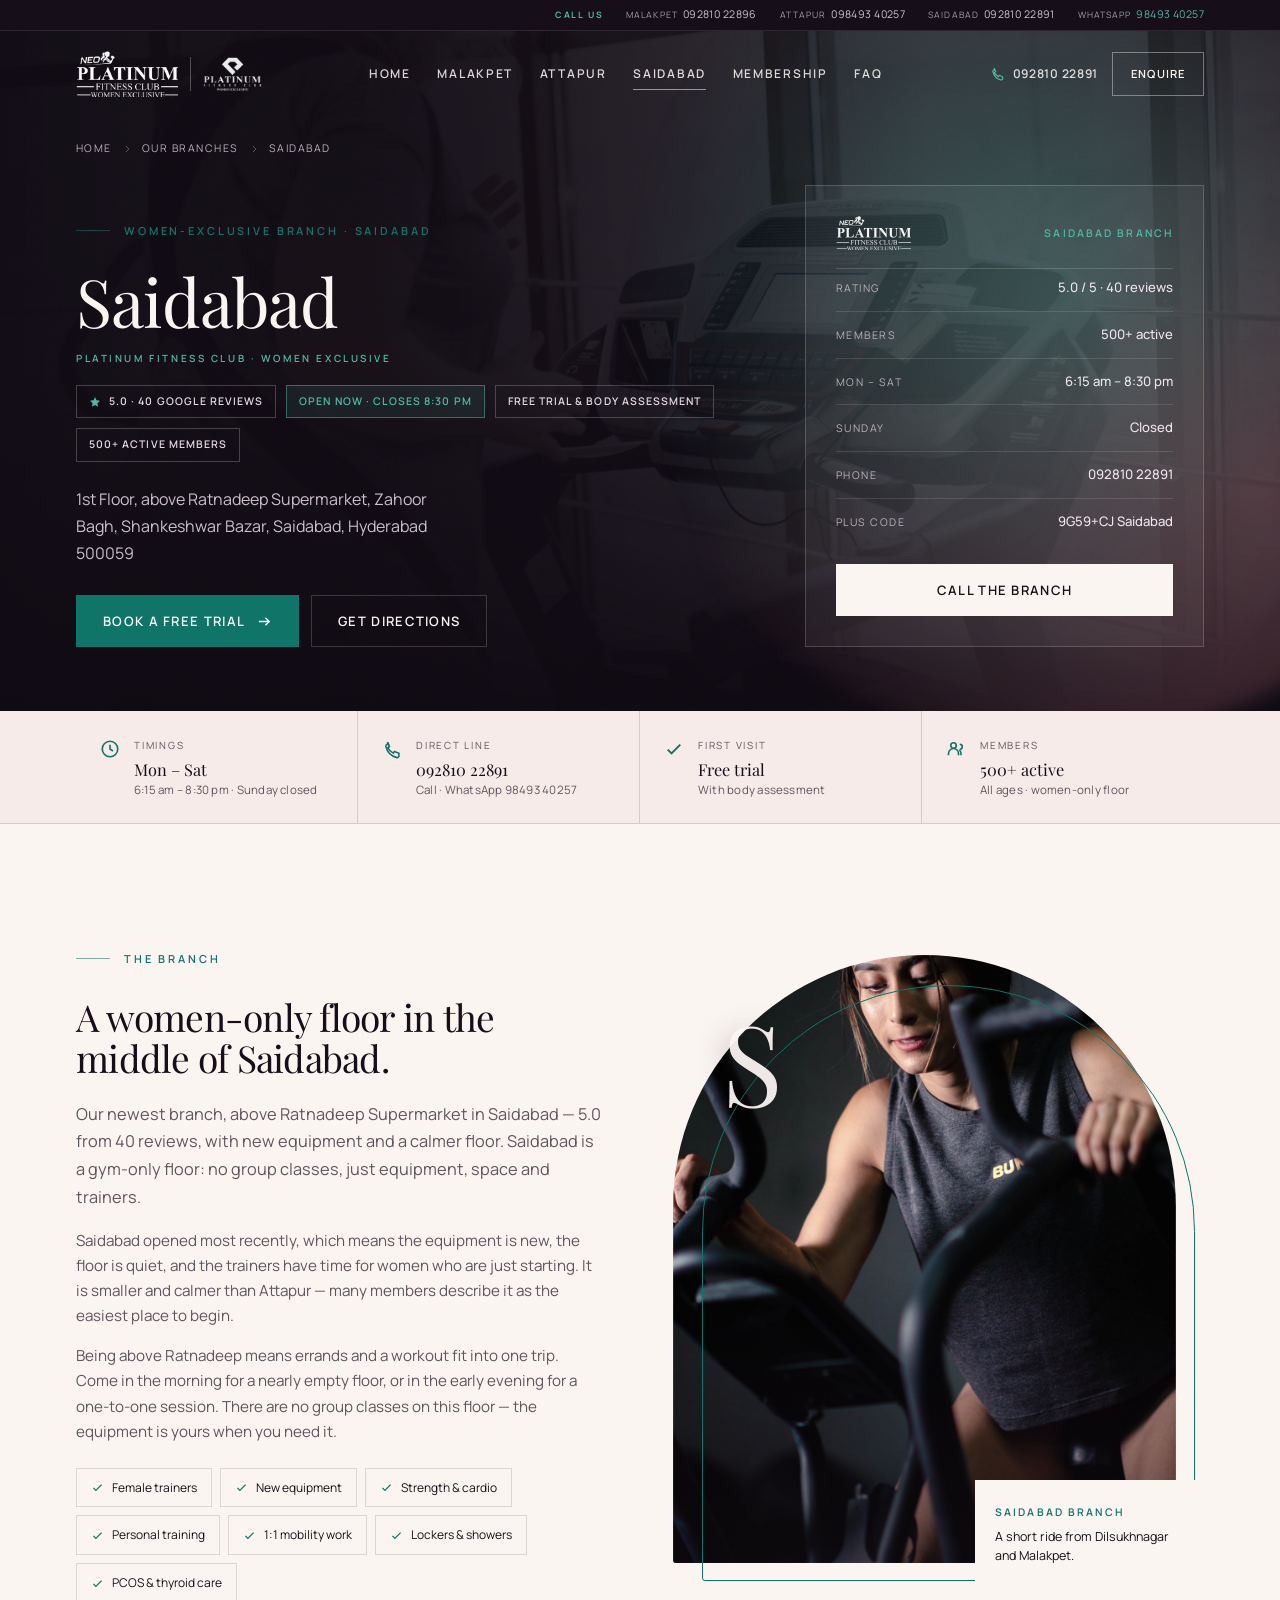
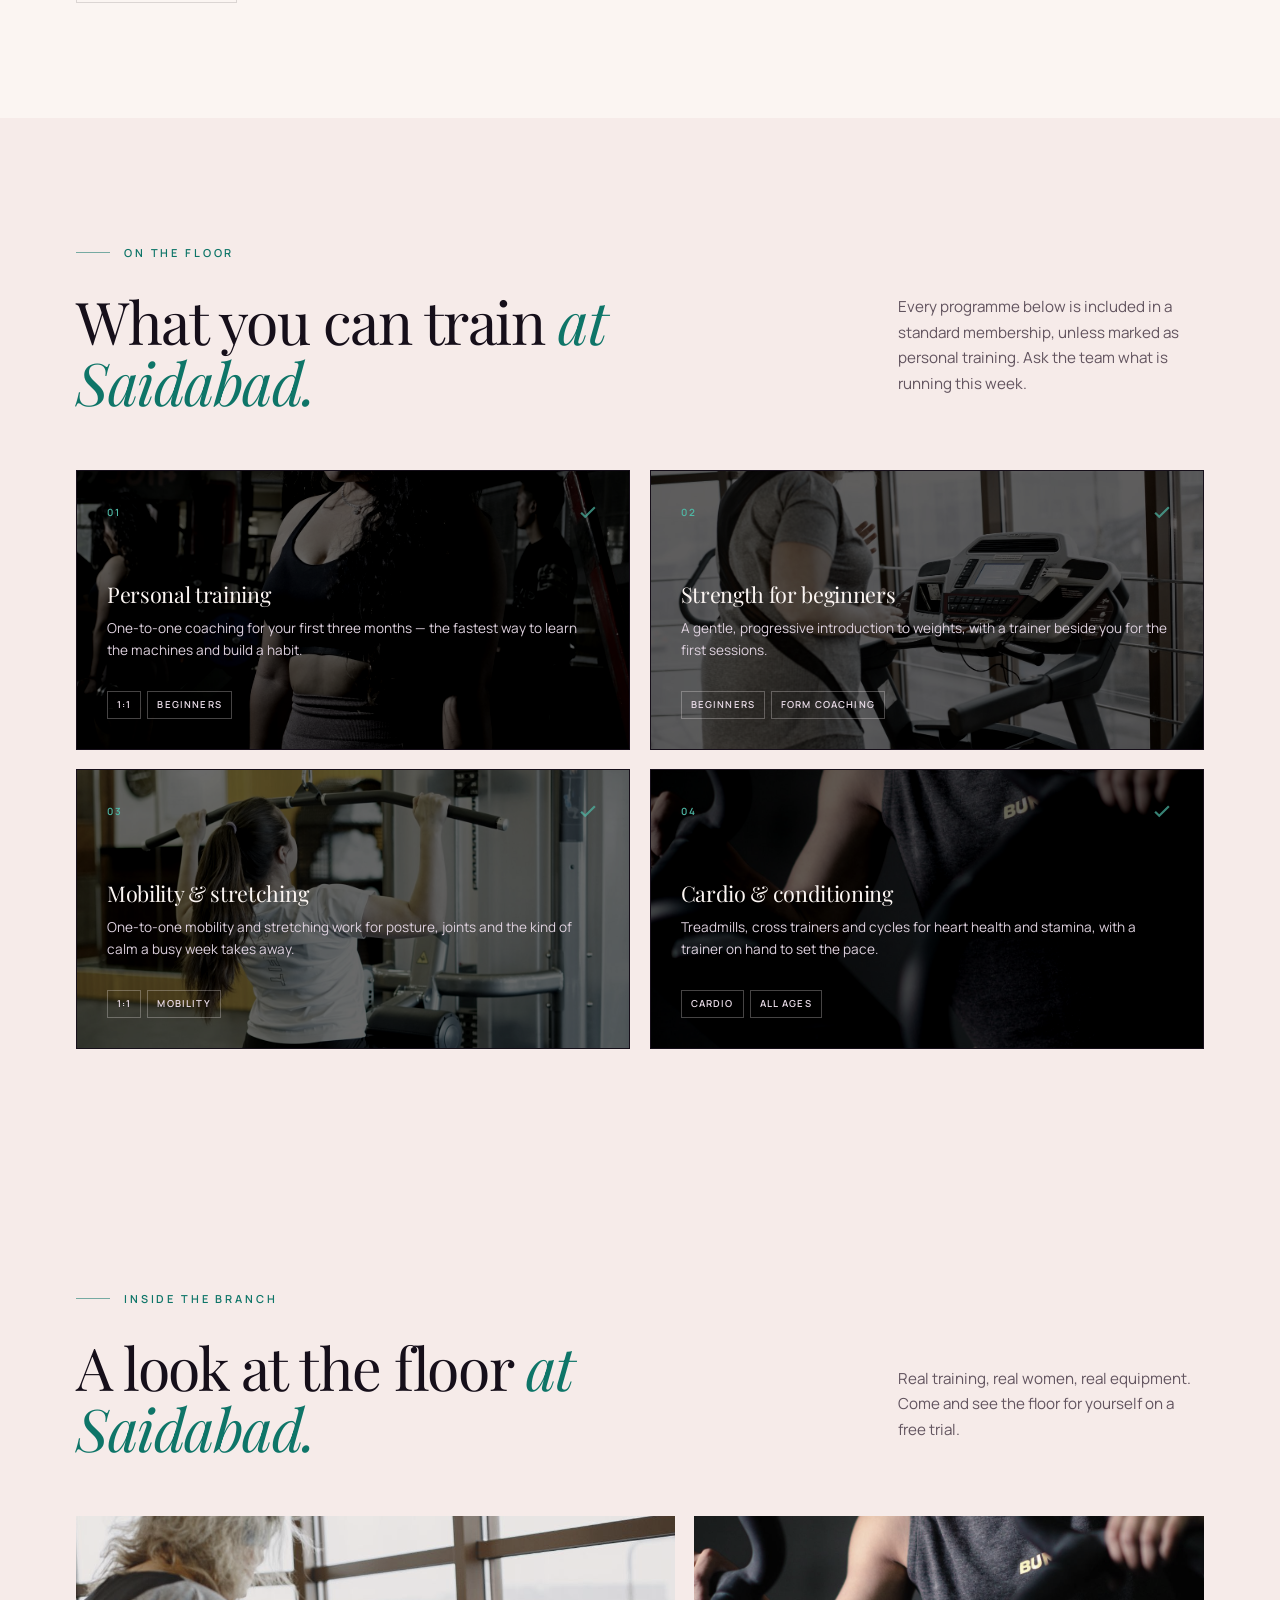
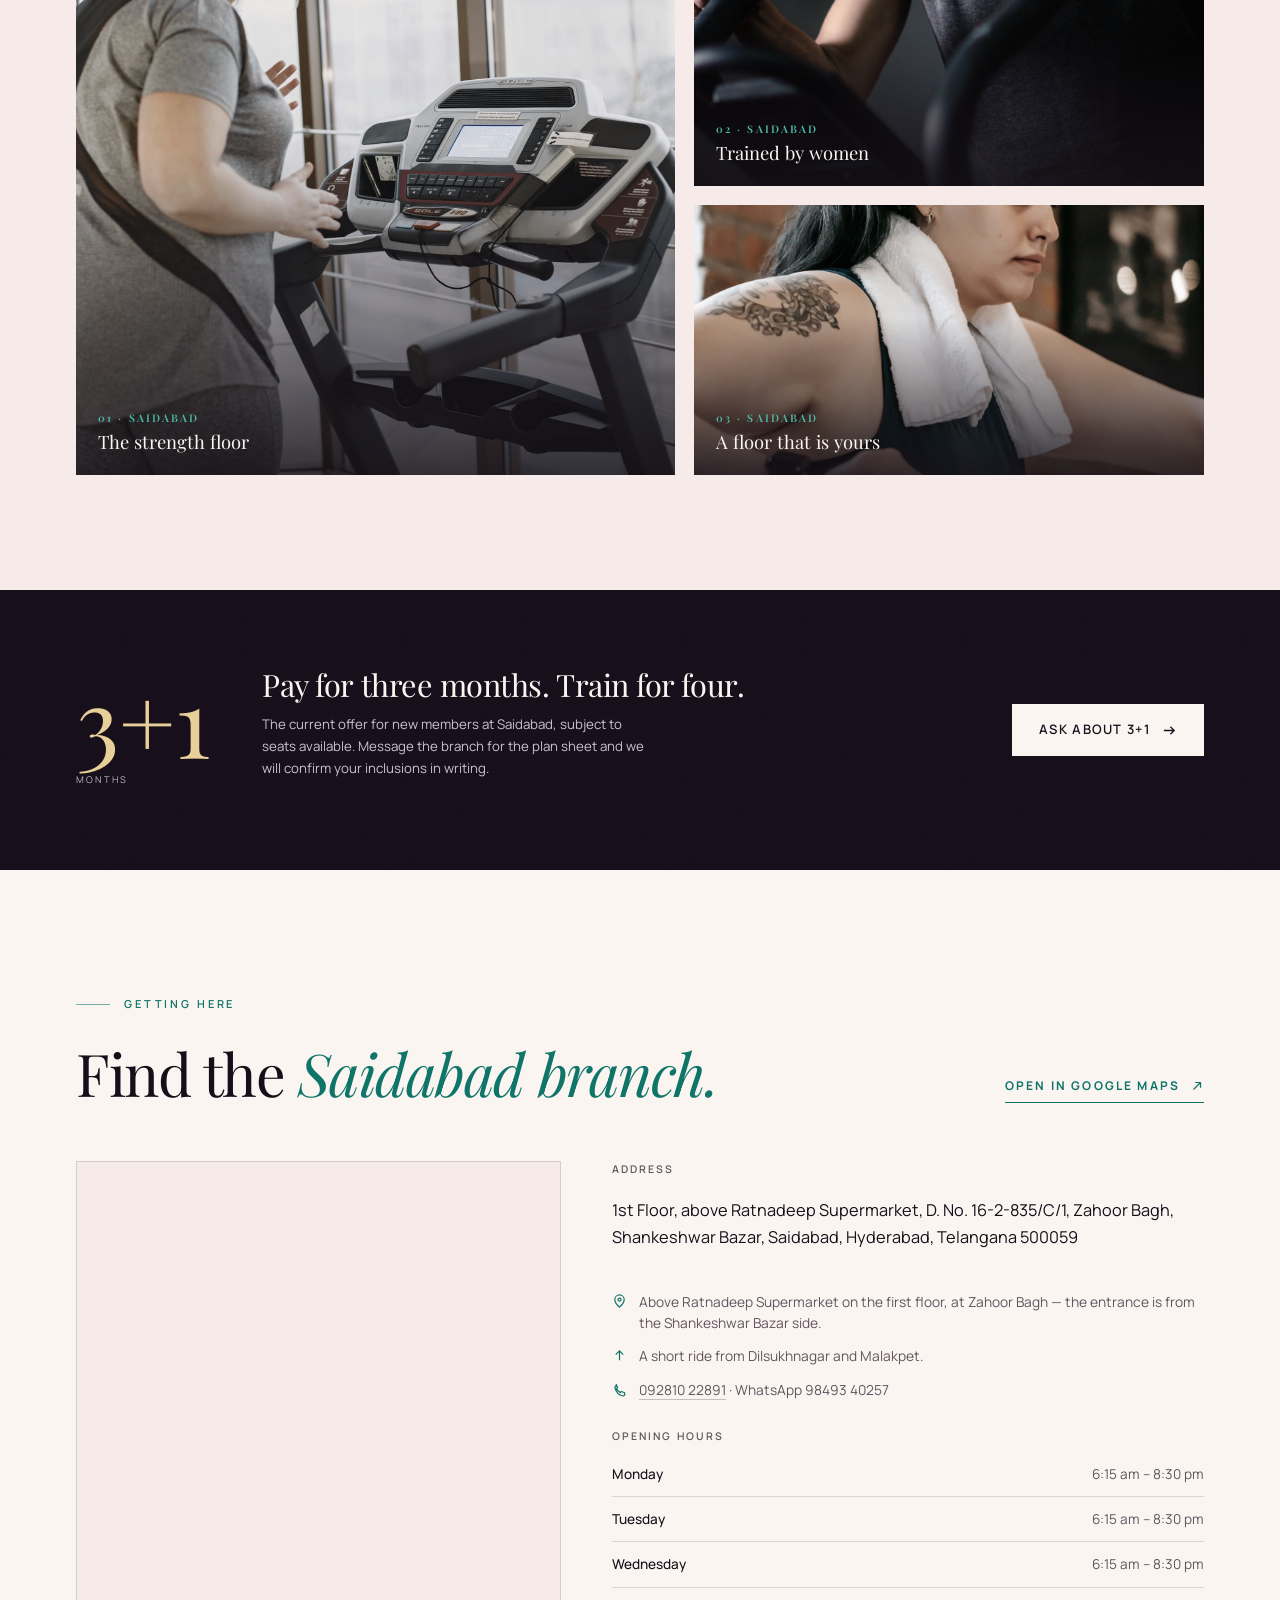
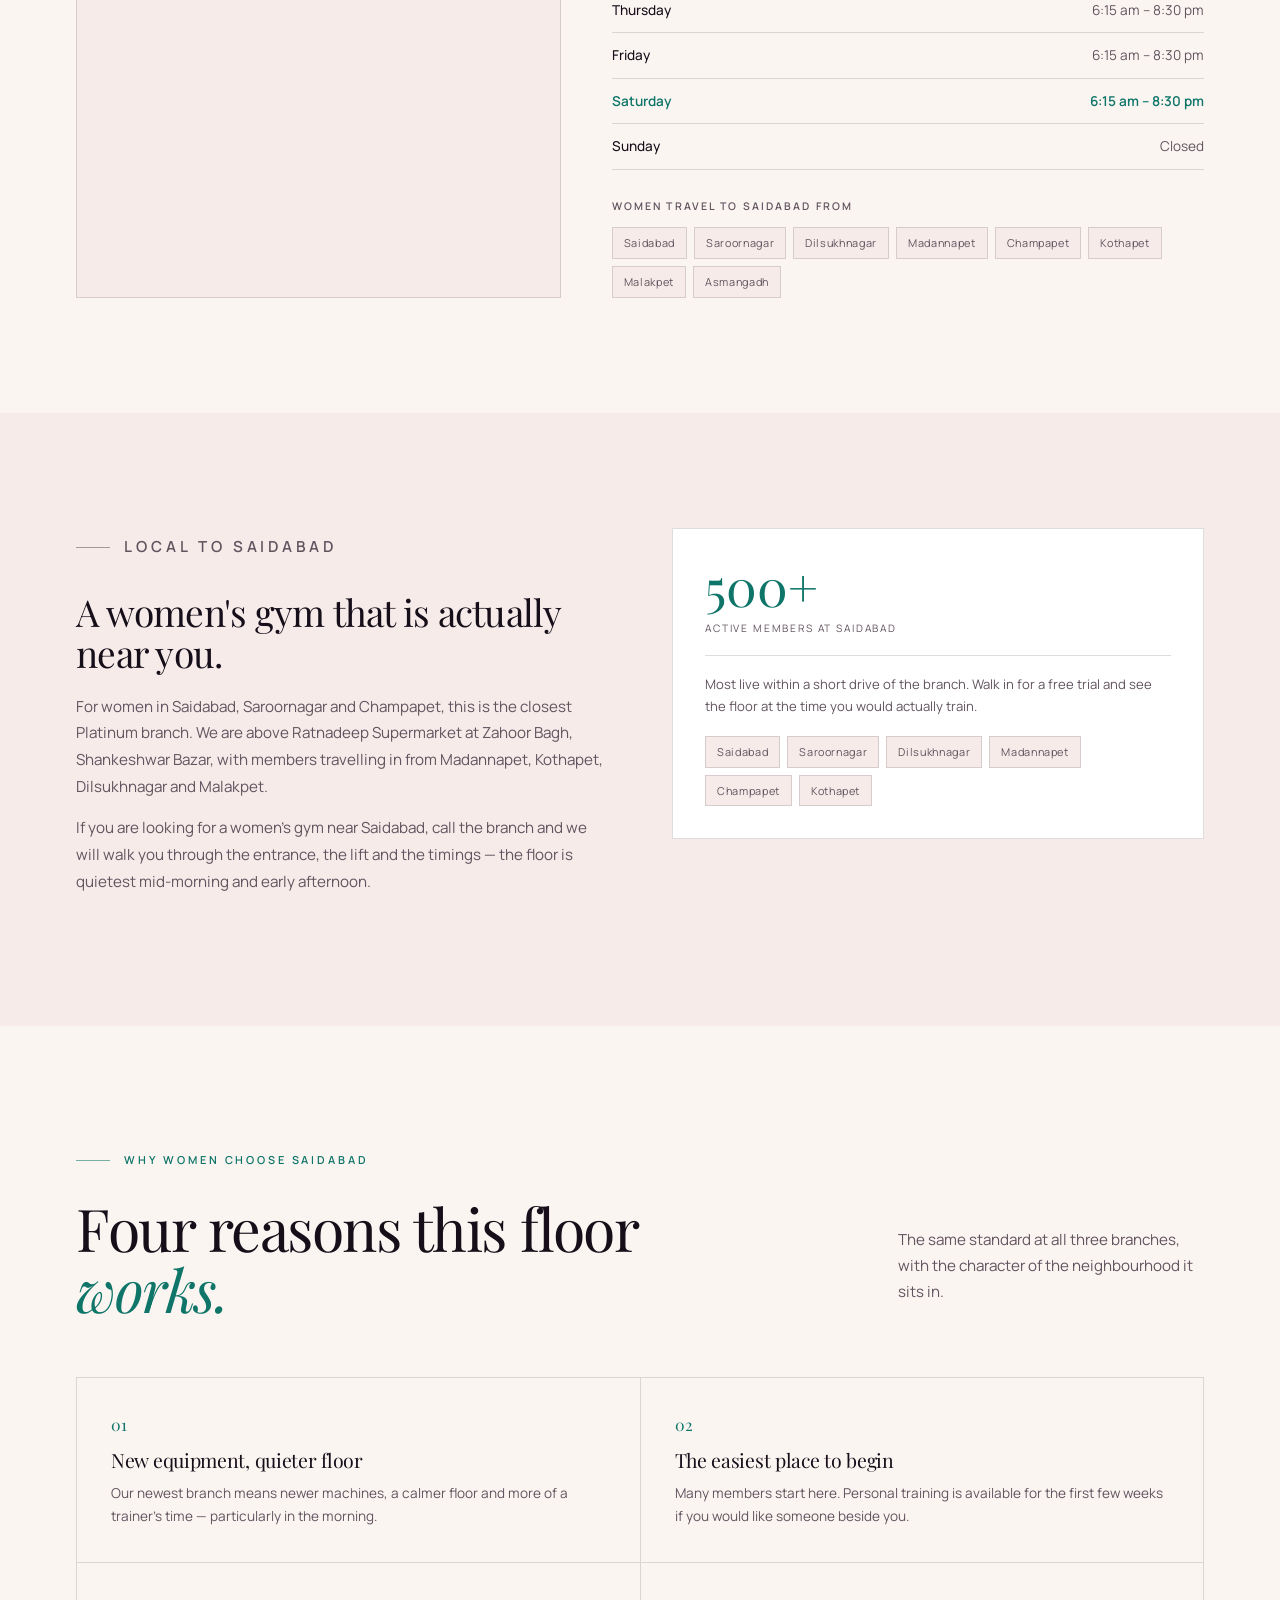
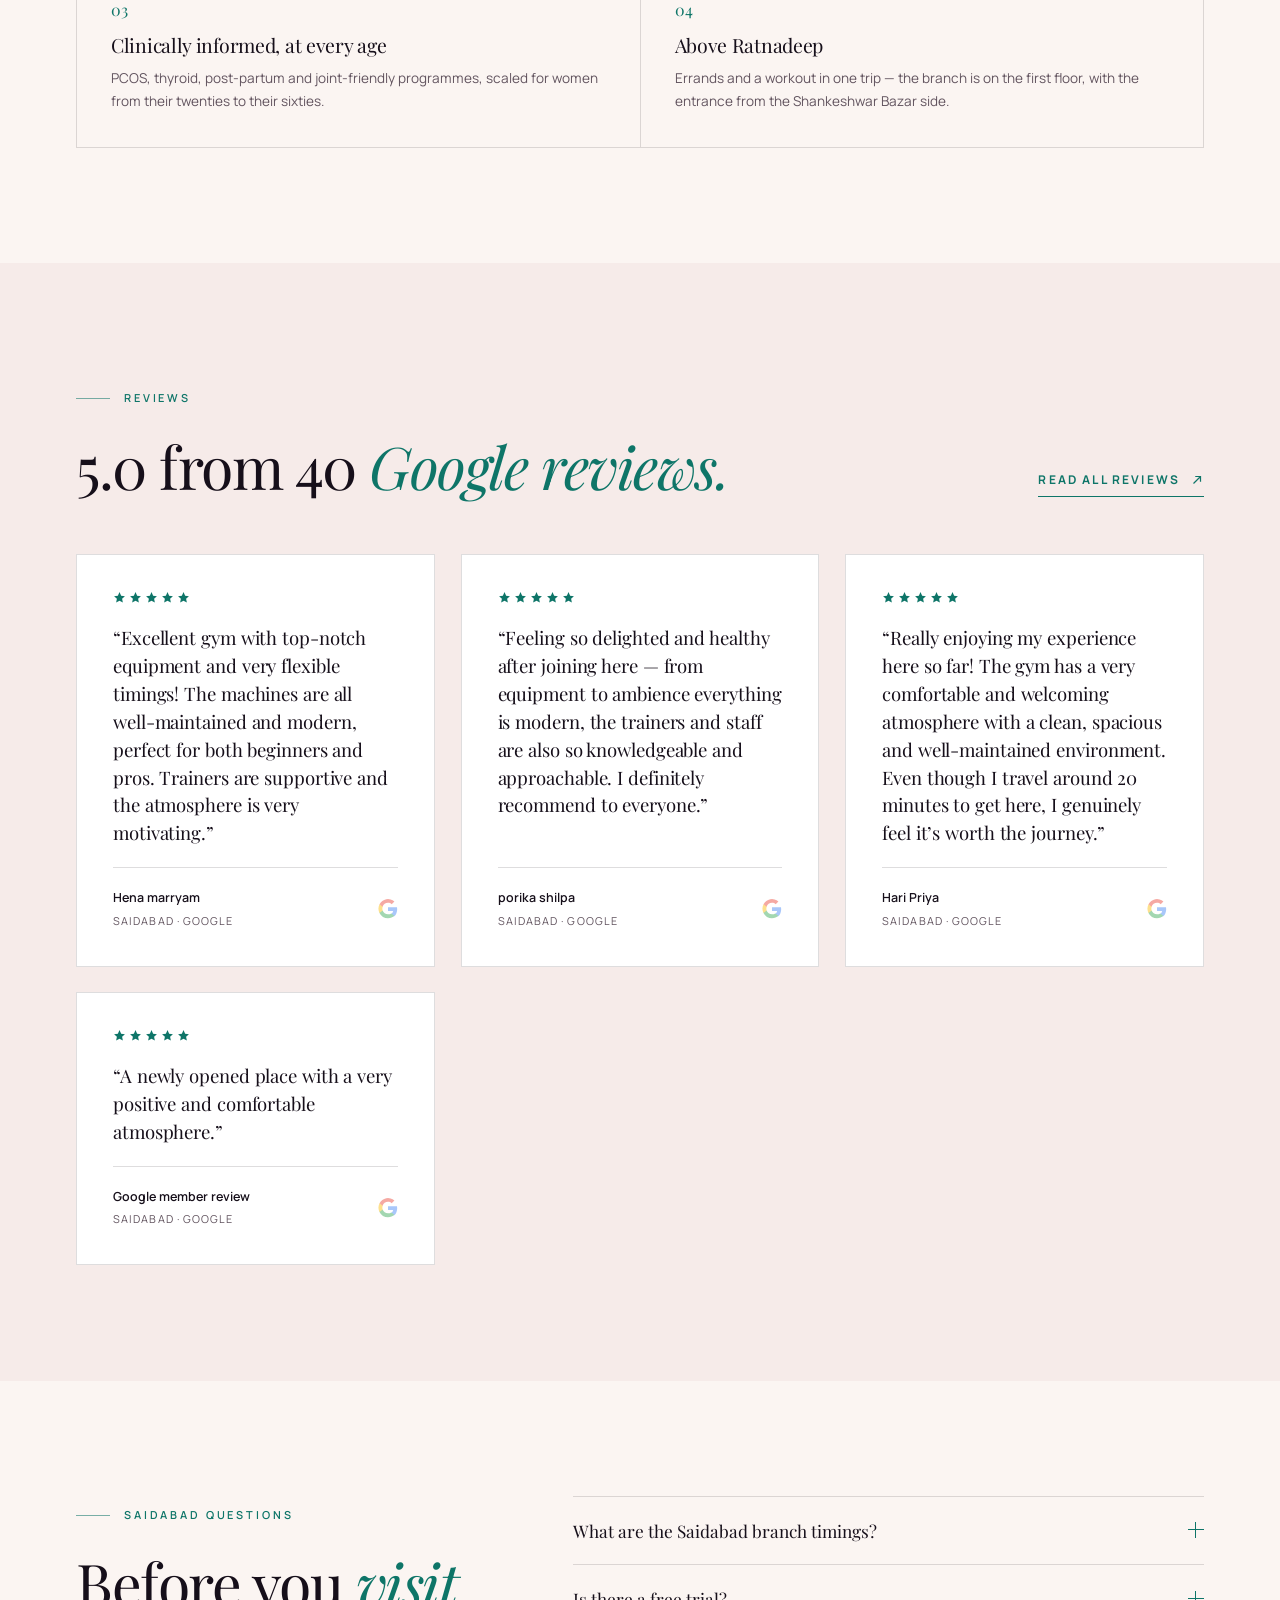
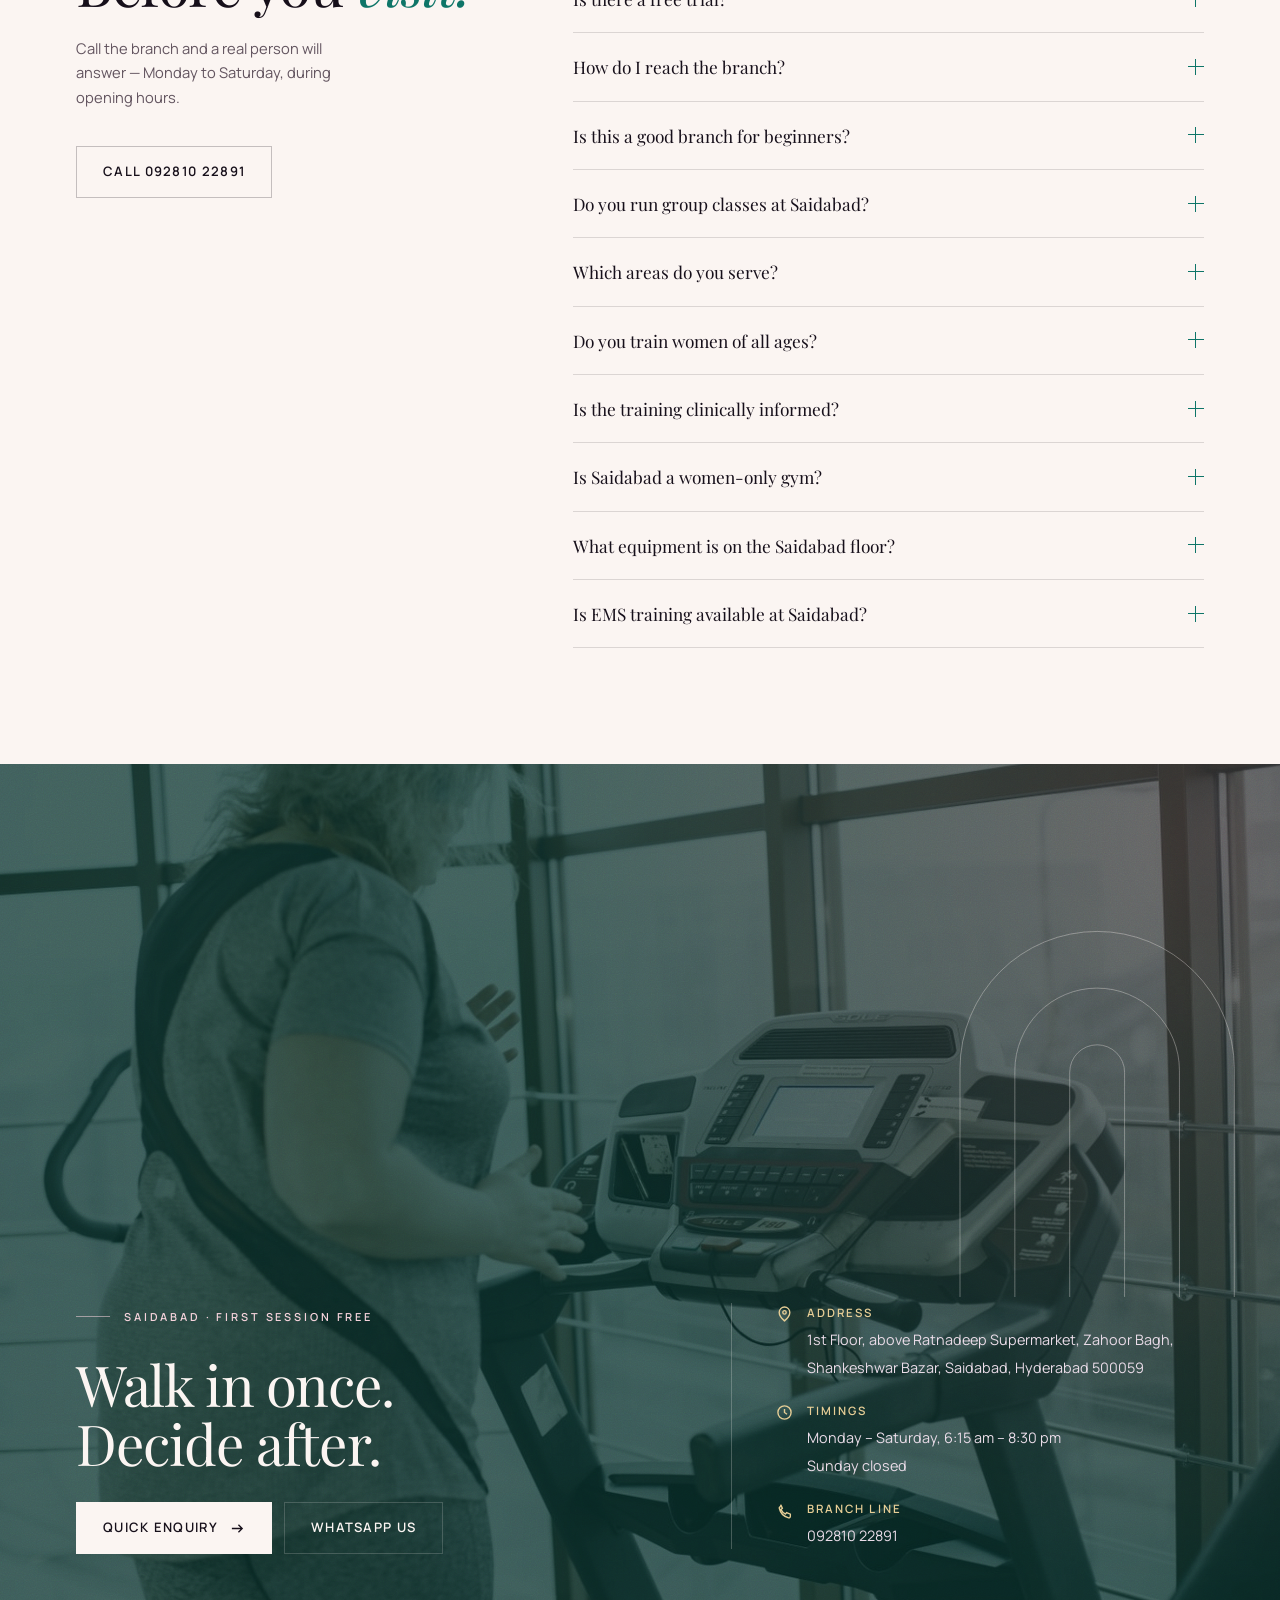
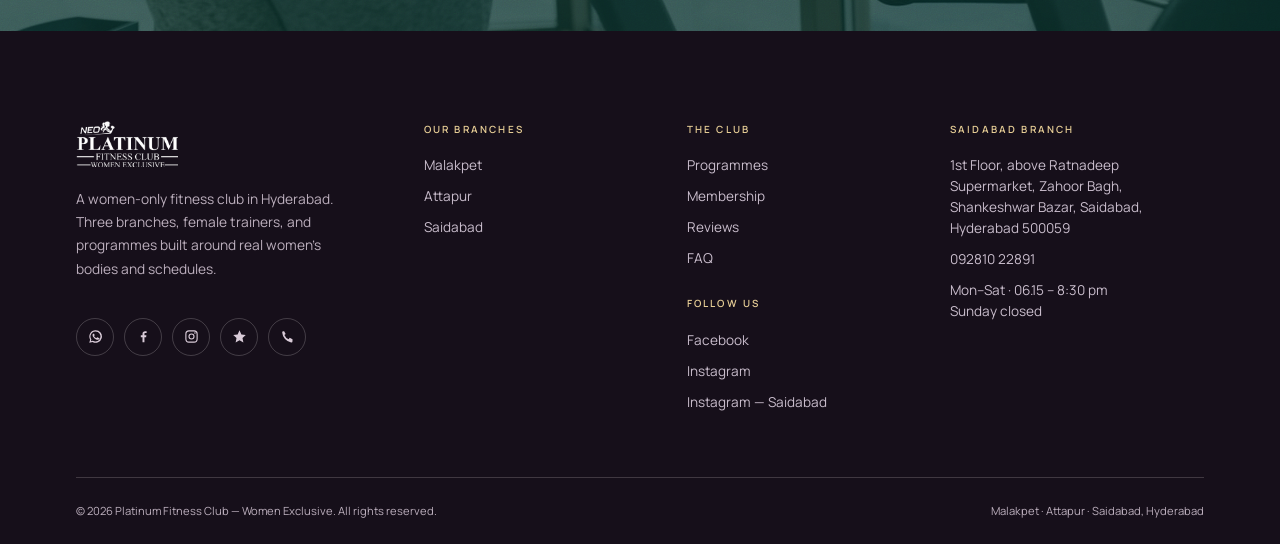
<file: saidabad.html>
<!DOCTYPE html>
<html lang="en-IN">
<head>
<meta charset="utf-8">
<meta name="viewport" content="width=device-width, initial-scale=1">
<title>Women's Gym in Saidabad, Hyderabad | Neo Platinum Fitness</title>
<meta name="description" content="Women-only gym in Saidabad, Hyderabad. 5.0 from 40 Google reviews, 500+ members. Gym-only floor, female trainers, free trial.">
<link rel="canonical" href="https://platinumfitnessclubwomen-hash.github.io/platinumfitnesswomen/saidabad.html">
<meta name="robots" content="index,follow,max-image-preview:large">
<meta name="theme-color" content="#160F1A">
<meta name="geo.region" content="IN-TG">
<meta name="geo.placename" content="Saidabad, Hyderabad">
<meta name="geo.position" content="17.35850;78.51900">
<meta name="ICBM" content="17.35850, 78.51900">
<link rel="preload" as="image" href="assets/img/src/w-cardio.jpg">

<meta property="og:type" content="website">
<meta property="og:site_name" content="Platinum Fitness Club — Women Exclusive">
<meta property="og:title" content="Women's Gym in Saidabad, Hyderabad | Neo Platinum Fitness">
<meta property="og:description" content="Women-only gym in Saidabad, Hyderabad. 5.0 from 40 Google reviews, 500+ members. Gym-only floor, female trainers, free trial.">
<meta property="og:url" content="https://platinumfitnessclubwomen-hash.github.io/platinumfitnesswomen/saidabad.html">
<meta property="og:image" content="https://platinumfitnessclubwomen-hash.github.io/platinumfitnesswomen/assets/img/og.png">
<meta property="og:image:width" content="1200">
<meta property="og:image:height" content="630">
<meta property="og:image:alt" content="Platinum Fitness Club — Women Exclusive — Saidabad">
<meta property="og:locale" content="en_IN">
<meta name="twitter:card" content="summary_large_image">
<meta name="twitter:title" content="Women's Gym in Saidabad, Hyderabad | Neo Platinum Fitness">
<meta name="twitter:description" content="Women-only gym in Saidabad, Hyderabad. 5.0 from 40 Google reviews, 500+ members. Gym-only floor, female trainers, free trial.">
<meta name="twitter:image" content="https://platinumfitnessclubwomen-hash.github.io/platinumfitnesswomen/assets/img/og.png">
<meta name="twitter:image:alt" content="Platinum Fitness Club — Women Exclusive — Saidabad">

<link rel="icon" href="assets/img/favicon.svg" type="image/svg+xml">
<link rel="apple-touch-icon" href="assets/img/apple-touch-icon.png">
<link rel="preconnect" href="https://fonts.googleapis.com">
<link rel="preconnect" href="https://fonts.gstatic.com" crossorigin>
<link href="https://fonts.googleapis.com/css2?family=Manrope:wght@300;400;500;600;700&family=Playfair+Display:ital,wght@0,400;0,500;0,600;1,400;1,500&display=swap" rel="stylesheet">
<link rel="stylesheet" href="assets/css/style.css?v=2">
<script>document.documentElement.classList.add('js');</script>
<script type="application/ld+json">
{
  "@context": "https://schema.org",
  "@graph": [
    {
      "@type": "HealthClub",
      "@id": "https://platinumfitnessclubwomen-hash.github.io/platinumfitnesswomen/saidabad.html#gym",
      "name": "Platinum Fitness Club Women Exclusive — Saidabad",
      "alternateName": "Neo Platinum Fitness Club - Women Exclusive",
      "description": "Women-only gym in Saidabad, Hyderabad. 5.0 from 40 Google reviews, 500+ members. Gym-only floor, female trainers, free trial. Located at 1st Floor, above Ratnadeep Supermarket, Zahoor Bagh, Shankeshwar Bazar, Saidabad, Hyderabad 500059.",
      "url": "https://platinumfitnessclubwomen-hash.github.io/platinumfitnesswomen/saidabad.html",
      "telephone": "+919281022891",
      "image": "https://platinumfitnessclubwomen-hash.github.io/platinumfitnesswomen/assets/img/og.png",
      "logo": "https://platinumfitnessclubwomen-hash.github.io/platinumfitnesswomen/assets/img/logo.svg",
      "priceRange": "₹₹",
      "currenciesAccepted": "INR",
      "paymentAccepted": "Cash, UPI, Card",
      "address": {
        "@type": "PostalAddress",
        "streetAddress": "1st Floor, above Ratnadeep Supermarket, D. No. 16-2-835/C/1, Zahoor Bagh, Shankeshwar Bazar, Saidabad, Hyderabad, Telangana 500059",
        "addressLocality": "Saidabad",
        "addressRegion": "Telangana",
        "postalCode": "500059",
        "addressCountry": "IN"
      },
      "geo": {
        "@type": "GeoCoordinates",
        "latitude": "17.35850",
        "longitude": "78.51900"
      },
      "hasMap": "https://www.google.com/maps/search/Platinum%20Fitness%20Club%20Women%20Exclusive%20Saidabad%20Hyderabad",
      "sameAs": [
        "https://www.google.com/maps/search/Platinum%20Fitness%20Club%20Women%20Exclusive%20Saidabad%20Hyderabad",
        "https://www.facebook.com/womenexclusiveofficial",
        "https://www.instagram.com/platinumwomenfitness",
        "https://www.instagram.com/platinumwomenfitnesssaidabad/"
      ],
      "openingHoursSpecification": [
        {
          "@type": "OpeningHoursSpecification",
          "dayOfWeek": [
            "Monday",
            "Tuesday",
            "Wednesday",
            "Thursday",
            "Friday",
            "Saturday"
          ],
          "opens": "06:15",
          "closes": "20:30"
        }
      ],
      "aggregateRating": {
        "@type": "AggregateRating",
        "ratingValue": "5.0",
        "reviewCount": "40",
        "bestRating": "5"
      },
      "review": [
        {
          "@type": "Review",
          "author": {
            "@type": "Person",
            "name": "Hena marryam"
          },
          "reviewRating": {
            "@type": "Rating",
            "ratingValue": "5",
            "bestRating": "5"
          },
          "reviewBody": "Excellent gym with top-notch equipment and very flexible timings! The machines are all well-maintained and modern, perfect for both beginners and pros. Trainers are supportive and the atmosphere is very motivating."
        },
        {
          "@type": "Review",
          "author": {
            "@type": "Person",
            "name": "porika shilpa"
          },
          "reviewRating": {
            "@type": "Rating",
            "ratingValue": "5",
            "bestRating": "5"
          },
          "reviewBody": "Feeling so delighted and healthy after joining here — from equipment to ambience everything is modern, the trainers and staff are also so knowledgeable and approachable. I definitely recommend to everyone."
        },
        {
          "@type": "Review",
          "author": {
            "@type": "Person",
            "name": "Hari Priya"
          },
          "reviewRating": {
            "@type": "Rating",
            "ratingValue": "5",
            "bestRating": "5"
          },
          "reviewBody": "Really enjoying my experience here so far! The gym has a very comfortable and welcoming atmosphere with a clean, spacious and well-maintained environment. Even though I travel around 20 minutes to get here, I genuinely feel it’s worth the journey."
        },
        {
          "@type": "Review",
          "author": {
            "@type": "Person",
            "name": "Google member review"
          },
          "reviewRating": {
            "@type": "Rating",
            "ratingValue": "5",
            "bestRating": "5"
          },
          "reviewBody": "A newly opened place with a very positive and comfortable atmosphere."
        }
      ],
      "amenityFeature": [
        {
          "@type": "LocationFeatureSpecification",
          "name": "Female trainers",
          "value": true
        },
        {
          "@type": "LocationFeatureSpecification",
          "name": "New equipment",
          "value": true
        },
        {
          "@type": "LocationFeatureSpecification",
          "name": "Strength & cardio",
          "value": true
        },
        {
          "@type": "LocationFeatureSpecification",
          "name": "Personal training",
          "value": true
        },
        {
          "@type": "LocationFeatureSpecification",
          "name": "1:1 mobility work",
          "value": true
        },
        {
          "@type": "LocationFeatureSpecification",
          "name": "Lockers & showers",
          "value": true
        },
        {
          "@type": "LocationFeatureSpecification",
          "name": "PCOS & thyroid care",
          "value": true
        }
      ],
      "areaServed": [
        {
          "@type": "Place",
          "name": "Saidabad"
        },
        {
          "@type": "Place",
          "name": "Saroornagar"
        },
        {
          "@type": "Place",
          "name": "Dilsukhnagar"
        },
        {
          "@type": "Place",
          "name": "Madannapet"
        },
        {
          "@type": "Place",
          "name": "Champapet"
        },
        {
          "@type": "Place",
          "name": "Kothapet"
        },
        {
          "@type": "Place",
          "name": "Malakpet"
        },
        {
          "@type": "Place",
          "name": "Asmangadh"
        }
      ],
      "slogan": "Women exclusive. Every age.",
      "knowsAbout": [
        "Clinical fitness",
        "PCOS training",
        "Thyroid friendly training",
        "Menopause and bone health",
        "Post-partum recovery",
        "Strength training for women"
      ],
      "additionalProperty": [
        {
          "@type": "PropertyValue",
          "name": "Active members",
          "value": "500+"
        },
        {
          "@type": "PropertyValue",
          "name": "Minimum age",
          "value": "18"
        }
      ],
      "makesOffer": [
        {
          "@type": "Offer",
          "name": "Free trial and body assessment",
          "description": "One complimentary trial session with a body assessment and branch walkthrough, Monday to Saturday.",
          "category": "Trial membership",
          "availability": "https://schema.org/InStock"
        },
        {
          "@type": "Offer",
          "name": "3 months + 1 month free",
          "description": "Current offer for new members: pay for three months and train for four, subject to seats available.",
          "category": "Membership",
          "availability": "https://schema.org/LimitedAvailability"
        }
      ],
      "isAccessibleForFree": false,
      "publicAccess": false,
      "smokingAllowed": false,
      "parentOrganization": {
        "@id": "https://platinumfitnessclubwomen-hash.github.io/platinumfitnesswomen/#organization"
      }
    },
    {
      "@type": "BreadcrumbList",
      "itemListElement": [
        {
          "@type": "ListItem",
          "position": 1,
          "name": "Home",
          "item": "https://platinumfitnessclubwomen-hash.github.io/platinumfitnesswomen/"
        },
        {
          "@type": "ListItem",
          "position": 2,
          "name": "Our Branches",
          "item": "https://platinumfitnessclubwomen-hash.github.io/platinumfitnesswomen/#branches"
        },
        {
          "@type": "ListItem",
          "position": 3,
          "name": "Saidabad",
          "item": "https://platinumfitnessclubwomen-hash.github.io/platinumfitnesswomen/saidabad.html"
        }
      ]
    },
    {
      "@type": "FAQPage",
      "mainEntity": [
        {
          "@type": "Question",
          "name": "What are the Saidabad branch timings?",
          "acceptedAnswer": {
            "@type": "Answer",
            "text": "Monday to Saturday, 6:15 am to 8:30 pm. The branch is closed on Sundays."
          }
        },
        {
          "@type": "Question",
          "name": "Is there a free trial?",
          "acceptedAnswer": {
            "@type": "Answer",
            "text": "Yes — a free trial session with a body assessment. Call the branch or WhatsApp 98493 40257 to book a slot, Monday to Saturday."
          }
        },
        {
          "@type": "Question",
          "name": "How do I reach the branch?",
          "acceptedAnswer": {
            "@type": "Answer",
            "text": "We are on the first floor above Ratnadeep Supermarket at Zahoor Bagh, Shankeshwar Bazar, Saidabad. The entrance is from the Shankeshwar Bazar side."
          }
        },
        {
          "@type": "Question",
          "name": "Is this a good branch for beginners?",
          "acceptedAnswer": {
            "@type": "Answer",
            "text": "Yes. Saidabad is our newest and calmest floor, and personal training is available if you would like a trainer beside you for the first few weeks."
          }
        },
        {
          "@type": "Question",
          "name": "Do you run group classes at Saidabad?",
          "acceptedAnswer": {
            "@type": "Answer",
            "text": "No. Saidabad is a gym-only branch with no group classes on the floor. What you get is a quiet, well-equipped gym with female trainers, strength and cardio machines, personal training and one-to-one mobility work. If you want yoga, Pilates, Zumba or aerobics classes, our Malakpet and Attapur branches run those through the week."
          }
        },
        {
          "@type": "Question",
          "name": "Which areas do you serve?",
          "acceptedAnswer": {
            "@type": "Answer",
            "text": "Members travel to us from Saidabad, Saroornagar, Dilsukhnagar, Madannapet, Champapet, Kothapet, Malakpet and Asmangadh."
          }
        },
        {
          "@type": "Question",
          "name": "Do you train women of all ages?",
          "acceptedAnswer": {
            "@type": "Answer",
            "text": "Yes. Members range from women in their twenties to women in their sixties, and the branch is a particularly easy place for beginners. Every programme is scaled to age, experience and medical history."
          }
        },
        {
          "@type": "Question",
          "name": "Is the training clinically informed?",
          "acceptedAnswer": {
            "@type": "Answer",
            "text": "Yes — PCOS, thyroid, post-partum, menopause and joint-friendly programmes are built around the guidance you bring from your doctor or physiotherapist. We are trainers, not doctors, and we do not diagnose or treat conditions."
          }
        },
        {
          "@type": "Question",
          "name": "Is Saidabad a women-only gym?",
          "acceptedAnswer": {
            "@type": "Answer",
            "text": "Yes. The Saidabad floor is women-only, with female trainers and a private, comfortable setting above Ratnadeep Supermarket in Zahoor Bagh."
          }
        },
        {
          "@type": "Question",
          "name": "What equipment is on the Saidabad floor?",
          "acceptedAnswer": {
            "@type": "Answer",
            "text": "You will find strength machines, free weights, cardio equipment and space for mobility and one-to-one mobility work. Personal training is available if you want a trainer beside you."
          }
        },
        {
          "@type": "Question",
          "name": "Is EMS training available at Saidabad?",
          "acceptedAnswer": {
            "@type": "Answer",
            "text": "No. EMS training is offered at our Attapur branch only. Saidabad is a gym-only floor focused on strength, cardio and personal training."
          }
        }
      ]
    }
  ]
}
</script>
</head>
<body data-page="saidabad">

<a class="skip" href="#main">Skip to content</a>
<header class="header header--over-hero" id="site-header">
  
<div class="header__numbers">
  <div class="wrap header__numbers-inner">
    <span class="header__numbers-label">Call us</span>
    <a href="tel:+919281022896"><span>Malakpet</span>092810 22896</a>
    <a href="tel:+919849340257"><span>Attapur</span>098493 40257</a>
    <a href="tel:+919281022891"><span>Saidabad</span>092810 22891</a>
    <a href="https://wa.me/919849340257" target="_blank" rel="noopener"><span>WhatsApp</span>98493 40257</a>
  </div>
</div>
  <div class="wrap header__inner">
    <a class="brand" href="index.html" aria-label="Platinum Fitness Club Women Exclusive — home">
      <img class="brand__logo" src="assets/img/src/logo-web.png" alt="Platinum Fitness Club Women Exclusive" width="200" height="52">
      <span class="brand__divider" aria-hidden="true"></span>
      <img class="brand__logo brand__logo--second" src="assets/img/src/stronger-every-day.png" alt="Stronger Every Day" width="150" height="86">
    </a>
    <nav class="nav" aria-label="Primary">
      <a class="nav__link" href="index.html">Home</a>
      <a class="nav__link" href="malakpet.html">Malakpet</a>
      <a class="nav__link" href="attapur.html">Attapur</a>
      <a class="nav__link" href="saidabad.html" aria-current="page">Saidabad</a>
      <a class="nav__link" href="index.html#membership">Membership</a>
      <a class="nav__link" href="index.html#faq">FAQ</a>
    </nav>
    <div class="header__cta">
      <a class="header__phone" href="tel:+919281022891">
        <svg viewBox="0 0 16 16" fill="none" stroke="currentColor" stroke-width="1.3" aria-hidden="true"><path d="M4.5 2.5 6 6 4.7 7a9 9 0 0 0 4.3 4.3L10 10l3.5 1.5v2a1.4 1.4 0 0 1-1.6 1.4A12 12 0 0 1 3.1 5.9 1.4 1.4 0 0 1 4.5 4.3Z"/></svg>
        092810 22891
      </a>
      <button class="btn btn--ghost btn--sm js-enquire" type="button">Enquire</button>
      <button class="burger" type="button" aria-label="Open menu" aria-expanded="false" aria-controls="drawer"><span></span></button>
    </div>
  </div>
</header>

<div class="drawer" id="drawer" aria-hidden="true">
  <nav class="drawer__nav" aria-label="Mobile">
    <a class="drawer__link" href="index.html"><span>01</span>Home</a>
    <a class="drawer__link" href="malakpet.html"><span>02</span>Malakpet</a>
    <a class="drawer__link" href="attapur.html"><span>03</span>Attapur</a>
    <a class="drawer__link" href="saidabad.html"><span>04</span>Saidabad</a>
    <a class="drawer__link" href="index.html#membership"><span>05</span>Membership</a>
  </nav>
  <div class="drawer__brand">
    <img class="brand__logo" src="assets/img/src/logo-web.png" alt="" width="190" height="48">
  </div>
  <div class="drawer__foot">
    <p class="micro" style="color:var(--muted-light)">Saidabad · Women-only</p>
    <a class="drawer__phone" href="tel:+919281022891">092810 22891</a>
  </div>
</div>

<main id="main">

  <section class="branch-hero grain">
    <div class="branch-hero__photo" style="background-image:url('assets/img/src/w-cardio.jpg')" aria-hidden="true"></div>
    <div class="hero__glow" aria-hidden="true"></div>
    <div class="wrap branch-hero__inner">
      <nav class="breadcrumb" aria-label="Breadcrumb">
        <a href="index.html">Home</a>
        <svg viewBox="0 0 16 16" fill="none" stroke="currentColor" stroke-width="1.4" aria-hidden="true"><path d="m6 3 5 5-5 5"/></svg>
        <a href="index.html#branches">Our Branches</a>
        <svg viewBox="0 0 16 16" fill="none" stroke="currentColor" stroke-width="1.4" aria-hidden="true"><path d="m6 3 5 5-5 5"/></svg>
        <span>Saidabad</span>
      </nav>

      <div class="branch-hero__grid">
        <div>
          <p class="eyebrow" data-reveal>Women-exclusive branch · Saidabad</p>
          <h1 class="branch-hero__title" data-reveal data-reveal-delay="1">
            Saidabad
            <span>Platinum Fitness Club · Women Exclusive</span>
          </h1>
          <div class="branch-hero__badges" data-reveal data-reveal-delay="2">
            <span class="pill">
              <svg viewBox="0 0 24 24" fill="currentColor" aria-hidden="true"><path d="m12 2 3 6.6 7 .9-5.2 4.9 1.4 7L12 18l-6.2 3.4 1.4-7L2 9.5l7-.9Z"/></svg>
              5.0 · 40 Google reviews
            </span>
            <span class="pill pill--live" data-hours data-open="06:15" data-close="20:30">Open · closes 8:30 pm</span>
            <span class="pill">Free trial &amp; body assessment</span>
            <span class="pill">500+ active members</span>
          </div>
          <p class="branch-hero__addr" data-reveal data-reveal-delay="2">1st Floor, above Ratnadeep Supermarket, Zahoor Bagh, Shankeshwar Bazar, Saidabad, Hyderabad 500059</p>
          <div class="branch-hero__actions" data-reveal data-reveal-delay="3">
            <a class="btn btn--teal" href="https://wa.me/919849340257?text=Hi%2C%20I'd%20like%20to%20book%20a%20free%20trial%20at%20the%20Saidabad%20branch." target="_blank" rel="noopener">
              Book a free trial
              <svg viewBox="0 0 16 16" fill="none" stroke="currentColor" stroke-width="1.4" aria-hidden="true"><path d="M2 8h11M9 4l4 4-4 4"/></svg>
            </a>
            <a class="btn btn--outline-light" href="https://www.google.com/maps/dir/?api=1&destination=1st%20Floor%2C%20above%20Ratnadeep%20Supermarket%2C%20D.%20No.%2016-2-835%2FC%2F1%2C%20Zahoor%20Bagh%2C%20Shankeshwar%20Bazar%2C%20Saidabad%2C%20Hyderabad%2C%20Telangana%20500059" target="_blank" rel="noopener">Get directions</a>
          </div>
        </div>

        <aside class="branch-panel" data-reveal data-reveal-delay="2" aria-label="Branch details">
          <div class="branch-panel__brand">
            <img class="brand__logo" src="assets/img/src/logo-web.png" alt="" width="180" height="46">
            <span class="micro">Saidabad branch</span>
          </div>
          <dl style="margin:0">
            <div class="branch-panel__row">
              <dt>Rating</dt>
              <dd>5.0 / 5 · 40 reviews</dd>
            </div>
            <div class="branch-panel__row">
              <dt>Members</dt>
              <dd>500+ active</dd>
            </div>
            <div class="branch-panel__row">
              <dt>Mon – Sat</dt>
              <dd>6:15 am – 8:30 pm</dd>
            </div>
            <div class="branch-panel__row">
              <dt>Sunday</dt>
              <dd>Closed</dd>
            </div>
            <div class="branch-panel__row">
              <dt>Phone</dt>
              <dd><a href="tel:+919281022891">092810 22891</a></dd>
            </div>
            <div class="branch-panel__row">
              <dt>Plus code</dt>
              <dd>9G59+CJ Saidabad</dd>
            </div>
          </dl>
          <a class="btn btn--light btn--block" href="tel:+919281022891">Call the branch</a>
        </aside>
      </div>
    </div>
  </section>

  <section class="facts">
    <div class="wrap facts__grid">
      <div class="fact">
        <svg viewBox="0 0 16 16" fill="none" stroke="currentColor" stroke-width="1.3" aria-hidden="true"><circle cx="8" cy="8" r="6.2"/><path d="M8 4.6V8l2.4 1.6"/></svg>
        <div><div class="fact__k">Timings</div><div class="fact__v">Mon – Sat<small>6:15 am – 8:30 pm · Sunday closed</small></div></div>
      </div>
      <div class="fact">
        <svg viewBox="0 0 16 16" fill="none" stroke="currentColor" stroke-width="1.3" aria-hidden="true"><path d="M4.5 2.5 6 6 4.7 7a9 9 0 0 0 4.3 4.3L10 10l3.5 1.5v2a1.4 1.4 0 0 1-1.6 1.4A12 12 0 0 1 3.1 5.9 1.4 1.4 0 0 1 4.5 4.3Z"/></svg>
        <div><div class="fact__k">Direct line</div><div class="fact__v"><a href="tel:+919281022891">092810 22891</a><small>Call · WhatsApp 98493 40257</small></div></div>
      </div>
      <div class="fact">
        <svg viewBox="0 0 16 16" fill="none" stroke="currentColor" stroke-width="1.6" aria-hidden="true"><path d="m3 8.5 3 3 7-7"/></svg>
        <div><div class="fact__k">First visit</div><div class="fact__v">Free trial<small>With body assessment</small></div></div>
      </div>
      <div class="fact">
        <svg viewBox="0 0 16 16" fill="none" stroke="currentColor" stroke-width="1.3" aria-hidden="true"><circle cx="6" cy="5.2" r="2.2"/><path d="M2 13v-1.4a4 4 0 0 1 8 0V13M11 4.2a2 2 0 0 1 0 4M12 13v-1.4a4 4 0 0 0-1.4-3"/></svg>
        <div><div class="fact__k">Members</div><div class="fact__v">500+ active<small>All ages · women-only floor</small></div></div>
      </div>
    </div>
  </section>

  <section class="section">
    <div class="wrap story">
      <div data-reveal>
        <p class="eyebrow">The branch</p>
        <h2 class="display-m" style="margin-top:18px">A women-only floor in the middle of Saidabad.</h2>
        <p class="lede" style="margin-top:22px">Our newest branch, above Ratnadeep Supermarket in Saidabad — 5.0 from 40 reviews, with new equipment and a calmer floor. Saidabad is a gym-only floor: no group classes, just equipment, space and trainers.</p>
        <p class="body-muted" style="font-size:.95rem">Saidabad opened most recently, which means the equipment is new, the floor is quiet, and the trainers have time for women who are just starting. It is smaller and calmer than Attapur — many members describe it as the easiest place to begin.</p>
        <p class="body-muted" style="font-size:.95rem">Being above Ratnadeep means errands and a workout fit into one trip. Come in the morning for a nearly empty floor, or in the early evening for a one-to-one session. There are no group classes on this floor — the equipment is yours when you need it.</p>
        <div class="amenities">
          <span class="amenity"><svg viewBox="0 0 16 16" fill="none" stroke="currentColor" stroke-width="1.6" aria-hidden="true"><path d="m3 8.5 3 3 7-7"/></svg>Female trainers</span>
          <span class="amenity"><svg viewBox="0 0 16 16" fill="none" stroke="currentColor" stroke-width="1.6" aria-hidden="true"><path d="m3 8.5 3 3 7-7"/></svg>New equipment</span>
          <span class="amenity"><svg viewBox="0 0 16 16" fill="none" stroke="currentColor" stroke-width="1.6" aria-hidden="true"><path d="m3 8.5 3 3 7-7"/></svg>Strength & cardio</span>
          <span class="amenity"><svg viewBox="0 0 16 16" fill="none" stroke="currentColor" stroke-width="1.6" aria-hidden="true"><path d="m3 8.5 3 3 7-7"/></svg>Personal training</span>
          <span class="amenity"><svg viewBox="0 0 16 16" fill="none" stroke="currentColor" stroke-width="1.6" aria-hidden="true"><path d="m3 8.5 3 3 7-7"/></svg>1:1 mobility work</span>
          <span class="amenity"><svg viewBox="0 0 16 16" fill="none" stroke="currentColor" stroke-width="1.6" aria-hidden="true"><path d="m3 8.5 3 3 7-7"/></svg>Lockers & showers</span>
          <span class="amenity"><svg viewBox="0 0 16 16" fill="none" stroke="currentColor" stroke-width="1.6" aria-hidden="true"><path d="m3 8.5 3 3 7-7"/></svg>PCOS & thyroid care</span>
        </div>
      </div>
      <div class="story__art" data-reveal data-reveal-delay="2">
        <div class="story__photo" style="background-image:url('assets/img/src/w-bike.jpg')" role="img" aria-label="Women training at the Saidabad branch"></div>
        <div class="story__frame" aria-hidden="true"></div>
        <span class="story__monogram" aria-hidden="true">S</span>
        <div class="story__caption">
          <span class="micro">Saidabad branch</span>
          <p>A short ride from Dilsukhnagar and Malakpet.</p>
        </div>
      </div>
    </div>
  </section>

  <section class="section section--cream2">
    <div class="wrap">
      <div class="section-head">
        <div>
          <p class="eyebrow" data-reveal>On the floor</p>
          <h2 class="display-l section-head__title" data-reveal data-reveal-delay="1">What you can train <em class="serif-italic">at Saidabad.</em></h2>
        </div>
        <p class="section-head__aside" data-reveal data-reveal-delay="2">Every programme below is included in a standard membership, unless marked as personal training. Ask the team what is running this week.</p>
      </div>
      <div class="programs">
        <article class="program program--wide program--photo" data-reveal data-reveal-delay="0">
          <div class="program__bg" style="background-image:url('assets/img/src/w-weights.jpg')" aria-hidden="true"></div>
          <div class="program__body">
            <div class="program__top">
              <span class="program__no">01</span>
              <svg viewBox="0 0 16 16" fill="none" stroke="currentColor" stroke-width="1.6" aria-hidden="true"><path d="m3 8.5 3 3 7-7"/></svg>
            </div>
            <h3 class="program__title">Personal training</h3>
            <p class="program__desc">One-to-one coaching for your first three months — the fastest way to learn the machines and build a habit.</p>
            <div class="program__tags"><span class="tag">1:1</span><span class="tag">Beginners</span></div>
          </div>
        </article>
        <article class="program program--wide program--photo" data-reveal data-reveal-delay="1">
          <div class="program__bg" style="background-image:url('assets/img/src/w-cardio.jpg')" aria-hidden="true"></div>
          <div class="program__body">
            <div class="program__top">
              <span class="program__no">02</span>
              <svg viewBox="0 0 16 16" fill="none" stroke="currentColor" stroke-width="1.6" aria-hidden="true"><path d="m3 8.5 3 3 7-7"/></svg>
            </div>
            <h3 class="program__title">Strength for beginners</h3>
            <p class="program__desc">A gentle, progressive introduction to weights, with a trainer beside you for the first sessions.</p>
            <div class="program__tags"><span class="tag">Beginners</span><span class="tag">Form coaching</span></div>
          </div>
        </article>
        <article class="program program--wide program--photo" data-reveal data-reveal-delay="0">
          <div class="program__bg" style="background-image:url('assets/img/src/w-latpull.jpg')" aria-hidden="true"></div>
          <div class="program__body">
            <div class="program__top">
              <span class="program__no">03</span>
              <svg viewBox="0 0 16 16" fill="none" stroke="currentColor" stroke-width="1.6" aria-hidden="true"><path d="m3 8.5 3 3 7-7"/></svg>
            </div>
            <h3 class="program__title">Mobility & stretching</h3>
            <p class="program__desc">One-to-one mobility and stretching work for posture, joints and the kind of calm a busy week takes away.</p>
            <div class="program__tags"><span class="tag">1:1</span><span class="tag">Mobility</span></div>
          </div>
        </article>
        <article class="program program--wide program--photo" data-reveal data-reveal-delay="1">
          <div class="program__bg" style="background-image:url('assets/img/src/w-bike.jpg')" aria-hidden="true"></div>
          <div class="program__body">
            <div class="program__top">
              <span class="program__no">04</span>
              <svg viewBox="0 0 16 16" fill="none" stroke="currentColor" stroke-width="1.6" aria-hidden="true"><path d="m3 8.5 3 3 7-7"/></svg>
            </div>
            <h3 class="program__title">Cardio & conditioning</h3>
            <p class="program__desc">Treadmills, cross trainers and cycles for heart health and stamina, with a trainer on hand to set the pace.</p>
            <div class="program__tags"><span class="tag">Cardio</span><span class="tag">All ages</span></div>
          </div>
        </article>
      </div>
    </div>
  </section>

  <section class="section gallery-section">
    <div class="wrap">
      <div class="section-head">
        <div>
          <p class="eyebrow" data-reveal>Inside the branch</p>
          <h2 class="display-l section-head__title" data-reveal data-reveal-delay="1">A look at the floor <em class="serif-italic">at Saidabad.</em></h2>
        </div>
        <p class="section-head__aside" data-reveal data-reveal-delay="2">Real training, real women, real equipment. Come and see the floor for yourself on a free trial.</p>
      </div>
      <div class="gallery">
        <figure class="gallery__item gallery__item--1" data-reveal data-reveal-delay="0">
          <div class="gallery__img" style="background-image:url('assets/img/src/w-cardio.jpg')" role="img" aria-label="Women training at Platinum Saidabad"></div>
          <figcaption><span class="micro">01 · Saidabad</span><span>The strength floor</span></figcaption>
        </figure>
        <figure class="gallery__item gallery__item--2" data-reveal data-reveal-delay="1">
          <div class="gallery__img" style="background-image:url('assets/img/src/w-bike.jpg')" role="img" aria-label="Women training at Platinum Saidabad"></div>
          <figcaption><span class="micro">02 · Saidabad</span><span>Trained by women</span></figcaption>
        </figure>
        <figure class="gallery__item gallery__item--3" data-reveal data-reveal-delay="2">
          <div class="gallery__img" style="background-image:url('assets/img/src/w-incl.jpg')" role="img" aria-label="Women training at Platinum Saidabad"></div>
          <figcaption><span class="micro">03 · Saidabad</span><span>A floor that is yours</span></figcaption>
        </figure>
      </div>
    </div>
  </section>

  <section class="section section--tight offer grain">
    <div class="wrap offer__inner">
      <div class="offer__num" data-reveal>3+1<small>Months</small></div>
      <div data-reveal data-reveal-delay="1">
        <h2 class="offer__title">Pay for three months. Train for four.</h2>
        <p class="offer__note">The current offer for new members at Saidabad, subject to seats available. Message the branch for the plan sheet and we will confirm your inclusions in writing.</p>
      </div>
      <a class="btn btn--light" href="https://wa.me/919849340257?text=Hi%2C%20I'd%20like%20to%20book%20a%20free%20trial%20at%20the%20Saidabad%20branch." target="_blank" rel="noopener" data-reveal data-reveal-delay="2">Ask about 3+1 <svg viewBox="0 0 16 16" fill="none" stroke="currentColor" stroke-width="1.4" aria-hidden="true"><path d="M2 8h11M9 4l4 4-4 4"/></svg></a>
    </div>
  </section>

  <section class="section" id="visit">
    <div class="wrap">
      <div class="section-head">
        <div>
          <p class="eyebrow" data-reveal>Getting here</p>
          <h2 class="display-l section-head__title" data-reveal data-reveal-delay="1">Find the <em class="serif-italic">Saidabad branch.</em></h2>
        </div>
        <a class="link-arrow" href="https://www.google.com/maps/dir/?api=1&destination=1st%20Floor%2C%20above%20Ratnadeep%20Supermarket%2C%20D.%20No.%2016-2-835%2FC%2F1%2C%20Zahoor%20Bagh%2C%20Shankeshwar%20Bazar%2C%20Saidabad%2C%20Hyderabad%2C%20Telangana%20500059" target="_blank" rel="noopener" data-reveal data-reveal-delay="2">Open in Google Maps <svg viewBox="0 0 16 16" fill="none" stroke="currentColor" stroke-width="1.4" aria-hidden="true"><path d="M4 12 12 4M6 4h6v6"/></svg></a>
      </div>

      <div class="location">
        <div class="location__map" data-reveal>
          <iframe src="https://maps.google.com/maps?q=17.35850,78.51900&z=17&hl=en&output=embed" title="Map showing Platinum Fitness Club Women Exclusive Saidabad" loading="lazy" referrerpolicy="no-referrer-when-downgrade" allowfullscreen></iframe>
        </div>
        <div class="location__info" data-reveal data-reveal-delay="1">
          <p class="micro">Address</p>
          <p style="font-size:1.02rem;line-height:1.65;margin-top:8px">1st Floor, above Ratnadeep Supermarket, D. No. 16-2-835/C/1, Zahoor Bagh, Shankeshwar Bazar, Saidabad, Hyderabad, Telangana 500059</p>
          <div class="landmarks">
            <div class="landmark"><svg viewBox="0 0 16 16" fill="none" stroke="currentColor" stroke-width="1.3" aria-hidden="true"><path d="M8 14s-5-4.4-5-8a5 5 0 0 1 10 0c0 3.6-5 8-5 8Z"/><circle cx="8" cy="6" r="1.6"/></svg><span>Above Ratnadeep Supermarket on the first floor, at Zahoor Bagh — the entrance is from the Shankeshwar Bazar side.</span></div>
            <div class="landmark"><svg viewBox="0 0 16 16" fill="none" stroke="currentColor" stroke-width="1.3" aria-hidden="true"><path d="M8 13V3M4 7l4-4 4 4"/></svg><span>A short ride from Dilsukhnagar and Malakpet.</span></div>
            <div class="landmark"><svg viewBox="0 0 16 16" fill="none" stroke="currentColor" stroke-width="1.3" aria-hidden="true"><path d="M4.5 2.5 6 6 4.7 7a9 9 0 0 0 4.3 4.3L10 10l3.5 1.5v2a1.4 1.4 0 0 1-1.6 1.4A12 12 0 0 1 3.1 5.9 1.4 1.4 0 0 1 4.5 4.3Z"/></svg><span><a href="tel:+919281022891" style="border-bottom:1px solid var(--line-strong)">092810 22891</a> · WhatsApp 98493 40257</span></div>
          </div>

          <table class="hours-table" style="margin-top:28px">
            <caption class="micro" style="text-align:left;margin-bottom:6px">Opening hours</caption>
            <tbody>
              <tr><th scope="row">Monday</th><td>6:15 am – 8:30 pm</td></tr>
              <tr><th scope="row">Tuesday</th><td>6:15 am – 8:30 pm</td></tr>
              <tr><th scope="row">Wednesday</th><td>6:15 am – 8:30 pm</td></tr>
              <tr><th scope="row">Thursday</th><td>6:15 am – 8:30 pm</td></tr>
              <tr><th scope="row">Friday</th><td>6:15 am – 8:30 pm</td></tr>
              <tr><th scope="row">Saturday</th><td>6:15 am – 8:30 pm</td></tr>
              <tr class="is-closed"><th scope="row">Sunday</th><td>Closed</td></tr>
            </tbody>
          </table>

          <div class="nearby">
            <p class="micro">Women travel to Saidabad from</p>
            <div class="nearby__chips">
              <span class="chip">Saidabad</span>
              <span class="chip">Saroornagar</span>
              <span class="chip">Dilsukhnagar</span>
              <span class="chip">Madannapet</span>
              <span class="chip">Champapet</span>
              <span class="chip">Kothapet</span>
              <span class="chip">Malakpet</span>
              <span class="chip">Asmangadh</span>
            </div>
          </div>
        </div>
      </div>
    </div>
  </section>

  <section class="section section--cream2">
    <div class="wrap">
      <div class="local-note">
        <div class="local-note__copy" data-reveal>
          <p class="eyebrow">Local to Saidabad</p>
          <h2 class="display-m" style="margin-top:16px">A women's gym that is actually near you.</h2>
          <p style="margin-top:20px">For women in Saidabad, Saroornagar and Champapet, this is the closest Platinum branch. We are above Ratnadeep Supermarket at Zahoor Bagh, Shankeshwar Bazar, with members travelling in from Madannapet, Kothapet, Dilsukhnagar and Malakpet.</p>
          <p>If you are looking for a women's gym near Saidabad, call the branch and we will walk you through the entrance, the lift and the timings — the floor is quietest mid-morning and early afternoon.</p>
        </div>
        <div class="local-note__stat" data-reveal data-reveal-delay="1">
          <div class="num">500+</div>
          <div class="lbl">Active members at Saidabad</div>
          <div class="hr"></div>
          <p>Most live within a short drive of the branch. Walk in for a free trial and see the floor at the time you would actually train.</p>
          <div class="nearby__chips" style="margin-top:18px">
            <span class="chip">Saidabad</span><span class="chip">Saroornagar</span><span class="chip">Dilsukhnagar</span><span class="chip">Madannapet</span><span class="chip">Champapet</span><span class="chip">Kothapet</span>
          </div>
        </div>
      </div>
    </div>
  </section>

  <section class="section">
    <div class="wrap">
      <div class="section-head">
        <div>
          <p class="eyebrow" data-reveal>Why women choose Saidabad</p>
          <h2 class="display-l section-head__title" data-reveal data-reveal-delay="1">Four reasons this floor <em class="serif-italic">works.</em></h2>
        </div>
        <p class="section-head__aside" data-reveal data-reveal-delay="2">The same standard at all three branches, with the character of the neighbourhood it sits in.</p>
      </div>
      <div class="clinical clinical--two">
        <article class="reason" data-reveal data-reveal-delay="0">
          <span class="reason__no">01</span>
          <h3>New equipment, quieter floor</h3>
          <p>Our newest branch means newer machines, a calmer floor and more of a trainer's time — particularly in the morning.</p>
        </article>
        <article class="reason" data-reveal data-reveal-delay="1">
          <span class="reason__no">02</span>
          <h3>The easiest place to begin</h3>
          <p>Many members start here. Personal training is available for the first few weeks if you would like someone beside you.</p>
        </article>
        <article class="reason" data-reveal data-reveal-delay="0">
          <span class="reason__no">03</span>
          <h3>Clinically informed, at every age</h3>
          <p>PCOS, thyroid, post-partum and joint-friendly programmes, scaled for women from their twenties to their sixties.</p>
        </article>
        <article class="reason" data-reveal data-reveal-delay="1">
          <span class="reason__no">04</span>
          <h3>Above Ratnadeep</h3>
          <p>Errands and a workout in one trip — the branch is on the first floor, with the entrance from the Shankeshwar Bazar side.</p>
        </article>
      </div>
    </div>
  </section>

  <section class="section section--cream2">
    <div class="wrap">
      <div class="section-head">
        <div>
          <p class="eyebrow" data-reveal>Reviews</p>
          <h2 class="display-l section-head__title" data-reveal data-reveal-delay="1">5.0 from 40 <em class="serif-italic">Google reviews.</em></h2>
        </div>
        <a class="link-arrow" href="https://www.google.com/maps/search/Platinum%20Fitness%20Club%20Women%20Exclusive%20Saidabad%20Hyderabad" target="_blank" rel="noopener" data-reveal data-reveal-delay="2">Read all reviews <svg viewBox="0 0 16 16" fill="none" stroke="currentColor" stroke-width="1.4" aria-hidden="true"><path d="M4 12 12 4M6 4h6v6"/></svg></a>
      </div>

      <div class="reviews">
        <article class="review" data-reveal data-reveal-delay="0">
          <span class="review__stars" role="img" aria-label="5 out of 5"><svg viewBox="0 0 24 24" fill="currentColor" aria-hidden="true"><path d="m12 2 3 6.6 7 .9-5.2 4.9 1.4 7L12 18l-6.2 3.4 1.4-7L2 9.5l7-.9Z"/></svg><svg viewBox="0 0 24 24" fill="currentColor" aria-hidden="true"><path d="m12 2 3 6.6 7 .9-5.2 4.9 1.4 7L12 18l-6.2 3.4 1.4-7L2 9.5l7-.9Z"/></svg><svg viewBox="0 0 24 24" fill="currentColor" aria-hidden="true"><path d="m12 2 3 6.6 7 .9-5.2 4.9 1.4 7L12 18l-6.2 3.4 1.4-7L2 9.5l7-.9Z"/></svg><svg viewBox="0 0 24 24" fill="currentColor" aria-hidden="true"><path d="m12 2 3 6.6 7 .9-5.2 4.9 1.4 7L12 18l-6.2 3.4 1.4-7L2 9.5l7-.9Z"/></svg><svg viewBox="0 0 24 24" fill="currentColor" aria-hidden="true"><path d="m12 2 3 6.6 7 .9-5.2 4.9 1.4 7L12 18l-6.2 3.4 1.4-7L2 9.5l7-.9Z"/></svg></span>
          <blockquote class="review__quote">“Excellent gym with top-notch equipment and very flexible timings! The machines are all well-maintained and modern, perfect for both beginners and pros. Trainers are supportive and the atmosphere is very motivating.”</blockquote>
          <div class="review__foot">
            <div>
              <div class="review__who">Hena marryam</div>
              <div class="review__where">Saidabad · Google</div>
            </div>
            <svg class="review__g" viewBox="0 0 24 24" aria-hidden="true"><path fill="#4285F4" d="M23 12.2c0-.8-.1-1.6-.2-2.3H12v4.4h6.2a5.4 5.4 0 0 1-2.3 3.5v2.9h3.7c2.2-2 3.4-5 3.4-8.5Z"/><path fill="#34A853" d="M12 23c3.1 0 5.7-1 7.6-2.8l-3.7-2.9c-1 .7-2.3 1.1-3.9 1.1-3 0-5.5-2-6.4-4.7H1.8v3A11.5 11.5 0 0 0 12 23Z"/><path fill="#FBBC05" d="M5.6 13.7a6.9 6.9 0 0 1 0-4.4v-3H1.8a11.5 11.5 0 0 0 0 10.4l3.8-3Z"/><path fill="#EA4335" d="M12 4.6c1.7 0 3.2.6 4.4 1.7l3.3-3.3A11.5 11.5 0 0 0 1.8 6.3l3.8 3C6.5 6.6 9 4.6 12 4.6Z"/></svg>
          </div>
        </article>
        <article class="review" data-reveal data-reveal-delay="1">
          <span class="review__stars" role="img" aria-label="5 out of 5"><svg viewBox="0 0 24 24" fill="currentColor" aria-hidden="true"><path d="m12 2 3 6.6 7 .9-5.2 4.9 1.4 7L12 18l-6.2 3.4 1.4-7L2 9.5l7-.9Z"/></svg><svg viewBox="0 0 24 24" fill="currentColor" aria-hidden="true"><path d="m12 2 3 6.6 7 .9-5.2 4.9 1.4 7L12 18l-6.2 3.4 1.4-7L2 9.5l7-.9Z"/></svg><svg viewBox="0 0 24 24" fill="currentColor" aria-hidden="true"><path d="m12 2 3 6.6 7 .9-5.2 4.9 1.4 7L12 18l-6.2 3.4 1.4-7L2 9.5l7-.9Z"/></svg><svg viewBox="0 0 24 24" fill="currentColor" aria-hidden="true"><path d="m12 2 3 6.6 7 .9-5.2 4.9 1.4 7L12 18l-6.2 3.4 1.4-7L2 9.5l7-.9Z"/></svg><svg viewBox="0 0 24 24" fill="currentColor" aria-hidden="true"><path d="m12 2 3 6.6 7 .9-5.2 4.9 1.4 7L12 18l-6.2 3.4 1.4-7L2 9.5l7-.9Z"/></svg></span>
          <blockquote class="review__quote">“Feeling so delighted and healthy after joining here — from equipment to ambience everything is modern, the trainers and staff are also so knowledgeable and approachable. I definitely recommend to everyone.”</blockquote>
          <div class="review__foot">
            <div>
              <div class="review__who">porika shilpa</div>
              <div class="review__where">Saidabad · Google</div>
            </div>
            <svg class="review__g" viewBox="0 0 24 24" aria-hidden="true"><path fill="#4285F4" d="M23 12.2c0-.8-.1-1.6-.2-2.3H12v4.4h6.2a5.4 5.4 0 0 1-2.3 3.5v2.9h3.7c2.2-2 3.4-5 3.4-8.5Z"/><path fill="#34A853" d="M12 23c3.1 0 5.7-1 7.6-2.8l-3.7-2.9c-1 .7-2.3 1.1-3.9 1.1-3 0-5.5-2-6.4-4.7H1.8v3A11.5 11.5 0 0 0 12 23Z"/><path fill="#FBBC05" d="M5.6 13.7a6.9 6.9 0 0 1 0-4.4v-3H1.8a11.5 11.5 0 0 0 0 10.4l3.8-3Z"/><path fill="#EA4335" d="M12 4.6c1.7 0 3.2.6 4.4 1.7l3.3-3.3A11.5 11.5 0 0 0 1.8 6.3l3.8 3C6.5 6.6 9 4.6 12 4.6Z"/></svg>
          </div>
        </article>
        <article class="review" data-reveal data-reveal-delay="2">
          <span class="review__stars" role="img" aria-label="5 out of 5"><svg viewBox="0 0 24 24" fill="currentColor" aria-hidden="true"><path d="m12 2 3 6.6 7 .9-5.2 4.9 1.4 7L12 18l-6.2 3.4 1.4-7L2 9.5l7-.9Z"/></svg><svg viewBox="0 0 24 24" fill="currentColor" aria-hidden="true"><path d="m12 2 3 6.6 7 .9-5.2 4.9 1.4 7L12 18l-6.2 3.4 1.4-7L2 9.5l7-.9Z"/></svg><svg viewBox="0 0 24 24" fill="currentColor" aria-hidden="true"><path d="m12 2 3 6.6 7 .9-5.2 4.9 1.4 7L12 18l-6.2 3.4 1.4-7L2 9.5l7-.9Z"/></svg><svg viewBox="0 0 24 24" fill="currentColor" aria-hidden="true"><path d="m12 2 3 6.6 7 .9-5.2 4.9 1.4 7L12 18l-6.2 3.4 1.4-7L2 9.5l7-.9Z"/></svg><svg viewBox="0 0 24 24" fill="currentColor" aria-hidden="true"><path d="m12 2 3 6.6 7 .9-5.2 4.9 1.4 7L12 18l-6.2 3.4 1.4-7L2 9.5l7-.9Z"/></svg></span>
          <blockquote class="review__quote">“Really enjoying my experience here so far! The gym has a very comfortable and welcoming atmosphere with a clean, spacious and well-maintained environment. Even though I travel around 20 minutes to get here, I genuinely feel it’s worth the journey.”</blockquote>
          <div class="review__foot">
            <div>
              <div class="review__who">Hari Priya</div>
              <div class="review__where">Saidabad · Google</div>
            </div>
            <svg class="review__g" viewBox="0 0 24 24" aria-hidden="true"><path fill="#4285F4" d="M23 12.2c0-.8-.1-1.6-.2-2.3H12v4.4h6.2a5.4 5.4 0 0 1-2.3 3.5v2.9h3.7c2.2-2 3.4-5 3.4-8.5Z"/><path fill="#34A853" d="M12 23c3.1 0 5.7-1 7.6-2.8l-3.7-2.9c-1 .7-2.3 1.1-3.9 1.1-3 0-5.5-2-6.4-4.7H1.8v3A11.5 11.5 0 0 0 12 23Z"/><path fill="#FBBC05" d="M5.6 13.7a6.9 6.9 0 0 1 0-4.4v-3H1.8a11.5 11.5 0 0 0 0 10.4l3.8-3Z"/><path fill="#EA4335" d="M12 4.6c1.7 0 3.2.6 4.4 1.7l3.3-3.3A11.5 11.5 0 0 0 1.8 6.3l3.8 3C6.5 6.6 9 4.6 12 4.6Z"/></svg>
          </div>
        </article>
        <article class="review" data-reveal data-reveal-delay="3">
          <span class="review__stars" role="img" aria-label="5 out of 5"><svg viewBox="0 0 24 24" fill="currentColor" aria-hidden="true"><path d="m12 2 3 6.6 7 .9-5.2 4.9 1.4 7L12 18l-6.2 3.4 1.4-7L2 9.5l7-.9Z"/></svg><svg viewBox="0 0 24 24" fill="currentColor" aria-hidden="true"><path d="m12 2 3 6.6 7 .9-5.2 4.9 1.4 7L12 18l-6.2 3.4 1.4-7L2 9.5l7-.9Z"/></svg><svg viewBox="0 0 24 24" fill="currentColor" aria-hidden="true"><path d="m12 2 3 6.6 7 .9-5.2 4.9 1.4 7L12 18l-6.2 3.4 1.4-7L2 9.5l7-.9Z"/></svg><svg viewBox="0 0 24 24" fill="currentColor" aria-hidden="true"><path d="m12 2 3 6.6 7 .9-5.2 4.9 1.4 7L12 18l-6.2 3.4 1.4-7L2 9.5l7-.9Z"/></svg><svg viewBox="0 0 24 24" fill="currentColor" aria-hidden="true"><path d="m12 2 3 6.6 7 .9-5.2 4.9 1.4 7L12 18l-6.2 3.4 1.4-7L2 9.5l7-.9Z"/></svg></span>
          <blockquote class="review__quote">“A newly opened place with a very positive and comfortable atmosphere.”</blockquote>
          <div class="review__foot">
            <div>
              <div class="review__who">Google member review</div>
              <div class="review__where">Saidabad · Google</div>
            </div>
            <svg class="review__g" viewBox="0 0 24 24" aria-hidden="true"><path fill="#4285F4" d="M23 12.2c0-.8-.1-1.6-.2-2.3H12v4.4h6.2a5.4 5.4 0 0 1-2.3 3.5v2.9h3.7c2.2-2 3.4-5 3.4-8.5Z"/><path fill="#34A853" d="M12 23c3.1 0 5.7-1 7.6-2.8l-3.7-2.9c-1 .7-2.3 1.1-3.9 1.1-3 0-5.5-2-6.4-4.7H1.8v3A11.5 11.5 0 0 0 12 23Z"/><path fill="#FBBC05" d="M5.6 13.7a6.9 6.9 0 0 1 0-4.4v-3H1.8a11.5 11.5 0 0 0 0 10.4l3.8-3Z"/><path fill="#EA4335" d="M12 4.6c1.7 0 3.2.6 4.4 1.7l3.3-3.3A11.5 11.5 0 0 0 1.8 6.3l3.8 3C6.5 6.6 9 4.6 12 4.6Z"/></svg>
          </div>
        </article>
      </div>
    </div>
  </section>

  <section class="section">
    <div class="wrap faq">
      <div>
        <p class="eyebrow" data-reveal>Saidabad questions</p>
        <h2 class="display-l" style="margin-top:18px" data-reveal data-reveal-delay="1">Before you <em class="serif-italic">visit.</em></h2>
        <p class="body-muted" style="margin-top:22px;max-width:32ch;font-size:.92rem" data-reveal data-reveal-delay="2">Call the branch and a real person will answer — Monday to Saturday, during opening hours.</p>
        <a class="btn btn--ghost" style="margin-top:22px" href="tel:+919281022891" data-reveal data-reveal-delay="3">Call 092810 22891</a>
      </div>
      <div class="faq__list" data-reveal data-reveal-delay="2">
        <details>
          <summary>What are the Saidabad branch timings? <span class="plus" aria-hidden="true"></span></summary>
          <p>Monday to Saturday, 6:15 am to 8:30 pm. The branch is closed on Sundays.</p>
        </details>
        <details>
          <summary>Is there a free trial? <span class="plus" aria-hidden="true"></span></summary>
          <p>Yes — a free trial session with a body assessment. Call the branch or WhatsApp 98493 40257 to book a slot, Monday to Saturday.</p>
        </details>
        <details>
          <summary>How do I reach the branch? <span class="plus" aria-hidden="true"></span></summary>
          <p>We are on the first floor above Ratnadeep Supermarket at Zahoor Bagh, Shankeshwar Bazar, Saidabad. The entrance is from the Shankeshwar Bazar side.</p>
        </details>
        <details>
          <summary>Is this a good branch for beginners? <span class="plus" aria-hidden="true"></span></summary>
          <p>Yes. Saidabad is our newest and calmest floor, and personal training is available if you would like a trainer beside you for the first few weeks.</p>
        </details>
        <details>
          <summary>Do you run group classes at Saidabad? <span class="plus" aria-hidden="true"></span></summary>
          <p>No. Saidabad is a gym-only branch with no group classes on the floor. What you get is a quiet, well-equipped gym with female trainers, strength and cardio machines, personal training and one-to-one mobility work. If you want yoga, Pilates, Zumba or aerobics classes, our Malakpet and Attapur branches run those through the week.</p>
        </details>
        <details>
          <summary>Which areas do you serve? <span class="plus" aria-hidden="true"></span></summary>
          <p>Members travel to us from Saidabad, Saroornagar, Dilsukhnagar, Madannapet, Champapet, Kothapet, Malakpet and Asmangadh.</p>
        </details>
        <details>
          <summary>Do you train women of all ages? <span class="plus" aria-hidden="true"></span></summary>
          <p>Yes. Members range from women in their twenties to women in their sixties, and the branch is a particularly easy place for beginners. Every programme is scaled to age, experience and medical history.</p>
        </details>
        <details>
          <summary>Is the training clinically informed? <span class="plus" aria-hidden="true"></span></summary>
          <p>Yes — PCOS, thyroid, post-partum, menopause and joint-friendly programmes are built around the guidance you bring from your doctor or physiotherapist. We are trainers, not doctors, and we do not diagnose or treat conditions.</p>
        </details>
        <details>
          <summary>Is Saidabad a women-only gym? <span class="plus" aria-hidden="true"></span></summary>
          <p>Yes. The Saidabad floor is women-only, with female trainers and a private, comfortable setting above Ratnadeep Supermarket in Zahoor Bagh.</p>
        </details>
        <details>
          <summary>What equipment is on the Saidabad floor? <span class="plus" aria-hidden="true"></span></summary>
          <p>You will find strength machines, free weights, cardio equipment and space for mobility and one-to-one mobility work. Personal training is available if you want a trainer beside you.</p>
        </details>
        <details>
          <summary>Is EMS training available at Saidabad? <span class="plus" aria-hidden="true"></span></summary>
          <p>No. EMS training is offered at our Attapur branch only. Saidabad is a gym-only floor focused on strength, cardio and personal training.</p>
        </details>
      </div>
    </div>
  </section>

  <section class="section section--tight cta-band grain">
    <div class="cta-band__photo" style="background-image:url('assets/img/src/w-cardio.jpg')" aria-hidden="true"></div>
    <div class="cta-band__arches" aria-hidden="true">
      <svg width="100%" height="100%" viewBox="0 0 1400 500" preserveAspectRatio="xMidYMid slice" fill="none">
        <g stroke="#FBF5F2" stroke-opacity=".5">
          <path d="M1050 500V250a150 150 0 0 1 300 0v250"/>
          <path d="M1110 500V252a90 90 0 0 1 180 0v248"/>
          <path d="M1170 500V254a30 30 0 0 1 60 0v246"/>
        </g>
      </svg>
    </div>
    <div class="wrap cta-band__inner">
      <div>
        <p class="eyebrow" data-reveal style="color:#F6D3DC">Saidabad · first session free</p>
        <h2 class="cta-band__title" data-reveal data-reveal-delay="1">Walk in once.<br>Decide after.</h2>
        <div class="cta-band__actions" data-reveal data-reveal-delay="2">
          <button class="btn btn--light js-enquire" type="button">Quick enquiry <svg viewBox="0 0 16 16" fill="none" stroke="currentColor" stroke-width="1.4" aria-hidden="true"><path d="M2 8h11M9 4l4 4-4 4"/></svg></button>
          <a class="btn btn--outline-light" href="https://wa.me/919849340257?text=Hi%2C%20I'd%20like%20to%20book%20a%20free%20trial%20at%20the%20Saidabad%20branch." target="_blank" rel="noopener">WhatsApp us</a>
        </div>
      </div>
      <div class="cta-band__aside" data-reveal data-reveal-delay="3">
        <div class="cta-band__line">
          <svg viewBox="0 0 16 16" fill="none" stroke="currentColor" stroke-width="1.3" aria-hidden="true"><path d="M8 14s-5-4.4-5-8a5 5 0 0 1 10 0c0 3.6-5 8-5 8Z"/><circle cx="8" cy="6" r="1.6"/></svg>
          <div><strong>Address</strong><span>1st Floor, above Ratnadeep Supermarket, Zahoor Bagh, Shankeshwar Bazar, Saidabad, Hyderabad 500059</span></div>
        </div>
        <div class="cta-band__line">
          <svg viewBox="0 0 16 16" fill="none" stroke="currentColor" stroke-width="1.3" aria-hidden="true"><circle cx="8" cy="8" r="6.2"/><path d="M8 4.6V8l2.4 1.6"/></svg>
          <div><strong>Timings</strong><span>Monday – Saturday, 6:15 am – 8:30 pm<br>Sunday closed</span></div>
        </div>
        <div class="cta-band__line">
          <svg viewBox="0 0 16 16" fill="none" stroke="currentColor" stroke-width="1.3" aria-hidden="true"><path d="M4.5 2.5 6 6 4.7 7a9 9 0 0 0 4.3 4.3L10 10l3.5 1.5v2a1.4 1.4 0 0 1-1.6 1.4A12 12 0 0 1 3.1 5.9 1.4 1.4 0 0 1 4.5 4.3Z"/></svg>
          <div><strong>Branch line</strong><span><a href="tel:+919281022891">092810 22891</a></span></div>
        </div>
      </div>
    </div>
  </section>

</main>

<footer class="footer">
  <div class="wrap">
    <div class="footer__grid">
      <div class="footer__brand">
        <a class="brand" href="index.html" aria-label="Platinum Fitness Club Women Exclusive — home">
          <img class="brand__logo brand__logo--footer" src="assets/img/src/logo-web.png" alt="Platinum Fitness Club Women Exclusive" width="200" height="52">
        </a>
        <p class="footer__blurb">A women-only fitness club in Hyderabad. Three branches, female trainers, and programmes built around real women's bodies and schedules.</p>
        <div class="footer__social">
          <a href="https://wa.me/919849340257" target="_blank" rel="noopener" aria-label="WhatsApp Saidabad">
            <svg viewBox="0 0 24 24" fill="currentColor"><path d="M12 2a10 10 0 0 0-8.6 15L2 22l5.2-1.4A10 10 0 1 0 12 2Zm0 18a8 8 0 0 1-4.1-1.1l-.3-.2-3 .8.8-2.9-.2-.3A8 8 0 1 1 12 20Zm4.4-5.9c-.2-.1-1.4-.7-1.6-.8s-.4-.1-.5.1-.6.8-.8 1-.3.2-.5 0a6.5 6.5 0 0 1-1.9-1.2 7.2 7.2 0 0 1-1.3-1.7c-.1-.2 0-.4.1-.5l.4-.5c.1-.2.2-.3.3-.5v-.5c0-.1-.5-1.3-.7-1.7s-.4-.4-.5-.4h-.5a1 1 0 0 0-.7.3 3 3 0 0 0-.9 2.2 5.2 5.2 0 0 0 1.1 2.8 11.9 11.9 0 0 0 4.6 4 5.3 5.3 0 0 0 3.2.6 2.7 2.7 0 0 0 1.8-1.3 2.2 2.2 0 0 0 .2-1.3c-.1-.1-.2-.2-.4-.3Z"/></svg>
          </a>
          <a href="https://www.facebook.com/womenexclusiveofficial" target="_blank" rel="noopener" aria-label="Platinum Fitness Club on Facebook"><svg viewBox="0 0 24 24" fill="currentColor" aria-hidden="true"><path d="M13.5 21v-8h2.7l.4-3.1h-3.1V7.9c0-.9.25-1.5 1.55-1.5H17V3.6c-.3 0-1.3-.1-2.45-.1-2.45 0-4.15 1.5-4.15 4.25V9.9H7.7V13h2.7v8h3.1Z"/></svg></a>
          <a href="https://www.instagram.com/platinumwomenfitness" target="_blank" rel="noopener" aria-label="Platinum Fitness Club on Instagram"><svg viewBox="0 0 24 24" fill="none" stroke="currentColor" stroke-width="1.8" aria-hidden="true"><rect x="3" y="3" width="18" height="18" rx="5"/><circle cx="12" cy="12" r="4"/><circle cx="17.5" cy="6.5" r="1.2" fill="currentColor" stroke="none"/></svg></a>
          <a href="https://www.google.com/maps/search/Platinum%20Fitness%20Club%20Women%20Exclusive%20Saidabad%20Hyderabad" target="_blank" rel="noopener" aria-label="Google reviews for Saidabad">
            <svg viewBox="0 0 24 24" fill="currentColor"><path d="m12 2 3 6.6 7 .9-5.2 4.9 1.4 7L12 18l-6.2 3.4 1.4-7L2 9.5l7-.9Z"/></svg>
          </a>
          <a href="tel:+919281022891" aria-label="Call Saidabad">
            <svg viewBox="0 0 24 24" fill="currentColor"><path d="M6.6 3.5 9 8l-2 1.6a12.5 12.5 0 0 0 6.9 6.9L15.5 14l4.5 2.4v3.1a2 2 0 0 1-2.2 2A17.5 17.5 0 0 1 3.5 5.7a2 2 0 0 1 2-2.2h1.1Z"/></svg>
          </a>
        </div>
      </div>
      <div>
        <div class="footer__h">Our Branches</div>
        <div class="footer__list">
          <a href="malakpet.html">Malakpet</a>
          <a href="attapur.html">Attapur</a>
          <a href="saidabad.html">Saidabad</a>
        </div>
      </div>
      <div>
        <div class="footer__h">The club</div>
        <div class="footer__list">
          <a href="index.html#programmes">Programmes</a>
          <a href="index.html#membership">Membership</a>
          <a href="index.html#reviews">Reviews</a>
          <a href="index.html#faq">FAQ</a>
        </div>
        <div class="footer__h footer__h--spaced">Follow us</div>
        <div class="footer__list">
          <a href="https://www.facebook.com/womenexclusiveofficial" target="_blank" rel="noopener">Facebook</a>
          <a href="https://www.instagram.com/platinumwomenfitness" target="_blank" rel="noopener">Instagram</a>
          <a href="https://www.instagram.com/platinumwomenfitnesssaidabad/" target="_blank" rel="noopener">Instagram — Saidabad</a>
        </div>
      </div>
      <div>
        <div class="footer__h">Saidabad branch</div>
        <div class="footer__list">
          <span>1st Floor, above Ratnadeep Supermarket, Zahoor Bagh, Shankeshwar Bazar, Saidabad, Hyderabad 500059</span>
          <a href="tel:+919281022891">092810 22891</a>
          <span>Mon–Sat · 06.15 – 8:30 pm<br>Sunday closed</span>
        </div>
      </div>
    </div>
    <div class="footer__bottom">
      <span>© <span data-year>2026</span> Platinum Fitness Club — Women Exclusive. All rights reserved.</span>
      <span>Malakpet · Attapur · Saidabad, Hyderabad</span>
    </div>
  </div>
</footer>

<div class="mobile-cta" aria-label="Quick actions">
  <a href="tel:+919281022891">
    <svg viewBox="0 0 24 24" fill="none" stroke="currentColor" stroke-width="1.6" aria-hidden="true"><path d="M6.6 3.5 9 8l-2 1.6a12.5 12.5 0 0 0 6.9 6.9L15.5 14l4.5 2.4v3.1a2 2 0 0 1-2.2 2A17.5 17.5 0 0 1 3.5 5.7a2 2 0 0 1 2-2.2h1.1Z"/></svg>
    Call
  </a>
  <a href="https://wa.me/919849340257?text=Hi%2C%20I'd%20like%20to%20book%20a%20free%20trial%20at%20the%20Saidabad%20branch." target="_blank" rel="noopener">
    <svg viewBox="0 0 24 24" fill="currentColor" aria-hidden="true"><path d="M12 2a10 10 0 0 0-8.6 15L2 22l5.2-1.4A10 10 0 1 0 12 2Zm0 18a8 8 0 0 1-4.1-1.1l-.3-.2-3 .8.8-2.9-.2-.3A8 8 0 1 1 12 20Z"/></svg>
    WhatsApp
  </a>
  <a href="https://www.google.com/maps/dir/?api=1&destination=1st%20Floor%2C%20above%20Ratnadeep%20Supermarket%2C%20D.%20No.%2016-2-835%2FC%2F1%2C%20Zahoor%20Bagh%2C%20Shankeshwar%20Bazar%2C%20Saidabad%2C%20Hyderabad%2C%20Telangana%20500059" target="_blank" rel="noopener">
    <svg viewBox="0 0 16 16" fill="none" stroke="currentColor" stroke-width="1.3" aria-hidden="true"><path d="M8 13V3M4 7l4-4 4 4"/></svg>
    Directions
  </a>
</div>

<div class="enquiry" id="enquiry" aria-hidden="true">
  <div class="enquiry__backdrop" data-enquiry-close></div>
  <div class="enquiry__panel" role="dialog" aria-modal="true" aria-labelledby="enquiry-title" aria-describedby="enquiry-desc">
    <button class="enquiry__close" type="button" data-enquiry-close aria-label="Close enquiry form">&times;</button>
    <div class="enquiry__head">
      <img class="enquiry__logo" src="assets/img/src/logo-web.png" alt="Platinum Fitness Club Women Exclusive" width="180" height="46">
      <p class="eyebrow">Women-only · Hyderabad</p>
      <h2 class="display-m" id="enquiry-title">Start with a <em class="serif-italic">conversation.</em></h2>
      <p id="enquiry-desc">Tell us what you're looking for. Your answers open in WhatsApp, ready to send to 98493 40257.</p>
    </div>
    <form class="enquiry__form" id="enquiry-form">
      <label>
        <span>Your name</span>
        <input type="text" name="name" autocomplete="name" placeholder="Your name" required>
      </label>
      <label>
        <span>Branch</span>
        <select name="branch" required>
          <option value="malakpet">Malakpet</option>
          <option value="attapur">Attapur</option>
          <option value="saidabad">Saidabad</option>
        </select>
      </label>
      <label>
        <span>I'm interested in</span>
        <select name="interest">
          <option>Free trial &amp; body assessment</option>
          <option>Membership / 3 months + 1 free</option>
          <option>Strength &amp; conditioning</option>
          <option>PCOS, thyroid or hormonal training</option>
          <option>Pilates, yoga or classes at Malakpet / Attapur</option>
          <option>Personal training</option>
          <option>EMS training (Attapur only)</option>
        </select>
      </label>
      <label>
        <span>Anything else?</span>
        <textarea name="message" rows="3" placeholder="Your goals, age group, health considerations…"></textarea>
      </label>
      <button class="btn btn--teal enquiry__submit" type="submit">
        Continue to WhatsApp
        <svg viewBox="0 0 16 16" fill="none" stroke="currentColor" stroke-width="1.4" aria-hidden="true"><path d="M2 8h11M9 4l4 4-4 4"/></svg>
      </button>
      <a class="enquiry__fallback" id="enquiry-fallback" href="https://wa.me/919849340257" target="_blank" rel="noopener">WhatsApp only · 98493 40257 ↗</a>
    </form>
  </div>
</div>

<div class="opening" id="opening" aria-hidden="true">
  <div class="opening__side opening__side--dark">
    <img class="opening__logo" src="assets/img/src/logo-web.png" alt="" width="420" height="190">
    <span class="opening__label">Platinum Fitness Club</span>
  </div>
  <div class="opening__side opening__side--cream">
    <img class="opening__logo" src="assets/img/src/stronger-every-day.png" alt="" width="420" height="241">
    <span class="opening__label">Stronger Every Day</span>
  </div>
  <div class="opening__rule" aria-hidden="true"></div>
  <button class="opening__skip" type="button">Skip intro</button>
</div>
<script src="assets/js/main.js" defer></script>
</body>
</html>
</file>
<file: assets/css/style.css>
/* ==========================================================================
   Platinum Fitness Club — Women Exclusive
   Design system: plum-ink / blush-ivory / jade, lit with rose gold + champagne.
   Editorial type, arch motif, fine rules.
   ========================================================================== */

/* ---------- Tokens ---------- */
:root{
  /* Ground */
  --ink:#160F1A;
  --ink-2:#1F1524;
  --ink-3:#2A1B2E;
  --cream:#FBF5F2;
  --cream-2:#F6EBE9;
  --sand:#EFDCD9;
  --sand-2:#E3C9C8;
  /* Clinical anchor — jade */
  --teal:#0E7568;
  --teal-deep:#07564D;
  --teal-bright:#4FB9A6;
  --teal-wash:#E6F1ED;
  /* Signature — rose gold + champagne */
  --rose:#B76E79;
  --rose-deep:#8E4B5E;
  --rose-bright:#F0B3C2;
  --rose-wash:#F9E9EA;
  --gold:#CBA461;
  --gold-bright:#E7CE96;
  --muted:#62545F;
  --muted-light:#BCAFBD;
  --line:rgba(22,15,26,.14);
  --line-strong:rgba(22,15,26,.24);
  --line-light:rgba(251,245,242,.18);

  --font-display:"Playfair Display",Georgia,"Times New Roman",serif;
  --font-body:"Manrope",-apple-system,BlinkMacSystemFont,"Segoe UI",sans-serif;

  --container:1240px;
  --gutter:clamp(20px,5vw,56px);
  --section:clamp(72px,9vw,132px);

  --ease:cubic-bezier(.22,.61,.36,1);
  --ease-out:cubic-bezier(.16,1,.3,1);

  --radius:2px;
  --radius-arch:999px 999px 4px 4px;
}

/* ---------- Reset ---------- */
*,*::before,*::after{box-sizing:border-box}
html{-webkit-text-size-adjust:100%;scroll-behavior:smooth}
@media (prefers-reduced-motion:reduce){html{scroll-behavior:auto}}
body{
  margin:0;
  background:var(--cream);
  color:var(--ink);
  font-family:var(--font-body);
  font-weight:400;
  font-size:clamp(15px,.35vw + 14px,17px);
  line-height:1.65;
  -webkit-font-smoothing:antialiased;
  text-rendering:optimizeLegibility;
  overflow-x:hidden;
}
img,svg{display:block;max-width:100%}
img{height:auto}
a{color:inherit;text-decoration:none}
button{font:inherit;color:inherit;background:none;border:0;cursor:pointer}
ul,ol{margin:0;padding:0;list-style:none}
p{margin:0 0 1em}
h1,h2,h3,h4{margin:0;font-family:var(--font-display);font-weight:400;line-height:1.05;letter-spacing:-.015em}
figure,blockquote{margin:0}
::selection{background:var(--rose-deep);color:#fff}
:focus-visible{outline:2px solid var(--teal);outline-offset:4px}

/* ---------- Layout ---------- */
.wrap{width:100%;max-width:var(--container);margin-inline:auto;padding-inline:var(--gutter)}
.section{padding-block:var(--section)}
.section--tight{padding-block:clamp(48px,6vw,84px)}
.section--dark{background:var(--ink);color:var(--cream)}
.section--cream2{background:var(--cream-2)}
.hairline{height:1px;background:var(--line);border:0;margin:0}
.section--dark .hairline{background:var(--line-light)}

/* ---------- Typography ---------- */
.eyebrow{
  display:inline-flex;align-items:center;gap:14px;
  font-family:var(--font-body);
  font-size:.6875rem;font-weight:600;letter-spacing:.26em;text-transform:uppercase;
  color:var(--teal);
}
.eyebrow::before{content:"";width:34px;height:1px;background:currentColor;opacity:.55}
.section--dark .eyebrow{color:var(--rose-bright)}

.display-xl{font-size:clamp(2.9rem,7.4vw,6.1rem);line-height:.98;letter-spacing:-.03em}
.display-l{font-size:clamp(2.25rem,4.6vw,3.9rem);line-height:1.03;letter-spacing:-.025em}
.display-m{font-size:clamp(1.75rem,2.9vw,2.6rem);line-height:1.1;letter-spacing:-.02em}
.display-s{font-size:clamp(1.3rem,1.9vw,1.65rem);line-height:1.2;letter-spacing:-.01em}
.serif-italic{font-style:italic;color:var(--teal)}
.section--dark .serif-italic{color:var(--teal-bright)}
.lede{font-size:clamp(1.02rem,1.15vw,1.2rem);line-height:1.7;color:var(--muted);max-width:62ch}
.section--dark .lede{color:#D6CBD7}
.body-muted{color:var(--muted)}
.small{font-size:.8125rem;line-height:1.6}
.micro{
  font-size:.66rem;font-weight:600;letter-spacing:.2em;text-transform:uppercase;
  color:var(--muted);
}
.section--dark .micro{color:var(--muted-light)}
.rule-label{display:flex;align-items:center;gap:18px}
.rule-label::after{content:"";flex:1;height:1px;background:var(--line)}

/* ---------- Buttons ---------- */
.btn{
  --btn-bg:var(--ink);--btn-fg:var(--cream);--btn-bd:var(--ink);
  position:relative;display:inline-flex;align-items:center;justify-content:center;gap:12px;
  min-height:52px;padding:0 26px;white-space:nowrap;
  border:1px solid var(--btn-bd);background:var(--btn-bg);color:var(--btn-fg);
  font-family:var(--font-body);font-size:.8125rem;font-weight:600;letter-spacing:.1em;text-transform:uppercase;
  transition:background .45s var(--ease),color .45s var(--ease),border-color .45s var(--ease),transform .45s var(--ease);
}
.btn svg{width:15px;height:15px;flex:none;transition:transform .45s var(--ease)}
.btn:hover{background:var(--rose-deep);border-color:var(--rose-deep);color:#fff}
.btn:hover svg{transform:translateX(4px)}
.btn--teal{--btn-bg:var(--teal);--btn-bd:var(--teal);--btn-fg:#fff}
.btn--teal:hover{--btn-bg:var(--teal-deep);--btn-bd:var(--teal-deep)}
.btn--ghost{--btn-bg:transparent;--btn-fg:var(--ink);--btn-bd:var(--line-strong)}
.btn--ghost:hover{background:var(--ink);border-color:var(--ink);color:var(--cream)}
.btn--light{--btn-bg:var(--cream);--btn-bd:var(--cream);--btn-fg:var(--ink)}
.btn--light:hover{background:var(--rose-bright);border-color:var(--rose-bright);color:var(--ink)}
.btn--outline-light{--btn-bg:transparent;--btn-fg:var(--cream);--btn-bd:var(--line-light)}
.btn--outline-light:hover{background:var(--cream);border-color:var(--cream);color:var(--ink)}
.btn--block{width:100%}
.btn--sm{min-height:44px;padding:0 18px;font-size:.7rem}
.link-arrow{
  display:inline-flex;align-items:center;gap:10px;
  font-size:.75rem;font-weight:700;letter-spacing:.18em;text-transform:uppercase;color:var(--teal);
  border-bottom:1px solid currentColor;padding-bottom:6px;
  transition:gap .4s var(--ease),color .4s var(--ease);
}
.link-arrow svg{width:14px;height:14px;transition:transform .4s var(--ease)}
.link-arrow:hover{color:var(--ink);gap:15px}
.section--dark .link-arrow{color:var(--teal-bright)}
.section--dark .link-arrow:hover{color:var(--cream)}
.link-arrow:hover svg{transform:translateX(2px)}

/* ---------- Grain ---------- */
.grain::after{
  content:"";position:absolute;inset:0;pointer-events:none;z-index:2;
  opacity:.32;mix-blend-mode:overlay;
  background-image:url("data:image/svg+xml,%3Csvg xmlns='http://www.w3.org/2000/svg' width='140' height='140'%3E%3Cfilter id='n'%3E%3CfeTurbulence type='fractalNoise' baseFrequency='.85' numOctaves='3' stitchTiles='stitch'/%3E%3C/filter%3E%3Crect width='140' height='140' filter='url(%23n)' opacity='.5'/%3E%3C/svg%3E");
}

/* ---------- Header ---------- */
.header{
  position:fixed;inset:0 0 auto 0;z-index:100;
  transition:background .5s var(--ease),box-shadow .5s var(--ease),border-color .5s var(--ease);
  border-bottom:1px solid transparent;
}
.header__inner{
  display:flex;align-items:center;justify-content:space-between;gap:24px;
  min-height:86px;
}
.header.is-scrolled{
  background:rgba(251,245,242,.94);
  backdrop-filter:blur(14px);-webkit-backdrop-filter:blur(14px);
  border-bottom-color:var(--line);
}
.header.is-scrolled .header__inner{min-height:72px}
.brand{display:flex;align-items:center;gap:12px;line-height:1;flex:none}
.brand__mark{width:34px;height:42px;color:var(--teal);flex:none}
.brand__type{display:flex;flex-direction:column;gap:3px}
.brand__name{
  font-family:var(--font-display);font-size:1.02rem;letter-spacing:.16em;
  text-transform:uppercase;color:var(--ink);white-space:nowrap;
}
.brand__sub{font-size:.5rem;letter-spacing:.32em;text-transform:uppercase;color:var(--teal);font-weight:600;white-space:nowrap}
.nav{display:flex;align-items:center;gap:clamp(18px,2.1vw,34px);flex-wrap:nowrap}
.nav__link{
  position:relative;font-size:.75rem;font-weight:600;letter-spacing:.14em;text-transform:uppercase;
  color:var(--ink);padding:6px 0;white-space:nowrap;
}
.nav__link::after{
  content:"";position:absolute;left:0;bottom:0;width:100%;height:1px;background:var(--teal);
  transform:scaleX(0);transform-origin:right;transition:transform .45s var(--ease);
}
.nav__link:hover::after,.nav__link[aria-current="page"]::after{transform:scaleX(1);transform-origin:left}
.nav__link[aria-current="page"]{color:var(--teal)}
.header__cta{display:flex;align-items:center;gap:14px;flex:none}
.header__phone{
  display:inline-flex;align-items:center;gap:8px;font-size:.75rem;font-weight:600;
  letter-spacing:.06em;color:var(--ink);white-space:nowrap;
}
.header__phone svg{width:15px;height:15px;color:var(--teal)}
.header__phone:hover{color:var(--teal)}

/* All branch numbers, always visible */
.header__numbers{background:var(--ink);border-bottom:1px solid rgba(251,245,242,.1)}
.header__numbers-inner{
  display:flex;align-items:center;justify-content:flex-end;gap:clamp(12px,1.8vw,26px);
  min-height:30px;flex-wrap:wrap;padding-block:5px;
  font-size:.66rem;letter-spacing:.04em;
}
.header__numbers-label{
  color:var(--teal-bright);font-size:.55rem;font-weight:700;letter-spacing:.18em;text-transform:uppercase;
}
.header__numbers a{color:rgba(251,245,242,.8);white-space:nowrap;transition:color .3s}
.header__numbers a span{
  color:rgba(251,245,242,.62);font-size:.55rem;letter-spacing:.12em;text-transform:uppercase;margin-right:5px;
}
.header__numbers a:hover{color:#fff}
.header__numbers a[href^="https://wa.me"]{color:var(--teal-bright)}

/* Hero header variant: transparent over dark */
.header--over-hero:not(.is-scrolled){color:var(--cream)}
.header--over-hero:not(.is-scrolled) .brand__name{color:var(--cream)}
.header--over-hero:not(.is-scrolled) .brand__sub{color:var(--teal-bright)}
.header--over-hero:not(.is-scrolled) .brand__mark{color:var(--teal-bright)}
.header--over-hero:not(.is-scrolled) .nav__link{color:rgba(251,245,242,.86)}
.header--over-hero:not(.is-scrolled) .nav__link:hover{color:#fff}
.header--over-hero:not(.is-scrolled) .nav__link::after{background:var(--teal-bright)}
.header--over-hero:not(.is-scrolled) .header__phone{color:rgba(251,245,242,.86)}
.header--over-hero:not(.is-scrolled) .header__phone svg{color:var(--teal-bright)}
.header--over-hero:not(.is-scrolled) .btn--ghost{--btn-fg:var(--cream);--btn-bd:rgba(251,245,242,.4)}

.burger{
  display:none;width:44px;height:44px;align-items:center;justify-content:center;
  border:1px solid currentColor;border-radius:50%;
}
.burger span{position:relative;display:block;width:16px;height:1px;background:currentColor;transition:transform .4s var(--ease),opacity .3s}
.burger span::before,.burger span::after{content:"";position:absolute;left:0;width:16px;height:1px;background:currentColor;transition:transform .4s var(--ease)}
.burger span::before{top:-5px}
.burger span::after{top:5px}
body.menu-open .burger span{background:transparent}
body.menu-open .burger span::before{transform:translateY(5px) rotate(45deg)}
body.menu-open .burger span::after{transform:translateY(-5px) rotate(-45deg)}

/* Mobile drawer */
.drawer{
  position:fixed;inset:0;z-index:99;background:var(--ink);color:var(--cream);
  padding:110px var(--gutter) 40px;
  display:flex;flex-direction:column;justify-content:space-between;gap:40px;
  opacity:0;visibility:hidden;transform:translateY(-12px);
  transition:opacity .45s var(--ease),transform .45s var(--ease),visibility .45s;
}
body.menu-open .drawer{opacity:1;visibility:visible;transform:none}
body.menu-open{overflow:hidden}
.drawer__nav{display:flex;flex-direction:column;gap:4px}
.drawer__link{
  font-family:var(--font-display);font-size:clamp(2rem,9vw,3rem);line-height:1.25;
  padding:8px 0;border-bottom:1px solid var(--line-light);color:var(--cream);
}
.drawer__link span{font-family:var(--font-body);font-size:.6rem;letter-spacing:.2em;color:var(--teal-bright);vertical-align:super;margin-right:14px}
.drawer__foot{display:flex;flex-direction:column;gap:18px}
.drawer__phone{font-size:1.1rem;letter-spacing:.08em;color:var(--teal-bright)}

/* ---------- Hero (home) ---------- */
.hero{
  position:relative;background:var(--ink);color:var(--cream);
  padding-top:150px;padding-bottom:0;overflow:hidden;isolation:isolate;
}
.hero__glow{
  position:absolute;z-index:0;width:min(900px,110vw);aspect-ratio:1;border-radius:50%;
  right:-18%;top:-22%;pointer-events:none;
  background:
    radial-gradient(circle at 72% 72%,rgba(183,110,121,.34),transparent 62%),
    radial-gradient(circle at 50% 50%,rgba(14,117,104,.46),rgba(14,117,104,.1) 45%,transparent 68%);
  filter:blur(10px);
}
.hero__arches{
  position:absolute;right:-6%;top:8%;width:min(760px,70vw);z-index:0;opacity:.5;pointer-events:none;
}
.hero__arches svg{width:100%;height:auto}
.hero__inner{position:relative;z-index:3;display:grid;grid-template-columns:1.15fr .85fr;gap:clamp(32px,5vw,80px);align-items:end}
.hero__copy{padding-bottom:clamp(56px,8vw,96px)}
.hero__title{margin:26px 0 0;max-width:15ch}
.hero__lede{margin-top:26px;max-width:44ch;color:#CCBFD0;font-size:clamp(1rem,1.1vw,1.1rem);line-height:1.75}
.hero__actions{display:flex;flex-wrap:wrap;gap:14px;margin-top:36px}
.hero__proof{
  display:flex;flex-wrap:wrap;align-items:center;gap:clamp(20px,3vw,44px);
  margin-top:clamp(40px,5vw,64px);padding-top:26px;border-top:1px solid var(--line-light);
}
.proof{display:flex;flex-direction:column;gap:4px}
.proof__num{font-family:var(--font-display);font-size:1.5rem;line-height:1;letter-spacing:.01em}
.proof__label{font-size:.62rem;letter-spacing:.2em;text-transform:uppercase;color:var(--muted-light)}
.stars{display:inline-flex;gap:3px;color:var(--teal-bright)}
.stars svg{width:12px;height:12px}

/* Hero card */
.hero__panel{position:relative;align-self:stretch;display:flex;align-items:flex-end;padding-bottom:clamp(56px,8vw,96px)}
.hero-card{
  position:relative;width:100%;max-width:400px;margin-left:auto;
  background:rgba(251,245,242,.06);
  border:1px solid rgba(251,245,242,.16);
  backdrop-filter:blur(10px);-webkit-backdrop-filter:blur(10px);
  padding:clamp(26px,3vw,36px);
}
.hero-card__top{display:flex;align-items:flex-start;justify-content:space-between;gap:16px}
.hero-card__rating{display:flex;flex-direction:column;gap:6px}
.hero-card__score{font-family:var(--font-display);font-size:2.6rem;line-height:1}
.hero-card__score small{font-size:.9rem;color:var(--muted-light);letter-spacing:.06em}
.hero-card__label{font-size:.6rem;letter-spacing:.2em;text-transform:uppercase;color:var(--muted-light)}
.hero-card__seal{
  width:64px;height:64px;border-radius:50%;border:1px solid rgba(231,206,150,.55);
  display:grid;place-items:center;text-align:center;
  font-size:.48rem;letter-spacing:.14em;text-transform:uppercase;line-height:1.5;color:var(--gold-bright);
}
.hero-card__divider{height:1px;background:var(--line-light);margin:22px 0}
.hero-card__offer{font-family:var(--font-display);font-size:1.55rem;line-height:1.2}
.hero-card__offer em{font-style:italic;color:var(--rose-bright)}
.hero-card__note{font-size:.78rem;color:var(--muted-light);margin-top:10px;line-height:1.55}
.hero-card__list{display:flex;flex-direction:column;gap:10px;margin-top:20px}
.hero-card__list li{display:flex;gap:10px;align-items:flex-start;font-size:.8rem;color:#D9CBD8}
.hero-card__list svg{width:14px;height:14px;flex:none;margin-top:3px;color:var(--teal-bright)}
.hero-card .btn{margin-top:22px}

/* Hero bottom strip */
.hero__strip{
  position:relative;z-index:3;display:grid;grid-template-columns:repeat(3,1fr);gap:0;
  border-top:1px solid var(--line-light);
}
.hero__strip a{
  display:flex;align-items:center;justify-content:space-between;gap:14px;
  padding:24px clamp(14px,2vw,28px);border-right:1px solid var(--line-light);
  transition:background .4s var(--ease);
}
.hero__strip a:last-child{border-right:0}
.hero__strip a:hover{background:rgba(251,245,242,.05)}
.hero__strip .micro{color:var(--muted-light)}
.hero__strip strong{display:block;font-family:var(--font-display);font-size:1.05rem;font-weight:400;margin-top:2px}
.hero__strip svg{width:16px;height:16px;color:var(--teal-bright);flex:none;transition:transform .4s var(--ease)}
.hero__strip a:hover svg{transform:translate(3px,-3px)}

/* ---------- Marquee ---------- */
.marquee{
  overflow:hidden;background:var(--rose-deep);color:#FBF5F2;
  padding:16px 0;border-block:1px solid rgba(231,206,150,.32);
}
.marquee__track{display:flex;width:max-content;animation:marquee 38s linear infinite}
.marquee__group{display:flex;align-items:center;gap:34px;padding-right:34px}
.marquee span{
  font-size:.68rem;font-weight:600;letter-spacing:.28em;text-transform:uppercase;white-space:nowrap;
}
.marquee i{width:5px;height:5px;background:var(--gold-bright);border-radius:50%;flex:none;opacity:.8}
@keyframes marquee{to{transform:translateX(-50%)}}
@media (prefers-reduced-motion:reduce){.marquee__track{animation:none}}

/* ---------- Intro / manifesto ---------- */
.intro{position:relative}
.intro__grid{display:grid;grid-template-columns:1fr 1fr;gap:clamp(36px,6vw,96px);align-items:start}
.intro__quote{
  font-family:var(--font-display);font-size:clamp(1.9rem,3.6vw,3.1rem);
  line-height:1.12;letter-spacing:-.02em;margin:0;
}
.intro__body{display:flex;flex-direction:column;gap:22px;padding-top:8px}
.intro__stats{display:grid;grid-template-columns:repeat(3,1fr);gap:20px;margin-top:10px;border-top:1px solid var(--line);padding-top:26px}
.stat__num{font-family:var(--font-display);font-size:2rem;line-height:1}
.stat__label{font-size:.64rem;letter-spacing:.16em;text-transform:uppercase;color:var(--muted);margin-top:8px;line-height:1.5}

/* ---------- Section head ---------- */
.section-head{display:grid;grid-template-columns:1fr auto;gap:32px;align-items:end;margin-bottom:clamp(36px,4.5vw,64px)}
.section-head__title{margin-top:18px;max-width:20ch}
.section-head__aside{max-width:34ch;color:var(--muted);font-size:.95rem;line-height:1.7}
.section--dark .section-head__aside{color:#C9BDCC}

/* ---------- Programs ---------- */
.programs{display:grid;grid-template-columns:repeat(12,1fr);gap:clamp(14px,1.5vw,20px)}
.program{
  position:relative;grid-column:span 3;
  border:1px solid var(--line);padding:clamp(22px,2.4vw,30px);
  background:transparent;transition:background .5s var(--ease),border-color .5s var(--ease),transform .5s var(--ease);
  min-height:240px;display:flex;flex-direction:column;
}
.program:hover{background:#fff;border-color:transparent;transform:translateY(-4px);box-shadow:0 24px 60px -30px rgba(22,15,26,.35)}
.program--wide{grid-column:span 6}
.program--dark{background:var(--ink);color:var(--cream);border-color:var(--ink)}
.program--dark:hover{background:var(--teal-deep);border-color:var(--teal-deep);color:var(--cream)}
.program--dark .program__desc{color:#CCBFD0}
.program--dark .program__no{color:var(--teal-bright)}
.program__top{display:flex;align-items:center;justify-content:space-between;margin-bottom:auto}
.program__no{font-size:.62rem;letter-spacing:.2em;color:var(--teal);font-weight:600}
.program__icon{width:34px;height:34px;color:var(--teal)}
.program--dark .program__icon{color:var(--teal-bright)}
.program__top>svg:not(.program__icon){width:22px;height:22px;color:var(--teal);opacity:.7;flex:none}
.program__title{font-family:var(--font-display);font-size:1.35rem;line-height:1.15;margin-top:34px}
.program__desc{font-size:.85rem;line-height:1.65;color:var(--muted);margin-top:10px}
.program__tags{display:flex;flex-wrap:wrap;gap:6px;margin-top:16px}
.tag{
  font-size:.6rem;letter-spacing:.12em;text-transform:uppercase;font-weight:600;
  padding:5px 9px;border:1px solid var(--line);color:var(--muted);
}
.program--dark .tag{border-color:rgba(251,245,242,.2);color:#D9CBD8}

/* ---------- Clinical fitness ---------- */
.clinical{display:grid;grid-template-columns:repeat(3,1fr);border-top:1px solid var(--line);border-left:1px solid var(--line)}
.clinical__item{
  padding:clamp(20px,2.4vw,28px);border-right:1px solid var(--line);border-bottom:1px solid var(--line);
  display:flex;flex-direction:column;gap:8px;background:transparent;transition:background .45s var(--ease);
}
.clinical__item:hover{background:#fff}
.clinical__k{font-size:.9rem;font-weight:600;letter-spacing:.01em}
.clinical__v{font-size:.8rem;line-height:1.6;color:var(--muted)}
.clinical__no{font-size:.58rem;letter-spacing:.2em;color:var(--teal);font-weight:600;margin-bottom:4px}
.ages{display:grid;grid-template-columns:repeat(5,1fr);gap:0;margin-top:clamp(32px,4vw,48px);border-top:1px solid var(--line)}
.age{padding:22px 18px 0 0;position:relative}
.age::before{content:"";position:absolute;top:-3px;left:0;width:6px;height:6px;border-radius:50%;background:var(--teal)}
.age__n{font-family:var(--font-display);font-size:1.3rem;line-height:1}
.age__t{font-size:.72rem;line-height:1.55;color:var(--muted);margin-top:8px}
.disclaimer{
  display:grid;grid-template-columns:auto 1fr;gap:16px;align-items:flex-start;
  margin-top:clamp(30px,4vw,44px);padding:20px 24px;
  background:rgba(14,117,104,.06);border-left:2px solid var(--teal);
}
.disclaimer svg{width:18px;height:18px;color:var(--teal);flex:none;margin-top:2px}
.disclaimer p{margin:0;font-size:.82rem;line-height:1.7;color:var(--muted)}
.disclaimer strong{color:var(--ink);font-weight:600}

/* ---------- Areas ---------- */
.areas{display:grid;grid-template-columns:repeat(3,1fr);border-top:1px solid var(--line)}
.area{padding:clamp(24px,3vw,34px) clamp(20px,3vw,34px) clamp(24px,3vw,34px) 0;border-right:1px solid var(--line);display:flex;flex-direction:column}
.area:last-child{border-right:0;padding-right:0}
.area:nth-child(2){padding-left:clamp(20px,3vw,34px)}
.area h3{font-family:var(--font-display);font-size:1.45rem;line-height:1.15}
.area p{font-size:.86rem;color:var(--muted);line-height:1.7;margin:10px 0 0}
.area .nearby__chips{margin:16px 0 20px}
.area__count{font-family:var(--font-display);font-size:2.1rem;line-height:1;color:var(--teal);margin-top:auto}
.area__count small{display:block;font-family:var(--font-body);font-size:.58rem;letter-spacing:.18em;text-transform:uppercase;color:var(--muted);margin-top:7px}
.area .link-arrow{margin-top:20px;align-self:flex-start}

.clinical--two{grid-template-columns:1fr 1fr}
.reason{padding:clamp(24px,3vw,34px);border-right:1px solid var(--line);border-bottom:1px solid var(--line);display:flex;flex-direction:column;gap:10px}
.reason__no{font-family:var(--font-display);font-size:1rem;color:var(--teal)}
.reason h3{font-family:var(--font-display);font-size:1.22rem;line-height:1.2}
.reason p{font-size:.85rem;line-height:1.7;color:var(--muted);margin:0}
.local-note{display:grid;grid-template-columns:1fr 1fr;gap:clamp(30px,5vw,70px);align-items:start}
.local-note__copy p{font-size:.95rem;line-height:1.75;color:var(--muted)}
.local-note__stat{border:1px solid var(--line);padding:clamp(24px,3vw,32px);background:#fff}
.local-note__stat .num{font-family:var(--font-display);font-size:clamp(2.4rem,4vw,3.2rem);line-height:1;color:var(--teal)}
.local-note__stat .lbl{font-size:.64rem;letter-spacing:.18em;text-transform:uppercase;color:var(--muted);margin-top:8px}
.local-note__stat .hr{height:1px;background:var(--line);margin:18px 0}
.local-note__stat p{font-size:.82rem;line-height:1.65;color:var(--muted);margin:0}

/* ---------- Studios ---------- */
.studios{display:grid;grid-template-columns:repeat(3,1fr);gap:clamp(16px,2vw,28px)}
.studio{
  position:relative;display:flex;flex-direction:column;
  background:#fff;border:1px solid var(--line);
  transition:transform .55s var(--ease),box-shadow .55s var(--ease),border-color .55s var(--ease);
}
.studio:hover{transform:translateY(-6px);box-shadow:0 34px 70px -38px rgba(22,15,26,.4);border-color:transparent}
.studio__art{
  position:relative;height:200px;overflow:hidden;background:var(--ink);isolation:isolate;
}
.studio__art svg{width:100%;height:100%;position:absolute;inset:0}
.studio__badge{
  position:absolute;left:20px;bottom:18px;z-index:2;
  display:inline-flex;align-items:center;gap:7px;
  background:rgba(22,15,26,.55);backdrop-filter:blur(8px);
  border:1px solid rgba(251,245,242,.22);color:var(--cream);
  padding:7px 12px;font-size:.66rem;letter-spacing:.1em;font-weight:600;
}
.studio__badge svg{width:11px;height:11px;color:var(--teal-bright)}
.studio__body{padding:clamp(22px,2.4vw,30px);display:flex;flex-direction:column;flex:1}
.studio__name{font-family:var(--font-display);font-size:1.42rem;line-height:1.15}
.studio__addr{font-size:.83rem;line-height:1.65;color:var(--muted);margin-top:12px;min-height:4.9em}
.studio__meta{display:flex;flex-direction:column;gap:8px;margin:18px 0;padding-top:18px;border-top:1px solid var(--line)}
.studio__meta li{display:flex;align-items:center;gap:10px;font-size:.78rem;color:var(--ink)}
.studio__meta svg{width:14px;height:14px;color:var(--teal);flex:none}
.studio__links{display:flex;align-items:center;justify-content:space-between;gap:12px;margin-top:auto}
.studio__tel{font-size:.78rem;font-weight:600;letter-spacing:.04em;border-bottom:1px solid var(--line-strong);padding-bottom:2px}
.studio__tel:hover{color:var(--teal);border-color:var(--teal)}

/* ---------- Experience / why (dark) ---------- */
.experience{position:relative;overflow:hidden}
.experience__grid{display:grid;grid-template-columns:.95fr 1.05fr;gap:clamp(40px,6vw,90px);align-items:center}
.experience__title{max-width:14ch;margin-top:20px}
.experience__list{display:grid;gap:0;border-top:1px solid var(--line-light)}
.exp-item{display:grid;grid-template-columns:56px 1fr;gap:clamp(14px,2vw,28px);padding:26px 0;border-bottom:1px solid var(--line-light)}
.exp-item__no{font-family:var(--font-display);font-size:1.05rem;color:var(--teal-bright);padding-top:4px}
.exp-item h3{font-family:var(--font-display);font-size:1.25rem;margin-bottom:8px}
.exp-item p{font-size:.88rem;line-height:1.7;color:#C9BDCC;margin:0}
.experience__art{position:relative;aspect-ratio:4/5;max-height:640px}
.arch-frame{
  position:absolute;inset:0;border:1px solid var(--line-light);
  border-radius:var(--radius-arch);overflow:hidden;
}
.arch-frame--solid{
  inset:18px -18px -18px 18px;background:
    radial-gradient(120% 80% at 30% 0%,rgba(14,117,104,.55),transparent 60%),
    linear-gradient(160deg,#2A1B2E,#160F1A 65%);
  border-radius:var(--radius-arch);
}
.arch-frame--outline{
  inset:0;background:transparent;border:1px solid rgba(251,245,242,.22);
  display:flex;align-items:flex-end;justify-content:center;padding:28px;
}
.arch-frame__quote{
  font-family:var(--font-display);font-size:clamp(1.3rem,2vw,1.7rem);line-height:1.25;
  text-align:center;max-width:22ch;color:var(--cream);
}
.arch-frame__quote span{display:block;font-family:var(--font-body);font-size:.6rem;letter-spacing:.24em;text-transform:uppercase;color:var(--gold-bright);margin-top:14px}
.arch-lines{position:absolute;inset:0;opacity:.5}
.arch-lines svg{width:100%;height:100%}

/* ---------- Membership ---------- */
.plans{display:grid;grid-template-columns:repeat(3,1fr);gap:clamp(14px,1.8vw,22px);align-items:stretch}
.plan{
  position:relative;display:flex;flex-direction:column;
  padding:clamp(26px,3vw,38px);border:1px solid var(--line);background:transparent;
  transition:background .5s var(--ease),border-color .5s var(--ease),transform .5s var(--ease);
}
.plan:hover{background:#fff;border-color:transparent;transform:translateY(-4px);box-shadow:0 30px 60px -40px rgba(22,15,26,.45)}
.plan--featured{background:var(--ink);color:var(--cream);border-color:var(--ink)}
.plan--featured:hover{background:var(--ink-3);border-color:var(--ink-3);transform:translateY(-4px)}
.plan__flag{
  position:absolute;top:0;right:0;background:var(--rose);color:#fff;
  font-size:.55rem;letter-spacing:.18em;text-transform:uppercase;font-weight:700;
  padding:7px 12px;
}
.plan__label{font-size:.64rem;letter-spacing:.22em;text-transform:uppercase;color:var(--teal);font-weight:600}
.plan--featured .plan__label{color:var(--teal-bright)}
.plan__title{font-family:var(--font-display);font-size:clamp(1.6rem,2.2vw,2.05rem);line-height:1.1;margin-top:14px}
.plan__sum{font-size:.85rem;line-height:1.65;color:var(--muted);margin-top:12px;min-height:3.2em}
.plan--featured .plan__sum{color:#CCBFD0}
.plan__price{display:flex;align-items:baseline;gap:8px;margin:26px 0 4px}
.plan__amount{font-family:var(--font-display);font-size:clamp(1.7rem,2.4vw,2.2rem);line-height:1}
.plan__per{font-size:.72rem;letter-spacing:.08em;color:var(--muted);text-transform:uppercase}
.plan--featured .plan__per{color:var(--muted-light)}
.plan__list{display:flex;flex-direction:column;gap:11px;margin:24px 0 30px;padding-top:22px;border-top:1px solid var(--line)}
.plan--featured .plan__list{border-color:var(--line-light)}
.plan__list li{display:flex;gap:10px;font-size:.83rem;line-height:1.55;align-items:flex-start}
.plan__list svg{width:14px;height:14px;flex:none;margin-top:3px;color:var(--teal)}
.plan--featured .plan__list svg{color:var(--teal-bright)}
.plan .btn{margin-top:auto}

/* ---------- Reviews ---------- */
.reviews{display:grid;grid-template-columns:repeat(3,1fr);gap:clamp(16px,2vw,26px)}
.review{
  display:flex;flex-direction:column;gap:20px;
  padding:clamp(26px,3vw,36px);border:1px solid var(--line);background:#fff;
}
.review__stars{display:flex;gap:3px;color:var(--teal)}
.review__stars svg{width:13px;height:13px}
.review__quote{font-family:var(--font-display);font-size:1.16rem;line-height:1.5;letter-spacing:-.005em;margin:0}
.review__foot{margin-top:auto;padding-top:20px;border-top:1px solid var(--line);display:flex;align-items:center;justify-content:space-between;gap:12px}
.review__who{font-size:.78rem;font-weight:600}
.review__where{font-size:.68rem;letter-spacing:.1em;text-transform:uppercase;color:var(--muted);margin-top:3px}
.review__g{width:20px;height:20px;flex:none;opacity:.45}

/* ---------- FAQ ---------- */
.faq{display:grid;grid-template-columns:.8fr 1.2fr;gap:clamp(36px,6vw,90px);align-items:start}
.faq__list{border-top:1px solid var(--line)}
.faq details{border-bottom:1px solid var(--line)}
.faq summary{
  display:flex;align-items:center;justify-content:space-between;gap:24px;
  padding:22px 0;cursor:pointer;list-style:none;
  font-family:var(--font-display);font-size:1.08rem;line-height:1.35;
}
.faq summary::-webkit-details-marker{display:none}
.faq summary .plus{position:relative;width:16px;height:16px;flex:none;transition:transform .4s var(--ease)}
.faq summary .plus::before,.faq summary .plus::after{content:"";position:absolute;background:var(--teal);transition:opacity .3s,transform .4s var(--ease)}
.faq summary .plus::before{left:0;top:7px;width:16px;height:1px}
.faq summary .plus::after{left:7px;top:0;width:1px;height:16px}
.faq details[open] summary .plus::after{transform:rotate(90deg);opacity:0}
.faq details p{padding:0 40px 24px 0;margin:0;font-size:.9rem;line-height:1.75;color:var(--muted);max-width:62ch}

/* ---------- CTA band ---------- */
.cta-band{position:relative;background:radial-gradient(90% 140% at 95% 8%,rgba(183,110,121,.55),transparent 62%),var(--teal-deep);color:var(--cream);overflow:hidden}
.cta-band__arches{position:absolute;inset:0;opacity:.18;pointer-events:none}
.cta-band__inner{position:relative;z-index:2;display:grid;grid-template-columns:1.1fr .9fr;gap:clamp(36px,6vw,80px);align-items:center}
.cta-band__title{font-size:clamp(2.1rem,4.4vw,3.6rem);line-height:1.04;letter-spacing:-.025em;margin-top:18px}
.cta-band__actions{display:flex;flex-wrap:wrap;gap:12px;margin-top:30px}
.cta-band__aside{border-left:1px solid rgba(251,245,242,.24);padding-left:clamp(20px,4vw,44px);display:flex;flex-direction:column;gap:20px}
.cta-band__line{display:flex;gap:14px;align-items:flex-start}
.cta-band__line svg{width:17px;height:17px;color:var(--gold-bright);flex:none;margin-top:3px}
.cta-band__line strong{display:block;font-size:.72rem;letter-spacing:.18em;text-transform:uppercase;color:var(--gold-bright);font-weight:600;margin-bottom:3px}
.cta-band__line span{font-size:.9rem;line-height:1.6;color:#EADCE8}

/* ---------- Branch hero ---------- */
.branch-hero{position:relative;background:var(--ink);color:var(--cream);padding-top:140px;overflow:hidden}
.branch-hero__inner{position:relative;z-index:3;padding-bottom:clamp(40px,5vw,64px)}
.breadcrumb{display:flex;align-items:center;gap:10px;font-size:.66rem;letter-spacing:.14em;text-transform:uppercase;color:var(--muted-light);margin-bottom:28px;flex-wrap:wrap}
.breadcrumb a:hover{color:var(--teal-bright)}
.breadcrumb svg{width:10px;height:10px;opacity:.5}
.branch-hero__grid{display:grid;grid-template-columns:1.25fr .75fr;gap:clamp(28px,5vw,70px);align-items:end}
.branch-hero__title{margin-top:16px;font-size:clamp(2.2rem,5.2vw,4.4rem);line-height:1.02}
.branch-hero__title span{display:block;font-family:var(--font-body);font-size:.62rem;letter-spacing:.26em;text-transform:uppercase;color:var(--teal-bright);margin-top:18px;font-weight:600}
.branch-hero__badges{display:flex;flex-wrap:wrap;gap:10px;margin-top:22px}
.pill{
  display:inline-flex;align-items:center;gap:8px;
  padding:7px 12px;border:1px solid rgba(251,245,242,.22);
  font-size:.66rem;letter-spacing:.1em;text-transform:uppercase;font-weight:600;color:#E4D8E4;
}
.pill svg{width:12px;height:12px;color:var(--teal-bright)}
.pill--live{border-color:rgba(79,185,166,.5);background:rgba(79,185,166,.1);color:var(--teal-bright)}
.branch-hero__addr{margin-top:24px;font-size:1rem;line-height:1.7;color:#CCBFD0;max-width:38ch}
.branch-hero__actions{display:flex;flex-wrap:wrap;gap:12px;margin-top:28px}
.branch-panel{
  border:1px solid rgba(251,245,242,.18);background:rgba(251,245,242,.05);
  padding:clamp(22px,2.6vw,30px);
}
.branch-panel__row{display:flex;justify-content:space-between;gap:16px;padding:12px 0;border-bottom:1px solid rgba(251,245,242,.12);font-size:.82rem}
.branch-panel__row:first-child{padding-top:0}
.branch-panel__row:last-of-type{border-bottom:0}
.branch-panel__row dt{color:var(--muted-light);font-size:.66rem;letter-spacing:.14em;text-transform:uppercase;padding-top:3px;flex:none}
.branch-panel__row dd{margin:0;text-align:right;font-weight:500;color:#EFE5EE}
.branch-panel .btn{margin-top:20px}

/* Quick facts strip */
.facts{background:var(--cream-2);border-bottom:1px solid var(--line)}
.facts__grid{display:grid;grid-template-columns:repeat(4,1fr)}
.fact{padding:26px 24px;border-right:1px solid var(--line);display:flex;gap:14px;align-items:flex-start}
.fact:last-child{border-right:0}
.fact svg{width:20px;height:20px;color:var(--teal);flex:none;margin-top:2px}
.fact__k{font-size:.62rem;letter-spacing:.18em;text-transform:uppercase;color:var(--muted)}
.fact__v{font-family:var(--font-display);font-size:1.02rem;line-height:1.35;margin-top:4px}
.fact__v small{display:block;font-family:var(--font-body);font-size:.72rem;color:var(--muted);letter-spacing:.02em;margin-top:2px}

/* Studio story */
.story{display:grid;grid-template-columns:1fr 1fr;gap:clamp(36px,6vw,90px);align-items:center}
.story__art{position:relative;aspect-ratio:5/6;max-height:620px}
.story__art .arch-frame--solid{inset:0 24px 24px 0}
.story__art .arch-frame--outline{inset:24px 0 0 24px;align-items:flex-start;justify-content:flex-start}
.story__monogram{font-family:var(--font-display);font-size:clamp(4rem,9vw,7rem);line-height:1;color:rgba(251,245,242,.9)}
.story__caption{position:absolute;right:0;bottom:0;z-index:3;background:var(--cream);padding:16px 20px;max-width:220px}
.story__caption .micro{color:var(--teal)}
.story__caption p{margin:4px 0 0;font-size:.78rem;line-height:1.5}
.amenities{display:flex;flex-wrap:wrap;gap:8px;margin-top:24px}
.amenity{
  display:inline-flex;align-items:center;gap:8px;padding:9px 14px;
  border:1px solid var(--line);font-size:.75rem;color:var(--ink);
}
.amenity svg{width:13px;height:13px;color:var(--teal)}

/* Location */
.location{display:grid;grid-template-columns:.9fr 1.1fr;gap:clamp(30px,4vw,60px);align-items:stretch}
.location__map{position:relative;min-height:420px;border:1px solid var(--line);background:var(--cream-2)}
.location__map iframe{position:absolute;inset:0;width:100%;height:100%;border:0;filter:grayscale(.25) contrast(1.02)}
.location__info{display:flex;flex-direction:column}
.hours-table{width:100%;border-collapse:collapse;margin-top:20px;font-size:.85rem}
.hours-table th,.hours-table td{text-align:left;padding:11px 0;border-bottom:1px solid var(--line)}
.hours-table th{font-weight:500;color:var(--ink)}
.hours-table td{text-align:right;color:var(--muted)}
.hours-table tr.is-today th,.hours-table tr.is-today td{color:var(--teal);font-weight:600}
.hours-table tr.is-closed td{color:var(--muted)}
.nearby{margin-top:28px}
.nearby__chips{display:flex;flex-wrap:wrap;gap:7px;margin-top:12px}
.chip{font-size:.68rem;letter-spacing:.06em;padding:6px 11px;background:var(--cream-2);color:var(--muted);border:1px solid var(--line)}
.landmarks{display:flex;flex-direction:column;gap:12px;margin-top:24px}
.landmark{display:flex;gap:12px;font-size:.86rem;line-height:1.55;color:var(--muted)}
.landmark svg{width:15px;height:15px;color:var(--teal);flex:none;margin-top:3px}

/* Offer band */
.offer{position:relative;background:var(--ink);color:var(--cream);overflow:hidden}
.offer__inner{position:relative;z-index:2;display:grid;grid-template-columns:auto 1fr auto;gap:clamp(24px,4vw,56px);align-items:center}
.offer__num{font-family:var(--font-display);font-size:clamp(3.4rem,8vw,6rem);line-height:.9;color:var(--gold-bright)}
.offer__num small{display:block;font-family:var(--font-body);font-size:.58rem;letter-spacing:.24em;text-transform:uppercase;color:var(--muted-light);margin-top:14px}
.offer__title{font-family:var(--font-display);font-size:clamp(1.4rem,2.4vw,2rem);line-height:1.2}
.offer__note{font-size:.83rem;color:#C9BDCC;margin-top:10px;max-width:48ch}

/* ---------- Footer ---------- */
.footer{background:var(--ink);color:var(--cream);padding-top:clamp(56px,7vw,90px)}
.footer__grid{display:grid;grid-template-columns:1.4fr 1fr 1fr 1.2fr;gap:clamp(28px,4vw,56px);padding-bottom:clamp(44px,5vw,64px)}
.footer__brand{display:flex;flex-direction:column;gap:20px;align-items:flex-start}
.footer__brand .brand__name{color:var(--cream)}
.footer__brand .brand__sub{color:var(--teal-bright)}
.footer__brand .brand__mark{color:var(--teal-bright)}
.footer__blurb{font-size:.86rem;line-height:1.7;color:#BCAFBD;max-width:34ch}
.footer__social{display:flex;gap:10px;margin-top:4px}
.footer__social a{
  width:38px;height:38px;border:1px solid rgba(251,245,242,.2);border-radius:50%;
  display:grid;place-items:center;color:#D9CBD8;transition:background .4s var(--ease),color .4s var(--ease),border-color .4s var(--ease);
}
.footer__social a:hover{background:var(--teal);border-color:var(--teal);color:#fff}
.footer__social svg{width:15px;height:15px}
.footer__h{font-size:.62rem;letter-spacing:.22em;text-transform:uppercase;color:var(--gold-bright);margin-bottom:18px;font-weight:600}
.footer__h--spaced{margin-top:26px}
.footer__list{display:flex;flex-direction:column;gap:10px}
.footer__list a,.footer__list span{font-size:.85rem;line-height:1.55;color:#C9BDCC}
.footer__list a:hover{color:#fff}
.footer__bottom{
  display:flex;align-items:center;justify-content:space-between;gap:18px;flex-wrap:wrap;
  border-top:1px solid var(--line-light);padding-block:24px;font-size:.7rem;color:var(--muted-light);
}
.footer__bottom a:hover{color:var(--cream)}

/* Sticky mobile CTA */
.mobile-cta{
  position:fixed;left:0;right:0;bottom:0;z-index:90;display:none;
  grid-template-columns:1fr 1fr 1fr;background:var(--ink);
  border-top:1px solid rgba(251,245,242,.16);
  padding-bottom:env(safe-area-inset-bottom);
}
.mobile-cta a{
  display:flex;flex-direction:column;align-items:center;gap:5px;
  padding:12px 6px;color:var(--cream);font-size:.58rem;letter-spacing:.14em;text-transform:uppercase;
  border-right:1px solid rgba(251,245,242,.12);
}
.mobile-cta a:last-child{border-right:0}
.mobile-cta svg{width:18px;height:18px;color:var(--teal-bright)}
.mobile-cta a:active{background:rgba(251,245,242,.08)}

/* ---------- Reveal ---------- */
html.js [data-reveal]{opacity:0;transform:translateY(22px);transition:opacity .9s var(--ease-out),transform .9s var(--ease-out)}
html.js [data-reveal].is-in{opacity:1;transform:none}
html.js [data-reveal-delay="1"]{transition-delay:.08s}
html.js [data-reveal-delay="2"]{transition-delay:.16s}
html.js [data-reveal-delay="3"]{transition-delay:.24s}
html.js [data-reveal-delay="4"]{transition-delay:.32s}
@media (prefers-reduced-motion:reduce){
  html.js [data-reveal]{opacity:1;transform:none;transition:none}
}

/* Skip link */
.skip{
  position:absolute;left:-9999px;top:0;z-index:999;background:var(--teal);color:#fff;
  padding:12px 20px;font-size:.8rem;
}
.skip:focus{left:12px;top:12px}

/* ---------- Brand logo (supplied artwork) ---------- */
.brand__logo{
  display:block;width:auto;max-width:220px;height:46px;object-fit:contain;
  object-position:left center;filter:none;
}
.header--over-hero:not(.is-scrolled) .brand__logo{filter:brightness(0) invert(1)}
.header.is-scrolled .brand__logo{filter:none}
.footer .brand__logo{filter:brightness(0) invert(1)}
.brand__divider{width:1px;height:34px;background:currentColor;opacity:.28;flex:none}
.brand__logo--second{height:34px;max-width:130px;opacity:.92}
.drawer__brand{padding:26px 30px 8px;border-bottom:1px solid var(--line)}
.drawer__brand .brand__logo{height:40px;max-width:190px}

/* ---------- Photographic hero ---------- */
.hero,.branch-hero{isolation:isolate}
.hero__photo,.branch-hero__photo{
  position:absolute;inset:0;z-index:0;pointer-events:none;
  background-size:cover;background-position:center 32%;
  filter:grayscale(.38) contrast(1.05) brightness(.7);opacity:.5;
  transform:scale(1.03);animation:heroDrift 24s ease-in-out infinite alternate;
}
.hero__photo::after,.branch-hero__photo::after{
  content:"";position:absolute;inset:0;
  background:
    linear-gradient(90deg,rgba(22,15,26,.97) 0%,rgba(22,15,26,.86) 38%,rgba(22,15,26,.5) 72%,rgba(22,15,26,.72) 100%),
    linear-gradient(0deg,var(--ink) 0%,transparent 48%);
}
@keyframes heroDrift{
  from{transform:scale(1.03) translate3d(0,0,0)}
  to{transform:scale(1.1) translate3d(-1.5%,-1%,0)}
}
.branch-panel__brand{
  display:flex;align-items:center;justify-content:space-between;gap:12px;
  padding-bottom:18px;margin-bottom:8px;border-bottom:1px solid rgba(251,245,242,.16);
}
.branch-panel__brand .brand__logo{height:34px;max-width:150px;filter:brightness(0) invert(1);opacity:.94}
.branch-panel__brand .micro{color:var(--teal-bright)}

/* ---------- Studio cards (home) ---------- */
.studio__art{position:relative;overflow:hidden}
.studio__art::after{content:"";position:absolute;inset:0;background:linear-gradient(0deg,rgba(22,15,26,.55),transparent 62%);pointer-events:none}
.studio__photo{
  position:absolute;inset:0;background-size:cover;background-position:center;
  filter:grayscale(.35) brightness(.82);transform:scale(1.02);
  transition:transform 1s var(--ease),filter .8s var(--ease);
}
.studio:hover .studio__photo{transform:scale(1.09);filter:grayscale(0) brightness(.95)}
.studio__badge{z-index:3}

/* ---------- Arch-cropped photography ---------- */
.story__art,.experience__art{isolation:isolate}
.story__photo{
  position:absolute;inset:0 24px 24px 0;border-radius:260px 260px 3px 3px;overflow:hidden;
  background-size:cover;background-position:center;filter:grayscale(.22);
  transform:scale(1.02);transition:transform 1.2s var(--ease),filter .9s var(--ease);
}
.story__art:hover .story__photo{transform:scale(1.07);filter:grayscale(0)}
.story__photo::after{content:"";position:absolute;inset:0;background:linear-gradient(180deg,transparent 52%,rgba(22,15,26,.5))}
.story__frame{position:absolute;inset:24px 0 0 24px;border-radius:260px 260px 3px 3px;border:1px solid var(--teal);pointer-events:none}
.story__monogram{
  position:absolute;left:44px;top:44px;z-index:3;font-family:var(--font-display);
  font-size:clamp(4rem,9vw,7rem);line-height:1;color:rgba(251,245,242,.94);
  text-shadow:0 6px 30px rgba(22,15,26,.45);
}
.experience__photo{
  position:absolute;inset:0 24px 24px 0;border-radius:240px 240px 3px 3px;
  background-size:cover;background-position:center;filter:grayscale(.28) brightness(.85);
  transform:scale(1.02);transition:transform 1.2s var(--ease),filter .9s var(--ease);
}
.experience__art:hover .experience__photo{transform:scale(1.07);filter:grayscale(0) brightness(.96)}
.experience__frame{position:absolute;inset:24px 0 0 24px;border-radius:240px 240px 3px 3px;border:1px solid var(--teal-bright);pointer-events:none}
.experience__art .arch-frame__quote{position:absolute;right:-12px;bottom:0;z-index:4;max-width:310px;background:var(--cream);color:var(--ink)}

/* ---------- Programme cards with photography ---------- */
.program--photo{overflow:hidden;isolation:isolate;background:var(--ink);border-color:var(--ink);color:var(--cream);min-height:280px}
.program--photo:hover{background:var(--ink);border-color:var(--teal);color:var(--cream);transform:translateY(-6px)}
.program__bg{
  position:absolute;inset:0;z-index:-1;background-size:cover;background-position:center;
  filter:grayscale(.55) brightness(.42) contrast(1.1);transform:scale(1.02);
  transition:transform 1s var(--ease),filter .8s var(--ease);
}
.program--photo:hover .program__bg{transform:scale(1.11);filter:grayscale(0) brightness(.6)}
.program__body{position:relative;z-index:1;display:flex;flex-direction:column;height:100%}
.program--photo .program__no,.program--photo .program__top>svg:not(.program__icon){color:var(--teal-bright)}
.program--photo .program__desc{color:#DED1DE}
.program--photo .tag{border-color:rgba(251,245,242,.28);color:#EADCE8}

/* ---------- Gallery ---------- */
.gallery-section{background:var(--cream-2)}
.gallery{display:grid;grid-template-columns:1.08fr .92fr;grid-template-rows:repeat(2,270px);gap:clamp(12px,1.5vw,20px)}
.gallery__item{position:relative;margin:0;overflow:hidden;background:var(--ink);isolation:isolate}
.gallery__item--1{grid-row:span 2}
.gallery__img{
  position:absolute;inset:0;background-size:cover;background-position:center;
  filter:grayscale(.3) saturate(.85);transform:scale(1.02);
  transition:transform 1.1s var(--ease),filter .8s var(--ease);
}
.gallery__item:hover .gallery__img{transform:scale(1.1);filter:grayscale(0) saturate(1)}
.gallery__img::after{content:"";position:absolute;inset:0;background:linear-gradient(0deg,rgba(22,15,26,.85),transparent 58%)}
.gallery__item figcaption{
  position:absolute;left:0;right:0;bottom:0;z-index:2;padding:22px;
  display:flex;flex-direction:column;gap:6px;color:var(--cream);
  font-family:var(--font-display);font-size:1.15rem;line-height:1.2;
}
.gallery__item figcaption .micro{color:var(--teal-bright)}

/* ---------- CTA with photography ---------- */
.cta-band{position:relative;isolation:isolate}
.cta-band__photo{
  position:absolute;inset:0;z-index:-1;
  background-size:cover;background-position:center;filter:grayscale(.5) brightness(.45);
  opacity:.6;transform:scale(1.04);
}
.cta-band__inner{position:relative;z-index:3}
.cta-band__arches{position:relative;z-index:2;opacity:.7}

@media (prefers-reduced-motion:reduce){
  .hero__photo,.branch-hero__photo{animation:none;transform:none}
}

/* ---------- Enquiry popup ---------- */
.enquiry{position:fixed;inset:0;z-index:900;display:none;place-items:center;padding:clamp(12px,3vw,28px)}
.enquiry.is-open{display:grid}
.enquiry__backdrop{position:absolute;inset:0;background:rgba(12,7,15,.8);backdrop-filter:blur(9px);animation:fadeIn .3s ease both}
.enquiry__panel{
  position:relative;width:min(560px,100%);max-height:min(92vh,820px);overflow:auto;
  background:var(--cream);color:var(--ink);padding:clamp(26px,4vw,46px);
  box-shadow:0 40px 120px rgba(0,0,0,.5);animation:modalIn .5s var(--ease-out) both;
}
.enquiry__panel::before{content:"";position:absolute;left:0;top:0;width:100%;height:3px;background:linear-gradient(90deg,var(--teal),var(--teal-bright),var(--teal))}
.enquiry__close{
  position:absolute;top:16px;right:18px;width:40px;height:40px;border:1px solid var(--line-strong);
  background:transparent;color:var(--ink);font-size:1.5rem;line-height:1;cursor:pointer;
  transition:background .3s,color .3s,border-color .3s;
}
.enquiry__close:hover{background:var(--teal);border-color:var(--teal);color:var(--cream)}
.enquiry__logo{height:36px;max-width:170px;object-fit:contain;object-position:left center;filter:none}
.enquiry__head .eyebrow{margin-top:20px}
.enquiry__head h2{margin-top:10px;font-size:clamp(1.9rem,4vw,2.7rem);line-height:1.08}
.enquiry__head h2 em{color:var(--teal)}
.enquiry__head>p:last-child{margin-top:14px;color:var(--muted);font-size:.9rem;line-height:1.6}
.enquiry__form{display:grid;gap:14px;margin-top:26px}
.enquiry__form label{display:grid;gap:7px}
.enquiry__form label>span{font-size:.66rem;letter-spacing:.16em;text-transform:uppercase;color:var(--muted)}
.enquiry__form input,.enquiry__form select,.enquiry__form textarea{
  width:100%;border:1px solid var(--line-strong);background:transparent;color:var(--ink);
  padding:12px 14px;border-radius:0;font:inherit;font-size:.92rem;outline:none;
  transition:border-color .3s,box-shadow .3s,background .3s;
}
.enquiry__form input:focus,.enquiry__form select:focus,.enquiry__form textarea:focus{
  border-color:var(--teal);box-shadow:0 0 0 3px rgba(14,117,104,.12);background:rgba(255,255,255,.45)
}
.enquiry__form textarea{resize:vertical;min-height:88px}
.enquiry__submit{justify-content:center;width:100%;margin-top:4px}
.enquiry__fallback{display:block;text-align:center;margin-top:2px;font-size:.76rem;letter-spacing:.06em;color:var(--teal)}
.enquiry__fallback:hover{text-decoration:underline}
@keyframes fadeIn{from{opacity:0}to{opacity:1}}
@keyframes modalIn{from{opacity:0;transform:translateY(24px) scale(.98)}to{opacity:1;transform:none}}

/* ---------- Opening scene (class name kept distinct from the editorial .intro section) ---------- */
.opening{position:fixed;inset:0;z-index:1000;display:none;grid-template-columns:1fr 1fr;background:var(--ink);overflow:hidden}
html.js .opening:not(.is-done){display:grid}
.opening__side{
  position:relative;display:grid;place-content:center;gap:26px;padding:30px;text-align:center;
  animation:openingSideIn 1s var(--ease-out) both;
}
.opening__side--dark{background:var(--ink);color:var(--cream)}
.opening__side--cream{background:var(--cream);color:var(--ink);animation-delay:.12s}
.opening__logo{width:min(300px,72vw);height:auto;margin:0 auto;filter:brightness(0) invert(1)}
.opening__side--cream .opening__logo{filter:none}
.opening__label{font-size:.62rem;letter-spacing:.3em;text-transform:uppercase}
.opening__rule{
  position:absolute;left:0;right:0;top:50%;height:1px;background:var(--teal-bright);
  transform:scaleX(0);animation:openingRule 1.1s .35s var(--ease-out) forwards;
}
.opening__skip{
  position:absolute;right:22px;bottom:20px;z-index:2;border:1px solid rgba(251,245,242,.35);
  background:transparent;color:var(--cream);padding:9px 14px;font-size:.68rem;letter-spacing:.16em;text-transform:uppercase;cursor:pointer;
  transition:background .3s,color .3s;
}
.opening__skip:hover{background:var(--teal);border-color:var(--teal)}
.opening.is-done{animation:openingOut .65s var(--ease) both}
@keyframes openingSideIn{from{opacity:0;transform:translateY(26px) scale(.97)}to{opacity:1;transform:none}}
@keyframes openingRule{to{transform:scaleX(1)}}
@keyframes openingOut{to{opacity:0;visibility:hidden;transform:scale(1.04)}}

/* ---------- Scroll progress ---------- */
body.overlay-open{overflow:hidden}
.scroll-progress{
  position:fixed;left:0;top:0;height:2px;width:0;z-index:1200;
  background:linear-gradient(90deg,var(--teal),var(--teal-bright));pointer-events:none;
}

/* ---------- Ambient motion ---------- */
.hero__glow,.branch-hero .hero__glow{animation:glowPulse 10s ease-in-out infinite alternate}
.hero__glow::before,.hero__glow::after{
  content:"";position:absolute;border:1px solid rgba(79,185,166,.35);border-radius:50%;
  animation:orbFloat 13s ease-in-out infinite alternate;
}
.hero__glow::before{width:clamp(70px,9vw,130px);height:clamp(70px,9vw,130px);left:16%;top:58%}
.hero__glow::after{width:clamp(38px,5vw,68px);height:clamp(38px,5vw,68px);right:24%;bottom:16%;animation-delay:-6s}
.hero__arches{animation:archFloat 16s ease-in-out infinite alternate}
.studio__badge,.pill--live{animation:livePulse 3.2s ease-in-out infinite}
@keyframes glowPulse{from{transform:translate3d(0,0,0) scale(1)}to{transform:translate3d(-2%,1.5%,0) scale(1.08)}}
@keyframes orbFloat{from{transform:translate3d(0,0,0)}to{transform:translate3d(22px,-30px,0)}}
@keyframes archFloat{from{transform:translate3d(0,0,0) rotate(0)}to{transform:translate3d(-14px,-22px,0) rotate(1.2deg)}}
@keyframes livePulse{0%,100%{box-shadow:0 0 0 0 rgba(79,185,166,.45)}50%{box-shadow:0 0 0 8px rgba(79,185,166,0)}}

@media (prefers-reduced-motion:reduce){
  .hero__glow,.hero__glow::before,.hero__glow::after,.hero__arches,.studio__badge,.pill--live{animation:none}
  .enquiry__panel,.enquiry__backdrop,.opening__side,.opening__rule,.opening.is-done{animation-duration:.01ms}
}

/* ---------- Responsive ---------- */
@media (max-width:1240px){
  .header__cta .btn{display:none}
}
@media (max-width:1100px){
  .nav{gap:22px}
  .header__phone{display:none}
  .program{grid-column:span 6}
  .program--wide{grid-column:span 12}
  .hero__inner{grid-template-columns:1.1fr .9fr}
  .hero-card{max-width:none}
  .studio__art{height:170px}
}
@media (max-width:980px){
  .nav{display:none}
  .header__cta .btn{display:none}
  .burger{display:inline-flex}
  .hero{padding-top:124px}
  .hero__inner{grid-template-columns:1fr}
  .hero__panel{display:none}
  .hero__copy{padding-bottom:0}
  .hero__proof{margin-bottom:40px}
  .hero__title{max-width:16ch}
  .hero__strip{grid-template-columns:1fr}
  .hero__strip a{border-right:0;border-bottom:1px solid var(--line-light);padding:18px 0}
  .hero__strip a:last-child{border-bottom:0}
  .intro__grid{grid-template-columns:1fr}
  .studios{grid-template-columns:1fr}
  .studio__art{height:200px}
  .studio__addr{min-height:0}
  .experience__grid{grid-template-columns:1fr}
  .experience__art{aspect-ratio:16/12;max-height:none;order:-1}
  .experience__title{max-width:18ch}
  .plans{grid-template-columns:1fr}
  .plan__sum{min-height:0}
  .reviews{grid-template-columns:1fr}
  .clinical{grid-template-columns:1fr 1fr}
  .clinical--two,.local-note{grid-template-columns:1fr}
  .areas{grid-template-columns:1fr}
  .area{border-right:0;border-bottom:1px solid var(--line);padding:24px 0 !important}
  .ages{grid-template-columns:1fr 1fr;gap:18px 0}
  .faq{grid-template-columns:1fr}
  .cta-band__inner{grid-template-columns:1fr}
  .cta-band__aside{border-left:0;border-top:1px solid rgba(251,245,242,.24);padding-left:0;padding-top:26px}
  .branch-hero{padding-top:120px}
  .branch-hero__grid{grid-template-columns:1fr}
  .facts__grid{grid-template-columns:1fr 1fr}
  .fact:nth-child(2){border-right:0}
  .fact:nth-child(-n+2){border-bottom:1px solid var(--line)}
  .story{grid-template-columns:1fr}
  .story__art{aspect-ratio:16/12;order:-1}
  .location{grid-template-columns:1fr}
  .location__map{min-height:340px}
  .offer__inner{grid-template-columns:1fr;text-align:left}
  .offer__num small{margin-top:10px}
  .footer__grid{grid-template-columns:1fr 1fr}
  .section-head{grid-template-columns:1fr}
  .section-head__aside{max-width:none}
  .mobile-cta{display:grid}
  body{padding-bottom:64px}
}
@media (max-width:640px){
  .header__inner{min-height:70px}
  .header.is-scrolled .header__inner{min-height:64px}
  .brand__mark{width:28px;height:36px}
  .brand__name{font-size:.86rem;letter-spacing:.12em}
  .brand__sub{font-size:.44rem;letter-spacing:.24em}
  .hero__actions .btn{width:100%}
  .hero__proof{gap:18px 24px}
  .proof__num{font-size:1.25rem}
  .program{grid-column:span 12;min-height:0}
  .facts__grid{grid-template-columns:1fr}
  .fact{border-right:0;border-bottom:1px solid var(--line);padding:18px 0}
  .fact:last-child{border-bottom:0}
  .footer__grid{grid-template-columns:1fr}
  .review__quote{font-size:1.05rem}
  .branch-hero__title{font-size:clamp(2rem,10vw,2.8rem)}
  .story__caption{position:static;margin-top:18px;max-width:none}
  .location__map{min-height:300px}
}

/* ---------- Lightbox ---------- */
.lightbox{position:fixed;inset:0;z-index:1000;background:rgba(22,15,26,.94);display:grid;place-items:center;padding:clamp(20px,5vw,64px);animation:lbIn .3s var(--ease)}
@keyframes lbIn{from{opacity:0}to{opacity:1}}
.lightbox__img{width:min(1100px,100%);height:min(80vh,820px);background-size:contain;background-repeat:no-repeat;background-position:center;box-shadow:0 40px 120px rgba(0,0,0,.6)}
.lightbox__close{position:absolute;top:20px;right:24px;width:48px;height:48px;border:1px solid rgba(251,245,242,.4);background:transparent;color:var(--cream);font-size:1.8rem;line-height:1;cursor:pointer;transition:background .3s,color .3s}
.lightbox__close:hover{background:var(--teal);border-color:var(--teal)}
.gallery__item{cursor:zoom-in}
.gallery__item:focus-visible{outline:2px solid var(--teal-bright);outline-offset:3px}

/* ---------- Photography responsive ---------- */
@media (max-width:1100px){
  .gallery{grid-template-rows:repeat(2,230px)}
  .program--photo{min-height:250px}
}
@media (max-width:980px){
  .header__numbers-inner{justify-content:flex-start;flex-wrap:nowrap;overflow-x:auto;scrollbar-width:none}
  .header__numbers-inner::-webkit-scrollbar{display:none}
  .hero__photo,.branch-hero__photo{background-position:62% center;opacity:.42}
  .experience__art{max-width:520px}
  .branch-panel__brand{margin-bottom:14px}
}
@media (max-width:640px){
  .header__numbers-label{display:none}
  .brand__logo{height:36px;max-width:170px}
  .brand__divider{height:24px}
  .brand__logo--second{height:22px;max-width:78px}
  .drawer__brand .brand__logo{height:34px}
  .branch-panel__brand .brand__logo{height:28px;max-width:120px}
  .gallery{grid-template-columns:1fr;grid-template-rows:repeat(3,240px)}
  .gallery__item--1{grid-row:auto}
  .story__photo{inset:0 14px 14px 0;border-radius:180px 180px 3px 3px}
  .story__frame{inset:14px 0 0 14px;border-radius:180px 180px 3px 3px}
  .story__monogram{left:30px;top:30px;font-size:4rem}
  .experience__photo{inset:0 14px 14px 0;border-radius:180px 180px 3px 3px}
  .experience__frame{inset:14px 0 0 14px;border-radius:180px 180px 3px 3px}
  .experience__art .arch-frame__quote{right:0;max-width:250px}
  .program--photo{min-height:230px}
}
</file>
